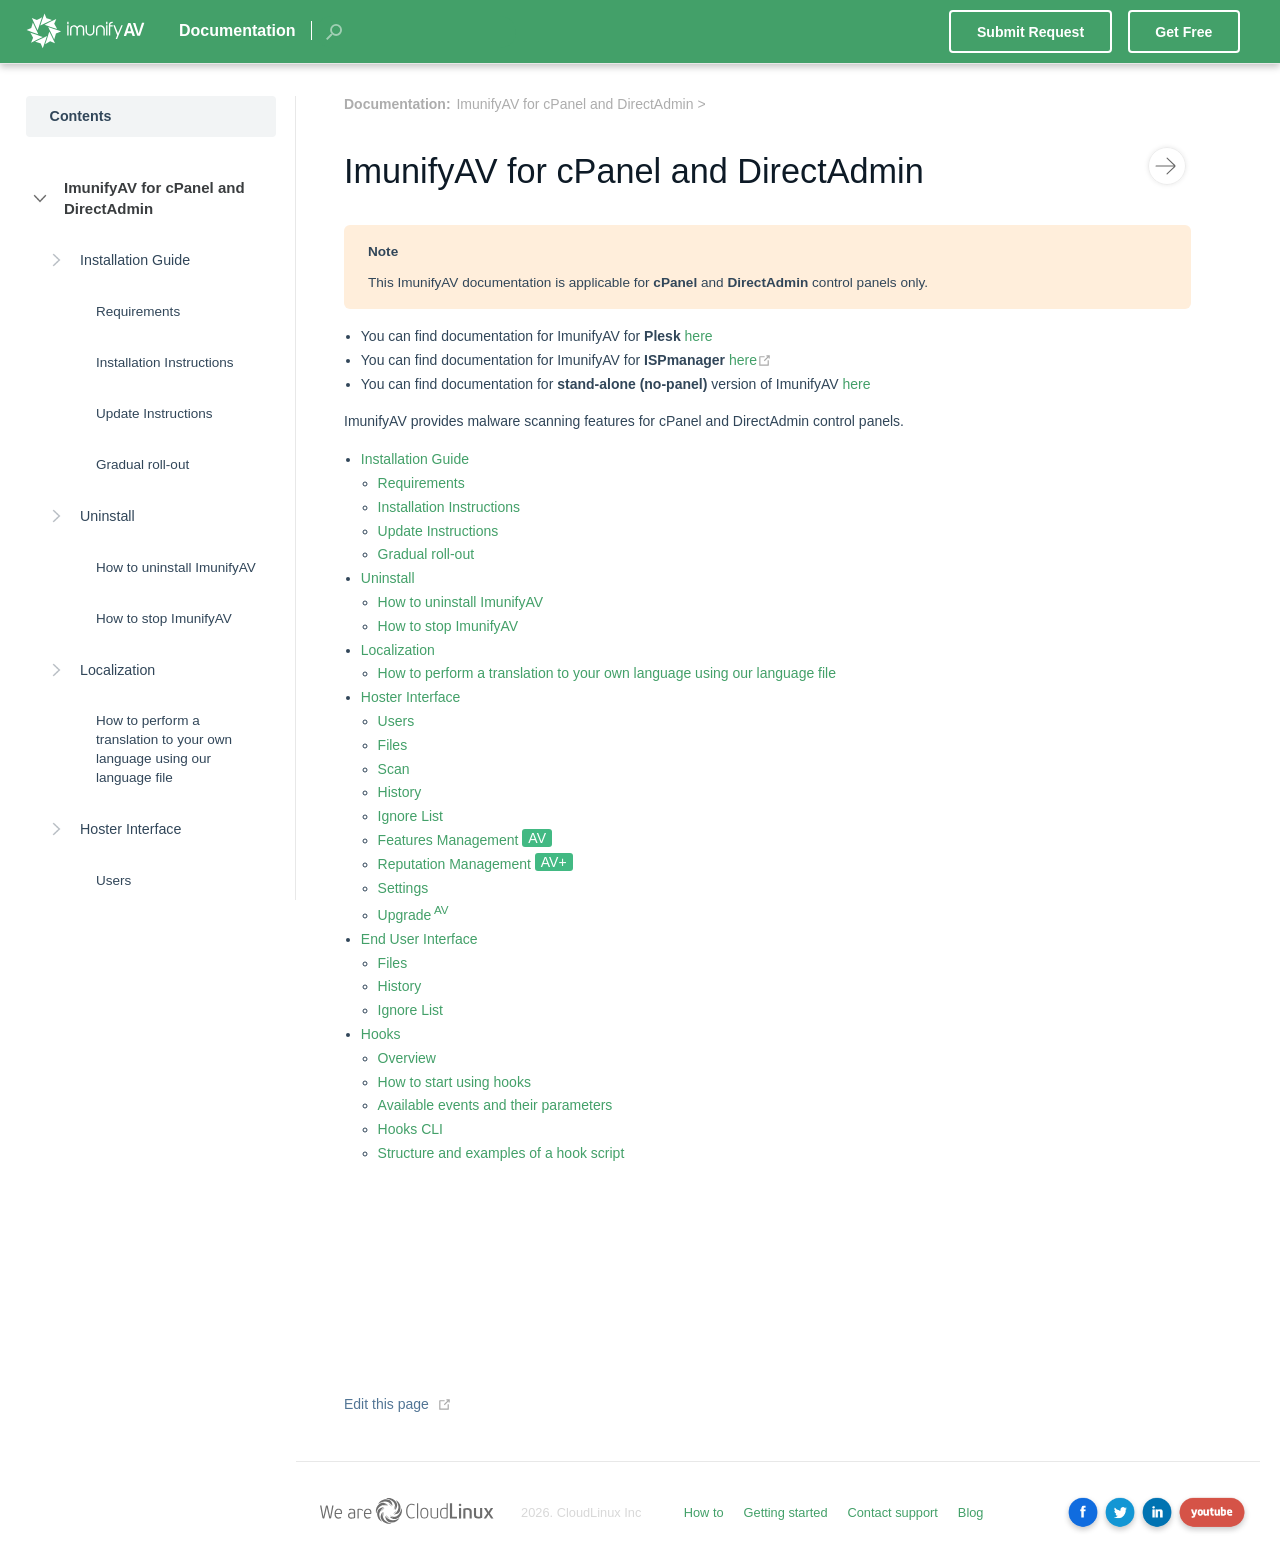
<file: index.html>
<!DOCTYPE html>
<html lang="en-US">
  <head>
    <meta charset="utf-8">
    <meta name="viewport" content="width=device-width,initial-scale=1">
    <title>Documentation</title>
    <meta name="generator" content="VuePress 1.4.1">
    <link rel="icon" href="/favicon.ico">
    <meta name="description" content="ImunifyAV documentation">
    <meta name="twitter:title" content="">
    <meta name="twitter:description" content="">
    <meta name="twitter:card" content="summary">
    <meta name="twitter:url" content="https://docs.imunifyav.com/">
    <meta property="og:type" content="article">
    <meta property="og:title" content="">
    <meta property="og:description" content="">
    <meta property="og:url" content="https://docs.imunifyav.com/">
    <meta property="og:site_name" content="ImunifyAV Documentation">
    <meta itemprop="name" content="">
    <meta itemprop="description" content="">
    <link rel="preload" href="/assets/css/0.styles.b5146795.css" as="style"><link rel="preload" href="/assets/js/app.5a6a1f89.js" as="script"><link rel="preload" href="/assets/js/4.d98e7ef8.js" as="script"><link rel="preload" href="/assets/js/1.39785b34.js" as="script"><link rel="preload" href="/assets/js/23.39763936.js" as="script"><link rel="prefetch" href="/assets/js/10.0582e994.js"><link rel="prefetch" href="/assets/js/11.f46d707a.js"><link rel="prefetch" href="/assets/js/12.56127b43.js"><link rel="prefetch" href="/assets/js/13.22dc18b8.js"><link rel="prefetch" href="/assets/js/14.afa5e2a9.js"><link rel="prefetch" href="/assets/js/15.97d8e16d.js"><link rel="prefetch" href="/assets/js/16.ca5aa319.js"><link rel="prefetch" href="/assets/js/17.6d3ed851.js"><link rel="prefetch" href="/assets/js/18.82a40c41.js"><link rel="prefetch" href="/assets/js/19.13257bc5.js"><link rel="prefetch" href="/assets/js/20.c76c3cb4.js"><link rel="prefetch" href="/assets/js/21.75d6593e.js"><link rel="prefetch" href="/assets/js/22.868b172b.js"><link rel="prefetch" href="/assets/js/24.e174680a.js"><link rel="prefetch" href="/assets/js/25.fee753c3.js"><link rel="prefetch" href="/assets/js/26.f446f9b6.js"><link rel="prefetch" href="/assets/js/27.d63d34c0.js"><link rel="prefetch" href="/assets/js/28.e86d7712.js"><link rel="prefetch" href="/assets/js/29.fafe201a.js"><link rel="prefetch" href="/assets/js/30.70d0546b.js"><link rel="prefetch" href="/assets/js/5.2d17926f.js"><link rel="prefetch" href="/assets/js/6.3bf8a622.js"><link rel="prefetch" href="/assets/js/7.4620303c.js"><link rel="prefetch" href="/assets/js/8.20304c2f.js"><link rel="prefetch" href="/assets/js/9.33a237a5.js"><link rel="prefetch" href="/assets/js/vendors~docsearch.c61a622c.js">
    <link rel="stylesheet" href="/assets/css/0.styles.b5146795.css">
  </head>
  <body>
    <div id="app" data-server-rendered="true"><div class="theme-container"><header class="navbar"><div class="sidebar-button"><svg xmlns="http://www.w3.org/2000/svg" aria-hidden="true" role="img" viewBox="0 0 448 512" class="icon"><path fill="currentColor" d="M436 124H12c-6.627 0-12-5.373-12-12V80c0-6.627 5.373-12 12-12h424c6.627 0 12 5.373 12 12v32c0 6.627-5.373 12-12 12zm0 160H12c-6.627 0-12-5.373-12-12v-32c0-6.627 5.373-12 12-12h424c6.627 0 12 5.373 12 12v32c0 6.627-5.373 12-12 12zm0 160H12c-6.627 0-12-5.373-12-12v-32c0-6.627 5.373-12 12-12h424c6.627 0 12 5.373 12 12v32c0 6.627-5.373 12-12 12z"></path></svg></div> <a href="/" class="home-link router-link-exact-active router-link-active"><img src="/logo.svg" alt="Documentation" class="logo"> <span class="site-name site-name--documentation can-hide">Documentation</span></a> <form id="search-form" class="algolia-search-wrapper search-box"><input id="algolia-search-input" class="search-query"></form> <div class="links" style="max-width:nullpx;"><a href="https://cloudlinux.zendesk.com/hc/en-us/requests/new" target="_blank" class="btn">
      Submit Request
    </a> <a href="https://www.imunify360.com/antivirus" target="_blank" class="btn">
      Get Free
    </a> <nav class="nav-links can-hide"></nav></div></header> <div class="sidebar-mask"></div> <div class="sidebar"><nav class="nav-links"></nav>  <ul class="sidebar-links"><li><div class="sidebar-group first"><div class="sidebar-heading open"><span>Contents</span> <!----></div> <ul class="sidebar-group-items"><li><div class="sidebar-header sidebar-link"><div><a href="/imunifyav/" class="sidebar-link">ImunifyAV for cPanel and DirectAdmin</a></div></div><ul class="sidebar-sub-headers"><li class="collapsible sidebar-sub-header"><div class="sidebar-link-container"><a href="/imunifyav/#installation-guide" class="sidebar-link">Installation Guide</a></div><ul class="sidebar-sub-headers"><li class="sidebar-sub-header"><div><a href="/imunifyav/#requirements" class="sidebar-link">Requirements</a></div></li><li class="sidebar-sub-header"><div><a href="/imunifyav/#installation-instructions" class="sidebar-link">Installation Instructions</a></div></li><li class="sidebar-sub-header"><div><a href="/imunifyav/#update-instructions" class="sidebar-link">Update Instructions</a></div></li><li class="sidebar-sub-header"><div><a href="/imunifyav/#gradual-roll-out" class="sidebar-link">Gradual roll-out</a></div></li></ul></li><li class="collapsible sidebar-sub-header"><div class="sidebar-link-container"><a href="/imunifyav/#uninstall" class="sidebar-link">Uninstall</a></div><ul class="sidebar-sub-headers"><li class="sidebar-sub-header"><div><a href="/imunifyav/#how-to-uninstall-imunifyav" class="sidebar-link">How to uninstall ImunifyAV</a></div></li><li class="sidebar-sub-header"><div><a href="/imunifyav/#how-to-stop-imunifyav" class="sidebar-link">How to stop ImunifyAV</a></div></li></ul></li><li class="collapsible sidebar-sub-header"><div class="sidebar-link-container"><a href="/imunifyav/#localization" class="sidebar-link">Localization</a></div><ul class="sidebar-sub-headers"><li class="sidebar-sub-header"><div><a href="/imunifyav/#how-to-perform-a-translation-to-your-own-language-using-our-language-file" class="sidebar-link">How to perform a translation to your own language using our language file</a></div></li></ul></li><li class="collapsible sidebar-sub-header"><div class="sidebar-link-container"><a href="/imunifyav/#hoster-interface" class="sidebar-link">Hoster Interface</a></div><ul class="sidebar-sub-headers"><li class="sidebar-sub-header"><div><a href="/imunifyav/#users" class="sidebar-link">Users</a></div></li><li class="sidebar-sub-header"><div><a href="/imunifyav/#files" class="sidebar-link">Files</a></div></li><li class="sidebar-sub-header"><div><a href="/imunifyav/#scan" class="sidebar-link">Scan</a></div></li><li class="sidebar-sub-header"><div><a href="/imunifyav/#history" class="sidebar-link">History</a></div></li><li class="sidebar-sub-header"><div><a href="/imunifyav/#ignore-list" class="sidebar-link">Ignore List</a></div></li><li class="sidebar-sub-header"><div><a href="/imunifyav/#features-management" class="sidebar-link">Features Management</a></div></li><li class="sidebar-sub-header"><div><a href="/imunifyav/#reputation-management" class="sidebar-link">Reputation Management</a></div></li><li class="sidebar-sub-header"><div><a href="/imunifyav/#settings" class="sidebar-link">Settings</a></div></li><li class="sidebar-sub-header"><div><a href="/imunifyav/#upgrade-av" class="sidebar-link">Upgrade</a></div></li></ul></li><li class="collapsible sidebar-sub-header"><div class="sidebar-link-container"><a href="/imunifyav/#end-user-interface" class="sidebar-link">End User Interface</a></div><ul class="sidebar-sub-headers"><li class="sidebar-sub-header"><div><a href="/imunifyav/#files-2" class="sidebar-link">Files</a></div></li><li class="sidebar-sub-header"><div><a href="/imunifyav/#history-2" class="sidebar-link">History</a></div></li><li class="sidebar-sub-header"><div><a href="/imunifyav/#ignore-list-2" class="sidebar-link">Ignore List</a></div></li></ul></li><li class="collapsible sidebar-sub-header"><div class="sidebar-link-container"><a href="/imunifyav/#hooks" class="sidebar-link">Hooks</a></div><ul class="sidebar-sub-headers"><li class="sidebar-sub-header"><div><a href="/imunifyav/#overview" class="sidebar-link">Overview</a></div></li><li class="sidebar-sub-header"><div><a href="/imunifyav/#how-to-start-using-hooks" class="sidebar-link">How to start using hooks</a></div></li><li class="sidebar-sub-header"><div><a href="/imunifyav/#available-events-and-their-parameters" class="sidebar-link">Available events and their parameters</a></div></li><li class="sidebar-sub-header"><div><a href="/imunifyav/#hooks-cli" class="sidebar-link">Hooks CLI</a></div></li><li class="sidebar-sub-header"><div><a href="/imunifyav/#structure-and-examples-of-a-hook-script" class="sidebar-link">Structure and examples of a hook script</a></div></li></ul></li></ul></li><li><div class="sidebar-header sidebar-link"><div><a href="/cli/" class="sidebar-link">Command-Line Interface</a></div></div><ul class="sidebar-sub-headers"><li class="collapsible sidebar-sub-header"><div><a href="/cli/#add-sudouser" class="sidebar-link">Add-sudouser</a></div></li><li class="collapsible sidebar-sub-header"><div><a href="/cli/#checkdb" class="sidebar-link">Checkdb</a></div></li><li class="collapsible sidebar-sub-header"><div><a href="/cli/#check-domains" class="sidebar-link">Check-domains</a></div></li><li class="collapsible sidebar-sub-header"><div><a href="/cli/#config-update" class="sidebar-link">Config update</a></div></li><li class="collapsible sidebar-sub-header"><div><a href="/cli/#delete-sudouser" class="sidebar-link">Delete-sudouser</a></div></li><li class="collapsible sidebar-sub-header"><div><a href="/cli/#doctor" class="sidebar-link">Doctor</a></div></li><li class="collapsible sidebar-sub-header"><div><a href="/cli/#infected-domains" class="sidebar-link">Infected-domains</a></div></li><li class="collapsible sidebar-sub-header"><div><a href="/cli/#feature-management" class="sidebar-link">Feature-management</a></div></li><li class="collapsible sidebar-sub-header"><div><a href="/cli/#hooks" class="sidebar-link">Hooks</a></div></li><li class="collapsible sidebar-sub-header"><div><a href="/cli/#malware" class="sidebar-link">Malware</a></div></li><li class="collapsible sidebar-sub-header"><div><a href="/cli/#notifications-config" class="sidebar-link">Notifications config</a></div></li><li class="collapsible sidebar-sub-header"><div><a href="/cli/#register" class="sidebar-link">Register</a></div></li><li class="collapsible sidebar-sub-header"><div><a href="/cli/#rstatus" class="sidebar-link">Rstatus</a></div></li><li class="collapsible sidebar-sub-header"><div><a href="/cli/#start" class="sidebar-link">Start</a></div></li><li class="collapsible sidebar-sub-header"><div><a href="/cli/#unregister" class="sidebar-link">Unregister</a></div></li><li class="collapsible sidebar-sub-header"><div><a href="/cli/#update" class="sidebar-link">Update</a></div></li><li class="collapsible sidebar-sub-header"><div><a href="/cli/#update-license" class="sidebar-link">Update-license</a></div></li><li class="collapsible sidebar-sub-header"><div><a href="/cli/#version" class="sidebar-link">Version</a></div></li><li class="collapsible sidebar-sub-header"><div><a href="/cli/#how-to-apply-changes-from-cli" class="sidebar-link">How to apply changes from CLI</a></div></li></ul></li><li><div><a href="/stand_alone_mode/" class="sidebar-link">Stand-alone version of ImunifyAV+</a></div></li><li><div class="sidebar-header sidebar-link"><div><a href="/imunifyav_for_plesk/" class="sidebar-link">ImunifyAV(+) for Plesk</a></div></div><ul class="sidebar-sub-headers"><li class="collapsible sidebar-sub-header"><div class="sidebar-link-container"><a href="/imunifyav_for_plesk/#general-overview" class="sidebar-link">General overview</a></div><ul class="sidebar-sub-headers"><li class="sidebar-sub-header"><div><a href="/imunifyav_for_plesk/#key-features" class="sidebar-link">Key features</a></div></li><li class="sidebar-sub-header"><div><a href="/imunifyav_for_plesk/#editions-available" class="sidebar-link">Editions available</a></div></li><li class="sidebar-sub-header"><div><a href="/imunifyav_for_plesk/#comparison-table" class="sidebar-link">Comparison table</a></div></li></ul></li><li class="collapsible sidebar-sub-header"><div class="sidebar-link-container"><a href="/imunifyav_for_plesk/#quick-introduction-for-server-admins" class="sidebar-link">Quick introduction for server admins</a></div><ul class="sidebar-sub-headers"><li class="sidebar-sub-header"><div><a href="/imunifyav_for_plesk/#premium-imunifyav-version-and-automatic-malware-cleanup" class="sidebar-link">Premium (ImunifyAV+) version and automatic malware cleanup</a></div></li><li class="sidebar-sub-header"><div><a href="/imunifyav_for_plesk/#video" class="sidebar-link">Video</a></div></li></ul></li><li class="collapsible sidebar-sub-header"><div><a href="/imunifyav_for_plesk/#quick-introduction-for-users" class="sidebar-link">Quick introduction for users</a></div></li><li class="collapsible sidebar-sub-header"><div class="sidebar-link-container"><a href="/imunifyav_for_plesk/#explanations" class="sidebar-link">Explanations</a></div><ul class="sidebar-sub-headers"><li class="sidebar-sub-header"><div><a href="/imunifyav_for_plesk/#explaining-the-domain-tab" class="sidebar-link">Explaining the Domain tab</a></div></li><li class="sidebar-sub-header"><div><a href="/imunifyav_for_plesk/#explaining-the-settings-tab" class="sidebar-link">Explaining the Settings tab</a></div></li><li class="sidebar-sub-header"><div><a href="/imunifyav_for_plesk/#how-to-activate-a-license-key-for-paid-versions" class="sidebar-link">How to activate a license key (for paid versions)</a></div></li><li class="sidebar-sub-header"><div><a href="/imunifyav_for_plesk/#how-the-antivirus-removes-malware" class="sidebar-link">How the Antivirus removes malware</a></div></li></ul></li><li class="collapsible sidebar-sub-header"><div class="sidebar-link-container"><a href="/imunifyav_for_plesk/#faq" class="sidebar-link">FAQ</a></div><ul class="sidebar-sub-headers"><li class="sidebar-sub-header"><div><a href="/imunifyav_for_plesk/#does-imunifyav-protect-websites" class="sidebar-link">Does ImunifyAV protect websites?</a></div></li><li class="sidebar-sub-header"><div><a href="/imunifyav_for_plesk/#my-websites-are-clean-what-to-do-next" class="sidebar-link">My websites are clean, what to do next?</a></div></li><li class="sidebar-sub-header"><div><a href="/imunifyav_for_plesk/#my-websites-are-infected-what-to-do-next" class="sidebar-link">My websites are infected, what to do next?</a></div></li><li class="sidebar-sub-header"><div><a href="/imunifyav_for_plesk/#what-to-do-when-antivirus-has-detected-malware-in-the-legitimate-file" class="sidebar-link">What to do when antivirus has detected malware in the legitimate file?</a></div></li><li class="sidebar-sub-header"><div><a href="/imunifyav_for_plesk/#how-to-speed-up-the-antivirus" class="sidebar-link">How to speed up the Antivirus?</a></div></li><li class="sidebar-sub-header"><div><a href="/imunifyav_for_plesk/#how-to-update-the-antivirus" class="sidebar-link">How to update the Antivirus?</a></div></li><li class="sidebar-sub-header"><div><a href="/imunifyav_for_plesk/#what-if-the-antivirus-has-not-detected-some-malicious-files" class="sidebar-link">What if the Antivirus has not detected some malicious files?</a></div></li><li class="sidebar-sub-header"><div><a href="/imunifyav_for_plesk/#where-can-i-find-the-imunifyav-log-file-on-plesk" class="sidebar-link">Where can I find the ImunifyAV log file on Plesk?</a></div></li><li class="sidebar-sub-header"><div><a href="/imunifyav_for_plesk/#dashboard-says-scan-failed-with-no-related-error-message" class="sidebar-link">Dashboard says &quot;scan failed&quot; with no related error message</a></div></li></ul></li><li class="collapsible sidebar-sub-header"><div class="sidebar-link-container"><a href="/imunifyav_for_plesk/#troubleshooting" class="sidebar-link">Troubleshooting</a></div><ul class="sidebar-sub-headers"><li class="sidebar-sub-header"><div><a href="/imunifyav_for_plesk/#i-payed-for-the-extension-but-it-is-not-yet-premium" class="sidebar-link">I payed for the extension, but it is not yet Premium</a></div></li><li class="sidebar-sub-header"><div><a href="/imunifyav_for_plesk/#i-click-the-scan-button-but-it-doesn-t-start-scanning" class="sidebar-link">I click the Scan button, but it doesn’t start scanning</a></div></li><li class="sidebar-sub-header"><div><a href="/imunifyav_for_plesk/#the-antivirus-doesn-t-cleanup-some-of-malicious-files" class="sidebar-link">The Antivirus doesn’t cleanup some of malicious files</a></div></li><li class="sidebar-sub-header"><div><a href="/imunifyav_for_plesk/#i-scheduled-re-scanning-for-today-but-it-does-not-start-at-specified-time" class="sidebar-link">I scheduled re-scanning for today but it does not start at specified time</a></div></li><li class="sidebar-sub-header"><div><a href="/imunifyav_for_plesk/#when-i-click-the-scan-all-button-the-websites-start-scanning-in-random-order" class="sidebar-link">When I click the Scan All button the websites start scanning in random order</a></div></li><li class="sidebar-sub-header"><div><a href="/imunifyav_for_plesk/#when-i-click-scan-or-clean-it-fails" class="sidebar-link">When I click Scan or Clean it fails</a></div></li><li class="sidebar-sub-header"><div><a href="/imunifyav_for_plesk/#problem-with-websites-cleanup" class="sidebar-link">Problem with websites cleanup</a></div></li></ul></li><li class="collapsible sidebar-sub-header"><div><a href="/imunifyav_for_plesk/#removing-imunifyav-for-plesk" class="sidebar-link">Removing ImunifyAV for Plesk</a></div></li><li class="collapsible sidebar-sub-header"><div class="sidebar-link-container"><a href="/imunifyav_for_plesk/#extension-diagnostics" class="sidebar-link">Extension diagnostics</a></div><ul class="sidebar-sub-headers"><li class="sidebar-sub-header"><div><a href="/imunifyav_for_plesk/#how-to-collect-plesk-debug-log" class="sidebar-link">How to collect Plesk debug log</a></div></li></ul></li></ul></li><li><div><a href="/imunifyav_for_ispmanager/" class="sidebar-link">ImunifyAV/ImunifyAV+ for ISPmanager</a></div></li><li><div class="sidebar-header sidebar-link"><div><a href="/faq_and_known_issues/" class="sidebar-link">FAQ and Known Issues</a></div></div><ul class="sidebar-sub-headers"></ul></li></ul></div></li></ul> </div> <div class="page"> <div class="breadcrumb-wrapper page-breadcrumb" data-v-5e0e0acf><span class="breadcrumb-title" data-v-5e0e0acf>Documentation:</span> </div> <div class="page-nav-wrapper"><!----></div> <div class="content content__default"></div> <div class="page-edit"><div class="edit-link"><a href="https://github.com/cloudlinux/imunifyav-doc/edit/dev/docs/README.md" target="_blank" rel="noopener noreferrer">Edit this page</a> <svg xmlns="http://www.w3.org/2000/svg" aria-hidden="true" x="0px" y="0px" viewBox="0 0 100 100" width="15" height="15" class="icon outbound"><path fill="currentColor" d="M18.8,85.1h56l0,0c2.2,0,4-1.8,4-4v-32h-8v28h-48v-48h28v-8h-32l0,0c-2.2,0-4,1.8-4,4v56C14.8,83.3,16.6,85.1,18.8,85.1z"></path> <polygon fill="currentColor" points="45.7,48.7 51.3,54.3 77.2,28.5 77.2,37.2 85.2,37.2 85.2,14.9 62.8,14.9 62.8,22.9 71.5,22.9"></polygon></svg></div> <!----></div> <div class="back-to-top" data-v-5366e0dd><a href="/#app" class="nav-arrow top back-to-top__link" data-v-5366e0dd></a></div> </div> <div class="footer" data-v-20b89de8><div data-v-20b89de8><a href="https://cloudlinux.com" data-v-20b89de8><img src="/assets/img/we-are-cloudlinux.783ed390.svg" alt="We are Cloudlinux" data-v-20b89de8></a></div> <div class="footer-company-title" data-v-20b89de8>2020. CloudLinux Inc</div> <div data-v-20b89de8><div data-v-20b89de8><a href="https://cloudlinux.zendesk.com/hc/sections/115001344329-How-do-I" target="_blank" data-v-20b89de8>How to</a></div><div data-v-20b89de8><a href="https://www.imunify360.com/antivirus" target="_blank" data-v-20b89de8>Getting started</a></div><div data-v-20b89de8><a href="https://cloudlinux.zendesk.com/hc/requests/new" target="_blank" data-v-20b89de8>Contact support</a></div><div data-v-20b89de8><a href="https://www.imunify360.com/blog" target="_blank" data-v-20b89de8>Blog</a></div></div> <div class="social" data-v-20b89de8><span class="footer-social-text" data-v-20b89de8></span> <a href="https://www.facebook.com/imunify360/" target="_blank" data-v-20b89de8><img src="/fb.png" class="footer-social-logo" data-v-20b89de8></a><a href="https://twitter.com/imunify360/" target="_blank" data-v-20b89de8><img src="/tw.png" class="footer-social-logo" data-v-20b89de8></a><a href="https://linkedin.com/company/cloudlinux" target="_blank" data-v-20b89de8><img src="/in.png" class="footer-social-logo" data-v-20b89de8></a><a href="https://www.youtube.com/channel/UCcW6dDJjcy41c7Hl_5LdLZQ" target="_blank" data-v-20b89de8><img src="/ytube.png" class="footer-social-logo" data-v-20b89de8></a></div></div> <!----></div><div class="global-ui"></div></div>
    <script src="/assets/js/app.5a6a1f89.js" defer></script><script src="/assets/js/4.d98e7ef8.js" defer></script><script src="/assets/js/1.39785b34.js" defer></script><script src="/assets/js/23.39763936.js" defer></script>
  </body>
</html>
</file>
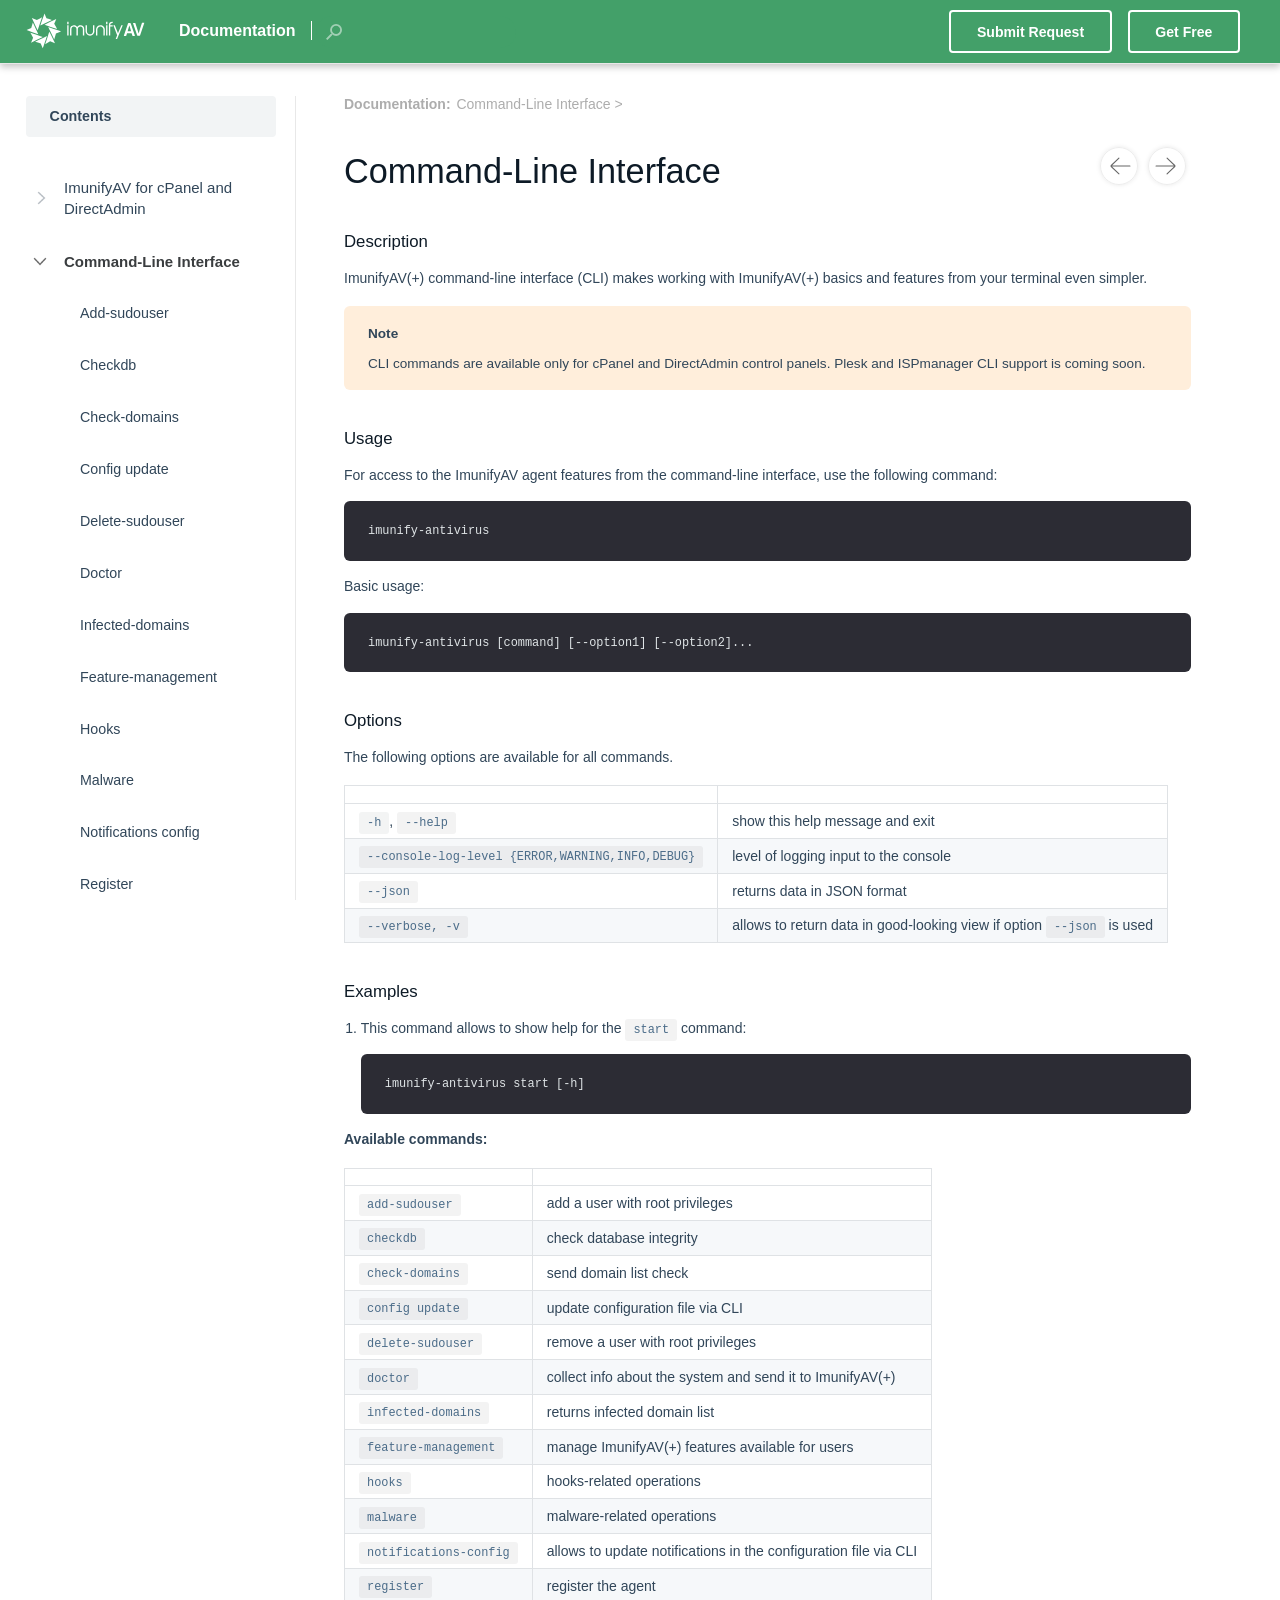
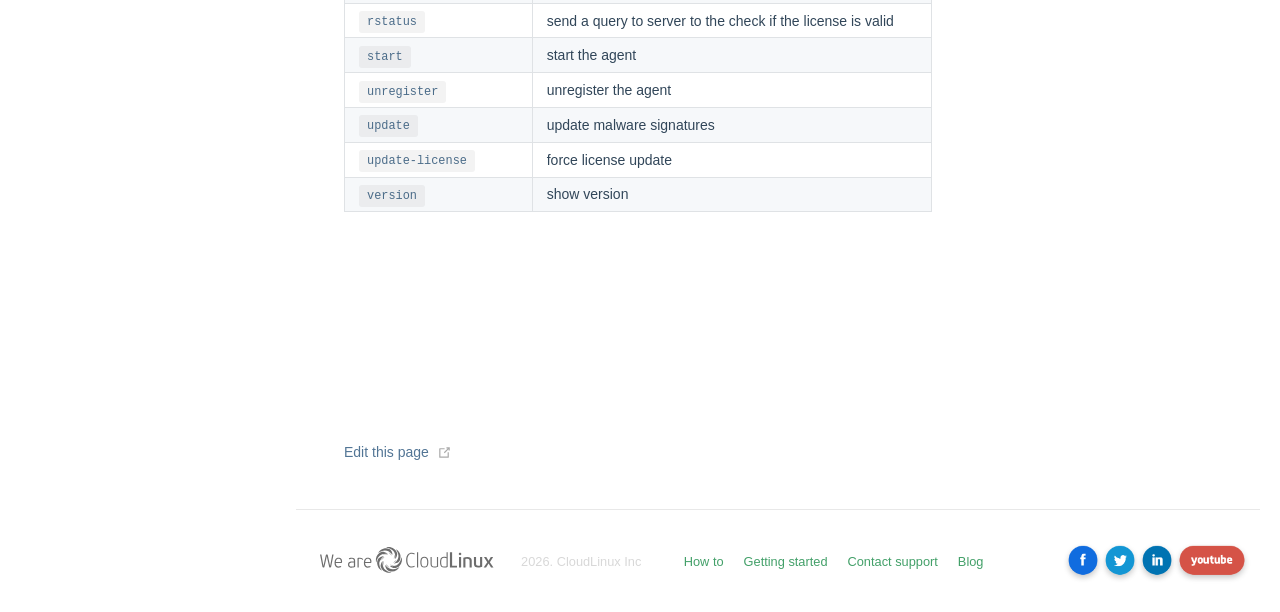
<file: cli/index.html>
<!DOCTYPE html>
<html lang="en-US">
  <head>
    <meta charset="utf-8">
    <meta name="viewport" content="width=device-width,initial-scale=1">
    <title>Command-Line Interface | Documentation</title>
    <meta name="generator" content="VuePress 1.4.1">
    <link rel="icon" href="/favicon.ico">
    <meta name="description" content="::: tip Note
CLI commands are available only for cPanel and DirectAdmin control panels. Plesk and ISPmanager CLI support is coming soon.
:::">
    <meta name="twitter:title" content="Command-Line Interface">
    <meta name="twitter:description" content="::: tip Note
CLI commands are available only for cPanel and DirectAdmin control panels. Plesk and ISPmanager CLI support is coming soon.
:::">
    <meta name="twitter:card" content="summary">
    <meta name="twitter:url" content="https://docs.imunifyav.com/cli/">
    <meta property="og:type" content="article">
    <meta property="og:title" content="Command-Line Interface">
    <meta property="og:description" content="::: tip Note
CLI commands are available only for cPanel and DirectAdmin control panels. Plesk and ISPmanager CLI support is coming soon.
:::">
    <meta property="og:url" content="https://docs.imunifyav.com/cli/">
    <meta property="og:site_name" content="ImunifyAV Documentation">
    <meta itemprop="name" content="Command-Line Interface">
    <meta itemprop="description" content="::: tip Note
CLI commands are available only for cPanel and DirectAdmin control panels. Plesk and ISPmanager CLI support is coming soon.
:::">
    <link rel="preload" href="/assets/css/0.styles.b5146795.css" as="style"><link rel="preload" href="/assets/js/app.5a6a1f89.js" as="script"><link rel="preload" href="/assets/js/4.d98e7ef8.js" as="script"><link rel="preload" href="/assets/js/1.39785b34.js" as="script"><link rel="preload" href="/assets/js/24.e174680a.js" as="script"><link rel="prefetch" href="/assets/js/10.0582e994.js"><link rel="prefetch" href="/assets/js/11.f46d707a.js"><link rel="prefetch" href="/assets/js/12.56127b43.js"><link rel="prefetch" href="/assets/js/13.22dc18b8.js"><link rel="prefetch" href="/assets/js/14.afa5e2a9.js"><link rel="prefetch" href="/assets/js/15.97d8e16d.js"><link rel="prefetch" href="/assets/js/16.ca5aa319.js"><link rel="prefetch" href="/assets/js/17.6d3ed851.js"><link rel="prefetch" href="/assets/js/18.82a40c41.js"><link rel="prefetch" href="/assets/js/19.13257bc5.js"><link rel="prefetch" href="/assets/js/20.c76c3cb4.js"><link rel="prefetch" href="/assets/js/21.75d6593e.js"><link rel="prefetch" href="/assets/js/22.868b172b.js"><link rel="prefetch" href="/assets/js/23.39763936.js"><link rel="prefetch" href="/assets/js/25.fee753c3.js"><link rel="prefetch" href="/assets/js/26.f446f9b6.js"><link rel="prefetch" href="/assets/js/27.d63d34c0.js"><link rel="prefetch" href="/assets/js/28.e86d7712.js"><link rel="prefetch" href="/assets/js/29.fafe201a.js"><link rel="prefetch" href="/assets/js/30.70d0546b.js"><link rel="prefetch" href="/assets/js/5.2d17926f.js"><link rel="prefetch" href="/assets/js/6.3bf8a622.js"><link rel="prefetch" href="/assets/js/7.4620303c.js"><link rel="prefetch" href="/assets/js/8.20304c2f.js"><link rel="prefetch" href="/assets/js/9.33a237a5.js"><link rel="prefetch" href="/assets/js/vendors~docsearch.c61a622c.js">
    <link rel="stylesheet" href="/assets/css/0.styles.b5146795.css">
  </head>
  <body>
    <div id="app" data-server-rendered="true"><div class="theme-container"><header class="navbar"><div class="sidebar-button"><svg xmlns="http://www.w3.org/2000/svg" aria-hidden="true" role="img" viewBox="0 0 448 512" class="icon"><path fill="currentColor" d="M436 124H12c-6.627 0-12-5.373-12-12V80c0-6.627 5.373-12 12-12h424c6.627 0 12 5.373 12 12v32c0 6.627-5.373 12-12 12zm0 160H12c-6.627 0-12-5.373-12-12v-32c0-6.627 5.373-12 12-12h424c6.627 0 12 5.373 12 12v32c0 6.627-5.373 12-12 12zm0 160H12c-6.627 0-12-5.373-12-12v-32c0-6.627 5.373-12 12-12h424c6.627 0 12 5.373 12 12v32c0 6.627-5.373 12-12 12z"></path></svg></div> <a href="/" class="home-link router-link-active"><img src="/logo.svg" alt="Documentation" class="logo"> <span class="site-name site-name--documentation can-hide">Documentation</span></a> <form id="search-form" class="algolia-search-wrapper search-box"><input id="algolia-search-input" class="search-query"></form> <div class="links" style="max-width:nullpx;"><a href="https://cloudlinux.zendesk.com/hc/en-us/requests/new" target="_blank" class="btn">
      Submit Request
    </a> <a href="https://www.imunify360.com/antivirus" target="_blank" class="btn">
      Get Free
    </a> <nav class="nav-links can-hide"></nav></div></header> <div class="sidebar-mask"></div> <div class="sidebar"><nav class="nav-links"></nav>  <ul class="sidebar-links"><li><div class="sidebar-group first"><div class="sidebar-heading open"><span>Contents</span> <!----></div> <ul class="sidebar-group-items"><li><div class="sidebar-header sidebar-link"><div><a href="/imunifyav/" class="sidebar-link">ImunifyAV for cPanel and DirectAdmin</a></div></div><ul class="sidebar-sub-headers"><li class="collapsible sidebar-sub-header"><div class="sidebar-link-container"><a href="/imunifyav/#installation-guide" class="sidebar-link">Installation Guide</a></div><ul class="sidebar-sub-headers"><li class="sidebar-sub-header"><div><a href="/imunifyav/#requirements" class="sidebar-link">Requirements</a></div></li><li class="sidebar-sub-header"><div><a href="/imunifyav/#installation-instructions" class="sidebar-link">Installation Instructions</a></div></li><li class="sidebar-sub-header"><div><a href="/imunifyav/#update-instructions" class="sidebar-link">Update Instructions</a></div></li><li class="sidebar-sub-header"><div><a href="/imunifyav/#gradual-roll-out" class="sidebar-link">Gradual roll-out</a></div></li></ul></li><li class="collapsible sidebar-sub-header"><div class="sidebar-link-container"><a href="/imunifyav/#uninstall" class="sidebar-link">Uninstall</a></div><ul class="sidebar-sub-headers"><li class="sidebar-sub-header"><div><a href="/imunifyav/#how-to-uninstall-imunifyav" class="sidebar-link">How to uninstall ImunifyAV</a></div></li><li class="sidebar-sub-header"><div><a href="/imunifyav/#how-to-stop-imunifyav" class="sidebar-link">How to stop ImunifyAV</a></div></li></ul></li><li class="collapsible sidebar-sub-header"><div class="sidebar-link-container"><a href="/imunifyav/#localization" class="sidebar-link">Localization</a></div><ul class="sidebar-sub-headers"><li class="sidebar-sub-header"><div><a href="/imunifyav/#how-to-perform-a-translation-to-your-own-language-using-our-language-file" class="sidebar-link">How to perform a translation to your own language using our language file</a></div></li></ul></li><li class="collapsible sidebar-sub-header"><div class="sidebar-link-container"><a href="/imunifyav/#hoster-interface" class="sidebar-link">Hoster Interface</a></div><ul class="sidebar-sub-headers"><li class="sidebar-sub-header"><div><a href="/imunifyav/#users" class="sidebar-link">Users</a></div></li><li class="sidebar-sub-header"><div><a href="/imunifyav/#files" class="sidebar-link">Files</a></div></li><li class="sidebar-sub-header"><div><a href="/imunifyav/#scan" class="sidebar-link">Scan</a></div></li><li class="sidebar-sub-header"><div><a href="/imunifyav/#history" class="sidebar-link">History</a></div></li><li class="sidebar-sub-header"><div><a href="/imunifyav/#ignore-list" class="sidebar-link">Ignore List</a></div></li><li class="sidebar-sub-header"><div><a href="/imunifyav/#features-management" class="sidebar-link">Features Management</a></div></li><li class="sidebar-sub-header"><div><a href="/imunifyav/#reputation-management" class="sidebar-link">Reputation Management</a></div></li><li class="sidebar-sub-header"><div><a href="/imunifyav/#settings" class="sidebar-link">Settings</a></div></li><li class="sidebar-sub-header"><div><a href="/imunifyav/#upgrade-av" class="sidebar-link">Upgrade</a></div></li></ul></li><li class="collapsible sidebar-sub-header"><div class="sidebar-link-container"><a href="/imunifyav/#end-user-interface" class="sidebar-link">End User Interface</a></div><ul class="sidebar-sub-headers"><li class="sidebar-sub-header"><div><a href="/imunifyav/#files-2" class="sidebar-link">Files</a></div></li><li class="sidebar-sub-header"><div><a href="/imunifyav/#history-2" class="sidebar-link">History</a></div></li><li class="sidebar-sub-header"><div><a href="/imunifyav/#ignore-list-2" class="sidebar-link">Ignore List</a></div></li></ul></li><li class="collapsible sidebar-sub-header"><div class="sidebar-link-container"><a href="/imunifyav/#hooks" class="sidebar-link">Hooks</a></div><ul class="sidebar-sub-headers"><li class="sidebar-sub-header"><div><a href="/imunifyav/#overview" class="sidebar-link">Overview</a></div></li><li class="sidebar-sub-header"><div><a href="/imunifyav/#how-to-start-using-hooks" class="sidebar-link">How to start using hooks</a></div></li><li class="sidebar-sub-header"><div><a href="/imunifyav/#available-events-and-their-parameters" class="sidebar-link">Available events and their parameters</a></div></li><li class="sidebar-sub-header"><div><a href="/imunifyav/#hooks-cli" class="sidebar-link">Hooks CLI</a></div></li><li class="sidebar-sub-header"><div><a href="/imunifyav/#structure-and-examples-of-a-hook-script" class="sidebar-link">Structure and examples of a hook script</a></div></li></ul></li></ul></li><li><div class="active collapsed sidebar-header sidebar-link"><div class="active"><a href="/cli/" class="active sidebar-link">Command-Line Interface</a></div></div><ul class="sidebar-sub-headers"><li class="collapsible sidebar-sub-header"><div><a href="/cli/#add-sudouser" class="sidebar-link">Add-sudouser</a></div></li><li class="collapsible sidebar-sub-header"><div><a href="/cli/#checkdb" class="sidebar-link">Checkdb</a></div></li><li class="collapsible sidebar-sub-header"><div><a href="/cli/#check-domains" class="sidebar-link">Check-domains</a></div></li><li class="collapsible sidebar-sub-header"><div><a href="/cli/#config-update" class="sidebar-link">Config update</a></div></li><li class="collapsible sidebar-sub-header"><div><a href="/cli/#delete-sudouser" class="sidebar-link">Delete-sudouser</a></div></li><li class="collapsible sidebar-sub-header"><div><a href="/cli/#doctor" class="sidebar-link">Doctor</a></div></li><li class="collapsible sidebar-sub-header"><div><a href="/cli/#infected-domains" class="sidebar-link">Infected-domains</a></div></li><li class="collapsible sidebar-sub-header"><div><a href="/cli/#feature-management" class="sidebar-link">Feature-management</a></div></li><li class="collapsible sidebar-sub-header"><div><a href="/cli/#hooks" class="sidebar-link">Hooks</a></div></li><li class="collapsible sidebar-sub-header"><div><a href="/cli/#malware" class="sidebar-link">Malware</a></div></li><li class="collapsible sidebar-sub-header"><div><a href="/cli/#notifications-config" class="sidebar-link">Notifications config</a></div></li><li class="collapsible sidebar-sub-header"><div><a href="/cli/#register" class="sidebar-link">Register</a></div></li><li class="collapsible sidebar-sub-header"><div><a href="/cli/#rstatus" class="sidebar-link">Rstatus</a></div></li><li class="collapsible sidebar-sub-header"><div><a href="/cli/#start" class="sidebar-link">Start</a></div></li><li class="collapsible sidebar-sub-header"><div><a href="/cli/#unregister" class="sidebar-link">Unregister</a></div></li><li class="collapsible sidebar-sub-header"><div><a href="/cli/#update" class="sidebar-link">Update</a></div></li><li class="collapsible sidebar-sub-header"><div><a href="/cli/#update-license" class="sidebar-link">Update-license</a></div></li><li class="collapsible sidebar-sub-header"><div><a href="/cli/#version" class="sidebar-link">Version</a></div></li><li class="collapsible sidebar-sub-header"><div><a href="/cli/#how-to-apply-changes-from-cli" class="sidebar-link">How to apply changes from CLI</a></div></li></ul></li><li><div><a href="/stand_alone_mode/" class="sidebar-link">Stand-alone version of ImunifyAV+</a></div></li><li><div class="sidebar-header sidebar-link"><div><a href="/imunifyav_for_plesk/" class="sidebar-link">ImunifyAV(+) for Plesk</a></div></div><ul class="sidebar-sub-headers"><li class="collapsible sidebar-sub-header"><div class="sidebar-link-container"><a href="/imunifyav_for_plesk/#general-overview" class="sidebar-link">General overview</a></div><ul class="sidebar-sub-headers"><li class="sidebar-sub-header"><div><a href="/imunifyav_for_plesk/#key-features" class="sidebar-link">Key features</a></div></li><li class="sidebar-sub-header"><div><a href="/imunifyav_for_plesk/#editions-available" class="sidebar-link">Editions available</a></div></li><li class="sidebar-sub-header"><div><a href="/imunifyav_for_plesk/#comparison-table" class="sidebar-link">Comparison table</a></div></li></ul></li><li class="collapsible sidebar-sub-header"><div class="sidebar-link-container"><a href="/imunifyav_for_plesk/#quick-introduction-for-server-admins" class="sidebar-link">Quick introduction for server admins</a></div><ul class="sidebar-sub-headers"><li class="sidebar-sub-header"><div><a href="/imunifyav_for_plesk/#premium-imunifyav-version-and-automatic-malware-cleanup" class="sidebar-link">Premium (ImunifyAV+) version and automatic malware cleanup</a></div></li><li class="sidebar-sub-header"><div><a href="/imunifyav_for_plesk/#video" class="sidebar-link">Video</a></div></li></ul></li><li class="collapsible sidebar-sub-header"><div><a href="/imunifyav_for_plesk/#quick-introduction-for-users" class="sidebar-link">Quick introduction for users</a></div></li><li class="collapsible sidebar-sub-header"><div class="sidebar-link-container"><a href="/imunifyav_for_plesk/#explanations" class="sidebar-link">Explanations</a></div><ul class="sidebar-sub-headers"><li class="sidebar-sub-header"><div><a href="/imunifyav_for_plesk/#explaining-the-domain-tab" class="sidebar-link">Explaining the Domain tab</a></div></li><li class="sidebar-sub-header"><div><a href="/imunifyav_for_plesk/#explaining-the-settings-tab" class="sidebar-link">Explaining the Settings tab</a></div></li><li class="sidebar-sub-header"><div><a href="/imunifyav_for_plesk/#how-to-activate-a-license-key-for-paid-versions" class="sidebar-link">How to activate a license key (for paid versions)</a></div></li><li class="sidebar-sub-header"><div><a href="/imunifyav_for_plesk/#how-the-antivirus-removes-malware" class="sidebar-link">How the Antivirus removes malware</a></div></li></ul></li><li class="collapsible sidebar-sub-header"><div class="sidebar-link-container"><a href="/imunifyav_for_plesk/#faq" class="sidebar-link">FAQ</a></div><ul class="sidebar-sub-headers"><li class="sidebar-sub-header"><div><a href="/imunifyav_for_plesk/#does-imunifyav-protect-websites" class="sidebar-link">Does ImunifyAV protect websites?</a></div></li><li class="sidebar-sub-header"><div><a href="/imunifyav_for_plesk/#my-websites-are-clean-what-to-do-next" class="sidebar-link">My websites are clean, what to do next?</a></div></li><li class="sidebar-sub-header"><div><a href="/imunifyav_for_plesk/#my-websites-are-infected-what-to-do-next" class="sidebar-link">My websites are infected, what to do next?</a></div></li><li class="sidebar-sub-header"><div><a href="/imunifyav_for_plesk/#what-to-do-when-antivirus-has-detected-malware-in-the-legitimate-file" class="sidebar-link">What to do when antivirus has detected malware in the legitimate file?</a></div></li><li class="sidebar-sub-header"><div><a href="/imunifyav_for_plesk/#how-to-speed-up-the-antivirus" class="sidebar-link">How to speed up the Antivirus?</a></div></li><li class="sidebar-sub-header"><div><a href="/imunifyav_for_plesk/#how-to-update-the-antivirus" class="sidebar-link">How to update the Antivirus?</a></div></li><li class="sidebar-sub-header"><div><a href="/imunifyav_for_plesk/#what-if-the-antivirus-has-not-detected-some-malicious-files" class="sidebar-link">What if the Antivirus has not detected some malicious files?</a></div></li><li class="sidebar-sub-header"><div><a href="/imunifyav_for_plesk/#where-can-i-find-the-imunifyav-log-file-on-plesk" class="sidebar-link">Where can I find the ImunifyAV log file on Plesk?</a></div></li><li class="sidebar-sub-header"><div><a href="/imunifyav_for_plesk/#dashboard-says-scan-failed-with-no-related-error-message" class="sidebar-link">Dashboard says &quot;scan failed&quot; with no related error message</a></div></li></ul></li><li class="collapsible sidebar-sub-header"><div class="sidebar-link-container"><a href="/imunifyav_for_plesk/#troubleshooting" class="sidebar-link">Troubleshooting</a></div><ul class="sidebar-sub-headers"><li class="sidebar-sub-header"><div><a href="/imunifyav_for_plesk/#i-payed-for-the-extension-but-it-is-not-yet-premium" class="sidebar-link">I payed for the extension, but it is not yet Premium</a></div></li><li class="sidebar-sub-header"><div><a href="/imunifyav_for_plesk/#i-click-the-scan-button-but-it-doesn-t-start-scanning" class="sidebar-link">I click the Scan button, but it doesn’t start scanning</a></div></li><li class="sidebar-sub-header"><div><a href="/imunifyav_for_plesk/#the-antivirus-doesn-t-cleanup-some-of-malicious-files" class="sidebar-link">The Antivirus doesn’t cleanup some of malicious files</a></div></li><li class="sidebar-sub-header"><div><a href="/imunifyav_for_plesk/#i-scheduled-re-scanning-for-today-but-it-does-not-start-at-specified-time" class="sidebar-link">I scheduled re-scanning for today but it does not start at specified time</a></div></li><li class="sidebar-sub-header"><div><a href="/imunifyav_for_plesk/#when-i-click-the-scan-all-button-the-websites-start-scanning-in-random-order" class="sidebar-link">When I click the Scan All button the websites start scanning in random order</a></div></li><li class="sidebar-sub-header"><div><a href="/imunifyav_for_plesk/#when-i-click-scan-or-clean-it-fails" class="sidebar-link">When I click Scan or Clean it fails</a></div></li><li class="sidebar-sub-header"><div><a href="/imunifyav_for_plesk/#problem-with-websites-cleanup" class="sidebar-link">Problem with websites cleanup</a></div></li></ul></li><li class="collapsible sidebar-sub-header"><div><a href="/imunifyav_for_plesk/#removing-imunifyav-for-plesk" class="sidebar-link">Removing ImunifyAV for Plesk</a></div></li><li class="collapsible sidebar-sub-header"><div class="sidebar-link-container"><a href="/imunifyav_for_plesk/#extension-diagnostics" class="sidebar-link">Extension diagnostics</a></div><ul class="sidebar-sub-headers"><li class="sidebar-sub-header"><div><a href="/imunifyav_for_plesk/#how-to-collect-plesk-debug-log" class="sidebar-link">How to collect Plesk debug log</a></div></li></ul></li></ul></li><li><div><a href="/imunifyav_for_ispmanager/" class="sidebar-link">ImunifyAV/ImunifyAV+ for ISPmanager</a></div></li><li><div class="sidebar-header sidebar-link"><div><a href="/faq_and_known_issues/" class="sidebar-link">FAQ and Known Issues</a></div></div><ul class="sidebar-sub-headers"></ul></li></ul></div></li></ul> </div> <div class="page"> <div class="breadcrumb-wrapper page-breadcrumb" data-v-5e0e0acf><span class="breadcrumb-title" data-v-5e0e0acf>Documentation:</span> <a href="/cli/" class="breadcrumb router-link-exact-active router-link-active" data-v-5e0e0acf>
    Command-Line Interface
  </a></div> <div class="page-nav-wrapper"><div class="page-nav"><a href="/imunifyav/" class="nav-arrow left"></a> <a href="/stand_alone_mode/" class="nav-arrow right"></a></div></div> <div class="content content__default"><h1 id="command-line-interface"><a href="#command-line-interface" aria-hidden="true" class="header-anchor">#</a> Command-Line Interface</h1> <h4 id="description"><a href="#description" aria-hidden="true" class="header-anchor">#</a> Description</h4> <p>ImunifyAV(+) command-line interface (CLI) makes working with ImunifyAV(+) basics and features from your terminal even simpler.</p> <div class="tip custom-block"><p class="custom-block-title">Note</p><p>CLI commands are available only for cPanel and DirectAdmin control panels. Plesk and ISPmanager CLI support is coming soon.</p></div><h4 id="usage"><a href="#usage" aria-hidden="true" class="header-anchor">#</a> Usage</h4> <p>For access to the ImunifyAV agent features from the command-line interface, use the following command:</p> <div class="language- extra-class"><pre class="language-text"><code>imunify-antivirus
</code></pre></div><p>Basic usage:</p> <div class="language- extra-class"><pre class="language-text"><code>imunify-antivirus [command] [--option1] [--option2]... 
</code></pre></div><h4 id="options"><a href="#options" aria-hidden="true" class="header-anchor">#</a> Options</h4> <p>The following options are available for all commands.</p> <table><thead><tr><th></th> <th></th></tr></thead> <tbody><tr><td><code>-h</code>, <code>--help</code></td> <td>show this help message and exit</td></tr> <tr><td><code>--console-log-level {ERROR,WARNING,INFO,DEBUG}</code></td> <td>level of logging input to the console</td></tr> <tr><td><code>--json</code></td> <td>returns data in JSON format</td></tr> <tr><td><code>--verbose, -v</code></td> <td>allows to return data in good-looking view if option <code>--json</code> is used</td></tr></tbody></table> <h4 id="examples"><a href="#examples" aria-hidden="true" class="header-anchor">#</a> Examples</h4> <ol><li>This command allows to show help for the <code>start</code> command:<div class="language- extra-class"><pre class="language-text"><code>imunify-antivirus start [-h]
</code></pre></div></li></ol> <p><strong>Available commands:</strong></p> <table><thead><tr><th></th> <th></th></tr></thead> <tbody><tr><td><a href="/cli/#add-sudouser"><code>add-sudouser</code></a></td> <td>add a user with root privileges</td></tr> <tr><td><a href="/cli/#сheckdb"><code>checkdb</code></a></td> <td>check database integrity</td></tr> <tr><td><a href="/cli/#check-domains"><code>check-domains</code></a></td> <td>send domain list check</td></tr> <tr><td><a href="/cli/#config-update"><code>config update</code></a></td> <td>update configuration file via CLI</td></tr> <tr><td><a href="/cli/#delete-sudouser"><code>delete-sudouser</code></a></td> <td>remove a user with root privileges</td></tr> <tr><td><a href="/cli/#doctor"><code>doctor</code></a></td> <td>collect info about the system and send it to ImunifyAV(+)</td></tr> <tr><td><a href="/cli/#infected-domains"><code>infected-domains</code></a></td> <td>returns infected domain list</td></tr> <tr><td><a href="/cli/#feature-management"><code>feature-management</code></a></td> <td>manage ImunifyAV(+) features available for users</td></tr> <tr><td><a href="/cli/#hooks"><code>hooks</code></a></td> <td>hooks-related operations</td></tr> <tr><td><a href="/cli/#malware"><code>malware</code></a></td> <td>malware-related operations</td></tr> <tr><td><a href="/cli/#notifications-config"><code>notifications-config</code></a></td> <td>allows to update notifications in the configuration file via CLI</td></tr> <tr><td><a href="/cli/#register"><code>register</code></a></td> <td>register the agent</td></tr> <tr><td><a href="/cli/#rstatus"><code>rstatus</code></a></td> <td>send a query to server to the check if the license is valid</td></tr> <tr><td><a href="/cli/#start"><code>start</code></a></td> <td>start the agent</td></tr> <tr><td><a href="/cli/#unregister"><code>unregister</code></a></td> <td>unregister the agent</td></tr> <tr><td><a href="/cli/#update"><code>update</code></a></td> <td>update malware signatures</td></tr> <tr><td><a href="/cli/#update-license"><code>update-license</code></a></td> <td>force license update</td></tr> <tr><td><a href="/cli/#version"><code>version</code></a></td> <td>show version</td></tr></tbody></table> <h2 id="add-sudouser"><a href="#add-sudouser" aria-hidden="true" class="header-anchor">#</a> Add-sudouser</h2> <p>This command adds a user with root privileges to the server.</p> <p><strong>Usage:</strong></p> <div class="language- extra-class"><pre class="language-text"><code>imunify-antivirus add-sudouser &lt;userID&gt; [--optional arguments]
</code></pre></div><p><strong>Example:</strong></p> <p>This command adds the user 11XXX111 with root privileges to the server:</p> <div class="language- extra-class"><pre class="language-text"><code>imunify-antivirus add-sudouser 11XXX111
</code></pre></div><h2 id="checkdb"><a href="#checkdb" aria-hidden="true" class="header-anchor">#</a> Checkdb</h2> <p>Checks database integrity. In case database is corrupt, then this command saves backup copy of the database at <code>/var/imunifyav</code> and tries to restore integrity of the original database.</p> <div class="tip custom-block"><p class="custom-block-title">Note</p><p>If this command cannot restore database integrity, then it will destroy the original broken database.</p></div><p><strong>Usage:</strong></p> <div class="language- extra-class"><pre class="language-text"><code>imunify-antivirus checkdb [--optional arguments]
</code></pre></div><p><strong>Example:</strong></p> <p>The following command checks the database integrity:</p> <div class="language- extra-class"><pre class="language-text"><code>imunify-antivirus checkdb
</code></pre></div><h2 id="check-domains"><a href="#check-domains" aria-hidden="true" class="header-anchor">#</a> Check-domains</h2> <p>Allows to send domains list to check on ImunifyAV central server. This command requires cPanel. After domains checked, the results is available via the <code>infected-domains</code> command.</p> <div class="tip custom-block"><p class="custom-block-title">Note</p><p><code>check-domains</code> command may take a few minutes to complete.</p></div><p><strong>Usage</strong>:</p> <div class="language- extra-class"><pre class="language-text"><code>imunify-antivirus check-domains [--optional arguments]
</code></pre></div><p><strong>Example:</strong></p> <p>The following command sends the domains list for a check to the Imunify central server:</p> <div class="language- extra-class"><pre class="language-text"><code>imunify-antivirus check-domains
</code></pre></div><h2 id="config-update"><a href="#config-update" aria-hidden="true" class="header-anchor">#</a> Config update</h2> <p>Allows to update configuration file via CLI.</p> <p><strong>Usage:</strong></p> <div class="language- extra-class"><pre class="language-text"><code>imunify-antivirus config update [configuration options]
</code></pre></div><p>You can find instructions on how to apply configuration changes from CLI <a href="/cli/#how-to-apply-changes-from-cli">here</a> and configuration options can be taken from the <code>/etc/sysconfig/imunify360/imunify360.config</code> file.</p> <p><strong>Example:</strong></p> <p>Set the <code>MALWARE_SCAN_INTENSITY.cpu = 5</code> configuration option from a command line:</p> <div class="language- extra-class"><pre class="language-text"><code>imunify-antivirus config update ‘{&quot;MALWARE_SCAN_INTENSITY&quot;: {&quot;cpu&quot;: 5}}’
</code></pre></div><h2 id="delete-sudouser"><a href="#delete-sudouser" aria-hidden="true" class="header-anchor">#</a> Delete-sudouser</h2> <p>This command removes a user with root privileges from the server.</p> <p><strong>Usage:</strong></p> <div class="language- extra-class"><pre class="language-text"><code>imunify-antivirus delete-sudouser &lt;userID&gt; [--optional arguments]
</code></pre></div><p><strong>Example:</strong></p> <p>The following command removes the user 11XXX111 with root privileges from the server.</p> <div class="language- extra-class"><pre class="language-text"><code>imunify-antivirus delete-sudouser 11XXX111
</code></pre></div><h2 id="doctor"><a href="#doctor" aria-hidden="true" class="header-anchor">#</a> Doctor</h2> <p>This command collects information about ImunifyAV state, generates the report and sends it to the ImunifyAV Support Team. This command can be used in case of any troubles or issues with ImunifyAV. This command will generate a key to be sent to the ImunifyAV Support Team. With that key the ImunifyAV Support Team can help with any problem as fast as possible.</p> <p><strong>Usage:</strong></p> <div class="language- extra-class"><pre class="language-text"><code>imunify-antivirus doctor [--optional arguments]
</code></pre></div><h2 id="infected-domains"><a href="#infected-domains" aria-hidden="true" class="header-anchor">#</a> Infected-domains</h2> <p>Allows to retrieve infected domains list.</p> <p><strong>Usage</strong>:</p> <div class="language- extra-class"><pre class="language-text"><code>imunify-antivirus infected-domains [-h] [--optional arguments]
</code></pre></div><p>Optional arguments for <code>list</code>:</p> <table><thead><tr><th></th> <th></th></tr></thead> <tbody><tr><td><code>--limit</code></td> <td>Limits the output with the specified number of domains.<br>Must be a number greater than zero. By default, equals 100.</td></tr> <tr><td><code>--offset</code></td> <td>Offset for pagination. By default, equals 0.</td></tr></tbody></table> <p><strong>Example:</strong></p> <p>The following command displays the results of the <code>check-domains</code> command:</p> <div class="language- extra-class"><pre class="language-text"><code>imunify-antivirus infected-domains
</code></pre></div><h2 id="feature-management"><a href="#feature-management" aria-hidden="true" class="header-anchor">#</a> Feature-management</h2> <p>Allows to manage ImunifyAV features available for users.</p> <p><strong>Usage:</strong></p> <div class="language- extra-class"><pre class="language-text"><code>imunify-antivirus feature-management [command] [--optional argument]...
</code></pre></div><p><code>Command</code> can be one of the following:</p> <table><thead><tr><th></th> <th></th></tr></thead> <tbody><tr><td><code>defaults</code></td> <td>show the default value for each feature that is applied for newly created user</td></tr> <tr><td><code>disable</code></td> <td>disable a feature for some or all users</td></tr> <tr><td><code>enable</code></td> <td>enable a feature for some or all users</td></tr> <tr><td><code>get</code></td> <td>obtains the status of all available features for a <code>USER</code></td></tr> <tr><td><code>list</code></td> <td>list all available features</td></tr></tbody></table> <p><code>Optional argument</code> for the <code>enable/disable</code> commands can be one of the following:</p> <table><thead><tr><th></th> <th></th></tr></thead> <tbody><tr><td><span class="notranslate"><code>[--feature av]</code></span></td> <td>enable/disable <span class="notranslate">Malware Cleanup</span></td></tr> <tr><td><span class="notranslate"><code>[--feature proactive]</code></span></td> <td>enable/disable <span class="notranslate">Proactive Defense</span></td></tr> <tr><td><code>[--users [USERS [USERS ...]]]</code></td> <td>specifies the list of users which will be affected, otherwise the default value will be changed</td></tr></tbody></table> <p>The mandatory argument for the <code>get</code> command:</p> <table><thead><tr><th></th> <th></th></tr></thead> <tbody><tr><td><code>[--user USER]</code></td> <td>specifies a user name to obtain the status of features for</td></tr></tbody></table> <p><strong>Example:</strong></p> <p>The following command enables malware cleanup feature for the <code>user1</code>:</p> <div class="language- extra-class"><pre class="language-text"><code>imunify-antivirus feature-management enable --feature av --users user1
</code></pre></div><h2 id="hooks"><a href="#hooks" aria-hidden="true" class="header-anchor">#</a> Hooks</h2> <p>You can read more about hooks <a href="/imunifyav/#hooks-cli">here</a>.</p> <p>This command allows to manage hooks.</p> <p><strong>Usage:</strong></p> <div class="language- extra-class"><pre class="language-text"><code>imunify-antivirus hook [command] --event [event_name|all] [--path &lt;/path/to/hook_script&gt;]
</code></pre></div><p><code>command</code> can be one of the following:</p> <table><thead><tr><th></th> <th></th></tr></thead> <tbody><tr><td><code>add</code></td> <td>register a new event handler</td></tr> <tr><td><code>delete</code></td> <td>unregister existing event handler</td></tr> <tr><td><code>list</code></td> <td>show existing event handlers</td></tr> <tr><td><code>add-native</code></td> <td>register a new native event handler</td></tr></tbody></table> <table><thead><tr><th></th> <th></th></tr></thead> <tbody><tr><td><code>--event [event_name|all]</code></td> <td>defines a particular event that invokes<br>a registered handler as opposed to all keyword</td></tr> <tr><td><code>--path &lt;/path/to/hook_script&gt;</code></td> <td>shall contain a valid path to a handler of the event,<br>it shall be any executable or Python Native event handlers<br>that agent will run upon a registered event</td></tr></tbody></table> <p><strong>Example:</strong></p> <p>The following command shows existing event handlers:</p> <div class="language- extra-class"><pre class="language-text"><code>imunify-antivirus hook list
</code></pre></div><h2 id="malware"><a href="#malware" aria-hidden="true" class="header-anchor">#</a> Malware</h2> <p>Allows to manage malware options.</p> <p><strong>Usage</strong>:</p> <div class="notranslate"><div class="language- extra-class"><pre class="language-text"><code>imunify-antivirus malware [command] [--optional arguments]
</code></pre></div></div> <p>Available commands:</p> <table><thead><tr><th></th> <th></th></tr></thead> <tbody><tr><td><span class="notranslate"><code>ignore</code></span></td> <td>malware Ignore List operations</td></tr> <tr><td><span class="notranslate"><code>malicious</code></span></td> <td>malware Malicious List operations</td></tr> <tr><td><span class="notranslate"><code>on-demand</code></span></td> <td>on-demand Scanner operations</td></tr> <tr><td><span class="notranslate"><code>suspicious</code></span></td> <td>malware Suspicious List operations</td></tr> <tr><td><span class="notranslate"><code>cleanup status</code></span></td> <td>show the status of the cleanup process</td></tr> <tr><td><span class="notranslate"><code>history list</code></span></td> <td>lists the complete history of all malware-related incidents/actions (optional arguments available)</td></tr> <tr><td><span class="notranslate"><code>rebuild patterns</code></span></td> <td>allows to save changes after editing watched and excluded patterns for Malware Scanner. See details <a href="/faq_and_known_issues/#_22-how-to-edit-watched-and-excluded-patterns-for-malware-scanner">here</a>.</td></tr> <tr><td><span class="notranslate"><code>user</code></span></td> <td>allows to perform Malware Scanner operations for a user</td></tr></tbody></table> <p>Optional arguments:</p> <table><thead><tr><th></th> <th></th></tr></thead> <tbody><tr><td><span class="notranslate"><code>--limit LIMIT</code></span></td> <td>Limits the output with the specified number of domains.<br>Must be a number greater than zero. By default, equals 100.</td></tr> <tr><td><span class="notranslate"><code>--offset OFFSET</code></span></td> <td>Offset for pagination. By default, equals 0.</td></tr> <tr><td><span class="notranslate"><code>--since SINCE</code></span></td> <td>Start date.</td></tr> <tr><td><span class="notranslate"><code>--to TO</code></span></td> <td>End date.</td></tr> <tr><td><span class="notranslate"><code>--user USER</code></span></td> <td>Returns results for a chosen user.</td></tr> <tr><td><span class="notranslate"><code>--order-by [ORDER_BY [ORDER_BY ...]]</code></span></td> <td>Sorting order.</td></tr> <tr><td><span class="notranslate"><code>--by-status [BY_STATUS [BY_STATUS ...]]</code></span></td> <td>Return items with selected status.</td></tr> <tr><td><span class="notranslate"><code>--by-scan-id BY_SCAN_ID</code></span></td> <td>Return items with selected ID.</td></tr> <tr><td><span class="notranslate"><code>--items ITEMS</code></span></td> <td>Return selected items.</td></tr> <tr><td><span class="notranslate"><code>--search SEARCH</code></span></td> <td>Search query.</td></tr></tbody></table> <p><span class="notranslate"><code>action</code></span> is the second positional argument for <span class="notranslate"><code>ignore</code></span> and can be one of the following:</p> <table><thead><tr><th></th> <th></th></tr></thead> <tbody><tr><td><span class="notranslate"><code>add</code></span></td> <td>add file PATHS to the <span class="notranslate">Ignore List</span></td></tr> <tr><td><span class="notranslate"><code>delete</code></span></td> <td>delete file PATHS from the <span class="notranslate">Ignore List</span></td></tr> <tr><td><span class="notranslate"><code>list</code></span></td> <td>shows <span class="notranslate">Ignore List</span> entries (optional arguments apply)</td></tr></tbody></table> <p>where PATHS are the absolute paths to files or folders divided by a whitespace.</p> <p><span class="notranslate"><code>command2</code></span> is the second positional argument for the <span class="notranslate"><code>malicious</code></span> command and can be one of the following:</p> <table><thead><tr><th></th> <th></th></tr></thead> <tbody><tr><td><span class="notranslate"><code>cleanup</code></span></td> <td>clean up infected ITEMS for a USER</td></tr> <tr><td><span class="notranslate"><code>cleanup-all</code></span></td> <td>clean up all files that have been detected as infected for all users</td></tr> <tr><td><span class="notranslate"><code>restore-original</code></span></td> <td>restore the original (malicious/infected) file to its original location</td></tr> <tr><td><span class="notranslate"><code>delete</code></span></td> <td>delete malicious/infected files</td></tr> <tr><td><span class="notranslate"><code>list</code></span></td> <td>list malicious/infected files</td></tr> <tr><td><span class="notranslate"><code>move-to-ignore</code></span></td> <td>move a <span class="notranslate">Malicious List</span> entry to the (malware) <span class="notranslate">Ignore List</span></td></tr> <tr><td><span class="notranslate"><code>remove-from-list</code></span></td> <td>remove malicious/infected files from the <span class="notranslate">Malicious List</span></td></tr> <tr><td><span class="notranslate"><code>restore-from-backup</code></span></td> <td>restore a clean version of infected file from backup</td></tr></tbody></table> <p><span class="notranslate"><code>action</code></span> is the second positional argument for <span class="notranslate"><code>on-demand</code></span> and can be one of the following:</p> <table><thead><tr><th></th> <th></th></tr></thead> <tbody><tr><td><span class="notranslate"><code>list</code></span></td> <td>list all on-demand scans performed</td></tr> <tr><td><span class="notranslate"><code>start --path PATH</code></span></td> <td>starts an on-demand scan for a specified PATH</td></tr> <tr><td><span class="notranslate"><code>status</code></span></td> <td>show the on-demand malware scanner status</td></tr> <tr><td><span class="notranslate"><code>stop</code></span></td> <td>stop on-demand malware scanner process</td></tr> <tr><td><span class="notranslate"><code>queue put</code></span></td> <td>put file PATHS to the queue for on-demand scan</td></tr> <tr><td><span class="notranslate"><code>queue remove</code></span></td> <td>remove scans from the queue for on-demand scan</td></tr></tbody></table> <p>The optional arguments for <span class="notranslate"><code>on-demand start</code></span> and <span class="notranslate"><code>on-demand queue put</code></span> are:</p> <table><thead><tr><th></th></tr></thead> <tbody><tr><td><span class="notranslate"><code>--ignore-mask IGNORE_MASK</code></span></td></tr> <tr><td><span class="notranslate"><code>--follow-symlinks</code></span></td></tr> <tr><td><span class="notranslate"><code>--no-follow-symlinks</code></span></td></tr> <tr><td><span class="notranslate"><code>--file-mask FILE_MASK</code></span></td></tr> <tr><td><span class="notranslate"><code>--intensity-cpu {1 to 7}</code></span> 1 means the lowest intensity, 7 means the highest intensity</td></tr> <tr><td><span class="notranslate"><code>--intensity-io {1 to 7}</code></span> 1 means the lowest intensity, 7 means the highest intensity</td></tr></tbody></table> <p><span class="notranslate"><code>action</code></span> is the second positional argument for <span class="notranslate"><code>suspicious</code></span> and can be one of:</p> <table><thead><tr><th></th> <th></th></tr></thead> <tbody><tr><td><span class="notranslate"><code>delete</code></span></td> <td>delete a <span class="notranslate">Suspicious List</span> entry</td></tr> <tr><td><span class="notranslate"><code>list</code></span></td> <td>obtain the list of <span class="notranslate">Suspicious List</span> entries</td></tr> <tr><td><span class="notranslate"><code>move-to-ignore</code></span></td> <td>move a <span class="notranslate">Suspicious List</span> entry to the (malware) <span class="notranslate">Ignore List</span></td></tr></tbody></table> <p><span class="notranslate"><code>action</code></span> is the second positional argument for <span class="notranslate"><code>user</code></span> and can be one of the following:</p> <table><thead><tr><th></th> <th></th></tr></thead> <tbody><tr><td><span class="notranslate"><code>cleanup USER</code></span></td> <td>clean all infected files for a user</td></tr> <tr><td><span class="notranslate"><code>restore-original USER</code></span></td> <td>restore all original files for a user</td></tr> <tr><td><span class="notranslate"><code>list</code></span></td> <td>list all users and their current infection status</td></tr> <tr><td><span class="notranslate"><code>scan</code></span></td> <td>scan all users</td></tr></tbody></table> <p><strong>Examples</strong></p> <ol><li>The following command starts on-demand scanner for the path specified after the <span class="notranslate"><code>start</code></span> command:</li></ol> <div class="notranslate"><div class="language- extra-class"><pre class="language-text"><code>imunify-antivirus malware on-demand start --path /home/&lt;username&gt;/public_html/
</code></pre></div></div> <ol start="2"><li>The following command shows the example of the <span class="notranslate"><code>ignore-mask</code></span> usage when you have to scan all <code>d*</code> folders except for the <span class="notranslate"><code>dixon77w.com</code></span> and <span class="notranslate"><code>dunnrrr.com</code></span>:</li></ol> <div class="notranslate"><div class="language- extra-class"><pre class="language-text"><code>imunify-antivirus malware on-demand start --path='/var/www/vhosts/d*' --ignore-mask='/var/www/vhosts/dixon77w.com/*,/var/www/vhosts/dunnrrr.com/*'
</code></pre></div></div> <ol start="3"><li>The following command adds on-demand scans for the selected path(s) to the scan queue</li></ol> <div class="notranslate"><div class="language- extra-class"><pre class="language-text"><code>imunify-antivirus malware on-demand queue put &quot;/home/user1/some folder&quot; &quot;/home/user2&quot; --file-mask=&quot;*.php&quot;
</code></pre></div></div> <ol start="4"><li>The following command removes the selected scans from the scan queue</li></ol> <div class="notranslate"><div class="language- extra-class"><pre class="language-text"><code>imunify-antivirus malware on-demand list        # get scan_ids for the selected scans from the malicious list
imunify-antivirus malware on-demand queue remove 84f043211dc045ae8e6d641f3b9fdb0a 8c4ee39d4d8f43e296e893940c8e791a
</code></pre></div></div> <ol start="5"><li>The following command stops the on-demand Malware Scanner process</li></ol> <div class="notranslate"><div class="language- extra-class"><pre class="language-text"><code>imunify-antivirus malware on-demand stop
</code></pre></div></div> <ol start="6"><li>The following command stops the on-demand Malware Scanner process and clears the scan queue</li></ol> <div class="notranslate"><div class="language- extra-class"><pre class="language-text"><code>imunify-antivirus malware on-demand stop --all
</code></pre></div></div> <ol start="7"><li>The following command shows how to get an extended list of malicious files for a particular user. By default, a limit value equals to 50</li></ol> <div class="notranslate"><div class="language- extra-class"><pre class="language-text"><code>imunify-antivirus malware malicious list --user cltest --limit 500
</code></pre></div></div> <ol start="8"><li>The following command adds the specified path to the Ignore List</li></ol> <div class="notranslate"><div class="language- extra-class"><pre class="language-text"><code>imunify-antivirus malware ignore add /home/user1/public_html/ &quot;/home/some user/public_html/index.php&quot;
</code></pre></div></div> <ol start="9"><li>The following command lists all users and their current infection status</li></ol> <div class="notranslate"><div class="language- extra-class"><pre class="language-text"><code>imunify-antivirus malware user list
</code></pre></div></div> <h2 id="notifications-config"><a href="#notifications-config" aria-hidden="true" class="header-anchor">#</a> Notifications config</h2> <p>Allows to update notifications in the configuration file via CLI.</p> <p><strong>Usage:</strong></p> <div class="language- extra-class"><pre class="language-text"><code>imunify-antivirus notifications-config update [configuration options]
</code></pre></div><p><strong>Examples:</strong></p> <p>Enable hook on the CUSTOM_SCAN_STRTED event:</p> <div class="language- extra-class"><pre class="language-text"><code># imunify-antivirus notifications-config update '{&quot;rules&quot;: {&quot;CUSTOM_SCAN_STARTED&quot;: {&quot;SCRIPT&quot;: {&quot;enabled&quot;: true, &quot;scripts&quot;: [&quot;/bin/hook&quot;]}}}}'
</code></pre></div><p>Change period for SCRIPT hook for REALTIME_MALWARE_FOUND event to 1 minute:</p> <div class="language- extra-class"><pre class="language-text"><code># imunify360-antivirus notifications-config update '{&quot;rules&quot;: {&quot;REALTIME_MALWARE_FOUND&quot;: {&quot;/scripts/suspend-website.py&quot;: {&quot;period&quot;: 60}}}}'
</code></pre></div><div class="tip custom-block"><p class="custom-block-title">Notes</p><ul><li>The hook script field accepts a fully qualified path</li> <li>The hook script requires “execution” (+x) permissions to be set to work</li> <li>Email notifications available in Imunify360</li></ul></div><h2 id="register"><a href="#register" aria-hidden="true" class="header-anchor">#</a> Register</h2> <p>Allows to register and activate ImunifyAV. You can use it in case if ImunifyAV was not activated during installation process or in case if activation key of the ImunifyAV was changed for any reason. If you do not know what is an activation key or have any problem with it then, please, read <a href="/imunifyav/#installation-guide">Installation Guide</a> or <a href="https://cloudlinux.zendesk.com/hc/requests/new" target="_blank" rel="noopener noreferrer">contact our support team<svg xmlns="http://www.w3.org/2000/svg" aria-hidden="true" x="0px" y="0px" viewBox="0 0 100 100" width="15" height="15" class="icon outbound"><path fill="currentColor" d="M18.8,85.1h56l0,0c2.2,0,4-1.8,4-4v-32h-8v28h-48v-48h28v-8h-32l0,0c-2.2,0-4,1.8-4,4v56C14.8,83.3,16.6,85.1,18.8,85.1z"></path> <polygon fill="currentColor" points="45.7,48.7 51.3,54.3 77.2,28.5 77.2,37.2 85.2,37.2 85.2,14.9 62.8,14.9 62.8,22.9 71.5,22.9"></polygon></svg></a>.</p> <p><strong>Usage:</strong></p> <div class="language- extra-class"><pre class="language-text"><code>imunify-antivirus register [--optional arguments] [KEY]
</code></pre></div><p><code>KEY</code> is a positional argument:</p> <table><thead><tr><th></th> <th></th></tr></thead> <tbody><tr><td><code>KEY</code></td> <td>register with activation key (use <code>IPL</code> to register by IP)</td></tr></tbody></table> <p>If you will use this command without the <code>KEY</code> argument, then it will try to register and activate current activation key.</p> <p><strong>Example 1:</strong>
The following command will register and activate Imunify360 with the provided activation key:</p> <div class="language- extra-class"><pre class="language-text"><code>imunify-antivirus register IMAV250jjRRjowbjk56dGN
</code></pre></div><p><strong>Example 2:</strong>
If you have an IP-based license, you can use <code>IPL</code> argument to register and activate ImunifyAV:</p> <div class="language- extra-class"><pre class="language-text"><code>imunify-antivirus register IPL
</code></pre></div><h2 id="rstatus"><a href="#rstatus" aria-hidden="true" class="header-anchor">#</a> Rstatus</h2> <p>Allows to check if ImunifyAV server license is valid.</p> <p><strong>Usage:</strong></p> <div class="language- extra-class"><pre class="language-text"><code>imunify-antivirus rstatus [--optional arguments]
</code></pre></div><h2 id="start"><a href="#start" aria-hidden="true" class="header-anchor">#</a> Start</h2> <p>This command allows to run the agent.</p> <p><strong>Usage:</strong></p> <div class="language- extra-class"><pre class="language-text"><code>imunify-antivirus start [--optional arguments]
</code></pre></div><h2 id="unregister"><a href="#unregister" aria-hidden="true" class="header-anchor">#</a> Unregister</h2> <p>Allows to unregister and disable ImunifyAV on the server.</p> <p><strong>Usage:</strong></p> <div class="language- extra-class"><pre class="language-text"><code>imunify-antivirus unregister [--optional arguments]
</code></pre></div><h2 id="update"><a href="#update" aria-hidden="true" class="header-anchor">#</a> Update</h2> <p>This command allows updating ImunifyAV malware signatures.</p> <p><strong>Usage:</strong></p> <div class="language- extra-class"><pre class="language-text"><code>imunify-antivirus update [--optional arguments] signatures
</code></pre></div><h2 id="update-license"><a href="#update-license" aria-hidden="true" class="header-anchor">#</a> Update-license</h2> <p>This command force updating the ImunifyAV license.</p> <p><strong>Usage:</strong></p> <div class="language- extra-class"><pre class="language-text"><code>imunify-antivirus update-license [--optional arguments]
</code></pre></div><h2 id="version"><a href="#version" aria-hidden="true" class="header-anchor">#</a> Version</h2> <p>Allows to show the actual ImunifyAV version installed on the server.</p> <p><strong>Usage:</strong></p> <div class="language- extra-class"><pre class="language-text"><code>imunify-antivirus version [--optional arguments]
</code></pre></div><h2 id="how-to-apply-changes-from-cli"><a href="#how-to-apply-changes-from-cli" aria-hidden="true" class="header-anchor">#</a> How to apply changes from CLI</h2> <p>In order to apply changes via command-line interface (CLI), you can use the following command:</p> <div class="language- extra-class"><pre class="language-text"><code>imunify-antivirus config update '{&quot;SECTION&quot;: {&quot;parameter&quot;: value}}'
</code></pre></div><p>For example, if you want to set <code>MALWARE_SCAN_INTENSITY.cpu = 5</code> from a command line, then you should execute the following command:</p> <div class="language- extra-class"><pre class="language-text"><code>imunify-antivirus config update '{&quot;MALWARE_SCAN_INTENSITY&quot;: {&quot;cpu&quot;: 5}}'
imunify-antivirus config update '{&quot;MALWARE_SCANNING&quot;: {&quot;rapid_scan&quot;: true}}'
</code></pre></div><p>It is also possible to apply several parameters at once.</p> <p>For example:</p> <div class="language- extra-class"><pre class="language-text"><code>imunify-antivirus config update '{&quot;MALWARE_SCAN_INTENSITY&quot;: {&quot;cpu&quot;: 5, &quot;io&quot;: 7}}'
</code></pre></div><!----></div> <div class="page-edit"><div class="edit-link"><a href="https://github.com/cloudlinux/imunifyav-doc/edit/dev/docs/cli/README.md" target="_blank" rel="noopener noreferrer">Edit this page</a> <svg xmlns="http://www.w3.org/2000/svg" aria-hidden="true" x="0px" y="0px" viewBox="0 0 100 100" width="15" height="15" class="icon outbound"><path fill="currentColor" d="M18.8,85.1h56l0,0c2.2,0,4-1.8,4-4v-32h-8v28h-48v-48h28v-8h-32l0,0c-2.2,0-4,1.8-4,4v56C14.8,83.3,16.6,85.1,18.8,85.1z"></path> <polygon fill="currentColor" points="45.7,48.7 51.3,54.3 77.2,28.5 77.2,37.2 85.2,37.2 85.2,14.9 62.8,14.9 62.8,22.9 71.5,22.9"></polygon></svg></div> <!----></div> <div class="back-to-top" data-v-5366e0dd><a href="/cli/#app" class="nav-arrow top back-to-top__link" data-v-5366e0dd></a></div> </div> <div class="footer" data-v-20b89de8><div data-v-20b89de8><a href="https://cloudlinux.com" data-v-20b89de8><img src="/assets/img/we-are-cloudlinux.783ed390.svg" alt="We are Cloudlinux" data-v-20b89de8></a></div> <div class="footer-company-title" data-v-20b89de8>2020. CloudLinux Inc</div> <div data-v-20b89de8><div data-v-20b89de8><a href="https://cloudlinux.zendesk.com/hc/sections/115001344329-How-do-I" target="_blank" data-v-20b89de8>How to</a></div><div data-v-20b89de8><a href="https://www.imunify360.com/antivirus" target="_blank" data-v-20b89de8>Getting started</a></div><div data-v-20b89de8><a href="https://cloudlinux.zendesk.com/hc/requests/new" target="_blank" data-v-20b89de8>Contact support</a></div><div data-v-20b89de8><a href="https://www.imunify360.com/blog" target="_blank" data-v-20b89de8>Blog</a></div></div> <div class="social" data-v-20b89de8><span class="footer-social-text" data-v-20b89de8></span> <a href="https://www.facebook.com/imunify360/" target="_blank" data-v-20b89de8><img src="/fb.png" class="footer-social-logo" data-v-20b89de8></a><a href="https://twitter.com/imunify360/" target="_blank" data-v-20b89de8><img src="/tw.png" class="footer-social-logo" data-v-20b89de8></a><a href="https://linkedin.com/company/cloudlinux" target="_blank" data-v-20b89de8><img src="/in.png" class="footer-social-logo" data-v-20b89de8></a><a href="https://www.youtube.com/channel/UCcW6dDJjcy41c7Hl_5LdLZQ" target="_blank" data-v-20b89de8><img src="/ytube.png" class="footer-social-logo" data-v-20b89de8></a></div></div> <!----></div><div class="global-ui"></div></div>
    <script src="/assets/js/app.5a6a1f89.js" defer></script><script src="/assets/js/4.d98e7ef8.js" defer></script><script src="/assets/js/1.39785b34.js" defer></script><script src="/assets/js/24.e174680a.js" defer></script>
  </body>
</html>
</file>
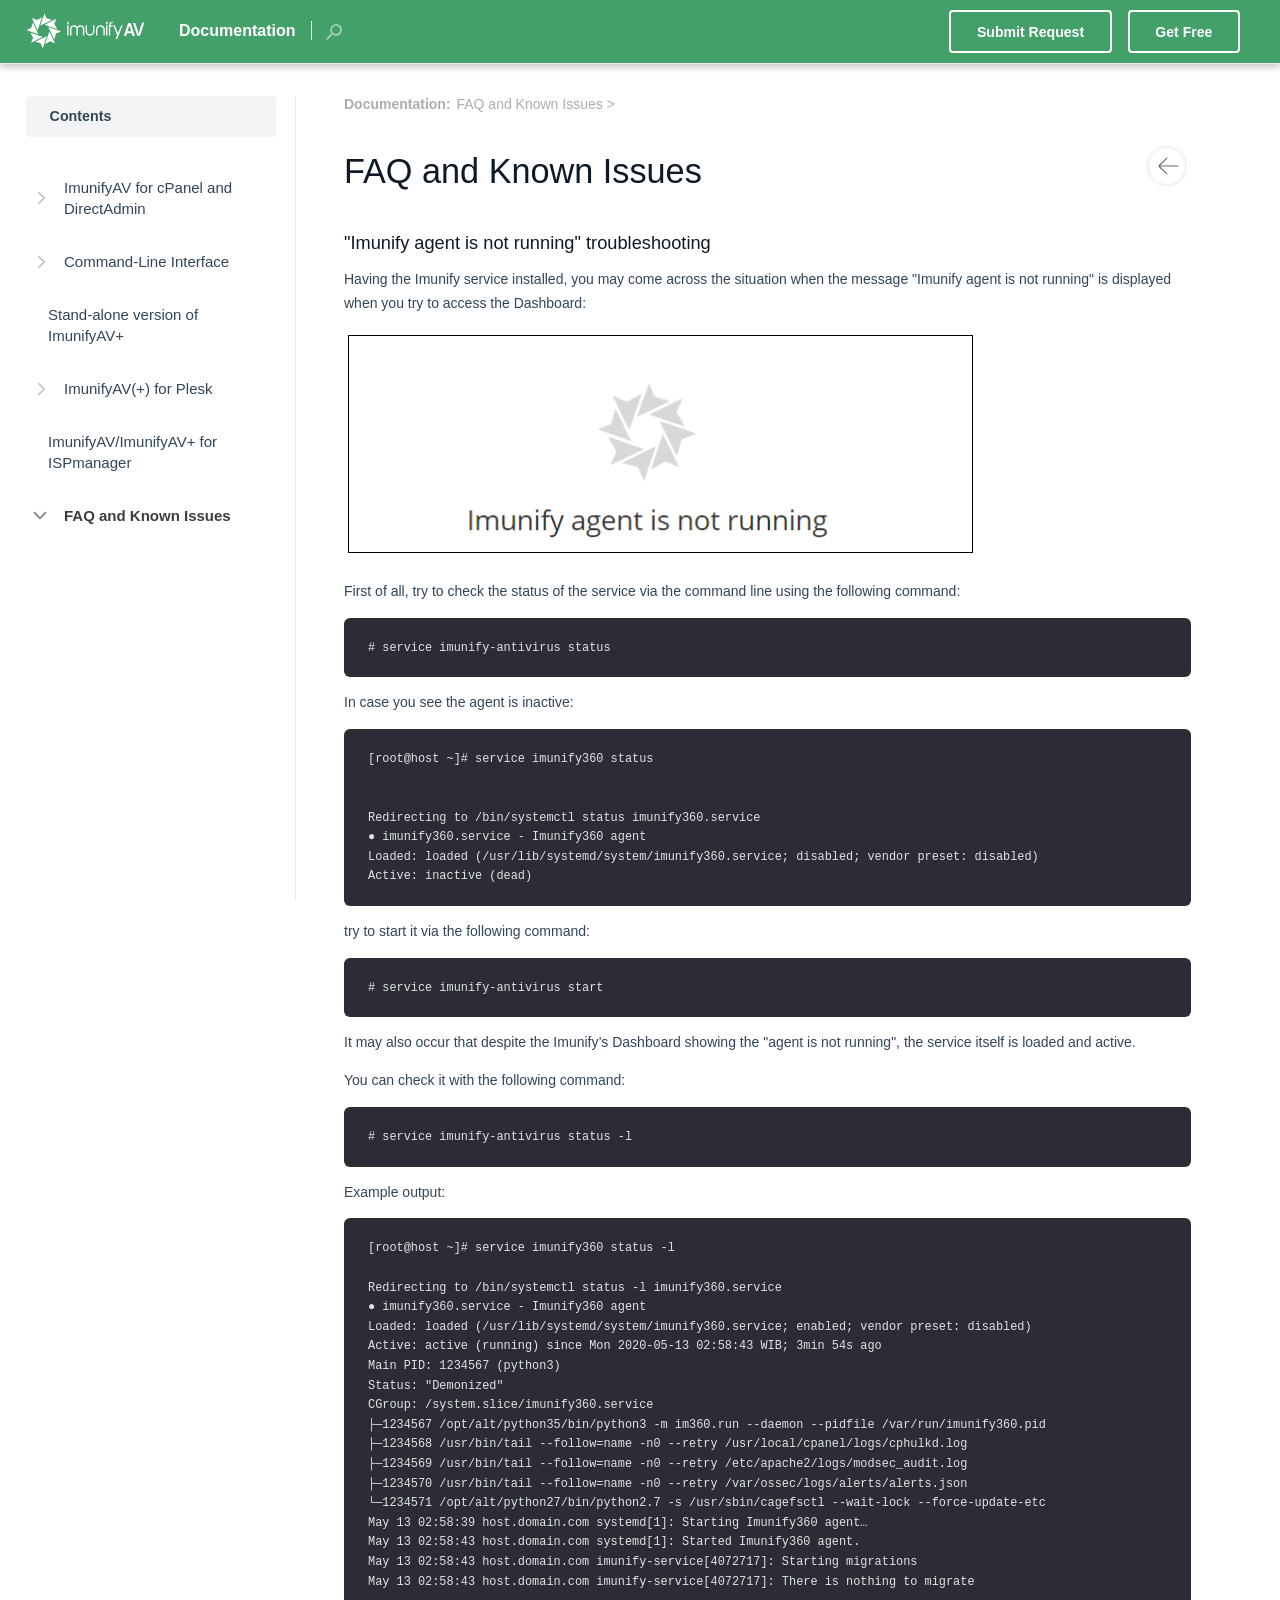
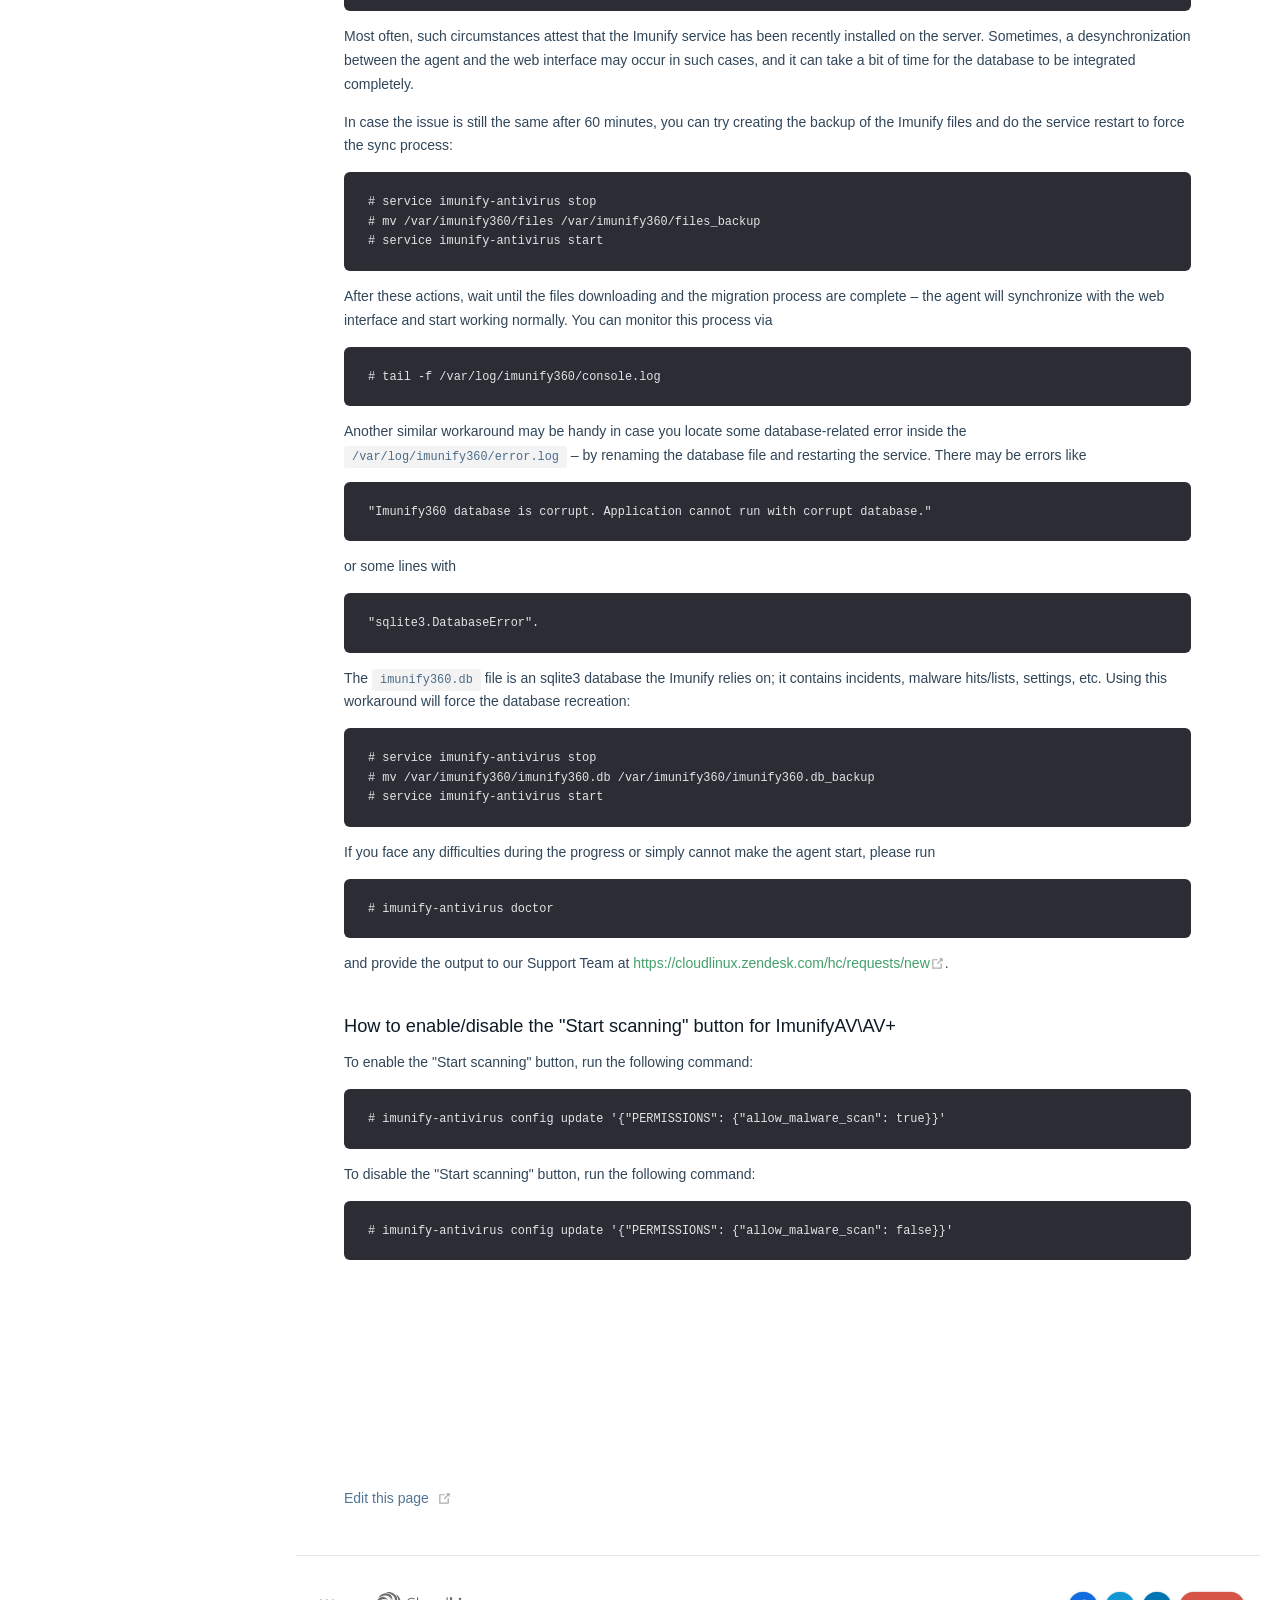
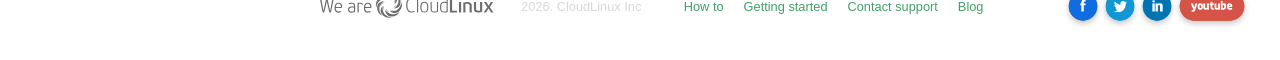
<file: faq_and_known_issues/index.html>
<!DOCTYPE html>
<html lang="en-US">
  <head>
    <meta charset="utf-8">
    <meta name="viewport" content="width=device-width,initial-scale=1">
    <title>FAQ and Known Issues | Documentation</title>
    <meta name="generator" content="VuePress 1.4.1">
    <link rel="icon" href="/favicon.ico">
    <meta name="description" content="Having the Imunify service installed, you may come across the situation when the message "Imunify agent is not running" is displayed when you try to access the Dashboard:">
    <meta name="image" content="https://docs.imunifyav.com/images/ImunifyAgentNotRunning.png">
    <meta name="twitter:title" content="FAQ and Known Issues">
    <meta name="twitter:description" content="Having the Imunify service installed, you may come across the situation when the message "Imunify agent is not running" is displayed when you try to access the Dashboard:">
    <meta name="twitter:card" content="summary_large_image">
    <meta name="twitter:image" content="https://docs.imunifyav.com/images/ImunifyAgentNotRunning.png">
    <meta name="twitter:url" content="https://docs.imunifyav.com/faq_and_known_issues/">
    <meta property="og:type" content="article">
    <meta property="og:title" content="FAQ and Known Issues">
    <meta property="og:description" content="Having the Imunify service installed, you may come across the situation when the message "Imunify agent is not running" is displayed when you try to access the Dashboard:">
    <meta property="og:image" content="https://docs.imunifyav.com/images/ImunifyAgentNotRunning.png">
    <meta property="og:url" content="https://docs.imunifyav.com/faq_and_known_issues/">
    <meta property="og:site_name" content="ImunifyAV Documentation">
    <meta itemprop="name" content="FAQ and Known Issues">
    <meta itemprop="description" content="Having the Imunify service installed, you may come across the situation when the message "Imunify agent is not running" is displayed when you try to access the Dashboard:">
    <meta itemprop="image" content="https://docs.imunifyav.com/images/ImunifyAgentNotRunning.png">
    <link rel="preload" href="/assets/css/0.styles.b5146795.css" as="style"><link rel="preload" href="/assets/js/app.5a6a1f89.js" as="script"><link rel="preload" href="/assets/js/4.d98e7ef8.js" as="script"><link rel="preload" href="/assets/js/1.39785b34.js" as="script"><link rel="preload" href="/assets/js/25.fee753c3.js" as="script"><link rel="prefetch" href="/assets/js/10.0582e994.js"><link rel="prefetch" href="/assets/js/11.f46d707a.js"><link rel="prefetch" href="/assets/js/12.56127b43.js"><link rel="prefetch" href="/assets/js/13.22dc18b8.js"><link rel="prefetch" href="/assets/js/14.afa5e2a9.js"><link rel="prefetch" href="/assets/js/15.97d8e16d.js"><link rel="prefetch" href="/assets/js/16.ca5aa319.js"><link rel="prefetch" href="/assets/js/17.6d3ed851.js"><link rel="prefetch" href="/assets/js/18.82a40c41.js"><link rel="prefetch" href="/assets/js/19.13257bc5.js"><link rel="prefetch" href="/assets/js/20.c76c3cb4.js"><link rel="prefetch" href="/assets/js/21.75d6593e.js"><link rel="prefetch" href="/assets/js/22.868b172b.js"><link rel="prefetch" href="/assets/js/23.39763936.js"><link rel="prefetch" href="/assets/js/24.e174680a.js"><link rel="prefetch" href="/assets/js/26.f446f9b6.js"><link rel="prefetch" href="/assets/js/27.d63d34c0.js"><link rel="prefetch" href="/assets/js/28.e86d7712.js"><link rel="prefetch" href="/assets/js/29.fafe201a.js"><link rel="prefetch" href="/assets/js/30.70d0546b.js"><link rel="prefetch" href="/assets/js/5.2d17926f.js"><link rel="prefetch" href="/assets/js/6.3bf8a622.js"><link rel="prefetch" href="/assets/js/7.4620303c.js"><link rel="prefetch" href="/assets/js/8.20304c2f.js"><link rel="prefetch" href="/assets/js/9.33a237a5.js"><link rel="prefetch" href="/assets/js/vendors~docsearch.c61a622c.js">
    <link rel="stylesheet" href="/assets/css/0.styles.b5146795.css">
  </head>
  <body>
    <div id="app" data-server-rendered="true"><div class="theme-container"><header class="navbar"><div class="sidebar-button"><svg xmlns="http://www.w3.org/2000/svg" aria-hidden="true" role="img" viewBox="0 0 448 512" class="icon"><path fill="currentColor" d="M436 124H12c-6.627 0-12-5.373-12-12V80c0-6.627 5.373-12 12-12h424c6.627 0 12 5.373 12 12v32c0 6.627-5.373 12-12 12zm0 160H12c-6.627 0-12-5.373-12-12v-32c0-6.627 5.373-12 12-12h424c6.627 0 12 5.373 12 12v32c0 6.627-5.373 12-12 12zm0 160H12c-6.627 0-12-5.373-12-12v-32c0-6.627 5.373-12 12-12h424c6.627 0 12 5.373 12 12v32c0 6.627-5.373 12-12 12z"></path></svg></div> <a href="/" class="home-link router-link-active"><img src="/logo.svg" alt="Documentation" class="logo"> <span class="site-name site-name--documentation can-hide">Documentation</span></a> <form id="search-form" class="algolia-search-wrapper search-box"><input id="algolia-search-input" class="search-query"></form> <div class="links" style="max-width:nullpx;"><a href="https://cloudlinux.zendesk.com/hc/en-us/requests/new" target="_blank" class="btn">
      Submit Request
    </a> <a href="https://www.imunify360.com/antivirus" target="_blank" class="btn">
      Get Free
    </a> <nav class="nav-links can-hide"></nav></div></header> <div class="sidebar-mask"></div> <div class="sidebar"><nav class="nav-links"></nav>  <ul class="sidebar-links"><li><div class="sidebar-group first"><div class="sidebar-heading open"><span>Contents</span> <!----></div> <ul class="sidebar-group-items"><li><div class="sidebar-header sidebar-link"><div><a href="/imunifyav/" class="sidebar-link">ImunifyAV for cPanel and DirectAdmin</a></div></div><ul class="sidebar-sub-headers"><li class="collapsible sidebar-sub-header"><div class="sidebar-link-container"><a href="/imunifyav/#installation-guide" class="sidebar-link">Installation Guide</a></div><ul class="sidebar-sub-headers"><li class="sidebar-sub-header"><div><a href="/imunifyav/#requirements" class="sidebar-link">Requirements</a></div></li><li class="sidebar-sub-header"><div><a href="/imunifyav/#installation-instructions" class="sidebar-link">Installation Instructions</a></div></li><li class="sidebar-sub-header"><div><a href="/imunifyav/#update-instructions" class="sidebar-link">Update Instructions</a></div></li><li class="sidebar-sub-header"><div><a href="/imunifyav/#gradual-roll-out" class="sidebar-link">Gradual roll-out</a></div></li></ul></li><li class="collapsible sidebar-sub-header"><div class="sidebar-link-container"><a href="/imunifyav/#uninstall" class="sidebar-link">Uninstall</a></div><ul class="sidebar-sub-headers"><li class="sidebar-sub-header"><div><a href="/imunifyav/#how-to-uninstall-imunifyav" class="sidebar-link">How to uninstall ImunifyAV</a></div></li><li class="sidebar-sub-header"><div><a href="/imunifyav/#how-to-stop-imunifyav" class="sidebar-link">How to stop ImunifyAV</a></div></li></ul></li><li class="collapsible sidebar-sub-header"><div class="sidebar-link-container"><a href="/imunifyav/#localization" class="sidebar-link">Localization</a></div><ul class="sidebar-sub-headers"><li class="sidebar-sub-header"><div><a href="/imunifyav/#how-to-perform-a-translation-to-your-own-language-using-our-language-file" class="sidebar-link">How to perform a translation to your own language using our language file</a></div></li></ul></li><li class="collapsible sidebar-sub-header"><div class="sidebar-link-container"><a href="/imunifyav/#hoster-interface" class="sidebar-link">Hoster Interface</a></div><ul class="sidebar-sub-headers"><li class="sidebar-sub-header"><div><a href="/imunifyav/#users" class="sidebar-link">Users</a></div></li><li class="sidebar-sub-header"><div><a href="/imunifyav/#files" class="sidebar-link">Files</a></div></li><li class="sidebar-sub-header"><div><a href="/imunifyav/#scan" class="sidebar-link">Scan</a></div></li><li class="sidebar-sub-header"><div><a href="/imunifyav/#history" class="sidebar-link">History</a></div></li><li class="sidebar-sub-header"><div><a href="/imunifyav/#ignore-list" class="sidebar-link">Ignore List</a></div></li><li class="sidebar-sub-header"><div><a href="/imunifyav/#features-management" class="sidebar-link">Features Management</a></div></li><li class="sidebar-sub-header"><div><a href="/imunifyav/#reputation-management" class="sidebar-link">Reputation Management</a></div></li><li class="sidebar-sub-header"><div><a href="/imunifyav/#settings" class="sidebar-link">Settings</a></div></li><li class="sidebar-sub-header"><div><a href="/imunifyav/#upgrade-av" class="sidebar-link">Upgrade</a></div></li></ul></li><li class="collapsible sidebar-sub-header"><div class="sidebar-link-container"><a href="/imunifyav/#end-user-interface" class="sidebar-link">End User Interface</a></div><ul class="sidebar-sub-headers"><li class="sidebar-sub-header"><div><a href="/imunifyav/#files-2" class="sidebar-link">Files</a></div></li><li class="sidebar-sub-header"><div><a href="/imunifyav/#history-2" class="sidebar-link">History</a></div></li><li class="sidebar-sub-header"><div><a href="/imunifyav/#ignore-list-2" class="sidebar-link">Ignore List</a></div></li></ul></li><li class="collapsible sidebar-sub-header"><div class="sidebar-link-container"><a href="/imunifyav/#hooks" class="sidebar-link">Hooks</a></div><ul class="sidebar-sub-headers"><li class="sidebar-sub-header"><div><a href="/imunifyav/#overview" class="sidebar-link">Overview</a></div></li><li class="sidebar-sub-header"><div><a href="/imunifyav/#how-to-start-using-hooks" class="sidebar-link">How to start using hooks</a></div></li><li class="sidebar-sub-header"><div><a href="/imunifyav/#available-events-and-their-parameters" class="sidebar-link">Available events and their parameters</a></div></li><li class="sidebar-sub-header"><div><a href="/imunifyav/#hooks-cli" class="sidebar-link">Hooks CLI</a></div></li><li class="sidebar-sub-header"><div><a href="/imunifyav/#structure-and-examples-of-a-hook-script" class="sidebar-link">Structure and examples of a hook script</a></div></li></ul></li></ul></li><li><div class="sidebar-header sidebar-link"><div><a href="/cli/" class="sidebar-link">Command-Line Interface</a></div></div><ul class="sidebar-sub-headers"><li class="collapsible sidebar-sub-header"><div><a href="/cli/#add-sudouser" class="sidebar-link">Add-sudouser</a></div></li><li class="collapsible sidebar-sub-header"><div><a href="/cli/#checkdb" class="sidebar-link">Checkdb</a></div></li><li class="collapsible sidebar-sub-header"><div><a href="/cli/#check-domains" class="sidebar-link">Check-domains</a></div></li><li class="collapsible sidebar-sub-header"><div><a href="/cli/#config-update" class="sidebar-link">Config update</a></div></li><li class="collapsible sidebar-sub-header"><div><a href="/cli/#delete-sudouser" class="sidebar-link">Delete-sudouser</a></div></li><li class="collapsible sidebar-sub-header"><div><a href="/cli/#doctor" class="sidebar-link">Doctor</a></div></li><li class="collapsible sidebar-sub-header"><div><a href="/cli/#infected-domains" class="sidebar-link">Infected-domains</a></div></li><li class="collapsible sidebar-sub-header"><div><a href="/cli/#feature-management" class="sidebar-link">Feature-management</a></div></li><li class="collapsible sidebar-sub-header"><div><a href="/cli/#hooks" class="sidebar-link">Hooks</a></div></li><li class="collapsible sidebar-sub-header"><div><a href="/cli/#malware" class="sidebar-link">Malware</a></div></li><li class="collapsible sidebar-sub-header"><div><a href="/cli/#notifications-config" class="sidebar-link">Notifications config</a></div></li><li class="collapsible sidebar-sub-header"><div><a href="/cli/#register" class="sidebar-link">Register</a></div></li><li class="collapsible sidebar-sub-header"><div><a href="/cli/#rstatus" class="sidebar-link">Rstatus</a></div></li><li class="collapsible sidebar-sub-header"><div><a href="/cli/#start" class="sidebar-link">Start</a></div></li><li class="collapsible sidebar-sub-header"><div><a href="/cli/#unregister" class="sidebar-link">Unregister</a></div></li><li class="collapsible sidebar-sub-header"><div><a href="/cli/#update" class="sidebar-link">Update</a></div></li><li class="collapsible sidebar-sub-header"><div><a href="/cli/#update-license" class="sidebar-link">Update-license</a></div></li><li class="collapsible sidebar-sub-header"><div><a href="/cli/#version" class="sidebar-link">Version</a></div></li><li class="collapsible sidebar-sub-header"><div><a href="/cli/#how-to-apply-changes-from-cli" class="sidebar-link">How to apply changes from CLI</a></div></li></ul></li><li><div><a href="/stand_alone_mode/" class="sidebar-link">Stand-alone version of ImunifyAV+</a></div></li><li><div class="sidebar-header sidebar-link"><div><a href="/imunifyav_for_plesk/" class="sidebar-link">ImunifyAV(+) for Plesk</a></div></div><ul class="sidebar-sub-headers"><li class="collapsible sidebar-sub-header"><div class="sidebar-link-container"><a href="/imunifyav_for_plesk/#general-overview" class="sidebar-link">General overview</a></div><ul class="sidebar-sub-headers"><li class="sidebar-sub-header"><div><a href="/imunifyav_for_plesk/#key-features" class="sidebar-link">Key features</a></div></li><li class="sidebar-sub-header"><div><a href="/imunifyav_for_plesk/#editions-available" class="sidebar-link">Editions available</a></div></li><li class="sidebar-sub-header"><div><a href="/imunifyav_for_plesk/#comparison-table" class="sidebar-link">Comparison table</a></div></li></ul></li><li class="collapsible sidebar-sub-header"><div class="sidebar-link-container"><a href="/imunifyav_for_plesk/#quick-introduction-for-server-admins" class="sidebar-link">Quick introduction for server admins</a></div><ul class="sidebar-sub-headers"><li class="sidebar-sub-header"><div><a href="/imunifyav_for_plesk/#premium-imunifyav-version-and-automatic-malware-cleanup" class="sidebar-link">Premium (ImunifyAV+) version and automatic malware cleanup</a></div></li><li class="sidebar-sub-header"><div><a href="/imunifyav_for_plesk/#video" class="sidebar-link">Video</a></div></li></ul></li><li class="collapsible sidebar-sub-header"><div><a href="/imunifyav_for_plesk/#quick-introduction-for-users" class="sidebar-link">Quick introduction for users</a></div></li><li class="collapsible sidebar-sub-header"><div class="sidebar-link-container"><a href="/imunifyav_for_plesk/#explanations" class="sidebar-link">Explanations</a></div><ul class="sidebar-sub-headers"><li class="sidebar-sub-header"><div><a href="/imunifyav_for_plesk/#explaining-the-domain-tab" class="sidebar-link">Explaining the Domain tab</a></div></li><li class="sidebar-sub-header"><div><a href="/imunifyav_for_plesk/#explaining-the-settings-tab" class="sidebar-link">Explaining the Settings tab</a></div></li><li class="sidebar-sub-header"><div><a href="/imunifyav_for_plesk/#how-to-activate-a-license-key-for-paid-versions" class="sidebar-link">How to activate a license key (for paid versions)</a></div></li><li class="sidebar-sub-header"><div><a href="/imunifyav_for_plesk/#how-the-antivirus-removes-malware" class="sidebar-link">How the Antivirus removes malware</a></div></li></ul></li><li class="collapsible sidebar-sub-header"><div class="sidebar-link-container"><a href="/imunifyav_for_plesk/#faq" class="sidebar-link">FAQ</a></div><ul class="sidebar-sub-headers"><li class="sidebar-sub-header"><div><a href="/imunifyav_for_plesk/#does-imunifyav-protect-websites" class="sidebar-link">Does ImunifyAV protect websites?</a></div></li><li class="sidebar-sub-header"><div><a href="/imunifyav_for_plesk/#my-websites-are-clean-what-to-do-next" class="sidebar-link">My websites are clean, what to do next?</a></div></li><li class="sidebar-sub-header"><div><a href="/imunifyav_for_plesk/#my-websites-are-infected-what-to-do-next" class="sidebar-link">My websites are infected, what to do next?</a></div></li><li class="sidebar-sub-header"><div><a href="/imunifyav_for_plesk/#what-to-do-when-antivirus-has-detected-malware-in-the-legitimate-file" class="sidebar-link">What to do when antivirus has detected malware in the legitimate file?</a></div></li><li class="sidebar-sub-header"><div><a href="/imunifyav_for_plesk/#how-to-speed-up-the-antivirus" class="sidebar-link">How to speed up the Antivirus?</a></div></li><li class="sidebar-sub-header"><div><a href="/imunifyav_for_plesk/#how-to-update-the-antivirus" class="sidebar-link">How to update the Antivirus?</a></div></li><li class="sidebar-sub-header"><div><a href="/imunifyav_for_plesk/#what-if-the-antivirus-has-not-detected-some-malicious-files" class="sidebar-link">What if the Antivirus has not detected some malicious files?</a></div></li><li class="sidebar-sub-header"><div><a href="/imunifyav_for_plesk/#where-can-i-find-the-imunifyav-log-file-on-plesk" class="sidebar-link">Where can I find the ImunifyAV log file on Plesk?</a></div></li><li class="sidebar-sub-header"><div><a href="/imunifyav_for_plesk/#dashboard-says-scan-failed-with-no-related-error-message" class="sidebar-link">Dashboard says &quot;scan failed&quot; with no related error message</a></div></li></ul></li><li class="collapsible sidebar-sub-header"><div class="sidebar-link-container"><a href="/imunifyav_for_plesk/#troubleshooting" class="sidebar-link">Troubleshooting</a></div><ul class="sidebar-sub-headers"><li class="sidebar-sub-header"><div><a href="/imunifyav_for_plesk/#i-payed-for-the-extension-but-it-is-not-yet-premium" class="sidebar-link">I payed for the extension, but it is not yet Premium</a></div></li><li class="sidebar-sub-header"><div><a href="/imunifyav_for_plesk/#i-click-the-scan-button-but-it-doesn-t-start-scanning" class="sidebar-link">I click the Scan button, but it doesn’t start scanning</a></div></li><li class="sidebar-sub-header"><div><a href="/imunifyav_for_plesk/#the-antivirus-doesn-t-cleanup-some-of-malicious-files" class="sidebar-link">The Antivirus doesn’t cleanup some of malicious files</a></div></li><li class="sidebar-sub-header"><div><a href="/imunifyav_for_plesk/#i-scheduled-re-scanning-for-today-but-it-does-not-start-at-specified-time" class="sidebar-link">I scheduled re-scanning for today but it does not start at specified time</a></div></li><li class="sidebar-sub-header"><div><a href="/imunifyav_for_plesk/#when-i-click-the-scan-all-button-the-websites-start-scanning-in-random-order" class="sidebar-link">When I click the Scan All button the websites start scanning in random order</a></div></li><li class="sidebar-sub-header"><div><a href="/imunifyav_for_plesk/#when-i-click-scan-or-clean-it-fails" class="sidebar-link">When I click Scan or Clean it fails</a></div></li><li class="sidebar-sub-header"><div><a href="/imunifyav_for_plesk/#problem-with-websites-cleanup" class="sidebar-link">Problem with websites cleanup</a></div></li></ul></li><li class="collapsible sidebar-sub-header"><div><a href="/imunifyav_for_plesk/#removing-imunifyav-for-plesk" class="sidebar-link">Removing ImunifyAV for Plesk</a></div></li><li class="collapsible sidebar-sub-header"><div class="sidebar-link-container"><a href="/imunifyav_for_plesk/#extension-diagnostics" class="sidebar-link">Extension diagnostics</a></div><ul class="sidebar-sub-headers"><li class="sidebar-sub-header"><div><a href="/imunifyav_for_plesk/#how-to-collect-plesk-debug-log" class="sidebar-link">How to collect Plesk debug log</a></div></li></ul></li></ul></li><li><div><a href="/imunifyav_for_ispmanager/" class="sidebar-link">ImunifyAV/ImunifyAV+ for ISPmanager</a></div></li><li><div class="active collapsed sidebar-header sidebar-link"><div class="active"><a href="/faq_and_known_issues/" class="active sidebar-link">FAQ and Known Issues</a></div></div><ul class="sidebar-sub-headers"></ul></li></ul></div></li></ul> </div> <div class="page"> <div class="breadcrumb-wrapper page-breadcrumb" data-v-5e0e0acf><span class="breadcrumb-title" data-v-5e0e0acf>Documentation:</span> <a href="/faq_and_known_issues/" class="breadcrumb router-link-exact-active router-link-active" data-v-5e0e0acf>
    FAQ and Known Issues
  </a></div> <div class="page-nav-wrapper"><div class="page-nav"><a href="/imunifyav_for_ispmanager/" class="nav-arrow left"></a> <!----></div></div> <div class="content content__default"><h1 id="faq-and-known-issues"><a href="#faq-and-known-issues" aria-hidden="true" class="header-anchor">#</a> FAQ and Known Issues</h1> <h3 id="imunify-agent-is-not-running-troubleshooting"><a href="#imunify-agent-is-not-running-troubleshooting" aria-hidden="true" class="header-anchor">#</a> &quot;Imunify agent is not running&quot; troubleshooting</h3> <p>Having the Imunify service installed, you may come across the situation when the message <span class="notranslate">&quot;Imunify agent is not running&quot;</span> is displayed when you try to access the Dashboard:</p> <p><img src="/images/ImunifyAgentNotRunning.png" alt=""></p> <p>First of all, try to check the status of the service via the command line using the following command:</p> <div class="notranslate"><div class="language- extra-class"><pre class="language-text"><code># service imunify-antivirus status
</code></pre></div></div> <p>In case you see the agent is inactive:</p> <div class="notranslate"><div class="language- extra-class"><pre class="language-text"><code>[root@host ~]# service imunify360 status


Redirecting to /bin/systemctl status imunify360.service
● imunify360.service - Imunify360 agent
Loaded: loaded (/usr/lib/systemd/system/imunify360.service; disabled; vendor preset: disabled)
Active: inactive (dead)
</code></pre></div></div> <p>try to start it via the following command:</p> <div class="notranslate"><div class="language- extra-class"><pre class="language-text"><code># service imunify-antivirus start
</code></pre></div></div> <p>It may also occur that despite the Imunify’s Dashboard showing the <span class="notranslate">&quot;agent is not running&quot;</span>, the service itself is loaded and active.</p> <p>You can check it with the following command:</p> <div class="notranslate"><div class="language- extra-class"><pre class="language-text"><code># service imunify-antivirus status -l
</code></pre></div></div> <p>Example output:</p> <div class="notranslate"><div class="language- extra-class"><pre class="language-text"><code>[root@host ~]# service imunify360 status -l

Redirecting to /bin/systemctl status -l imunify360.service
● imunify360.service - Imunify360 agent
Loaded: loaded (/usr/lib/systemd/system/imunify360.service; enabled; vendor preset: disabled)
Active: active (running) since Mon 2020-05-13 02:58:43 WIB; 3min 54s ago
Main PID: 1234567 (python3)
Status: &quot;Demonized&quot;
CGroup: /system.slice/imunify360.service
├─1234567 /opt/alt/python35/bin/python3 -m im360.run --daemon --pidfile /var/run/imunify360.pid
├─1234568 /usr/bin/tail --follow=name -n0 --retry /usr/local/cpanel/logs/cphulkd.log
├─1234569 /usr/bin/tail --follow=name -n0 --retry /etc/apache2/logs/modsec_audit.log
├─1234570 /usr/bin/tail --follow=name -n0 --retry /var/ossec/logs/alerts/alerts.json
└─1234571 /opt/alt/python27/bin/python2.7 -s /usr/sbin/cagefsctl --wait-lock --force-update-etc
May 13 02:58:39 host.domain.com systemd[1]: Starting Imunify360 agent…
May 13 02:58:43 host.domain.com systemd[1]: Started Imunify360 agent.
May 13 02:58:43 host.domain.com imunify-service[4072717]: Starting migrations
May 13 02:58:43 host.domain.com imunify-service[4072717]: There is nothing to migrate
</code></pre></div></div> <p>Most often, such circumstances attest that the Imunify service has been recently installed on the server. Sometimes, a desynchronization between the agent and the web interface may occur in such cases, and it can take a bit of time for the database to be integrated completely.</p> <p>In case the issue is still the same after 60 minutes, you can try creating the backup of the Imunify files and do the service restart to force the sync process:</p> <div class="notranslate"><div class="language- extra-class"><pre class="language-text"><code># service imunify-antivirus stop
# mv /var/imunify360/files /var/imunify360/files_backup
# service imunify-antivirus start
</code></pre></div></div> <p>After these actions, wait until the files downloading and the migration process are complete – the agent will synchronize with the web interface and start working normally. You can monitor this process via</p> <div class="notranslate"><div class="language- extra-class"><pre class="language-text"><code># tail -f /var/log/imunify360/console.log
</code></pre></div></div> <p>Another similar workaround may be handy in case you locate some database-related error inside the <span class="notranslate"><code>/var/log/imunify360/error.log</code></span> – by renaming the database file and restarting the service. There may be errors like</p> <div class="notranslate"><div class="language- extra-class"><pre class="language-text"><code>&quot;Imunify360 database is corrupt. Application cannot run with corrupt database.&quot;
</code></pre></div></div> <p>or some lines with</p> <div class="notranslate"><div class="language- extra-class"><pre class="language-text"><code>&quot;sqlite3.DatabaseError&quot;.
</code></pre></div></div> <p>The <code>imunify360.db</code> file is an sqlite3 database the Imunify relies on; it contains incidents, malware hits/lists, settings, etc. Using this workaround will force the database recreation:</p> <div class="notranslate"><div class="language- extra-class"><pre class="language-text"><code># service imunify-antivirus stop
# mv /var/imunify360/imunify360.db /var/imunify360/imunify360.db_backup
# service imunify-antivirus start
</code></pre></div></div> <p>If you face any difficulties during the progress or simply cannot make the agent start, please run</p> <div class="notranslate"><div class="language- extra-class"><pre class="language-text"><code># imunify-antivirus doctor
</code></pre></div></div> <p>and provide the output to our Support Team at <a href="https://cloudlinux.zendesk.com/hc/requests/new" target="_blank" rel="noopener noreferrer">https://cloudlinux.zendesk.com/hc/requests/new<svg xmlns="http://www.w3.org/2000/svg" aria-hidden="true" x="0px" y="0px" viewBox="0 0 100 100" width="15" height="15" class="icon outbound"><path fill="currentColor" d="M18.8,85.1h56l0,0c2.2,0,4-1.8,4-4v-32h-8v28h-48v-48h28v-8h-32l0,0c-2.2,0-4,1.8-4,4v56C14.8,83.3,16.6,85.1,18.8,85.1z"></path> <polygon fill="currentColor" points="45.7,48.7 51.3,54.3 77.2,28.5 77.2,37.2 85.2,37.2 85.2,14.9 62.8,14.9 62.8,22.9 71.5,22.9"></polygon></svg></a>.</p> <h3 id="how-to-enable-disable-the-start-scanning-button-for-imunifyav-av"><a href="#how-to-enable-disable-the-start-scanning-button-for-imunifyav-av" aria-hidden="true" class="header-anchor">#</a> How to enable/disable the &quot;Start scanning&quot; button for ImunifyAV\AV+</h3> <p>To enable the &quot;Start scanning&quot; button, run the following command:</p> <div class="language- extra-class"><pre class="language-text"><code># imunify-antivirus config update '{&quot;PERMISSIONS&quot;: {&quot;allow_malware_scan&quot;: true}}'
</code></pre></div><p>To disable the &quot;Start scanning&quot; button, run the following command:</p> <div class="language- extra-class"><pre class="language-text"><code># imunify-antivirus config update '{&quot;PERMISSIONS&quot;: {&quot;allow_malware_scan&quot;: false}}'
</code></pre></div><!----></div> <div class="page-edit"><div class="edit-link"><a href="https://github.com/cloudlinux/imunifyav-doc/edit/dev/docs/faq_and_known_issues/README.md" target="_blank" rel="noopener noreferrer">Edit this page</a> <svg xmlns="http://www.w3.org/2000/svg" aria-hidden="true" x="0px" y="0px" viewBox="0 0 100 100" width="15" height="15" class="icon outbound"><path fill="currentColor" d="M18.8,85.1h56l0,0c2.2,0,4-1.8,4-4v-32h-8v28h-48v-48h28v-8h-32l0,0c-2.2,0-4,1.8-4,4v56C14.8,83.3,16.6,85.1,18.8,85.1z"></path> <polygon fill="currentColor" points="45.7,48.7 51.3,54.3 77.2,28.5 77.2,37.2 85.2,37.2 85.2,14.9 62.8,14.9 62.8,22.9 71.5,22.9"></polygon></svg></div> <!----></div> <div class="back-to-top" data-v-5366e0dd><a href="/faq_and_known_issues/#app" class="nav-arrow top back-to-top__link" data-v-5366e0dd></a></div> </div> <div class="footer" data-v-20b89de8><div data-v-20b89de8><a href="https://cloudlinux.com" data-v-20b89de8><img src="/assets/img/we-are-cloudlinux.783ed390.svg" alt="We are Cloudlinux" data-v-20b89de8></a></div> <div class="footer-company-title" data-v-20b89de8>2020. CloudLinux Inc</div> <div data-v-20b89de8><div data-v-20b89de8><a href="https://cloudlinux.zendesk.com/hc/sections/115001344329-How-do-I" target="_blank" data-v-20b89de8>How to</a></div><div data-v-20b89de8><a href="https://www.imunify360.com/antivirus" target="_blank" data-v-20b89de8>Getting started</a></div><div data-v-20b89de8><a href="https://cloudlinux.zendesk.com/hc/requests/new" target="_blank" data-v-20b89de8>Contact support</a></div><div data-v-20b89de8><a href="https://www.imunify360.com/blog" target="_blank" data-v-20b89de8>Blog</a></div></div> <div class="social" data-v-20b89de8><span class="footer-social-text" data-v-20b89de8></span> <a href="https://www.facebook.com/imunify360/" target="_blank" data-v-20b89de8><img src="/fb.png" class="footer-social-logo" data-v-20b89de8></a><a href="https://twitter.com/imunify360/" target="_blank" data-v-20b89de8><img src="/tw.png" class="footer-social-logo" data-v-20b89de8></a><a href="https://linkedin.com/company/cloudlinux" target="_blank" data-v-20b89de8><img src="/in.png" class="footer-social-logo" data-v-20b89de8></a><a href="https://www.youtube.com/channel/UCcW6dDJjcy41c7Hl_5LdLZQ" target="_blank" data-v-20b89de8><img src="/ytube.png" class="footer-social-logo" data-v-20b89de8></a></div></div> <!----></div><div class="global-ui"></div></div>
    <script src="/assets/js/app.5a6a1f89.js" defer></script><script src="/assets/js/4.d98e7ef8.js" defer></script><script src="/assets/js/1.39785b34.js" defer></script><script src="/assets/js/25.fee753c3.js" defer></script>
  </body>
</html>
</file>
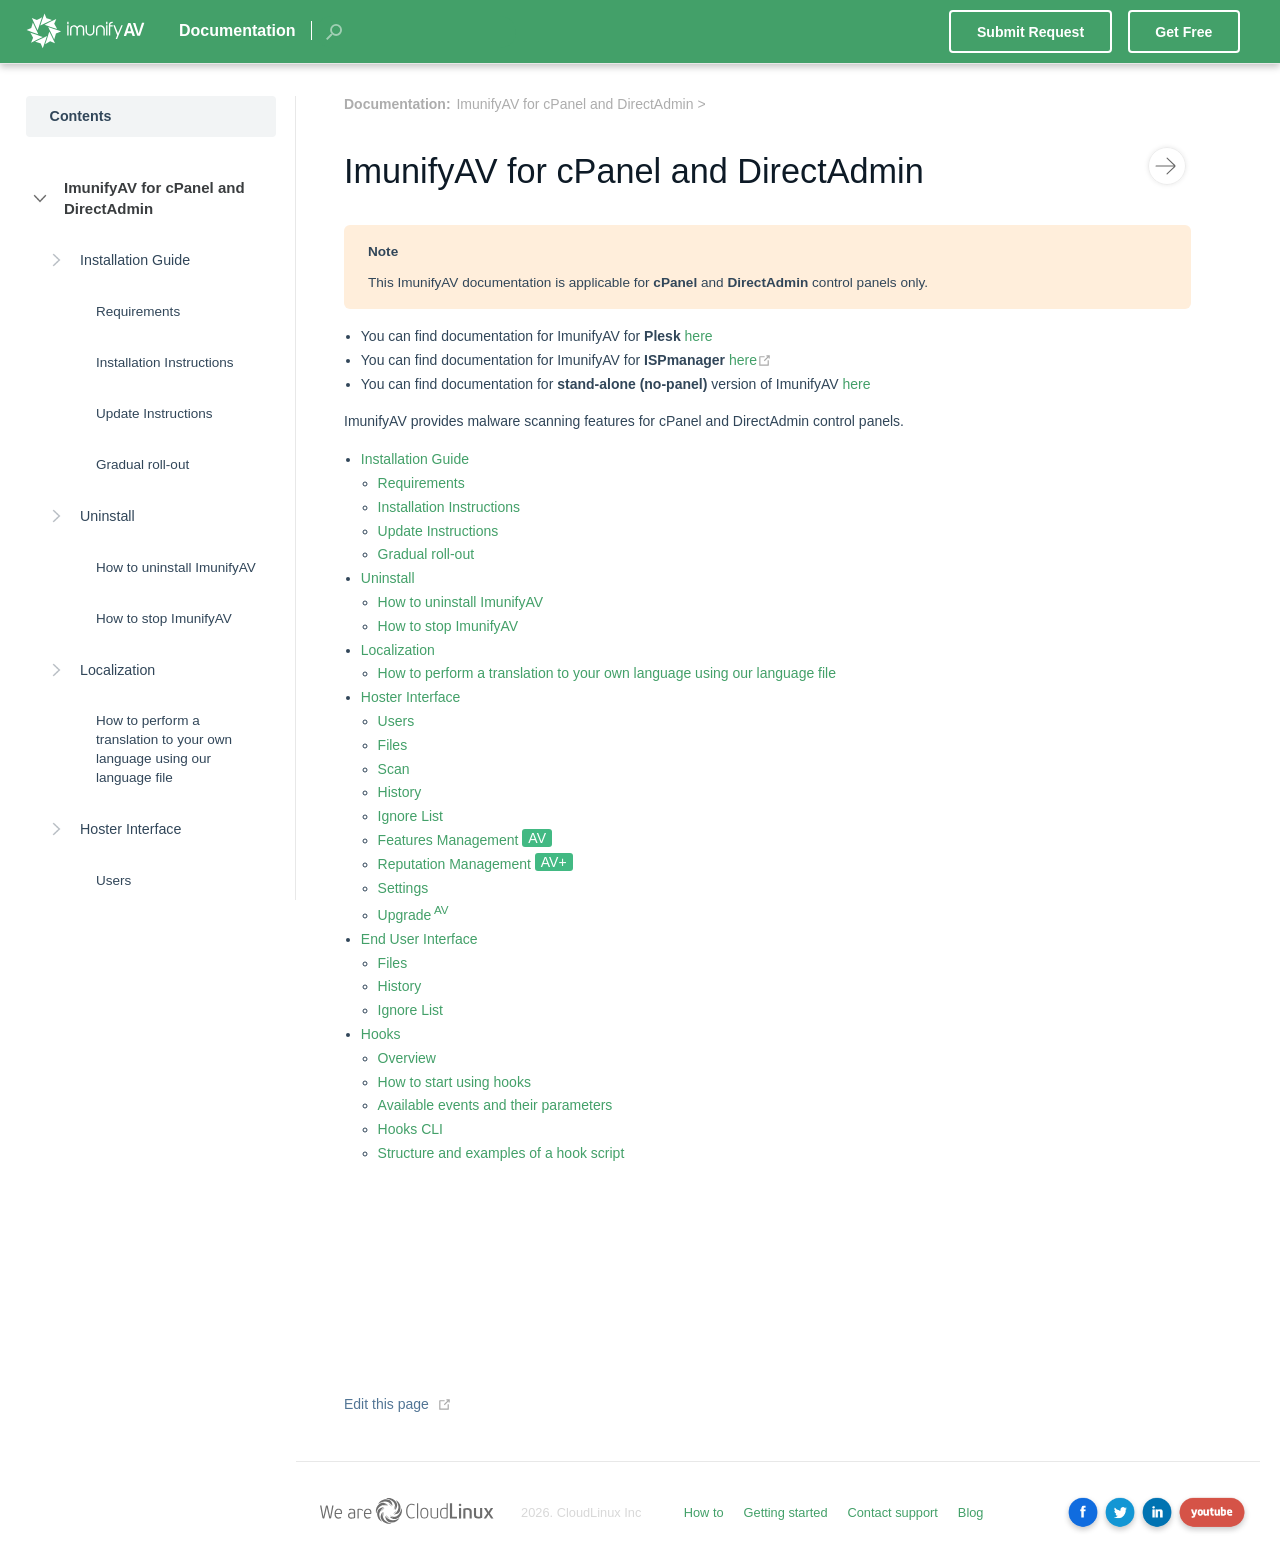
<file: imunifyav/index.html>
<!DOCTYPE html>
<html lang="en-US">
  <head>
    <meta charset="utf-8">
    <meta name="viewport" content="width=device-width,initial-scale=1">
    <title>ImunifyAV for cPanel and DirectAdmin | Documentation</title>
    <meta name="generator" content="VuePress 1.4.1">
    <link rel="icon" href="/favicon.ico">
    <meta name="description" content="::: tip Note
This ImunifyAV documentation is applicable for cPanel and DirectAdmin control panels only.
:::">
    <meta name="image" content="https://docs.imunifyav.com/images/avhosteruserstab_zoom70.png">
    <meta name="twitter:title" content="ImunifyAV for cPanel and DirectAdmin">
    <meta name="twitter:description" content="::: tip Note
This ImunifyAV documentation is applicable for cPanel and DirectAdmin control panels only.
:::">
    <meta name="twitter:card" content="summary_large_image">
    <meta name="twitter:image" content="https://docs.imunifyav.com/images/avhosteruserstab_zoom70.png">
    <meta name="twitter:url" content="https://docs.imunifyav.com/imunifyav/">
    <meta property="og:type" content="article">
    <meta property="og:title" content="ImunifyAV for cPanel and DirectAdmin">
    <meta property="og:description" content="::: tip Note
This ImunifyAV documentation is applicable for cPanel and DirectAdmin control panels only.
:::">
    <meta property="og:image" content="https://docs.imunifyav.com/images/avhosteruserstab_zoom70.png">
    <meta property="og:url" content="https://docs.imunifyav.com/imunifyav/">
    <meta property="og:site_name" content="ImunifyAV Documentation">
    <meta itemprop="name" content="ImunifyAV for cPanel and DirectAdmin">
    <meta itemprop="description" content="::: tip Note
This ImunifyAV documentation is applicable for cPanel and DirectAdmin control panels only.
:::">
    <meta itemprop="image" content="https://docs.imunifyav.com/images/avhosteruserstab_zoom70.png">
    <link rel="preload" href="/assets/css/0.styles.b5146795.css" as="style"><link rel="preload" href="/assets/js/app.5a6a1f89.js" as="script"><link rel="preload" href="/assets/js/4.d98e7ef8.js" as="script"><link rel="preload" href="/assets/js/1.39785b34.js" as="script"><link rel="preload" href="/assets/js/26.f446f9b6.js" as="script"><link rel="preload" href="/assets/js/19.13257bc5.js" as="script"><link rel="prefetch" href="/assets/js/10.0582e994.js"><link rel="prefetch" href="/assets/js/11.f46d707a.js"><link rel="prefetch" href="/assets/js/12.56127b43.js"><link rel="prefetch" href="/assets/js/13.22dc18b8.js"><link rel="prefetch" href="/assets/js/14.afa5e2a9.js"><link rel="prefetch" href="/assets/js/15.97d8e16d.js"><link rel="prefetch" href="/assets/js/16.ca5aa319.js"><link rel="prefetch" href="/assets/js/17.6d3ed851.js"><link rel="prefetch" href="/assets/js/18.82a40c41.js"><link rel="prefetch" href="/assets/js/20.c76c3cb4.js"><link rel="prefetch" href="/assets/js/21.75d6593e.js"><link rel="prefetch" href="/assets/js/22.868b172b.js"><link rel="prefetch" href="/assets/js/23.39763936.js"><link rel="prefetch" href="/assets/js/24.e174680a.js"><link rel="prefetch" href="/assets/js/25.fee753c3.js"><link rel="prefetch" href="/assets/js/27.d63d34c0.js"><link rel="prefetch" href="/assets/js/28.e86d7712.js"><link rel="prefetch" href="/assets/js/29.fafe201a.js"><link rel="prefetch" href="/assets/js/30.70d0546b.js"><link rel="prefetch" href="/assets/js/5.2d17926f.js"><link rel="prefetch" href="/assets/js/6.3bf8a622.js"><link rel="prefetch" href="/assets/js/7.4620303c.js"><link rel="prefetch" href="/assets/js/8.20304c2f.js"><link rel="prefetch" href="/assets/js/9.33a237a5.js"><link rel="prefetch" href="/assets/js/vendors~docsearch.c61a622c.js">
    <link rel="stylesheet" href="/assets/css/0.styles.b5146795.css">
  </head>
  <body>
    <div id="app" data-server-rendered="true"><div class="theme-container"><header class="navbar"><div class="sidebar-button"><svg xmlns="http://www.w3.org/2000/svg" aria-hidden="true" role="img" viewBox="0 0 448 512" class="icon"><path fill="currentColor" d="M436 124H12c-6.627 0-12-5.373-12-12V80c0-6.627 5.373-12 12-12h424c6.627 0 12 5.373 12 12v32c0 6.627-5.373 12-12 12zm0 160H12c-6.627 0-12-5.373-12-12v-32c0-6.627 5.373-12 12-12h424c6.627 0 12 5.373 12 12v32c0 6.627-5.373 12-12 12zm0 160H12c-6.627 0-12-5.373-12-12v-32c0-6.627 5.373-12 12-12h424c6.627 0 12 5.373 12 12v32c0 6.627-5.373 12-12 12z"></path></svg></div> <a href="/" class="home-link router-link-active"><img src="/logo.svg" alt="Documentation" class="logo"> <span class="site-name site-name--documentation can-hide">Documentation</span></a> <form id="search-form" class="algolia-search-wrapper search-box"><input id="algolia-search-input" class="search-query"></form> <div class="links" style="max-width:nullpx;"><a href="https://cloudlinux.zendesk.com/hc/en-us/requests/new" target="_blank" class="btn">
      Submit Request
    </a> <a href="https://www.imunify360.com/antivirus" target="_blank" class="btn">
      Get Free
    </a> <nav class="nav-links can-hide"></nav></div></header> <div class="sidebar-mask"></div> <div class="sidebar"><nav class="nav-links"></nav>  <ul class="sidebar-links"><li><div class="sidebar-group first"><div class="sidebar-heading open"><span>Contents</span> <!----></div> <ul class="sidebar-group-items"><li><div class="active collapsed sidebar-header sidebar-link"><div class="active"><a href="/imunifyav/" class="active sidebar-link">ImunifyAV for cPanel and DirectAdmin</a></div></div><ul class="sidebar-sub-headers"><li class="collapsible sidebar-sub-header"><div class="sidebar-link-container"><a href="/imunifyav/#installation-guide" class="sidebar-link">Installation Guide</a></div><ul class="sidebar-sub-headers"><li class="sidebar-sub-header"><div><a href="/imunifyav/#requirements" class="sidebar-link">Requirements</a></div></li><li class="sidebar-sub-header"><div><a href="/imunifyav/#installation-instructions" class="sidebar-link">Installation Instructions</a></div></li><li class="sidebar-sub-header"><div><a href="/imunifyav/#update-instructions" class="sidebar-link">Update Instructions</a></div></li><li class="sidebar-sub-header"><div><a href="/imunifyav/#gradual-roll-out" class="sidebar-link">Gradual roll-out</a></div></li></ul></li><li class="collapsible sidebar-sub-header"><div class="sidebar-link-container"><a href="/imunifyav/#uninstall" class="sidebar-link">Uninstall</a></div><ul class="sidebar-sub-headers"><li class="sidebar-sub-header"><div><a href="/imunifyav/#how-to-uninstall-imunifyav" class="sidebar-link">How to uninstall ImunifyAV</a></div></li><li class="sidebar-sub-header"><div><a href="/imunifyav/#how-to-stop-imunifyav" class="sidebar-link">How to stop ImunifyAV</a></div></li></ul></li><li class="collapsible sidebar-sub-header"><div class="sidebar-link-container"><a href="/imunifyav/#localization" class="sidebar-link">Localization</a></div><ul class="sidebar-sub-headers"><li class="sidebar-sub-header"><div><a href="/imunifyav/#how-to-perform-a-translation-to-your-own-language-using-our-language-file" class="sidebar-link">How to perform a translation to your own language using our language file</a></div></li></ul></li><li class="collapsible sidebar-sub-header"><div class="sidebar-link-container"><a href="/imunifyav/#hoster-interface" class="sidebar-link">Hoster Interface</a></div><ul class="sidebar-sub-headers"><li class="sidebar-sub-header"><div><a href="/imunifyav/#users" class="sidebar-link">Users</a></div></li><li class="sidebar-sub-header"><div><a href="/imunifyav/#files" class="sidebar-link">Files</a></div></li><li class="sidebar-sub-header"><div><a href="/imunifyav/#scan" class="sidebar-link">Scan</a></div></li><li class="sidebar-sub-header"><div><a href="/imunifyav/#history" class="sidebar-link">History</a></div></li><li class="sidebar-sub-header"><div><a href="/imunifyav/#ignore-list" class="sidebar-link">Ignore List</a></div></li><li class="sidebar-sub-header"><div><a href="/imunifyav/#features-management" class="sidebar-link">Features Management</a></div></li><li class="sidebar-sub-header"><div><a href="/imunifyav/#reputation-management" class="sidebar-link">Reputation Management</a></div></li><li class="sidebar-sub-header"><div><a href="/imunifyav/#settings" class="sidebar-link">Settings</a></div></li><li class="sidebar-sub-header"><div><a href="/imunifyav/#upgrade-av" class="sidebar-link">Upgrade</a></div></li></ul></li><li class="collapsible sidebar-sub-header"><div class="sidebar-link-container"><a href="/imunifyav/#end-user-interface" class="sidebar-link">End User Interface</a></div><ul class="sidebar-sub-headers"><li class="sidebar-sub-header"><div><a href="/imunifyav/#files-2" class="sidebar-link">Files</a></div></li><li class="sidebar-sub-header"><div><a href="/imunifyav/#history-2" class="sidebar-link">History</a></div></li><li class="sidebar-sub-header"><div><a href="/imunifyav/#ignore-list-2" class="sidebar-link">Ignore List</a></div></li></ul></li><li class="collapsible sidebar-sub-header"><div class="sidebar-link-container"><a href="/imunifyav/#hooks" class="sidebar-link">Hooks</a></div><ul class="sidebar-sub-headers"><li class="sidebar-sub-header"><div><a href="/imunifyav/#overview" class="sidebar-link">Overview</a></div></li><li class="sidebar-sub-header"><div><a href="/imunifyav/#how-to-start-using-hooks" class="sidebar-link">How to start using hooks</a></div></li><li class="sidebar-sub-header"><div><a href="/imunifyav/#available-events-and-their-parameters" class="sidebar-link">Available events and their parameters</a></div></li><li class="sidebar-sub-header"><div><a href="/imunifyav/#hooks-cli" class="sidebar-link">Hooks CLI</a></div></li><li class="sidebar-sub-header"><div><a href="/imunifyav/#structure-and-examples-of-a-hook-script" class="sidebar-link">Structure and examples of a hook script</a></div></li></ul></li></ul></li><li><div class="sidebar-header sidebar-link"><div><a href="/cli/" class="sidebar-link">Command-Line Interface</a></div></div><ul class="sidebar-sub-headers"><li class="collapsible sidebar-sub-header"><div><a href="/cli/#add-sudouser" class="sidebar-link">Add-sudouser</a></div></li><li class="collapsible sidebar-sub-header"><div><a href="/cli/#checkdb" class="sidebar-link">Checkdb</a></div></li><li class="collapsible sidebar-sub-header"><div><a href="/cli/#check-domains" class="sidebar-link">Check-domains</a></div></li><li class="collapsible sidebar-sub-header"><div><a href="/cli/#config-update" class="sidebar-link">Config update</a></div></li><li class="collapsible sidebar-sub-header"><div><a href="/cli/#delete-sudouser" class="sidebar-link">Delete-sudouser</a></div></li><li class="collapsible sidebar-sub-header"><div><a href="/cli/#doctor" class="sidebar-link">Doctor</a></div></li><li class="collapsible sidebar-sub-header"><div><a href="/cli/#infected-domains" class="sidebar-link">Infected-domains</a></div></li><li class="collapsible sidebar-sub-header"><div><a href="/cli/#feature-management" class="sidebar-link">Feature-management</a></div></li><li class="collapsible sidebar-sub-header"><div><a href="/cli/#hooks" class="sidebar-link">Hooks</a></div></li><li class="collapsible sidebar-sub-header"><div><a href="/cli/#malware" class="sidebar-link">Malware</a></div></li><li class="collapsible sidebar-sub-header"><div><a href="/cli/#notifications-config" class="sidebar-link">Notifications config</a></div></li><li class="collapsible sidebar-sub-header"><div><a href="/cli/#register" class="sidebar-link">Register</a></div></li><li class="collapsible sidebar-sub-header"><div><a href="/cli/#rstatus" class="sidebar-link">Rstatus</a></div></li><li class="collapsible sidebar-sub-header"><div><a href="/cli/#start" class="sidebar-link">Start</a></div></li><li class="collapsible sidebar-sub-header"><div><a href="/cli/#unregister" class="sidebar-link">Unregister</a></div></li><li class="collapsible sidebar-sub-header"><div><a href="/cli/#update" class="sidebar-link">Update</a></div></li><li class="collapsible sidebar-sub-header"><div><a href="/cli/#update-license" class="sidebar-link">Update-license</a></div></li><li class="collapsible sidebar-sub-header"><div><a href="/cli/#version" class="sidebar-link">Version</a></div></li><li class="collapsible sidebar-sub-header"><div><a href="/cli/#how-to-apply-changes-from-cli" class="sidebar-link">How to apply changes from CLI</a></div></li></ul></li><li><div><a href="/stand_alone_mode/" class="sidebar-link">Stand-alone version of ImunifyAV+</a></div></li><li><div class="sidebar-header sidebar-link"><div><a href="/imunifyav_for_plesk/" class="sidebar-link">ImunifyAV(+) for Plesk</a></div></div><ul class="sidebar-sub-headers"><li class="collapsible sidebar-sub-header"><div class="sidebar-link-container"><a href="/imunifyav_for_plesk/#general-overview" class="sidebar-link">General overview</a></div><ul class="sidebar-sub-headers"><li class="sidebar-sub-header"><div><a href="/imunifyav_for_plesk/#key-features" class="sidebar-link">Key features</a></div></li><li class="sidebar-sub-header"><div><a href="/imunifyav_for_plesk/#editions-available" class="sidebar-link">Editions available</a></div></li><li class="sidebar-sub-header"><div><a href="/imunifyav_for_plesk/#comparison-table" class="sidebar-link">Comparison table</a></div></li></ul></li><li class="collapsible sidebar-sub-header"><div class="sidebar-link-container"><a href="/imunifyav_for_plesk/#quick-introduction-for-server-admins" class="sidebar-link">Quick introduction for server admins</a></div><ul class="sidebar-sub-headers"><li class="sidebar-sub-header"><div><a href="/imunifyav_for_plesk/#premium-imunifyav-version-and-automatic-malware-cleanup" class="sidebar-link">Premium (ImunifyAV+) version and automatic malware cleanup</a></div></li><li class="sidebar-sub-header"><div><a href="/imunifyav_for_plesk/#video" class="sidebar-link">Video</a></div></li></ul></li><li class="collapsible sidebar-sub-header"><div><a href="/imunifyav_for_plesk/#quick-introduction-for-users" class="sidebar-link">Quick introduction for users</a></div></li><li class="collapsible sidebar-sub-header"><div class="sidebar-link-container"><a href="/imunifyav_for_plesk/#explanations" class="sidebar-link">Explanations</a></div><ul class="sidebar-sub-headers"><li class="sidebar-sub-header"><div><a href="/imunifyav_for_plesk/#explaining-the-domain-tab" class="sidebar-link">Explaining the Domain tab</a></div></li><li class="sidebar-sub-header"><div><a href="/imunifyav_for_plesk/#explaining-the-settings-tab" class="sidebar-link">Explaining the Settings tab</a></div></li><li class="sidebar-sub-header"><div><a href="/imunifyav_for_plesk/#how-to-activate-a-license-key-for-paid-versions" class="sidebar-link">How to activate a license key (for paid versions)</a></div></li><li class="sidebar-sub-header"><div><a href="/imunifyav_for_plesk/#how-the-antivirus-removes-malware" class="sidebar-link">How the Antivirus removes malware</a></div></li></ul></li><li class="collapsible sidebar-sub-header"><div class="sidebar-link-container"><a href="/imunifyav_for_plesk/#faq" class="sidebar-link">FAQ</a></div><ul class="sidebar-sub-headers"><li class="sidebar-sub-header"><div><a href="/imunifyav_for_plesk/#does-imunifyav-protect-websites" class="sidebar-link">Does ImunifyAV protect websites?</a></div></li><li class="sidebar-sub-header"><div><a href="/imunifyav_for_plesk/#my-websites-are-clean-what-to-do-next" class="sidebar-link">My websites are clean, what to do next?</a></div></li><li class="sidebar-sub-header"><div><a href="/imunifyav_for_plesk/#my-websites-are-infected-what-to-do-next" class="sidebar-link">My websites are infected, what to do next?</a></div></li><li class="sidebar-sub-header"><div><a href="/imunifyav_for_plesk/#what-to-do-when-antivirus-has-detected-malware-in-the-legitimate-file" class="sidebar-link">What to do when antivirus has detected malware in the legitimate file?</a></div></li><li class="sidebar-sub-header"><div><a href="/imunifyav_for_plesk/#how-to-speed-up-the-antivirus" class="sidebar-link">How to speed up the Antivirus?</a></div></li><li class="sidebar-sub-header"><div><a href="/imunifyav_for_plesk/#how-to-update-the-antivirus" class="sidebar-link">How to update the Antivirus?</a></div></li><li class="sidebar-sub-header"><div><a href="/imunifyav_for_plesk/#what-if-the-antivirus-has-not-detected-some-malicious-files" class="sidebar-link">What if the Antivirus has not detected some malicious files?</a></div></li><li class="sidebar-sub-header"><div><a href="/imunifyav_for_plesk/#where-can-i-find-the-imunifyav-log-file-on-plesk" class="sidebar-link">Where can I find the ImunifyAV log file on Plesk?</a></div></li><li class="sidebar-sub-header"><div><a href="/imunifyav_for_plesk/#dashboard-says-scan-failed-with-no-related-error-message" class="sidebar-link">Dashboard says &quot;scan failed&quot; with no related error message</a></div></li></ul></li><li class="collapsible sidebar-sub-header"><div class="sidebar-link-container"><a href="/imunifyav_for_plesk/#troubleshooting" class="sidebar-link">Troubleshooting</a></div><ul class="sidebar-sub-headers"><li class="sidebar-sub-header"><div><a href="/imunifyav_for_plesk/#i-payed-for-the-extension-but-it-is-not-yet-premium" class="sidebar-link">I payed for the extension, but it is not yet Premium</a></div></li><li class="sidebar-sub-header"><div><a href="/imunifyav_for_plesk/#i-click-the-scan-button-but-it-doesn-t-start-scanning" class="sidebar-link">I click the Scan button, but it doesn’t start scanning</a></div></li><li class="sidebar-sub-header"><div><a href="/imunifyav_for_plesk/#the-antivirus-doesn-t-cleanup-some-of-malicious-files" class="sidebar-link">The Antivirus doesn’t cleanup some of malicious files</a></div></li><li class="sidebar-sub-header"><div><a href="/imunifyav_for_plesk/#i-scheduled-re-scanning-for-today-but-it-does-not-start-at-specified-time" class="sidebar-link">I scheduled re-scanning for today but it does not start at specified time</a></div></li><li class="sidebar-sub-header"><div><a href="/imunifyav_for_plesk/#when-i-click-the-scan-all-button-the-websites-start-scanning-in-random-order" class="sidebar-link">When I click the Scan All button the websites start scanning in random order</a></div></li><li class="sidebar-sub-header"><div><a href="/imunifyav_for_plesk/#when-i-click-scan-or-clean-it-fails" class="sidebar-link">When I click Scan or Clean it fails</a></div></li><li class="sidebar-sub-header"><div><a href="/imunifyav_for_plesk/#problem-with-websites-cleanup" class="sidebar-link">Problem with websites cleanup</a></div></li></ul></li><li class="collapsible sidebar-sub-header"><div><a href="/imunifyav_for_plesk/#removing-imunifyav-for-plesk" class="sidebar-link">Removing ImunifyAV for Plesk</a></div></li><li class="collapsible sidebar-sub-header"><div class="sidebar-link-container"><a href="/imunifyav_for_plesk/#extension-diagnostics" class="sidebar-link">Extension diagnostics</a></div><ul class="sidebar-sub-headers"><li class="sidebar-sub-header"><div><a href="/imunifyav_for_plesk/#how-to-collect-plesk-debug-log" class="sidebar-link">How to collect Plesk debug log</a></div></li></ul></li></ul></li><li><div><a href="/imunifyav_for_ispmanager/" class="sidebar-link">ImunifyAV/ImunifyAV+ for ISPmanager</a></div></li><li><div class="sidebar-header sidebar-link"><div><a href="/faq_and_known_issues/" class="sidebar-link">FAQ and Known Issues</a></div></div><ul class="sidebar-sub-headers"></ul></li></ul></div></li></ul> </div> <div class="page"> <div class="breadcrumb-wrapper page-breadcrumb" data-v-5e0e0acf><span class="breadcrumb-title" data-v-5e0e0acf>Documentation:</span> <a href="/imunifyav/" class="breadcrumb router-link-exact-active router-link-active" data-v-5e0e0acf>
    ImunifyAV for cPanel and DirectAdmin
  </a></div> <div class="page-nav-wrapper"><div class="page-nav"><!----> <a href="/cli/" class="nav-arrow right"></a></div></div> <div class="content content__default"><h1 id="imunifyav-for-cpanel-and-directadmin"><a href="#imunifyav-for-cpanel-and-directadmin" aria-hidden="true" class="header-anchor">#</a> ImunifyAV for cPanel and DirectAdmin</h1> <div class="tip custom-block"><p class="custom-block-title">Note</p><p>This ImunifyAV documentation is applicable for <strong>cPanel</strong> and <strong>DirectAdmin</strong> control panels only.</p></div><ul><li>You can find documentation for ImunifyAV for <strong>Plesk</strong> <a href="/imunifyav_for_plesk/">here</a></li> <li>You can find documentation for ImunifyAV for <strong>ISPmanager</strong> <a href="https://docs.ispsystem.com/ispmanager-lite/integrations/integration-with-imunifyav" target="_blank" rel="noopener noreferrer">here<svg xmlns="http://www.w3.org/2000/svg" aria-hidden="true" x="0px" y="0px" viewBox="0 0 100 100" width="15" height="15" class="icon outbound"><path fill="currentColor" d="M18.8,85.1h56l0,0c2.2,0,4-1.8,4-4v-32h-8v28h-48v-48h28v-8h-32l0,0c-2.2,0-4,1.8-4,4v56C14.8,83.3,16.6,85.1,18.8,85.1z"></path> <polygon fill="currentColor" points="45.7,48.7 51.3,54.3 77.2,28.5 77.2,37.2 85.2,37.2 85.2,14.9 62.8,14.9 62.8,22.9 71.5,22.9"></polygon></svg></a></li> <li>You can find documentation for <strong>stand-alone (no-panel)</strong> version of ImunifyAV <a href="/stand_alone_mode/">here</a></li></ul> <p>ImunifyAV provides malware scanning features for cPanel and DirectAdmin control panels.</p> <p></p><div class="table-of-contents"><ul><li><a href="#installation-guide">Installation Guide</a><ul><li><a href="#requirements">Requirements</a></li><li><a href="#installation-instructions">Installation Instructions</a></li><li><a href="#update-instructions">Update Instructions</a></li><li><a href="#gradual-roll-out">Gradual roll-out</a></li></ul></li><li><a href="#uninstall">Uninstall</a><ul><li><a href="#how-to-uninstall-imunifyav">How to uninstall ImunifyAV</a></li><li><a href="#how-to-stop-imunifyav">How to stop ImunifyAV</a></li></ul></li><li><a href="#localization">Localization</a><ul><li><a href="#how-to-perform-a-translation-to-your-own-language-using-our-language-file">How to perform a translation to your own language using our language file</a></li></ul></li><li><a href="#hoster-interface">Hoster Interface</a><ul><li><a href="#users">Users</a></li><li><a href="#files">Files</a></li><li><a href="#scan">Scan</a></li><li><a href="#history">History</a></li><li><a href="#ignore-list">Ignore List</a></li><li><a href="#features-management-badge-text-av">Features Management <span class="badge tip" style="vertical-align:top;" data-v-17014d78>AV</span></a></li><li><a href="#reputation-management-badge-text-av">Reputation Management <span class="badge tip" style="vertical-align:top;" data-v-17014d78>AV+</span></a></li><li><a href="#settings">Settings</a></li><li><a href="#upgrade-sup-av-sup">Upgrade<sup> AV</sup></a></li></ul></li><li><a href="#end-user-interface">End User Interface</a><ul><li><a href="#files">Files</a></li><li><a href="#history">History</a></li><li><a href="#ignore-list">Ignore List</a></li></ul></li><li><a href="#hooks">Hooks</a><ul><li><a href="#overview">Overview</a></li><li><a href="#how-to-start-using-hooks">How to start using hooks</a></li><li><a href="#available-events-and-their-parameters">Available events and their parameters</a></li><li><a href="#hooks-cli">Hooks CLI</a></li><li><a href="#structure-and-examples-of-a-hook-script">Structure and examples of a hook script</a></li></ul></li></ul></div><p></p> <h2 id="installation-guide"><a href="#installation-guide" aria-hidden="true" class="header-anchor">#</a> Installation Guide</h2> <h3 id="requirements"><a href="#requirements" aria-hidden="true" class="header-anchor">#</a> Requirements</h3> <p><strong>Operating systems</strong></p> <ul><li>CentOS/RHEL 6 and 7</li> <li>CloudLinux OS 6 and 7</li> <li>Ubuntu 16.04 (LTS only) and 18.04 in <a href="/stand_alone_mode/">stand-alone mode</a></li> <li>CentOS 8 with Plesk</li> <li>CentOS 8 with DirectAdmin</li> <li>CentOS 8 in <a href="/stand_alone_mode/">stand-alone mode</a></li> <li>CloudLinux OS 8 with DirectAdmin</li> <li>CloudLinux OS 8 in s<a href="/stand_alone_mode/">stand-alone mode</a></li></ul> <p><strong>Virtualization</strong></p> <ul><li>OpenVZ - Works for Virtuozzo 7</li></ul> <p><strong>Hardware</strong></p> <ul><li>RAM: 512 Mb</li> <li>HDD: 20 Gb available disk space</li></ul> <p><strong>Supported hosting panels</strong></p> <ul><li>cPanel</li> <li>DirectAdmin (Ubuntu support is coming soon)</li> <li><a href="/stand_alone_mode/">No hosting panel systems</a></li></ul> <p><strong>Required browsers</strong></p> <ul><li>Safari version 9.1 or later</li> <li>Chrome version 39 or later</li> <li>Firefox version 28 or later</li> <li>Edge version 17 or later</li> <li>Internet Explorer version 11 or later</li></ul> <h3 id="installation-instructions"><a href="#installation-instructions" aria-hidden="true" class="header-anchor">#</a> Installation Instructions</h3> <div class="warning custom-block"><p class="custom-block-title">Warning</p><p>On DirectAdmin, Imunify UI requires the <code>proc_open</code> PHP function to be enabled. If you are unable to open the Imunify UI, you might see a related message in the <code>errror.log</code> of the web-server. If so, please remove it from the <code>disable_functions</code> list in <code>php.ini</code>.</p></div><p>To install ImunifyAV proceed the following steps:</p> <ol><li><p>Log in with root privileges to the server where ImunifyAV should be installed.</p></li> <li><p>Go to your home directory and run the commands:</p></li></ol> <div class="language- extra-class"><pre class="language-text"><code>wget https://repo.imunify360.cloudlinux.com/defence360/imav-deploy.sh
bash imav-deploy.sh
</code></pre></div><p>To install ImunifyAV beta version add argument <code>--beta</code>. For example:</p> <div class="language- extra-class"><pre class="language-text"><code>bash imav-deploy.sh --beta
</code></pre></div><p>If you already have <strong>ImunifyAV+</strong> license key you can use it during installation:</p> <div class="language- extra-class"><pre class="language-text"><code>wget https://repo.imunify360.cloudlinux.com/defence360/imav-deploy.sh
bash imav-deploy.sh --key YOUR_KEY
</code></pre></div><p>where <code>YOUR_KEY</code> is your license key. Replace <code>YOUR_KEY</code> with the actual key purchased at <a href="https://www.imunify360.com/" target="_blank" rel="noopener noreferrer">https://www.imunify360.com/<svg xmlns="http://www.w3.org/2000/svg" aria-hidden="true" x="0px" y="0px" viewBox="0 0 100 100" width="15" height="15" class="icon outbound"><path fill="currentColor" d="M18.8,85.1h56l0,0c2.2,0,4-1.8,4-4v-32h-8v28h-48v-48h28v-8h-32l0,0c-2.2,0-4,1.8-4,4v56C14.8,83.3,16.6,85.1,18.8,85.1z"></path> <polygon fill="currentColor" points="45.7,48.7 51.3,54.3 77.2,28.5 77.2,37.2 85.2,37.2 85.2,14.9 62.8,14.9 62.8,22.9 71.5,22.9"></polygon></svg></a>.</p> <p>If you have an IP-based license for <strong>ImunifyAV+</strong>, use IPL as license key:</p> <div class="language- extra-class"><pre class="language-text"><code>wget https://repo.imunify360.cloudlinux.com/defence360/imav-deploy.sh
bash imav-deploy.sh --key IPL
</code></pre></div><p>To view available options for installation script run:</p> <div class="language- extra-class"><pre class="language-text"><code>bash imav-deploy.sh -h
</code></pre></div><p>In a case of registration key is passed later, then you can register an activation key via the <code>imunify-antivirus</code> command:</p> <div class="language- extra-class"><pre class="language-text"><code>imunify-antivirus register YOUR_KEY
</code></pre></div><p>Where <code>YOUR_KEY</code> is your activation key or IPL in case of IP-based license.</p> <h3 id="update-instructions"><a href="#update-instructions" aria-hidden="true" class="header-anchor">#</a> Update Instructions</h3> <p>To upgrade ImunifyAV run the command:</p> <div class="language- extra-class"><pre class="language-text"><code>yum update imunify-antivirus
</code></pre></div><p>To update ImunifyAV beta version run the command:</p> <div class="language- extra-class"><pre class="language-text"><code>yum update imunify-antivirus --enablerepo=imunify360-testing
</code></pre></div><p>To update ImunifyAV on Ubuntu run the command:</p> <div class="language- extra-class"><pre class="language-text"><code>apt-get update
apt-get install --only-upgrade imunify-antivirus
</code></pre></div><p>To update ImunifyAV beta on Ubuntu 16.04 LTS run the command:</p> <div class="language- extra-class"><pre class="language-text"><code>echo 'deb https://repo.imunify360.cloudlinux.com/imunify360/ubuntu-testing/16.04/ xenial main'  &gt; /etc/apt/sources.list.d/imunify360-testing.list
apt-get update
apt-get install --only-upgrade imunify-antivirus
</code></pre></div><p>To update ImunifyAV beta on Ubuntu 18.04 run the command:</p> <div class="language- extra-class"><pre class="language-text"><code>echo 'deb https://repo.imunify360.cloudlinux.com/imunify360/ubuntu-testing/18.04/ bionic main'  &gt; /etc/apt/sources.list.d/imunify360-testing.list
apt-get update
apt-get install --only-upgrade imunify-antivirus
</code></pre></div><p>If you do not want to receive updates from beta, remove beta repository:</p> <div class="language- extra-class"><pre class="language-text"><code>rm /etc/apt/sources.list.d/imunify360-testing.list
apt-get update
</code></pre></div><h3 id="gradual-roll-out"><a href="#gradual-roll-out" aria-hidden="true" class="header-anchor">#</a> Gradual roll-out</h3> <p>New stable ImunifyAV versions are scheduled for the gradual roll-out from our production repository and are available for all customers in about two weeks or less from the release.</p> <p>If you do not want to wait for the gradual roll-out, you can update ImunifyAV to the latest version by running the following commands:</p> <div class="notranslate"><div class="language- extra-class"><pre class="language-text"><code>wget https://repo.imunify360.cloudlinux.com/defence360/imunify-force-update.sh
bash imunify-force-update.sh
</code></pre></div></div> <h2 id="uninstall"><a href="#uninstall" aria-hidden="true" class="header-anchor">#</a> Uninstall</h2> <h3 id="how-to-uninstall-imunifyav"><a href="#how-to-uninstall-imunifyav" aria-hidden="true" class="header-anchor">#</a> How to uninstall ImunifyAV</h3> <p>To uninstall ImunifyAV, run the command:</p> <div class="language- extra-class"><pre class="language-text"><code>bash imav-deploy.sh --uninstall
</code></pre></div><p>If you have already removed <code>imav-deploy.sh</code> then download it by running:</p> <div class="language- extra-class"><pre class="language-text"><code>wget https://repo.imunify360.cloudlinux.com/defence360/imav-deploy.sh
</code></pre></div><p>And proceed to the directory with the script.</p> <h3 id="how-to-stop-imunifyav"><a href="#how-to-stop-imunifyav" aria-hidden="true" class="header-anchor">#</a> How to stop ImunifyAV</h3> <p>For CentOS/CloudLinux OS 6, run the following command:</p> <div class="notranslate"><div class="language- extra-class"><pre class="language-text"><code>service imunify-antivirus stop
</code></pre></div></div> <p>For all other operating systems, run the following command:</p> <div class="notranslate"><div class="language- extra-class"><pre class="language-text"><code>systemctl stop imunify-antivirus
</code></pre></div></div> <h2 id="localization"><a href="#localization" aria-hidden="true" class="header-anchor">#</a> Localization</h2> <p>ImunifyAV supports the following languages in addition to default (en-US):</p> <ul><li>de-DE</li> <li>es-ES</li> <li>fr-FR</li> <li>ja-JP</li> <li>it-IT</li> <li>tr-TR</li> <li>nl-NL</li> <li>ru-RU</li> <li>pt-BR</li> <li>zh-CN</li></ul> <h3 id="how-to-perform-a-translation-to-your-own-language-using-our-language-file"><a href="#how-to-perform-a-translation-to-your-own-language-using-our-language-file" aria-hidden="true" class="header-anchor">#</a> How to perform a translation to your own language using our language file</h3> <ul><li><p>Contact ImunifyAV support to request the latest language file.</p></li> <li><p>The file is actually in JSON format, which values are the translation.</p></li> <li><p>We use this syntax to translate plurals and other dynamic content:
<a href="https://messageformat.github.io/messageformat/page-guide" target="_blank" rel="noopener noreferrer">https://messageformat.github.io/messageformat/page-guide<svg xmlns="http://www.w3.org/2000/svg" aria-hidden="true" x="0px" y="0px" viewBox="0 0 100 100" width="15" height="15" class="icon outbound"><path fill="currentColor" d="M18.8,85.1h56l0,0c2.2,0,4-1.8,4-4v-32h-8v28h-48v-48h28v-8h-32l0,0c-2.2,0-4,1.8-4,4v56C14.8,83.3,16.6,85.1,18.8,85.1z"></path> <polygon fill="currentColor" points="45.7,48.7 51.3,54.3 77.2,28.5 77.2,37.2 85.2,37.2 85.2,14.9 62.8,14.9 62.8,22.9 71.5,22.9"></polygon></svg></a></p> <p>Note, that you can use it to provide translation for each plural case in your language:
<a href="http://www.unicode.org/cldr/charts/latest/supplemental/language_plural_rules.html" target="_blank" rel="noopener noreferrer">http://www.unicode.org/cldr/charts/latest/supplemental/language_plural_rules.html<svg xmlns="http://www.w3.org/2000/svg" aria-hidden="true" x="0px" y="0px" viewBox="0 0 100 100" width="15" height="15" class="icon outbound"><path fill="currentColor" d="M18.8,85.1h56l0,0c2.2,0,4-1.8,4-4v-32h-8v28h-48v-48h28v-8h-32l0,0c-2.2,0-4,1.8-4,4v56C14.8,83.3,16.6,85.1,18.8,85.1z"></path> <polygon fill="currentColor" points="45.7,48.7 51.3,54.3 77.2,28.5 77.2,37.2 85.2,37.2 85.2,14.9 62.8,14.9 62.8,22.9 71.5,22.9"></polygon></svg></a></p></li> <li><p>You can use this tool to simplify the process: <a href="https://translation-manager-86c3d.firebaseapp.com/" target="_blank" rel="noopener noreferrer">https://translation-manager-86c3d.firebaseapp.com/<svg xmlns="http://www.w3.org/2000/svg" aria-hidden="true" x="0px" y="0px" viewBox="0 0 100 100" width="15" height="15" class="icon outbound"><path fill="currentColor" d="M18.8,85.1h56l0,0c2.2,0,4-1.8,4-4v-32h-8v28h-48v-48h28v-8h-32l0,0c-2.2,0-4,1.8-4,4v56C14.8,83.3,16.6,85.1,18.8,85.1z"></path> <polygon fill="currentColor" points="45.7,48.7 51.3,54.3 77.2,28.5 77.2,37.2 85.2,37.2 85.2,14.9 62.8,14.9 62.8,22.9 71.5,22.9"></polygon></svg></a></p></li> <li><p>Send the translated version to us and we will gladly include it in one of the nearest releases of ImunifyAV.</p></li></ul> <h2 id="hoster-interface"><a href="#hoster-interface" aria-hidden="true" class="header-anchor">#</a> Hoster Interface</h2> <p>Click <em>ImunifyAV</em> in the main menu. There are following tabs in ImunifyAV hoster interface:</p> <ul><li><a href="/imunifyav/#users">Users</a></li> <li><a href="/imunifyav/#files">Files</a></li> <li><a href="/imunifyav/#scan">Scan</a></li> <li><a href="/imunifyav/#history">History</a></li> <li><a href="/imunifyav/#ignore-list">Ignore List</a></li> <li><a href="/imunifyav/#features-management">Features Management</a></li> <li><a href="/imunifyav/#settings">Settings</a></li> <li><a href="/imunifyav/#upgrade">Upgrade</a></li></ul> <h3 id="users"><a href="#users" aria-hidden="true" class="header-anchor">#</a> Users</h3> <p>Go to ImunifyAV → Users tab. Here, there is a table with a list of users on the server, except users with root privileges.</p> <table><thead><tr><th style="text-align:center;"><img src="/images/avhosteruserstab_zoom70.png" alt="ImunifyAV → Users tab"></th></tr></thead> <tbody><tr><td style="text-align:center;"><em>ImunifyAV → Users tab</em></td></tr></tbody></table> <p>The table has the following columns:</p> <ul><li><strong>User name</strong> — displays a user name.</li> <li><strong>Home directory</strong> — a path to a user home directory starting from the root.</li> <li><strong>Infection status</strong> — a current status depending on the last action made:
<ul><li><strong>On-Demand scanning</strong> — scanning is in progress.</li> <li><strong>Cleaning up</strong> — user's files are now cleaning up.</li> <li><strong>Number of threats</strong> — a number of infected files detected after scanning. Click to go to the <em>Files</em> tab where you can see all malicious files.</li> <li><strong>No malware found</strong> — no malware was found during scanning.</li> <li><strong>Malware cleaned</strong> – click a link to go to the <em>History</em> tab and see details.</li></ul></li> <li><strong>Actions</strong>:
<ul><li><strong>Scan for malware</strong> — click <em>Scan</em> icon to start scanning files for a particular user.</li> <li><strong>View report</strong> — click <em>View Report</em> icon to go to the <em>Files</em> tab and display the results of the last scan.</li> <li><strong>Cleanup<sup>AV+</sup></strong> — click <em>Cleanup</em> to start cleaning up infected files for a user.</li> <li><strong>Restore original<sup>AV+</sup></strong> — click <em>Restore original</em> to restore the original file after cleaning up if a backup is available. To perform a bulk action, tick required users and click the corresponding button above the table.</li></ul></li></ul> <div class="tip custom-block"><p class="custom-block-title">Note</p><p>Cleaning up all files of all users and scanning all files is available in ImunifyAV+. To upgrade to ImunifyAV+, click <strong>Upgrade to ImunifyAV+</strong> , you will be redirected to the <a href="/imunifyav/#upgrade">ImunifyAV+ upgrade</a> page. Or click <em>Cleanup all</em> button, you will be redirected to the <a href="/imunifyav/#upgrade">ImunifyAV+ upgrade</a> page.</p></div><p>The badge in the <em>History</em> tab shows the number of missed events in the Malware Scanner’s History.</p> <p>The following filters are available:</p> <p><strong>Items per page displayed</strong> — click the number at the table bottom.</p> <p>The table can be sorted by <em>User name</em> and <em>Infection status</em> (by the date of the last action).</p> <h3 id="files"><a href="#files" aria-hidden="true" class="header-anchor">#</a> Files</h3> <p>Go to ImunifyAV → Files tab. Here, there is a table with a list of infected files within all domains and user accounts.</p> <table><thead><tr><th style="text-align:center;"><img src="/images/avhosterfiles_zoom70.png" alt="ImunifyAV → Files tab"></th></tr></thead> <tbody><tr><td style="text-align:center;"><em>ImunifyAV → Files tab</em></td></tr></tbody></table> <p>The table has the following columns:</p> <ul><li><strong>Scan date</strong> — displays the exact time the scanning process has started.</li> <li><strong>Username</strong> — displays a file owner name.</li> <li><strong>File</strong> — a path where a file is located starting with root</li> <li><strong>Reason</strong> — describes the signature which was detected during the scanning process. Names in this column depend on the signature vendor. You can derive some information from the signature ID itself. <code>SMW-SA-05155-wshll</code> – in this Signature ID:
<ul><li>The first section can be either <code>SMW</code> or <code>CMW</code>. <code>SMW</code> stands for Server Malware and <code>CMW</code> stands for Client Malware</li> <li>The second section of ID can be either <code>INJ</code> or <code>SA</code>. <code>INJ</code> stands for Injection (means Malware is Injected to some legitimate file) and <code>SA</code> stands for StandAlone (means File is Completely Malicious)</li> <li>The third section is <code>05155</code>. This is simply an identification number for the signature.</li> <li>The fourth section <code>wshll/mlw.wp/etc</code> explains the category and class of malware identified. Here, <code>wshll</code> stands for web shell (<code>mlw</code> stands for malware).</li> <li>The fifth section is <code>0</code>, which provides the version number of the signature.</li></ul></li> <li><strong>Status</strong> — displays the file status:
<ul><li><strong>Infected</strong> — threat was detected after scanning. If a file was not cleaned after cleanup, the info icon is displayed. Hover mouse over info icon to display the reason.</li> <li><strong>Cleaned</strong> —  infected file is cleaned up.</li> <li><strong>Content removed</strong> — a file content was removed after cleanup.</li> <li><strong>Cleanup queued<sup>AV+</sup></strong> — infected file is queued for cleanup.
Actions:</li></ul></li> <li><strong>Add to Ignore List</strong> — add file to the Ignore List and remove it from the Malicious files list. Note that if a file is added to the Ignore List, ImunifyAV will no longer scan this file.</li> <li><strong>Delete permanently</strong> — remove the file from the server and from the list of Malicious files.</li> <li><strong>View file</strong> — click <em>eye</em> icon in the file line and the file content will be displayed in the pop-up. Only the first 100Kb of the file content will be shown in case if a file has bigger size.</li> <li><strong>Restore original</strong> — restore an initial infected file.</li> <li><strong>Cleanup file<sup>AV+</sup></strong> — click <em>Clean up</em> to clean up all infected files within the account.</li></ul> <p>To perform a bulk action, tick required users and click the corresponding button above the table.</p> <div class="tip custom-block"><p class="custom-block-title">Note</p><p>Cleaning up all files of all users is available in the ImunifyAV+. To upgrade to the ImunifyAV+, click <strong>Upgrade to ImunifyAV+</strong>, you will be redirected to <a href="/imunifyav/#upgrade">ImunifyAV+ upgrade</a> page. Or click <em>Cleanup all</em> button, you will be redirected to the <a href="/imunifyav/#upgrade">ImunifyAV+ upgrade</a> page.</p></div><p>The following filters are available:</p> <ul><li><strong>Scan date</strong> — displays the results filtered by chosen period or date.</li> <li><strong>Result</strong> — displays the results filtered by chosen status.</li> <li><strong>Total files</strong> – displays the results with descending/ascending filtering.</li> <li><strong>Items per page displayed</strong> — click the number at the table bottom.</li></ul> <p>The table can be sorted by detection date (detected), user name, file path (file), reason, and status.</p> <h3 id="scan"><a href="#scan" aria-hidden="true" class="header-anchor">#</a> Scan</h3> <p>Malware scanner allows users to scan a specific directory or file for malware. Go to ImunifyAV → Scan tab. Then proceed the following steps:</p> <ol><li>Type a folder name to scan in the <em>Folder to scan</em> field. Start typing with the slash <code>/</code>.
It is possible to use <em>Advanced</em> settings:</li></ol> <ul><li><strong>Filename mask</strong> allows to set file type for scanning (for example, <code>*.php</code> - all the files with the extension php). The default setting is <code>*</code> which means all files without restriction.</li> <li><strong>Ignore mask</strong> allows to set file type to ignore (for example, <code>*.html</code> will ignore all files with the extension html).</li> <li><span class="notranslate"><strong>CPU consumption</strong></span>. Defines the CPU consumption for scanning without decreasing efficiency: from <span class="notranslate">Low</span> to <span class="notranslate">High</span>.</li> <li><span class="notranslate"><strong>I/O consumption</strong></span>. Defines the I/O consumption for scanning without decreasing efficiency: from <span class="notranslate">Low</span> to <span class="notranslate">High</span>.</li> <li><span class="notranslate"><strong>Follow symlinks</strong></span>. Follow all symlinks within the folder to scan.</li></ul> <div class="tip custom-block"><p class="custom-block-title">Note</p><p>If ImunifyAV is running on CloudLinux OS, LVE is used to manage scan intensity. If it is running on other operating systems, “nice” is used to control CPU and “ionice” is used when the I/O scheduler is CFQ.</p></div><ol start="2"><li>Click <em>Start</em>.</li></ol> <table><thead><tr><th style="text-align:center;"><img src="/images/malware_scanner_4_7.png" alt=""></th></tr></thead> <tbody><tr><td style="text-align:center;"><em>ImunifyAV → Scan tab</em></td></tr></tbody></table> <p>At the top right corner scanning progress and status are displayed:</p> <ul><li><strong>Scanner is stopped</strong> means that there is no scanning process running.</li> <li><strong>Scanning…%</strong> means that the scanner is working at the moment. A percentage displays the scanning progress. You can also see the scanning status beneath the <em>Mask</em> or <em>Advanced</em> options.</li></ul> <table><thead><tr><th style="text-align:center;"><img src="/images/imunifyscan.png" alt="Imunify Scan" width="670" height="293"></th></tr></thead> <tbody><tr><td style="text-align:center;"><em>ImunifyAV → Scan tab</em></td></tr></tbody></table> <p>When scanning is completed, the results are shown in the table below with the following information:</p> <ul><li><strong>Date</strong> — scan date;</li> <li><strong>Path</strong> — scanned folder path;</li> <li><strong>Total files</strong> — total number of scanned files;</li> <li><strong>Result</strong> — displays a number of threats and a number of files detected as suspicious during scanning;</li> <li><strong>Action</strong>:
<ul><li><strong>View report</strong> — click <em>View Report</em> icon to go to the <em>Files</em> tab and display the results of the last scan.</li></ul></li></ul> <table><thead><tr><th style="text-align:center;"><img src="/images/hosterscantable_zoom70.png" alt=""></th></tr></thead> <tbody><tr><td style="text-align:center;"><em>ImunifyAV → Scan table</em></td></tr></tbody></table> <p>The following filters are available:</p> <p><strong>Timeframe</strong> — displays the results filtered by chosen period or date.
To review and manage suspicious files go to the <a href="/imunifyav/#files">Files</a> tab.</p> <p>The table can be sorted by Date, Path, Total files, and Result.</p> <table><thead><tr><th style="text-align:center;"><img src="/images/scan_filter.png" alt="Scan Filter" width="186" height="343"></th></tr></thead> <tbody><tr><td style="text-align:center;"><em>Scan table → Filter</em></td></tr></tbody></table> <h3 id="history"><a href="#history" aria-hidden="true" class="header-anchor">#</a> History</h3> <p>The <em>History</em> tab contains data of all actions for all files. Go to ImunifyAV → History tab. Here, there is a table with a list of files within all domains.</p> <table><thead><tr><th style="text-align:center;"><img src="/images/avhosterhistory_zoom70.png" alt=""></th></tr></thead> <tbody><tr><td style="text-align:center;"><em>ImunifyAV → History tab</em></td></tr></tbody></table> <p>The table has the following columns:</p> <ul><li><strong>Date</strong> — action timestamp.</li> <li><strong>Path to File</strong> — path to the file starting from the root.</li> <li><strong>Cause</strong> — displays the way malicious file was found:
<ul><li><strong>Manual</strong> — scanning or cleaning was manually processed by a user.</li> <li><strong>On-demand</strong> — scanning or cleaning was initiated/made by a user.</li> <li><strong>Real time</strong> — scanning or cleaning was automatically processed by the system.</li></ul></li> <li><strong>Owner</strong> — displays a user name of a file owner.</li> <li><strong>Initiator</strong> — displays the name of a user who was initiated the action. For system actions the name is System.</li> <li><strong>Event</strong> — displays the action with the file:
<ul><li><strong>Detected as malicious</strong> — after scanning the file was detected as infected;</li> <li><strong>Cleaned</strong> — the file is cleaned up.</li> <li><strong>Failed to clean up</strong> — there was a problem during cleanup. Hover mouse over the info icon to read more.</li> <li><strong>Added to Ignore List</strong> — the file was added to the Ignore List. ImunifyAV will not scan it.</li> <li><strong>Restored original</strong> — file content was restored as not malicious.</li> <li><strong>Cleanup removed content</strong> — a file content was removed after cleanup.</li> <li><strong>Deleted from Ignore List</strong> — the file was removed from the Ignore List. ImunifyAV will scan it.</li> <li><strong>Deleted</strong> — the file was deleted.</li> <li><strong>Submitted for analysis</strong> — the file was submitted to the Imunify team for analysis.</li> <li><strong>Failed to delete</strong> — there was a problem during removal. Hover mouse over the info icon to read more.</li> <li><strong>Failed to ignore</strong> — there was a problem during adding to the Ignore List. Hover mouse over the info icon to read more.</li> <li><strong>Failed to delete from ignore</strong> — there was a problem during removal from the Ignore List. Hover mouse over the info icon to read more.</li></ul></li></ul> <p>The table can be sorted by Date, Path to File, Cause, and Owner.</p> <h3 id="ignore-list"><a href="#ignore-list" aria-hidden="true" class="header-anchor">#</a> Ignore List</h3> <p>The <em>Ignore List</em> tab contains the list of files that are excluded from Malware Scanner scanning. Go to ImunifyAV → Ignore List tab. Here, there is a table with a list of files within all domains.</p> <table><thead><tr><th style="text-align:center;"><img src="/images/avhosterignorelist_zoom70.png" alt=""></th></tr></thead> <tbody><tr><td style="text-align:center;"><em>ImunifyAV → Ignore list tab</em></td></tr></tbody></table> <p>The table has the following columns:</p> <ul><li><strong>Added</strong> — the date when the file was added to the Ignore list.</li> <li><strong>Path</strong> — path to the file starting from the root.</li> <li><strong>Actions</strong>:
<ul><li><strong>Remove from Ignore List</strong> — click <em>Bin</em> icon to remove the file from the Ignore list and start scanning.</li> <li><strong>Add new file or directory</strong> — click <em>Plus</em> icon to add a new file or directory to the Ignore list.
To perform a bulk action, tick the required files and click the corresponding button above the table.</li></ul></li></ul> <p>The following filters are available:</p> <p><strong>Timeframe</strong> — displays the results filtered by chosen period or date.
<strong>Items per page displayed</strong> — click the number at the table bottom.
<strong>Path</strong> – displays the results filtered by a path in a direct or reverse alphabetical order.</p> <p>The table can be sorted by Added and Path. By default, it is sorted from newest to oldest.</p> <h3 id="features-management"><a href="#features-management" aria-hidden="true" class="header-anchor">#</a> Features Management <span class="badge tip" style="vertical-align:top;" data-v-17014d78>AV</span></h3> <p>Features Management tab allows to enable or disable ImunifyAV features for each customer. Go to ImunifyAV → Features Management tab.</p> <table><thead><tr><th style="text-align:center;"><img src="/images/avhosterfeaturesmanagement_zoom70.png" alt=""></th></tr></thead> <tbody><tr><td style="text-align:center;"><em>ImunifyAV → Features Management tab</em></td></tr></tbody></table> <p>To enable Malware Cleanup feature for new users by default, move the <em>Malware Cleanup</em> slider.</p> <p>The table has the following columns:</p> <ul><li><strong>Name</strong> — user name</li> <li><strong>Domains</strong> — user domain name</li> <li><strong>Malware Cleanup</strong> — allows to enable or disable Malware Cleanup feature for selected user by moving the slider.</li></ul> <p>To perform a bulk action, tick required users and move the <em>Malware Cleanup</em> slider at the table header. Confirm the action on the confirmation popup.</p> <h3 id="reputation-management"><a href="#reputation-management" aria-hidden="true" class="header-anchor">#</a> Reputation Management <span class="badge tip" style="vertical-align:top;" data-v-17014d78>AV+</span></h3> <div class="tip custom-block"><p class="custom-block-title">Note</p><p>Reputation Management is available in ImunifyAV+ only.</p></div><p>Reputation Management is an analyzing and notifying tool intended to inform about websites blocking and blacklisting.</p> <p>Choose <em>Reputation Management</em> in the main menu of the ImunifyAV+ user interface to get to the Reputation Management page.</p> <p>Reputation Management allows to check if a domain registered on your server is safe or not based on the following reputation engines:</p> <ul><li><a href="https://safebrowsing.google.com/" target="_blank" rel="noopener noreferrer">Google Safe Browsing<svg xmlns="http://www.w3.org/2000/svg" aria-hidden="true" x="0px" y="0px" viewBox="0 0 100 100" width="15" height="15" class="icon outbound"><path fill="currentColor" d="M18.8,85.1h56l0,0c2.2,0,4-1.8,4-4v-32h-8v28h-48v-48h28v-8h-32l0,0c-2.2,0-4,1.8-4,4v56C14.8,83.3,16.6,85.1,18.8,85.1z"></path> <polygon fill="currentColor" points="45.7,48.7 51.3,54.3 77.2,28.5 77.2,37.2 85.2,37.2 85.2,14.9 62.8,14.9 62.8,22.9 71.5,22.9"></polygon></svg></a></li> <li><a href="https://tech.yandex.com/safebrowsing/" target="_blank" rel="noopener noreferrer">Yandex Safe Browsing<svg xmlns="http://www.w3.org/2000/svg" aria-hidden="true" x="0px" y="0px" viewBox="0 0 100 100" width="15" height="15" class="icon outbound"><path fill="currentColor" d="M18.8,85.1h56l0,0c2.2,0,4-1.8,4-4v-32h-8v28h-48v-48h28v-8h-32l0,0c-2.2,0-4,1.8-4,4v56C14.8,83.3,16.6,85.1,18.8,85.1z"></path> <polygon fill="currentColor" points="45.7,48.7 51.3,54.3 77.2,28.5 77.2,37.2 85.2,37.2 85.2,14.9 62.8,14.9 62.8,22.9 71.5,22.9"></polygon></svg></a></li> <li><a href="https://www.spamhaus.org/" target="_blank" rel="noopener noreferrer">Spamhaus<svg xmlns="http://www.w3.org/2000/svg" aria-hidden="true" x="0px" y="0px" viewBox="0 0 100 100" width="15" height="15" class="icon outbound"><path fill="currentColor" d="M18.8,85.1h56l0,0c2.2,0,4-1.8,4-4v-32h-8v28h-48v-48h28v-8h-32l0,0c-2.2,0-4,1.8-4,4v56C14.8,83.3,16.6,85.1,18.8,85.1z"></path> <polygon fill="currentColor" points="45.7,48.7 51.3,54.3 77.2,28.5 77.2,37.2 85.2,37.2 85.2,14.9 62.8,14.9 62.8,22.9 71.5,22.9"></polygon></svg></a></li> <li><a href="https://www.phishtank.com/" target="_blank" rel="noopener noreferrer">PhishTank<svg xmlns="http://www.w3.org/2000/svg" aria-hidden="true" x="0px" y="0px" viewBox="0 0 100 100" width="15" height="15" class="icon outbound"><path fill="currentColor" d="M18.8,85.1h56l0,0c2.2,0,4-1.8,4-4v-32h-8v28h-48v-48h28v-8h-32l0,0c-2.2,0-4,1.8-4,4v56C14.8,83.3,16.6,85.1,18.8,85.1z"></path> <polygon fill="currentColor" points="45.7,48.7 51.3,54.3 77.2,28.5 77.2,37.2 85.2,37.2 85.2,14.9 62.8,14.9 62.8,22.9 71.5,22.9"></polygon></svg></a></li> <li><a href="https://openphish.com/" target="_blank" rel="noopener noreferrer">OpenPhish<svg xmlns="http://www.w3.org/2000/svg" aria-hidden="true" x="0px" y="0px" viewBox="0 0 100 100" width="15" height="15" class="icon outbound"><path fill="currentColor" d="M18.8,85.1h56l0,0c2.2,0,4-1.8,4-4v-32h-8v28h-48v-48h28v-8h-32l0,0c-2.2,0-4,1.8-4,4v56C14.8,83.3,16.6,85.1,18.8,85.1z"></path> <polygon fill="currentColor" points="45.7,48.7 51.3,54.3 77.2,28.5 77.2,37.2 85.2,37.2 85.2,14.9 62.8,14.9 62.8,22.9 71.5,22.9"></polygon></svg></a>.</li></ul> <p>How does it work:</p> <ul><li>We get a list of domains periodically (via crontab)</li> <li>Send it to the central Imunify server</li> <li>Get results from it</li> <li>Add bad domains to the list of Reputation Management</li></ul> <p>If a domain or an IP is blocked, then this information will be available in the table below. If a user’s website appears in this table, then it would be useful to send <a href="https://developers.google.com/webmasters/hacked/" target="_blank" rel="noopener noreferrer">this link<svg xmlns="http://www.w3.org/2000/svg" aria-hidden="true" x="0px" y="0px" viewBox="0 0 100 100" width="15" height="15" class="icon outbound"><path fill="currentColor" d="M18.8,85.1h56l0,0c2.2,0,4-1.8,4-4v-32h-8v28h-48v-48h28v-8h-32l0,0c-2.2,0-4,1.8-4,4v56C14.8,83.3,16.6,85.1,18.8,85.1z"></path> <polygon fill="currentColor" points="45.7,48.7 51.3,54.3 77.2,28.5 77.2,37.2 85.2,37.2 85.2,14.9 62.8,14.9 62.8,22.9 71.5,22.9"></polygon></svg></a> to the user. This instruction can help to solve problems with the domain.</p> <p>At the top of the page (also in the main menu near Reputation Management item), ImunifyAV+ shows the number of affected domains. This number is a quantity of affected domains that exist on the server.</p> <p>The table shows:</p> <ul><li><em>ID</em> – domain owner username</li> <li><em>URL</em> – the affected domain link</li> <li><em>Type</em> – read more about types <a href="https://developers.google.com/safe-browsing/v4/reference/rest/v4/ThreatType" target="_blank" rel="noopener noreferrer">on the link<svg xmlns="http://www.w3.org/2000/svg" aria-hidden="true" x="0px" y="0px" viewBox="0 0 100 100" width="15" height="15" class="icon outbound"><path fill="currentColor" d="M18.8,85.1h56l0,0c2.2,0,4-1.8,4-4v-32h-8v28h-48v-48h28v-8h-32l0,0c-2.2,0-4,1.8-4,4v56C14.8,83.3,16.6,85.1,18.8,85.1z"></path> <polygon fill="currentColor" points="45.7,48.7 51.3,54.3 77.2,28.5 77.2,37.2 85.2,37.2 85.2,14.9 62.8,14.9 62.8,22.9 71.5,22.9"></polygon></svg></a> (we still do not support THREAT_TYPE_UNSPECIFIED and POTENTIALLY_HARMFUL_APPLICATION).</li> <li><em>Detection time</em> – exact time when the Reputation Management has detected the domain</li></ul> <table><thead><tr><th style="text-align:center;"><img src="/images/reputation.png" alt=""></th></tr></thead> <tbody><tr><td style="text-align:center;"><em>ImunifyAV → Reputation Management</em></td></tr></tbody></table> <p>Click link icon in the <em>Action</em> column to copy the URL to the clipboard.</p> <div class="tip custom-block"><p class="custom-block-title">Note</p><p>Reputation Management online and browser look may differ. This is because Google Safe Browsing has an issue described on github.</p></div><h3 id="settings"><a href="#settings" aria-hidden="true" class="header-anchor">#</a> Settings</h3> <p>Go to ImunifyAV → Settings tab to set up the behaviour of ImunifyAV scanner. Here you can configure the following:
Resource consumption
General
Background Scanning
Malware Cleanup
Error reporting</p> <p>Go to ImunifyAV → Settings tab to set up the behaviour of ImunifyAV scanner. Here you can configure the following:</p> <ul><li><a href="/imunifyav/#resource-consumption">Resource consumption</a></li> <li><a href="/imunifyav/#general">General</a></li> <li><a href="/imunifyav/#background-scanning">Background Scanning</a></li> <li><a href="/imunifyav/#malware-cleanup">Malware Cleanup</a></li> <li><a href="/imunifyav/#error-reporting">Error reporting</a></li> <li><a href="/imunifyav/#notifications">Notifications</a></li></ul> <h4 id="resource-consumption"><a href="#resource-consumption" aria-hidden="true" class="header-anchor">#</a> Resource consumption</h4> <table><thead><tr><th style="text-align:center;"><img src="/images/ResourceConsumption.png" alt="ImunifyAV → Settings → Resource consumption"></th></tr></thead> <tbody><tr><td style="text-align:center;"><em>ImunifyAV → Settings → Resource consumption</em></td></tr></tbody></table> <ul><li><p><strong>CPU consumption</strong> – enables to set a level of CPU usage by Malware Scanner.</p> <div class="tip custom-block"><p class="custom-block-title">Note</p><p>Low CPU usage means low scanning speed</p></div></li> <li><p><strong>I/O consumption</strong> – enables to set a level of I/O usage by Malware Scanner.</p> <div class="tip custom-block"><p class="custom-block-title">Note</p><p>Low I/O usage means low scanning speed</p></div><div class="tip custom-block"><p class="custom-block-title">Note</p><p>If ImunifyAV is running on CloudLinux OS, LVE is used to manage scan intensity. If it is running on other operating systems, “nice” is used to control CPU and “ionice” is used when the I/O scheduler is CFQ.</p></div></li></ul> <h4 id="general"><a href="#general" aria-hidden="true" class="header-anchor">#</a> General</h4> <table><thead><tr><th style="text-align:center;"><img src="/images/SettingsGeneral.png" alt="ImunifyAV → Settings → General"></th></tr></thead> <tbody><tr><td style="text-align:center;"><em>ImunifyAV → Settings → General</em></td></tr></tbody></table> <ul><li><strong>Automatically send suspicious and malicious files for analysis</strong> – malicious and suspicious files will be sent to the ImunifyAV Team for analysis automatically.</li> <li><strong>RapidScan</strong> – dramatically speeds up repeated scans based on smart re-scan approach, local result caching and cloud-assisted scan. When you first enable the RapidScan feature, the first scan will run as before. But subsequent scans will see a dramatic speed improvement, anywhere between 5 to 20 times faster. You can find the details here: <a href="https://docs.imunify360.com/features/#rapidscan" target="_blank" rel="noopener noreferrer">https://docs.imunify360.com/features/#rapidscan<svg xmlns="http://www.w3.org/2000/svg" aria-hidden="true" x="0px" y="0px" viewBox="0 0 100 100" width="15" height="15" class="icon outbound"><path fill="currentColor" d="M18.8,85.1h56l0,0c2.2,0,4-1.8,4-4v-32h-8v28h-48v-48h28v-8h-32l0,0c-2.2,0-4,1.8-4,4v56C14.8,83.3,16.6,85.1,18.8,85.1z"></path> <polygon fill="currentColor" points="45.7,48.7 51.3,54.3 77.2,28.5 77.2,37.2 85.2,37.2 85.2,14.9 62.8,14.9 62.8,22.9 71.5,22.9"></polygon></svg></a>)</li> <li><strong>Binary (ELF) malware detection</strong> – this option allows to scans user home directories for malware.</li></ul> <p>Tick required checkboxes and click the <em>Save changes</em> button.</p> <h4 id="background-scanning"><a href="#background-scanning" aria-hidden="true" class="header-anchor">#</a> Background Scanning</h4> <p>Allows to set up automatic, scheduled, background scanning of user accounts.</p> <ul><li><strong>Run scanning</strong> — select the desired period:
<ul><li>Never</li> <li>Daily*</li> <li>Weekly*</li> <li>Monthly</li></ul></li></ul> <div class="warning custom-block"><p class="custom-block-title">Note</p><p>The <code>Daily</code> and <code>Weekly</code> options are available for ImunifyAV+ and Imunify360 only.</p></div><table><thead><tr><th style="text-align:center;"><img src="/images/SettingsBackgroundScanning1.png" alt="SettingsBackgroundScanning1" width="512" height="176"></th></tr></thead> <tbody><tr><td style="text-align:center;"><em>ImunifyAV → Settings → Background Scanning</em></td></tr></tbody></table> <table><thead><tr><th style="text-align:center;"><img src="/images/SettingsBackgroundScanning2.png" alt="ImunifyAV → Settings → Background Scanning"></th></tr></thead> <tbody><tr><td style="text-align:center;"><em>ImunifyAV → Settings → Background Scanning</em></td></tr></tbody></table> <p>Depending on the selected period, precise settings.</p> <ul><li>If <em>Run scanning</em> is set to <em>Daily</em>, choose the exact time at the <em>Run at</em> dropdown.</li> <li>If <em>Run scanning</em> is set to <em>Weekly</em>, choose the day of the week at the <em>Run on</em> the dropdown and the exact time at the <em>Run at</em> dropdown.</li> <li>If <em>Run scanning</em> is set to <em>Monthly</em>, choose the day of the month at the <em>Day of month to run</em> dropdown and the exact time at the <em>Run at</em> dropdown.</li></ul> <h4 id="malware-cleanup"><a href="#malware-cleanup" aria-hidden="true" class="header-anchor">#</a> Malware Cleanup</h4> <ul><li><strong>Trim file instead of removal</strong> — do not remove infected file during cleanup but make the file zero-size (for malwares like web-shells);</li> <li><strong>Keep original files for … days</strong> — the original infected file is available for restore within the defined period. Default is 14 days.</li></ul> <table><thead><tr><th style="text-align:center;"><img src="/images/MalwareCleanup.png" alt="Malware Cleanup" width="556" height="203"></th></tr></thead> <tbody><tr><td style="text-align:center;"><em>ImunifyAV → Settings → Malware Cleanup</em></td></tr></tbody></table> <h4 id="error-reporting"><a href="#error-reporting" aria-hidden="true" class="header-anchor">#</a> Error reporting</h4> <p>Tick the <em>Enable Sentry error reporting</em> checkbox to send reports to ImunifyAV error reports server.</p> <table><thead><tr><th style="text-align:center;"><img src="/images/ErrorReporting.png" alt="Error Reporting" width="445" height="150"></th></tr></thead> <tbody><tr><td style="text-align:center;"><em>ImunifyAV → Settings → Error reporting</em></td></tr></tbody></table> <h4 id="notifications"><a href="#notifications" aria-hidden="true" class="header-anchor">#</a> Notifications <span class="badge tip" style="vertical-align:top;" data-v-17014d78>Beta</span> <span class="badge tip" style="vertical-align:top;" data-v-17014d78>5.1</span></h4> <p>Starting from version 5.1, ImunifyAV/AV+ provides a completely new Hooks system configuration. Hooks can be configured via the separate UI “Notifications” tab in the Settings, or via the command-line interface (CLI).</p> <p><img src="/images/SettingsNotificationsAV.png" alt=""></p> <p>The administrator can configure to execute custom scripts (“hook handler”). Also, hooks support a new set of events and notification types:</p> <ul><li>Events occurring in each type of scan (real-time scan, user account scan, custom folder scan)</li> <li>Events occurring at different stages of malware scanning process: upon scanning start, finish, when malware is found</li></ul> <p>Each hook can be configured from the UI and the <a href="/cli/">CLI</a>. Each hook type has the enable/disable toggle and event handler script.</p> <div class="tip custom-block"><p class="custom-block-title">Notes</p><ul><li>The hook script field accepts a fully qualified path</li> <li>The hook script requires “execution” (+x) permissions to be set to work</li> <li>Email notifications available in Imunify360</li></ul></div><h3 id="upgrade-av"><a href="#upgrade-av" aria-hidden="true" class="header-anchor">#</a> Upgrade<sup> AV</sup></h3> <p>To upgrade to ImunifyAV+ click <em>Upgrade Imunify</em> button, upgrade page opens.</p> <p><img src="/images/avhosterupgrade_zoom70.png" alt=""></p> <p>To upgrade, click <em>Buy Now</em> button, you will be redirected to the purchase page. Or activate the product using an activation key if you already have one.</p> <h2 id="end-user-interface"><a href="#end-user-interface" aria-hidden="true" class="header-anchor">#</a> End User Interface</h2> <p>The user side is hidden by default and can be enabled by executing the following command:</p> <div class="language- extra-class"><pre class="language-text"><code>/opt/alt/python35/share/imunify360/scripts/av-userside-plugin.sh
</code></pre></div><p>To disable it back, run:</p> <div class="language- extra-class"><pre class="language-text"><code>/opt/alt/python35/share/imunify360/scripts/av-userside-plugin.sh -r
</code></pre></div><p>Click <em>ImunifyAV</em> in the main menu. There are following tabs in ImunifyAV end user interface:</p> <ul><li><a href="/imunifyav/#files-2">Files</a></li> <li><a href="/imunifyav/#history-2">History</a></li> <li><a href="/imunifyav/#ignore-list-2">Ignore List</a></li></ul> <h3 id="files-2"><a href="#files-2" aria-hidden="true" class="header-anchor">#</a> Files</h3> <p>Go to ImunifyAV → Files tab. Here, there is a table with a list of infected files.</p> <table><thead><tr><th style="text-align:center;"><img src="/images/avuserfiles_zoom70.png" alt="ImunifyAV Hoster UI → Files tab"></th></tr></thead> <tbody><tr><td style="text-align:center;"><em>ImunifyAV Hoster UI → Files tab</em></td></tr></tbody></table> <p>The table has the following columns:</p> <ul><li><strong>Detected</strong> — displays the exact time when a file was detected as malicious</li> <li><strong>File</strong> — the path where the file is located starting with root</li> <li><strong>Reason</strong> — describes the signature which was detected during the scanning process. Names in this column depend on the signature vendor. You can derive some information from the signature ID itself. <code>SMW-SA-05155-wshll</code> – in this Signature ID:
<ul><li>The first section can be either <code>SMW</code> or <code>CMW</code>. <code>SMW</code> stands for Server Malware and <code>CMW</code> stands for Client Malware</li> <li>The second section of ID can be either <code>INJ</code> or <code>SA</code>. <code>INJ</code> stands for Injection (means Malware is Injected to some legitimate file) and <code>SA</code> stands for StandAlone (means File is Completely Malicious)</li> <li>The third section is <code>05155</code>. This is simply an identification number for the signature.</li> <li>The fourth section <code>wshll/mlw.wp/etc</code> explains the category and class of malware identified. Here, <code>wshll</code> stands for web shell (<code>mlw</code> stands for malware).</li> <li>The fifth section is <code>0</code>, which provides the version number of the signature.</li></ul></li> <li><strong>Status</strong> — displays the file status:
<ul><li><strong>Infected</strong> — threat was detected after scanning. If a file was not cleaned after cleanup, the info icon is displayed. Hover mouse over info icon to display the reason</li> <li><strong>Cleaned</strong> — infected file is cleaned up</li> <li><strong>Content removed</strong> — a file content was removed after cleanup</li> <li><strong>Cleanup queued<sup> AV+</sup></strong> — infected file is queued for cleanup.
Actions:</li></ul></li> <li><strong>Add to Ignore List</strong> — add file to Ignore List and remove it from the Malicious files list. Note that if a file is added to Ignore List, ImunifyAV will no longer scan this file</li> <li><strong>View file</strong> — click <em>eye</em> icon in the file line and the file content will be displayed in the popup. Only the first 100Kb of the file content will be shown in case if a file has bigger size</li> <li><strong>Cleanup<sup> AV+</sup></strong> — click to cleanup the file.</li> <li><strong>Delete<sup> AV+</sup></strong> — remove the file from the server and from the list of Malicious files.</li> <li><strong>Restore original<sup> AV+</sup></strong> — click <em>Restore original</em> to restore original file after cleaning up if backup is available.</li></ul> <p>To perform a bulk action, tick required users and click the corresponding button above the table.</p> <p>If a user is allowed by the administrator to run a scan at any time on his own, he can see the <em>Start scanning</em> button.</p> <p>The following filters are available:</p> <ul><li><strong>Timeframe</strong> — displays the results filtered by chosen period or date.</li> <li><strong>Status</strong> — displays the results filtered by chosen status.</li> <li><strong>Items per page displayed</strong> — click the number at the table bottom.</li></ul> <p>The table can be sorted by detection date (Detected), file path (File), Reason, and Status.</p> <table><thead><tr><th style="text-align:center;"><img src="/images/av+userfiles_zoom70.png" alt="ImunifyAV+ End User UI → Files tab"></th></tr></thead> <tbody><tr><td style="text-align:center;"><em>ImunifyAV+ End User UI → Files tab</em></td></tr></tbody></table> <p>If a user is allowed by an administrator to scan his files, he can see the <em>Start scanning</em> button. See also: <a href="/faq_and_known_issues/#how-to-enable-disable-the-start-scanning-button-for-imunifyav-av">How to enable/disable the &quot;Start scanning&quot; button for ImunifyAV\AV+</a>.</p> <p><img src="/images/StartScanningAV.png" alt=""></p> <h3 id="history-2"><a href="#history-2" aria-hidden="true" class="header-anchor">#</a> History</h3> <p>History tab contains data of all actions for all files. Go to ImunifyAV → History tab. Here, there is a table with a list of files.</p> <p><img src="/images/avhistoryuser_zoom70.png" alt=""></p> <p>The table has the following columns:</p> <ul><li><strong>Date</strong> — action timestamp.</li> <li><strong>Path to File</strong> — path to the file starting from the root.</li> <li><strong>Cause</strong> — displays the way malicious file was found:
<ul><li><strong>Manual</strong> — scanning or cleaning was manually processed by a user.</li> <li><strong>On-demand</strong> — scanning or cleaning was initiated/made by a user;</li> <li><strong>Real time</strong> — scanning or cleaning was automatically processed by the system.</li></ul></li> <li><strong>Owner</strong> — displays a user name of file owner.</li> <li><strong>Initiator</strong> — displays the name of a user who was initiated the action. For system actions the name is System.</li> <li><strong>Event</strong> — displays the action with the file:
<ul><li><strong>Detected as malicious</strong> — after scanning the file was detected as infected;</li> <li><strong>Cleaned</strong> — the file is cleaned up.</li> <li><strong>Failed to clean up</strong> — there was a problem during cleanup. Hover mouse over the info icon to read more.</li> <li><strong>Added to Ignore List</strong> — the file was added to Ignore List. ImunifyAV will not scan it.</li> <li><strong>Restored original</strong> — file content was restored as not malicious.</li> <li><strong>Cleanup removed content</strong> — file contend was removed after cleanup.</li> <li><strong>Deleted from Ignore List</strong> — the file was removed from Ignore List. ImunifyAV will scan it.</li> <li><strong>Deleted</strong> — the file was deleted.</li> <li><strong>Submitted for analysis</strong> — the file was submitted to Imunify team for analysis.</li> <li><strong>Failed to delete</strong> — there was a problem during removal. Hover mouse over the info icon to read more.</li> <li><strong>Failed to ignore</strong> — there was a problem during adding to Ignore List. Hover mouse over the info icon to read more.</li> <li><strong>Failed to delete from ignore</strong> — there was a problem during removal from Ignore List. Hover mouse over the info icon to read more.</li></ul></li></ul> <p>The table can be sorted by Date, Path to File, Cause, and Owner.</p> <p>The table has the following columns:</p> <h3 id="ignore-list-2"><a href="#ignore-list-2" aria-hidden="true" class="header-anchor">#</a> Ignore List</h3> <p>Ignore List tab contains the list of files that are excluded from Malware Scanner scanning. Go to ImunifyAV → Ignore List tab. Here, there is a table with a list of files.</p> <p><img src="/images/avignorelistuser_zoom70.png" alt=""></p> <p>The table has the following columns:</p> <ul><li><strong>Added</strong> — the date when the file was added to Ignore List.</li> <li><strong>Path</strong> — path to the file starting from the root.</li> <li><strong>Actions</strong>:
<ul><li><strong>Remove from Ignore List</strong> — click <em>Bin</em> icon to remove the file from the Ignore List and start scanning.</li> <li><strong>Add new file or directory</strong> — click <em>Plus</em> icon to add a new file or directory to Ignore List.
To perform a bulk action, tick required files and click the corresponding button above the table.</li></ul></li></ul> <p>The following filters are available:</p> <ul><li><strong>Timeframe</strong> — displays the results filtered by chosen period or date.</li> <li><strong>Items per page displayed</strong> — click the number at the table bottom.</li></ul> <p>The table can be sorted by Added and Path. By default, it is sorted from newest to oldest.</p> <h2 id="hooks"><a href="#hooks" aria-hidden="true" class="header-anchor">#</a> Hooks</h2> <h3 id="overview"><a href="#overview" aria-hidden="true" class="header-anchor">#</a> Overview</h3> <p>Hooks are introduced as a script-based interface for various application events. This is a simple and effective way to automate ImunifyAV alerts and event processing.
For example, an administrator can have ImunifyAV calling his own script when malicious files are detected or misconfigurations are detected and perform a custom processing or specific actions, for example, create a ticket.
Hooks are available only via CLI.</p> <p><strong>Requirements</strong></p> <ul><li>You can use any programming language to create a hook script</li> <li>A hook script should be executable</li> <li>For Native hooks, you should use Python 3.5 only</li></ul> <h3 id="how-to-start-using-hooks"><a href="#how-to-start-using-hooks" aria-hidden="true" class="header-anchor">#</a> How to start using hooks</h3> <p>Start using hooks with three simple steps:</p> <ol><li>Create a script to handle an event (a hook handler):</li></ol> <ul><li>you can use our <a href="/imunifyav/#structure-and-examples-of-a-hook-script">scripts example</a> as a template</li> <li><a href="/imunifyav/#available-events-and-their-parameters">the following events are available</a></li></ul> <ol start="2"><li>Register your hook handler in ImunifyAV agent - use registration command:</li></ol> <div class="notranslate"><div class="language- extra-class"><pre class="language-text"><code>imunify-antivirus hook add --event &lt;event name&gt; --path &lt;/path/to/hook_script&gt;
</code></pre></div></div> <ol start="3"><li>Once the event added - check results and the log file (see below)</li></ol> <h3 id="available-events-and-their-parameters"><a href="#available-events-and-their-parameters" aria-hidden="true" class="header-anchor">#</a> Available events and their parameters</h3> <ul><li><p><strong>agent</strong></p> <ul><li>subtype ( started | misconfig )
<ul><li>started - the event is generated each time the Imunify agent is started/restarted
<ul><li>params[]
<ul><li>version / string / version of agent</li></ul></li></ul></li> <li>misconfig - the event is generated when the agent detects agent misconfiguration / broken settings / etc.
<ul><li>params[]
<ul><li>error / string / error message where / what type of misconfiguration was detected and some details</li></ul></li></ul></li></ul></li></ul></li> <li><p><strong>malware-scanning</strong></p> <ul><li>subtype ( started | finished )
<ul><li>started - the event is generated when the malware scanning process is started (for on-demand and background scans only, yet not the ftp / waf / inotify)
<ul><li>params[]
<ul><li>scan_id / string / identifier of running scan</li> <li>path / string / path that’s scanning</li> <li>type / string / type of scanning (“on-demand”, “background”, “ftp”)</li> <li>scan_params[]  / initial scanning params
<ul><li>file_mask / string / file mask to scan</li> <li>follow_symlinks / boolean / shall scanner follow symlinks</li> <li>ignore_mask / string / file mask to ignore</li> <li>intensity / string / intensity type selected (“low”, “moderate”,  “high”)</li></ul></li></ul></li></ul></li></ul></li></ul></li></ul> <div class="notranslate"><div class="language- extra-class"><pre class="language-text"><code>{
&quot;scan_id&quot;:&quot;dc3c6061c572410a83be19d153809df1&quot;,
&quot;home&quot;:&quot;/home/a/abdhf/&quot;,
&quot;user&quot;:&quot;abdhf&quot;,
&quot;type&quot;:&quot;background&quot;,
&quot;scan_params&quot;: {&quot;file_mask&quot;:&quot;*&quot;, &quot;follow_symlinks&quot;:&quot;true&quot;, &quot;ignore_mask&quot;:&quot;&quot;, &quot;intensity&quot;:&quot;low&quot;}
}
</code></pre></div></div> <ul><li><ul><li><ul><li>finished - the event is generated when the malware scanning process is finished (for on-demand and background scans only, yet not the ftp / waf / inotify)
<ul><li>params[]
<ul><li>scan_id / string / identifier of running scan</li> <li>path / string / path that’s scanned</li> <li>users[] / string array/ user that’s scanned</li> <li>started / int / unixtime when scan started</li> <li>total_files / int / total number of files that were scanned</li> <li>total_malicious / int / number of detected malicious files</li> <li>errors[] / string / error message if any occurred during scanning</li> <li>status / string / status of scan (“ok”, “has_errors”, “failed”)</li> <li>scan_params[] / initial scanning params
<ul><li>file_mask / string / file mask to scan</li> <li>follow_symlinks / boolean / shall scanner follow symlinks</li> <li>ignore_mask / string / file mask to ignore</li> <li>intensity / string / intensity type selected (“low”, “moderate”,  “high”)</li></ul></li></ul></li></ul></li></ul></li></ul></li></ul> <div class="notranslate"><div class="language- extra-class"><pre class="language-text"><code>{
&quot;scan_id&quot;:&quot;dc3c6061c572410a83be19d153809df1&quot;,
&quot;home&quot;:&quot;/home/a/abdhf/&quot;,
&quot;user&quot;:&quot;abdhf&quot;,
&quot;started&quot;:1587365282,
&quot;total_files&quot;:873535,
&quot;total_malicious&quot;:345,
&quot;errors&quot;:[],
&quot;status&quot;:&quot;ok&quot;,
&quot;type&quot;:&quot;background&quot;,
&quot;scan_params&quot;: {&quot;file_mask&quot;:&quot;*&quot;, &quot;follow_symlinks&quot;:&quot;true&quot;, &quot;ignore_mask&quot;:&quot;&quot;, &quot;intensity&quot;:&quot;low&quot;}
}
</code></pre></div></div> <ul><li><strong>malware-detected</strong> <ul><li>subtype ( critical )
<ul><li>critical
<ul><li>params[]
<ul><li>scan_id / string / unique id of the scan</li> <li>errors[] / string / error strings that happened during the last scan</li> <li>started / int / unixtime when the scan was started</li> <li>path / string / path that was scanned</li> <li>users[] / string array / users that have been scanned (if any)</li> <li>total_files / int / number of files checked within the last scanning</li> <li>total_malicious / int / number of detected malicious files</li> <li>tmp_filename / string / path to a temporary file with a list of detected threads. The list of threads is in the format of the following command: <span class="notranslate"><code>imunify-antivirus malware malicious list --by-scan-id=... --json</code></span></li></ul></li></ul></li></ul></li></ul></li></ul> <div class="notranslate"><div class="language- extra-class"><pre class="language-text"><code>{

&quot;scan_id&quot;:&quot;dc3c6061c572410a83be19d153809df1&quot;,
&quot;path&quot;:&quot;/home/a/abdhf/&quot;,
&quot;username&quot;:[&quot;imunify&quot;],
&quot;started&quot;:1587365282,
&quot;total_files&quot;:873535,
&quot;total_malicious&quot;:345,
&quot;errors&quot;:[],
&quot;files&quot;:[
{
  &quot;username&quot;:&quot;imunify&quot;,
  &quot;hash&quot;:&quot;17c1dd3659578126a32701bb5eaccecc2a6d8307d8e392f5381b7273bfb8a89d&quot;,
  &quot;size&quot;:&quot;182&quot;,
  &quot;cleaned_at&quot;:1553762878.6882641,
  &quot;extra_data&quot;:{


  },
  &quot;malicious&quot;:true,
  &quot;id&quot;:32,
  &quot;status&quot;:&quot;cleanup_removed&quot;,
  &quot;file&quot;:&quot;/home/imunify/public_html/01102018_2.php&quot;,
  &quot;type&quot;:&quot;SMW-INJ-04174-bkdr&quot;,
  &quot;scan_type&quot;:&quot;on-demand&quot;,
  &quot;Created&quot;:1553002672
},
{
  &quot;username&quot;:&quot;imunify&quot;,
  &quot;hash&quot;:&quot;04425f71ae6c3cd04f8a7f156aee57096dd658ce6321c92619a07e122d33bd32&quot;,
  &quot;size&quot;:&quot;12523&quot;,
  &quot;cleaned_at&quot;:1553762878.6882641,
  &quot;extra_data&quot;:{


  },
  &quot;malicious&quot;:true,
  &quot;id&quot;:33,
  &quot;status&quot;:&quot;cleanup_done&quot;,
  &quot;file&quot;:&quot;/home/imunify/public_html/22.js&quot;,
  &quot;type&quot;:&quot;SMW-INJ-04346-js.inj&quot;,
  &quot;scan_type&quot;:&quot;on-demand&quot;,
  &quot;Created&quot;:1553002672
},
...

}
</code></pre></div></div> <div class="tip custom-block"><p class="custom-block-title">Note</p><p>All results can be saved in a temporary file before handler invocation and then remove the file after the event is being processed</p></div><ul><li><strong>malware-cleanup</strong> <ul><li>subtype ( started | finished )
<ul><li>started - the event is generated when the malware cleanup process is started (for on-demand and background cleanup only, background auto-cleanup will be implemented later)
<ul><li>params[]
<ul><li>cleanup_id / string / unique id of the cleanup</li> <li>started / int / unixtime when the cleanup was started</li> <li>tmp_filename / string / path to a temporary file with a scanning report. The list is in the format of the following command: <span class="notranslate"><code>imunify-antivirus malware malicious list --by-scan-id=... --json</code></span> . See malware-detected hook section for details.</li> <li>total_files / int / number of files that were sent for cleanup</li></ul></li></ul></li> <li>finished - the event is generated when the malware scanning process is finished (for on-demand and background cleanup only, background auto-cleanup will be implemented later)
<ul><li>params[]
<ul><li>cleanup_id / string / identifier of running cleanup</li> <li>started / int / unixtime when cleanup started</li> <li>total_files / int / number of files that were sent for cleanup</li> <li>total_cleaned / int / number of files that were successfully cleaned</li> <li>tmp_filename / string / path to a temporary file with a list of results.</li> <li>errors[] / string / error messages if any occurred during cleanup</li> <li>errors[] / string / error messages if any occurred during cleanup</li></ul></li></ul></li></ul></li></ul></li></ul> <div class="notranslate"><div class="language- extra-class"><pre class="language-text"><code>{
&quot;scan_id&quot;:&quot;dc3c6061c572410a83be19d153809df1&quot;,
&quot;started&quot;:1587365282,
&quot;total_files&quot;:873535,
&quot;total_cleaned&quot;:872835,
&quot;tmp_filename&quot;:”/var/imunify/tmp/hooks/tmp_02q648234692834698456728439587245.json”,
&quot;errors&quot;:[],
&quot;status&quot;:&quot;ok&quot;
}
</code></pre></div></div> <h3 id="hooks-cli"><a href="#hooks-cli" aria-hidden="true" class="header-anchor">#</a> Hooks CLI</h3> <p>The following CLI command is used to manage hooks:</p> <div class="notranslate"><div class="language- extra-class"><pre class="language-text"><code>imunify-antivirus hook [command] --event [event_name|all] [--path &lt;/path/to/hook_script&gt;]
</code></pre></div></div> <p>The following commands are supported:</p> <ul><li><span class="notranslate"><strong>add</strong></span> - register a new event handler</li> <li><span class="notranslate"><strong>delete</strong></span> - unregister existing event handler</li> <li><span class="notranslate"><strong>list</strong></span> - show existing event handlers</li> <li><span class="notranslate"><strong>add-native</strong></span> - register a new native event handler</li></ul> <p>The third parameter <span class="notranslate"><em>event_name</em></span> defines a particular event that invokes a registered handler as opposed to <span class="notranslate"><strong>all</strong></span> keyword.<br>
The fourth parameter <code>/path/to/hook_script</code> shall contain a valid path to a handler of the event, it shall be any executable or Python Native event handlers that agent will run upon a registered event.</p> <p><strong>Native</strong></p> <p>Native hook is a script written on Python 3.5 and allows to quickly process events. The Python file should contain only one method that customer would implement:</p> <div class="notranslate"><div class="language- extra-class"><pre class="language-text"><code>def im_hook(dict_param):
	….
	pass
</code></pre></div></div> <p>where <code>dict_param</code> would hold the same data as JSON that non-Native hook will gate.</p> <p><strong>Log File</strong></p> <p>You can see all hook data in the log file. It is located at <span class="notranslate"><em>/var/log/imunify360/hook.log</em></span> .
When the event comes, the data is recorded to the log file in the following format:</p> <div class="notranslate"><div class="language- extra-class"><pre class="language-text"><code>timestamp event : id : started [native:] name :  subtype : script_path
</code></pre></div></div> <ul><li><span class="notranslate"><strong>native</strong></span> is prepended for the Native hook implementation</li> <li><span class="notranslate"><strong>id</strong></span> is a unique ID for each event</li></ul> <p>Once the listener is done, the data is recorded to the log file in the following format:</p> <div class="notranslate"><div class="language- extra-class"><pre class="language-text"><code>timestamp event : id : done [native:] script_path [OK|ERROR:code]
</code></pre></div></div> <p>In case of an error, you can see the error code you have specified.</p> <h3 id="structure-and-examples-of-a-hook-script"><a href="#structure-and-examples-of-a-hook-script" aria-hidden="true" class="header-anchor">#</a> Structure and examples of a hook script</h3> <p>Regular (non-native) hook:</p> <div class="notranslate"><div class="language- extra-class"><pre class="language-text"><code>#!/bin/bash

data=$(cat)

event=$(jq -r '.event' &lt;&lt;&lt; ${data})
subtype=$(jq -r '.subtype' &lt;&lt;&lt; ${data})

case ${event} in
    malware-scanning)
        case ${subtype} in
            started)
                # do stuff here
            ;;
            *)
                echo &quot;Unhandled subtype: ${subtype}&quot; 1&gt;&amp;2
                exit 1
        esac
        ;;
    *)
        echo &quot;Unhandled event: ${event}/${subtype}&quot; 1&gt;&amp;2
        exit 2
esac
</code></pre></div></div> <p>Native hook:</p> <div class="notranslate"><div class="language- extra-class"><pre class="language-text"><code>def im_hook(dict_param):
   event = dict_param['event']
   subtype = dict_param['subtype']

   if event == 'malware-scanning':
       if subtype == 'started':
           # do stuff here
           pass
       elif subtype == 'finished':
           # do other stuff here
           pass
       else:
           raise Exception('Unhandled subtype {}'.format(subtype))
   else:
       raise Exception('Unhandled event {}'.format(event))
</code></pre></div></div> <!----></div> <div class="page-edit"><div class="edit-link"><a href="https://github.com/cloudlinux/imunifyav-doc/edit/dev/docs/imunifyav/README.md" target="_blank" rel="noopener noreferrer">Edit this page</a> <svg xmlns="http://www.w3.org/2000/svg" aria-hidden="true" x="0px" y="0px" viewBox="0 0 100 100" width="15" height="15" class="icon outbound"><path fill="currentColor" d="M18.8,85.1h56l0,0c2.2,0,4-1.8,4-4v-32h-8v28h-48v-48h28v-8h-32l0,0c-2.2,0-4,1.8-4,4v56C14.8,83.3,16.6,85.1,18.8,85.1z"></path> <polygon fill="currentColor" points="45.7,48.7 51.3,54.3 77.2,28.5 77.2,37.2 85.2,37.2 85.2,14.9 62.8,14.9 62.8,22.9 71.5,22.9"></polygon></svg></div> <!----></div> <div class="back-to-top" data-v-5366e0dd><a href="/imunifyav/#app" class="nav-arrow top back-to-top__link" data-v-5366e0dd></a></div> </div> <div class="footer" data-v-20b89de8><div data-v-20b89de8><a href="https://cloudlinux.com" data-v-20b89de8><img src="/assets/img/we-are-cloudlinux.783ed390.svg" alt="We are Cloudlinux" data-v-20b89de8></a></div> <div class="footer-company-title" data-v-20b89de8>2020. CloudLinux Inc</div> <div data-v-20b89de8><div data-v-20b89de8><a href="https://cloudlinux.zendesk.com/hc/sections/115001344329-How-do-I" target="_blank" data-v-20b89de8>How to</a></div><div data-v-20b89de8><a href="https://www.imunify360.com/antivirus" target="_blank" data-v-20b89de8>Getting started</a></div><div data-v-20b89de8><a href="https://cloudlinux.zendesk.com/hc/requests/new" target="_blank" data-v-20b89de8>Contact support</a></div><div data-v-20b89de8><a href="https://www.imunify360.com/blog" target="_blank" data-v-20b89de8>Blog</a></div></div> <div class="social" data-v-20b89de8><span class="footer-social-text" data-v-20b89de8></span> <a href="https://www.facebook.com/imunify360/" target="_blank" data-v-20b89de8><img src="/fb.png" class="footer-social-logo" data-v-20b89de8></a><a href="https://twitter.com/imunify360/" target="_blank" data-v-20b89de8><img src="/tw.png" class="footer-social-logo" data-v-20b89de8></a><a href="https://linkedin.com/company/cloudlinux" target="_blank" data-v-20b89de8><img src="/in.png" class="footer-social-logo" data-v-20b89de8></a><a href="https://www.youtube.com/channel/UCcW6dDJjcy41c7Hl_5LdLZQ" target="_blank" data-v-20b89de8><img src="/ytube.png" class="footer-social-logo" data-v-20b89de8></a></div></div> <!----></div><div class="global-ui"></div></div>
    <script src="/assets/js/app.5a6a1f89.js" defer></script><script src="/assets/js/4.d98e7ef8.js" defer></script><script src="/assets/js/1.39785b34.js" defer></script><script src="/assets/js/26.f446f9b6.js" defer></script><script src="/assets/js/19.13257bc5.js" defer></script>
  </body>
</html>
</file>
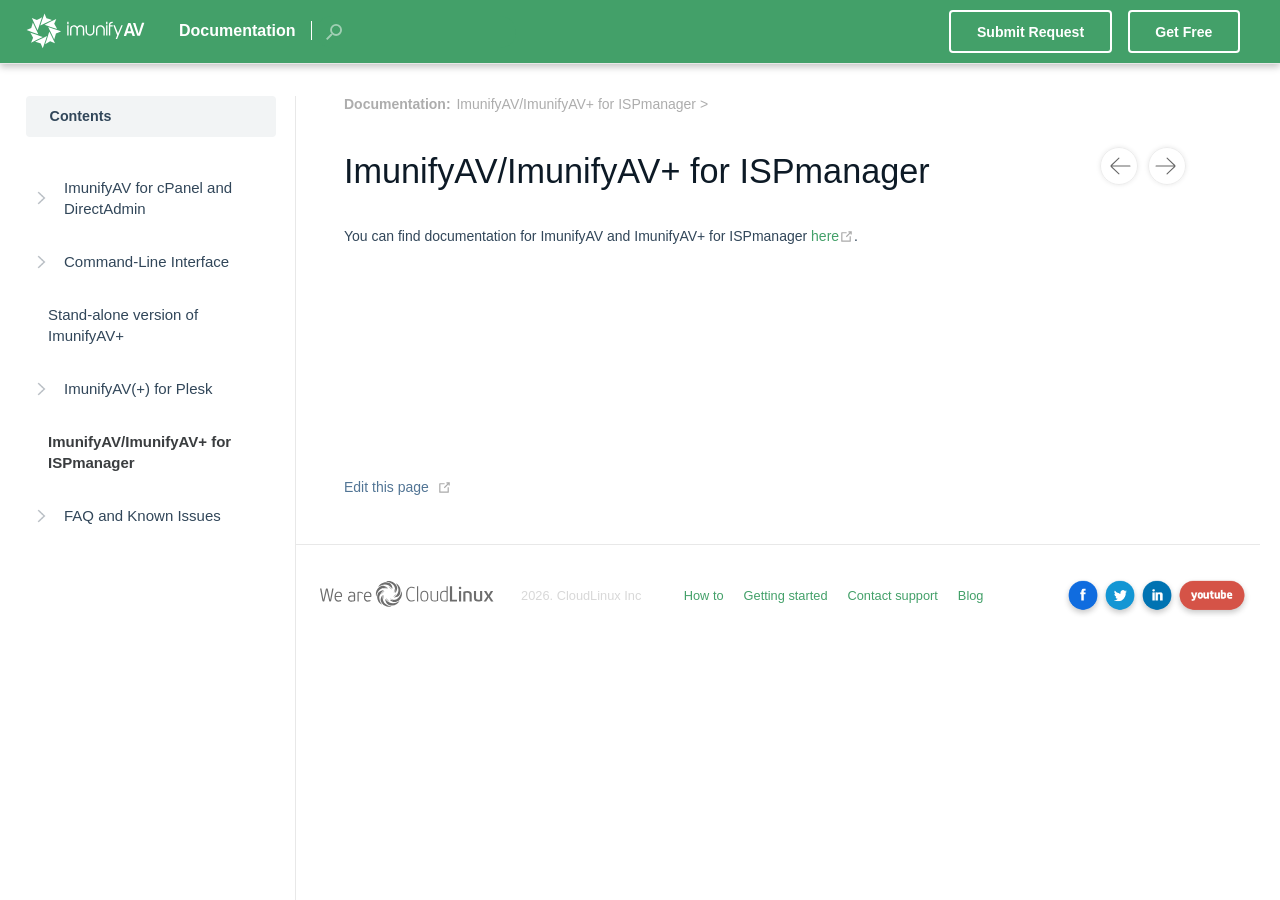
<file: imunifyav_for_ispmanager/index.html>
<!DOCTYPE html>
<html lang="en-US">
  <head>
    <meta charset="utf-8">
    <meta name="viewport" content="width=device-width,initial-scale=1">
    <title>ImunifyAV/ImunifyAV+ for ISPmanager | Documentation</title>
    <meta name="generator" content="VuePress 1.4.1">
    <link rel="icon" href="/favicon.ico">
    <meta name="description" content="ImunifyAV documentation">
    <meta name="twitter:title" content="ImunifyAV/ImunifyAV+ for ISPmanager">
    <meta name="twitter:description" content="">
    <meta name="twitter:card" content="summary">
    <meta name="twitter:url" content="https://docs.imunifyav.com/imunifyav_for_ispmanager/">
    <meta property="og:type" content="article">
    <meta property="og:title" content="ImunifyAV/ImunifyAV+ for ISPmanager">
    <meta property="og:description" content="">
    <meta property="og:url" content="https://docs.imunifyav.com/imunifyav_for_ispmanager/">
    <meta property="og:site_name" content="ImunifyAV Documentation">
    <meta itemprop="name" content="ImunifyAV/ImunifyAV+ for ISPmanager">
    <meta itemprop="description" content="">
    <link rel="preload" href="/assets/css/0.styles.b5146795.css" as="style"><link rel="preload" href="/assets/js/app.5a6a1f89.js" as="script"><link rel="preload" href="/assets/js/4.d98e7ef8.js" as="script"><link rel="preload" href="/assets/js/1.39785b34.js" as="script"><link rel="preload" href="/assets/js/27.d63d34c0.js" as="script"><link rel="prefetch" href="/assets/js/10.0582e994.js"><link rel="prefetch" href="/assets/js/11.f46d707a.js"><link rel="prefetch" href="/assets/js/12.56127b43.js"><link rel="prefetch" href="/assets/js/13.22dc18b8.js"><link rel="prefetch" href="/assets/js/14.afa5e2a9.js"><link rel="prefetch" href="/assets/js/15.97d8e16d.js"><link rel="prefetch" href="/assets/js/16.ca5aa319.js"><link rel="prefetch" href="/assets/js/17.6d3ed851.js"><link rel="prefetch" href="/assets/js/18.82a40c41.js"><link rel="prefetch" href="/assets/js/19.13257bc5.js"><link rel="prefetch" href="/assets/js/20.c76c3cb4.js"><link rel="prefetch" href="/assets/js/21.75d6593e.js"><link rel="prefetch" href="/assets/js/22.868b172b.js"><link rel="prefetch" href="/assets/js/23.39763936.js"><link rel="prefetch" href="/assets/js/24.e174680a.js"><link rel="prefetch" href="/assets/js/25.fee753c3.js"><link rel="prefetch" href="/assets/js/26.f446f9b6.js"><link rel="prefetch" href="/assets/js/28.e86d7712.js"><link rel="prefetch" href="/assets/js/29.fafe201a.js"><link rel="prefetch" href="/assets/js/30.70d0546b.js"><link rel="prefetch" href="/assets/js/5.2d17926f.js"><link rel="prefetch" href="/assets/js/6.3bf8a622.js"><link rel="prefetch" href="/assets/js/7.4620303c.js"><link rel="prefetch" href="/assets/js/8.20304c2f.js"><link rel="prefetch" href="/assets/js/9.33a237a5.js"><link rel="prefetch" href="/assets/js/vendors~docsearch.c61a622c.js">
    <link rel="stylesheet" href="/assets/css/0.styles.b5146795.css">
  </head>
  <body>
    <div id="app" data-server-rendered="true"><div class="theme-container"><header class="navbar"><div class="sidebar-button"><svg xmlns="http://www.w3.org/2000/svg" aria-hidden="true" role="img" viewBox="0 0 448 512" class="icon"><path fill="currentColor" d="M436 124H12c-6.627 0-12-5.373-12-12V80c0-6.627 5.373-12 12-12h424c6.627 0 12 5.373 12 12v32c0 6.627-5.373 12-12 12zm0 160H12c-6.627 0-12-5.373-12-12v-32c0-6.627 5.373-12 12-12h424c6.627 0 12 5.373 12 12v32c0 6.627-5.373 12-12 12zm0 160H12c-6.627 0-12-5.373-12-12v-32c0-6.627 5.373-12 12-12h424c6.627 0 12 5.373 12 12v32c0 6.627-5.373 12-12 12z"></path></svg></div> <a href="/" class="home-link router-link-active"><img src="/logo.svg" alt="Documentation" class="logo"> <span class="site-name site-name--documentation can-hide">Documentation</span></a> <form id="search-form" class="algolia-search-wrapper search-box"><input id="algolia-search-input" class="search-query"></form> <div class="links" style="max-width:nullpx;"><a href="https://cloudlinux.zendesk.com/hc/en-us/requests/new" target="_blank" class="btn">
      Submit Request
    </a> <a href="https://www.imunify360.com/antivirus" target="_blank" class="btn">
      Get Free
    </a> <nav class="nav-links can-hide"></nav></div></header> <div class="sidebar-mask"></div> <div class="sidebar"><nav class="nav-links"></nav>  <ul class="sidebar-links"><li><div class="sidebar-group first"><div class="sidebar-heading open"><span>Contents</span> <!----></div> <ul class="sidebar-group-items"><li><div class="sidebar-header sidebar-link"><div><a href="/imunifyav/" class="sidebar-link">ImunifyAV for cPanel and DirectAdmin</a></div></div><ul class="sidebar-sub-headers"><li class="collapsible sidebar-sub-header"><div class="sidebar-link-container"><a href="/imunifyav/#installation-guide" class="sidebar-link">Installation Guide</a></div><ul class="sidebar-sub-headers"><li class="sidebar-sub-header"><div><a href="/imunifyav/#requirements" class="sidebar-link">Requirements</a></div></li><li class="sidebar-sub-header"><div><a href="/imunifyav/#installation-instructions" class="sidebar-link">Installation Instructions</a></div></li><li class="sidebar-sub-header"><div><a href="/imunifyav/#update-instructions" class="sidebar-link">Update Instructions</a></div></li><li class="sidebar-sub-header"><div><a href="/imunifyav/#gradual-roll-out" class="sidebar-link">Gradual roll-out</a></div></li></ul></li><li class="collapsible sidebar-sub-header"><div class="sidebar-link-container"><a href="/imunifyav/#uninstall" class="sidebar-link">Uninstall</a></div><ul class="sidebar-sub-headers"><li class="sidebar-sub-header"><div><a href="/imunifyav/#how-to-uninstall-imunifyav" class="sidebar-link">How to uninstall ImunifyAV</a></div></li><li class="sidebar-sub-header"><div><a href="/imunifyav/#how-to-stop-imunifyav" class="sidebar-link">How to stop ImunifyAV</a></div></li></ul></li><li class="collapsible sidebar-sub-header"><div class="sidebar-link-container"><a href="/imunifyav/#localization" class="sidebar-link">Localization</a></div><ul class="sidebar-sub-headers"><li class="sidebar-sub-header"><div><a href="/imunifyav/#how-to-perform-a-translation-to-your-own-language-using-our-language-file" class="sidebar-link">How to perform a translation to your own language using our language file</a></div></li></ul></li><li class="collapsible sidebar-sub-header"><div class="sidebar-link-container"><a href="/imunifyav/#hoster-interface" class="sidebar-link">Hoster Interface</a></div><ul class="sidebar-sub-headers"><li class="sidebar-sub-header"><div><a href="/imunifyav/#users" class="sidebar-link">Users</a></div></li><li class="sidebar-sub-header"><div><a href="/imunifyav/#files" class="sidebar-link">Files</a></div></li><li class="sidebar-sub-header"><div><a href="/imunifyav/#scan" class="sidebar-link">Scan</a></div></li><li class="sidebar-sub-header"><div><a href="/imunifyav/#history" class="sidebar-link">History</a></div></li><li class="sidebar-sub-header"><div><a href="/imunifyav/#ignore-list" class="sidebar-link">Ignore List</a></div></li><li class="sidebar-sub-header"><div><a href="/imunifyav/#features-management" class="sidebar-link">Features Management</a></div></li><li class="sidebar-sub-header"><div><a href="/imunifyav/#reputation-management" class="sidebar-link">Reputation Management</a></div></li><li class="sidebar-sub-header"><div><a href="/imunifyav/#settings" class="sidebar-link">Settings</a></div></li><li class="sidebar-sub-header"><div><a href="/imunifyav/#upgrade-av" class="sidebar-link">Upgrade</a></div></li></ul></li><li class="collapsible sidebar-sub-header"><div class="sidebar-link-container"><a href="/imunifyav/#end-user-interface" class="sidebar-link">End User Interface</a></div><ul class="sidebar-sub-headers"><li class="sidebar-sub-header"><div><a href="/imunifyav/#files-2" class="sidebar-link">Files</a></div></li><li class="sidebar-sub-header"><div><a href="/imunifyav/#history-2" class="sidebar-link">History</a></div></li><li class="sidebar-sub-header"><div><a href="/imunifyav/#ignore-list-2" class="sidebar-link">Ignore List</a></div></li></ul></li><li class="collapsible sidebar-sub-header"><div class="sidebar-link-container"><a href="/imunifyav/#hooks" class="sidebar-link">Hooks</a></div><ul class="sidebar-sub-headers"><li class="sidebar-sub-header"><div><a href="/imunifyav/#overview" class="sidebar-link">Overview</a></div></li><li class="sidebar-sub-header"><div><a href="/imunifyav/#how-to-start-using-hooks" class="sidebar-link">How to start using hooks</a></div></li><li class="sidebar-sub-header"><div><a href="/imunifyav/#available-events-and-their-parameters" class="sidebar-link">Available events and their parameters</a></div></li><li class="sidebar-sub-header"><div><a href="/imunifyav/#hooks-cli" class="sidebar-link">Hooks CLI</a></div></li><li class="sidebar-sub-header"><div><a href="/imunifyav/#structure-and-examples-of-a-hook-script" class="sidebar-link">Structure and examples of a hook script</a></div></li></ul></li></ul></li><li><div class="sidebar-header sidebar-link"><div><a href="/cli/" class="sidebar-link">Command-Line Interface</a></div></div><ul class="sidebar-sub-headers"><li class="collapsible sidebar-sub-header"><div><a href="/cli/#add-sudouser" class="sidebar-link">Add-sudouser</a></div></li><li class="collapsible sidebar-sub-header"><div><a href="/cli/#checkdb" class="sidebar-link">Checkdb</a></div></li><li class="collapsible sidebar-sub-header"><div><a href="/cli/#check-domains" class="sidebar-link">Check-domains</a></div></li><li class="collapsible sidebar-sub-header"><div><a href="/cli/#config-update" class="sidebar-link">Config update</a></div></li><li class="collapsible sidebar-sub-header"><div><a href="/cli/#delete-sudouser" class="sidebar-link">Delete-sudouser</a></div></li><li class="collapsible sidebar-sub-header"><div><a href="/cli/#doctor" class="sidebar-link">Doctor</a></div></li><li class="collapsible sidebar-sub-header"><div><a href="/cli/#infected-domains" class="sidebar-link">Infected-domains</a></div></li><li class="collapsible sidebar-sub-header"><div><a href="/cli/#feature-management" class="sidebar-link">Feature-management</a></div></li><li class="collapsible sidebar-sub-header"><div><a href="/cli/#hooks" class="sidebar-link">Hooks</a></div></li><li class="collapsible sidebar-sub-header"><div><a href="/cli/#malware" class="sidebar-link">Malware</a></div></li><li class="collapsible sidebar-sub-header"><div><a href="/cli/#notifications-config" class="sidebar-link">Notifications config</a></div></li><li class="collapsible sidebar-sub-header"><div><a href="/cli/#register" class="sidebar-link">Register</a></div></li><li class="collapsible sidebar-sub-header"><div><a href="/cli/#rstatus" class="sidebar-link">Rstatus</a></div></li><li class="collapsible sidebar-sub-header"><div><a href="/cli/#start" class="sidebar-link">Start</a></div></li><li class="collapsible sidebar-sub-header"><div><a href="/cli/#unregister" class="sidebar-link">Unregister</a></div></li><li class="collapsible sidebar-sub-header"><div><a href="/cli/#update" class="sidebar-link">Update</a></div></li><li class="collapsible sidebar-sub-header"><div><a href="/cli/#update-license" class="sidebar-link">Update-license</a></div></li><li class="collapsible sidebar-sub-header"><div><a href="/cli/#version" class="sidebar-link">Version</a></div></li><li class="collapsible sidebar-sub-header"><div><a href="/cli/#how-to-apply-changes-from-cli" class="sidebar-link">How to apply changes from CLI</a></div></li></ul></li><li><div><a href="/stand_alone_mode/" class="sidebar-link">Stand-alone version of ImunifyAV+</a></div></li><li><div class="sidebar-header sidebar-link"><div><a href="/imunifyav_for_plesk/" class="sidebar-link">ImunifyAV(+) for Plesk</a></div></div><ul class="sidebar-sub-headers"><li class="collapsible sidebar-sub-header"><div class="sidebar-link-container"><a href="/imunifyav_for_plesk/#general-overview" class="sidebar-link">General overview</a></div><ul class="sidebar-sub-headers"><li class="sidebar-sub-header"><div><a href="/imunifyav_for_plesk/#key-features" class="sidebar-link">Key features</a></div></li><li class="sidebar-sub-header"><div><a href="/imunifyav_for_plesk/#editions-available" class="sidebar-link">Editions available</a></div></li><li class="sidebar-sub-header"><div><a href="/imunifyav_for_plesk/#comparison-table" class="sidebar-link">Comparison table</a></div></li></ul></li><li class="collapsible sidebar-sub-header"><div class="sidebar-link-container"><a href="/imunifyav_for_plesk/#quick-introduction-for-server-admins" class="sidebar-link">Quick introduction for server admins</a></div><ul class="sidebar-sub-headers"><li class="sidebar-sub-header"><div><a href="/imunifyav_for_plesk/#premium-imunifyav-version-and-automatic-malware-cleanup" class="sidebar-link">Premium (ImunifyAV+) version and automatic malware cleanup</a></div></li><li class="sidebar-sub-header"><div><a href="/imunifyav_for_plesk/#video" class="sidebar-link">Video</a></div></li></ul></li><li class="collapsible sidebar-sub-header"><div><a href="/imunifyav_for_plesk/#quick-introduction-for-users" class="sidebar-link">Quick introduction for users</a></div></li><li class="collapsible sidebar-sub-header"><div class="sidebar-link-container"><a href="/imunifyav_for_plesk/#explanations" class="sidebar-link">Explanations</a></div><ul class="sidebar-sub-headers"><li class="sidebar-sub-header"><div><a href="/imunifyav_for_plesk/#explaining-the-domain-tab" class="sidebar-link">Explaining the Domain tab</a></div></li><li class="sidebar-sub-header"><div><a href="/imunifyav_for_plesk/#explaining-the-settings-tab" class="sidebar-link">Explaining the Settings tab</a></div></li><li class="sidebar-sub-header"><div><a href="/imunifyav_for_plesk/#how-to-activate-a-license-key-for-paid-versions" class="sidebar-link">How to activate a license key (for paid versions)</a></div></li><li class="sidebar-sub-header"><div><a href="/imunifyav_for_plesk/#how-the-antivirus-removes-malware" class="sidebar-link">How the Antivirus removes malware</a></div></li></ul></li><li class="collapsible sidebar-sub-header"><div class="sidebar-link-container"><a href="/imunifyav_for_plesk/#faq" class="sidebar-link">FAQ</a></div><ul class="sidebar-sub-headers"><li class="sidebar-sub-header"><div><a href="/imunifyav_for_plesk/#does-imunifyav-protect-websites" class="sidebar-link">Does ImunifyAV protect websites?</a></div></li><li class="sidebar-sub-header"><div><a href="/imunifyav_for_plesk/#my-websites-are-clean-what-to-do-next" class="sidebar-link">My websites are clean, what to do next?</a></div></li><li class="sidebar-sub-header"><div><a href="/imunifyav_for_plesk/#my-websites-are-infected-what-to-do-next" class="sidebar-link">My websites are infected, what to do next?</a></div></li><li class="sidebar-sub-header"><div><a href="/imunifyav_for_plesk/#what-to-do-when-antivirus-has-detected-malware-in-the-legitimate-file" class="sidebar-link">What to do when antivirus has detected malware in the legitimate file?</a></div></li><li class="sidebar-sub-header"><div><a href="/imunifyav_for_plesk/#how-to-speed-up-the-antivirus" class="sidebar-link">How to speed up the Antivirus?</a></div></li><li class="sidebar-sub-header"><div><a href="/imunifyav_for_plesk/#how-to-update-the-antivirus" class="sidebar-link">How to update the Antivirus?</a></div></li><li class="sidebar-sub-header"><div><a href="/imunifyav_for_plesk/#what-if-the-antivirus-has-not-detected-some-malicious-files" class="sidebar-link">What if the Antivirus has not detected some malicious files?</a></div></li><li class="sidebar-sub-header"><div><a href="/imunifyav_for_plesk/#where-can-i-find-the-imunifyav-log-file-on-plesk" class="sidebar-link">Where can I find the ImunifyAV log file on Plesk?</a></div></li><li class="sidebar-sub-header"><div><a href="/imunifyav_for_plesk/#dashboard-says-scan-failed-with-no-related-error-message" class="sidebar-link">Dashboard says &quot;scan failed&quot; with no related error message</a></div></li></ul></li><li class="collapsible sidebar-sub-header"><div class="sidebar-link-container"><a href="/imunifyav_for_plesk/#troubleshooting" class="sidebar-link">Troubleshooting</a></div><ul class="sidebar-sub-headers"><li class="sidebar-sub-header"><div><a href="/imunifyav_for_plesk/#i-payed-for-the-extension-but-it-is-not-yet-premium" class="sidebar-link">I payed for the extension, but it is not yet Premium</a></div></li><li class="sidebar-sub-header"><div><a href="/imunifyav_for_plesk/#i-click-the-scan-button-but-it-doesn-t-start-scanning" class="sidebar-link">I click the Scan button, but it doesn’t start scanning</a></div></li><li class="sidebar-sub-header"><div><a href="/imunifyav_for_plesk/#the-antivirus-doesn-t-cleanup-some-of-malicious-files" class="sidebar-link">The Antivirus doesn’t cleanup some of malicious files</a></div></li><li class="sidebar-sub-header"><div><a href="/imunifyav_for_plesk/#i-scheduled-re-scanning-for-today-but-it-does-not-start-at-specified-time" class="sidebar-link">I scheduled re-scanning for today but it does not start at specified time</a></div></li><li class="sidebar-sub-header"><div><a href="/imunifyav_for_plesk/#when-i-click-the-scan-all-button-the-websites-start-scanning-in-random-order" class="sidebar-link">When I click the Scan All button the websites start scanning in random order</a></div></li><li class="sidebar-sub-header"><div><a href="/imunifyav_for_plesk/#when-i-click-scan-or-clean-it-fails" class="sidebar-link">When I click Scan or Clean it fails</a></div></li><li class="sidebar-sub-header"><div><a href="/imunifyav_for_plesk/#problem-with-websites-cleanup" class="sidebar-link">Problem with websites cleanup</a></div></li></ul></li><li class="collapsible sidebar-sub-header"><div><a href="/imunifyav_for_plesk/#removing-imunifyav-for-plesk" class="sidebar-link">Removing ImunifyAV for Plesk</a></div></li><li class="collapsible sidebar-sub-header"><div class="sidebar-link-container"><a href="/imunifyav_for_plesk/#extension-diagnostics" class="sidebar-link">Extension diagnostics</a></div><ul class="sidebar-sub-headers"><li class="sidebar-sub-header"><div><a href="/imunifyav_for_plesk/#how-to-collect-plesk-debug-log" class="sidebar-link">How to collect Plesk debug log</a></div></li></ul></li></ul></li><li><div class="active"><a href="/imunifyav_for_ispmanager/" class="active sidebar-link">ImunifyAV/ImunifyAV+ for ISPmanager</a></div></li><li><div class="sidebar-header sidebar-link"><div><a href="/faq_and_known_issues/" class="sidebar-link">FAQ and Known Issues</a></div></div><ul class="sidebar-sub-headers"></ul></li></ul></div></li></ul> </div> <div class="page"> <div class="breadcrumb-wrapper page-breadcrumb" data-v-5e0e0acf><span class="breadcrumb-title" data-v-5e0e0acf>Documentation:</span> <a href="/imunifyav_for_ispmanager/" class="breadcrumb router-link-exact-active router-link-active" data-v-5e0e0acf>
    ImunifyAV/ImunifyAV+ for ISPmanager
  </a></div> <div class="page-nav-wrapper"><div class="page-nav"><a href="/imunifyav_for_plesk/" class="nav-arrow left"></a> <a href="/faq_and_known_issues/" class="nav-arrow right"></a></div></div> <div class="content content__default"><h1 id="imunifyav-imunifyav-for-ispmanager"><a href="#imunifyav-imunifyav-for-ispmanager" aria-hidden="true" class="header-anchor">#</a> ImunifyAV/ImunifyAV+ for ISPmanager</h1> <p>You can find documentation for ImunifyAV and ImunifyAV+ for ISPmanager <a href="https://docs.ispsystem.com/ispmanager-lite/integrations/integration-with-imunifyav" target="_blank" rel="noopener noreferrer">here<svg xmlns="http://www.w3.org/2000/svg" aria-hidden="true" x="0px" y="0px" viewBox="0 0 100 100" width="15" height="15" class="icon outbound"><path fill="currentColor" d="M18.8,85.1h56l0,0c2.2,0,4-1.8,4-4v-32h-8v28h-48v-48h28v-8h-32l0,0c-2.2,0-4,1.8-4,4v56C14.8,83.3,16.6,85.1,18.8,85.1z"></path> <polygon fill="currentColor" points="45.7,48.7 51.3,54.3 77.2,28.5 77.2,37.2 85.2,37.2 85.2,14.9 62.8,14.9 62.8,22.9 71.5,22.9"></polygon></svg></a>.</p> <!----></div> <div class="page-edit"><div class="edit-link"><a href="https://github.com/cloudlinux/imunifyav-doc/edit/dev/docs/imunifyav_for_ispmanager/README.md" target="_blank" rel="noopener noreferrer">Edit this page</a> <svg xmlns="http://www.w3.org/2000/svg" aria-hidden="true" x="0px" y="0px" viewBox="0 0 100 100" width="15" height="15" class="icon outbound"><path fill="currentColor" d="M18.8,85.1h56l0,0c2.2,0,4-1.8,4-4v-32h-8v28h-48v-48h28v-8h-32l0,0c-2.2,0-4,1.8-4,4v56C14.8,83.3,16.6,85.1,18.8,85.1z"></path> <polygon fill="currentColor" points="45.7,48.7 51.3,54.3 77.2,28.5 77.2,37.2 85.2,37.2 85.2,14.9 62.8,14.9 62.8,22.9 71.5,22.9"></polygon></svg></div> <!----></div> <div class="back-to-top" data-v-5366e0dd><a href="/imunifyav_for_ispmanager/#app" class="nav-arrow top back-to-top__link" data-v-5366e0dd></a></div> </div> <div class="footer" data-v-20b89de8><div data-v-20b89de8><a href="https://cloudlinux.com" data-v-20b89de8><img src="/assets/img/we-are-cloudlinux.783ed390.svg" alt="We are Cloudlinux" data-v-20b89de8></a></div> <div class="footer-company-title" data-v-20b89de8>2020. CloudLinux Inc</div> <div data-v-20b89de8><div data-v-20b89de8><a href="https://cloudlinux.zendesk.com/hc/sections/115001344329-How-do-I" target="_blank" data-v-20b89de8>How to</a></div><div data-v-20b89de8><a href="https://www.imunify360.com/antivirus" target="_blank" data-v-20b89de8>Getting started</a></div><div data-v-20b89de8><a href="https://cloudlinux.zendesk.com/hc/requests/new" target="_blank" data-v-20b89de8>Contact support</a></div><div data-v-20b89de8><a href="https://www.imunify360.com/blog" target="_blank" data-v-20b89de8>Blog</a></div></div> <div class="social" data-v-20b89de8><span class="footer-social-text" data-v-20b89de8></span> <a href="https://www.facebook.com/imunify360/" target="_blank" data-v-20b89de8><img src="/fb.png" class="footer-social-logo" data-v-20b89de8></a><a href="https://twitter.com/imunify360/" target="_blank" data-v-20b89de8><img src="/tw.png" class="footer-social-logo" data-v-20b89de8></a><a href="https://linkedin.com/company/cloudlinux" target="_blank" data-v-20b89de8><img src="/in.png" class="footer-social-logo" data-v-20b89de8></a><a href="https://www.youtube.com/channel/UCcW6dDJjcy41c7Hl_5LdLZQ" target="_blank" data-v-20b89de8><img src="/ytube.png" class="footer-social-logo" data-v-20b89de8></a></div></div> <!----></div><div class="global-ui"></div></div>
    <script src="/assets/js/app.5a6a1f89.js" defer></script><script src="/assets/js/4.d98e7ef8.js" defer></script><script src="/assets/js/1.39785b34.js" defer></script><script src="/assets/js/27.d63d34c0.js" defer></script>
  </body>
</html>
</file>
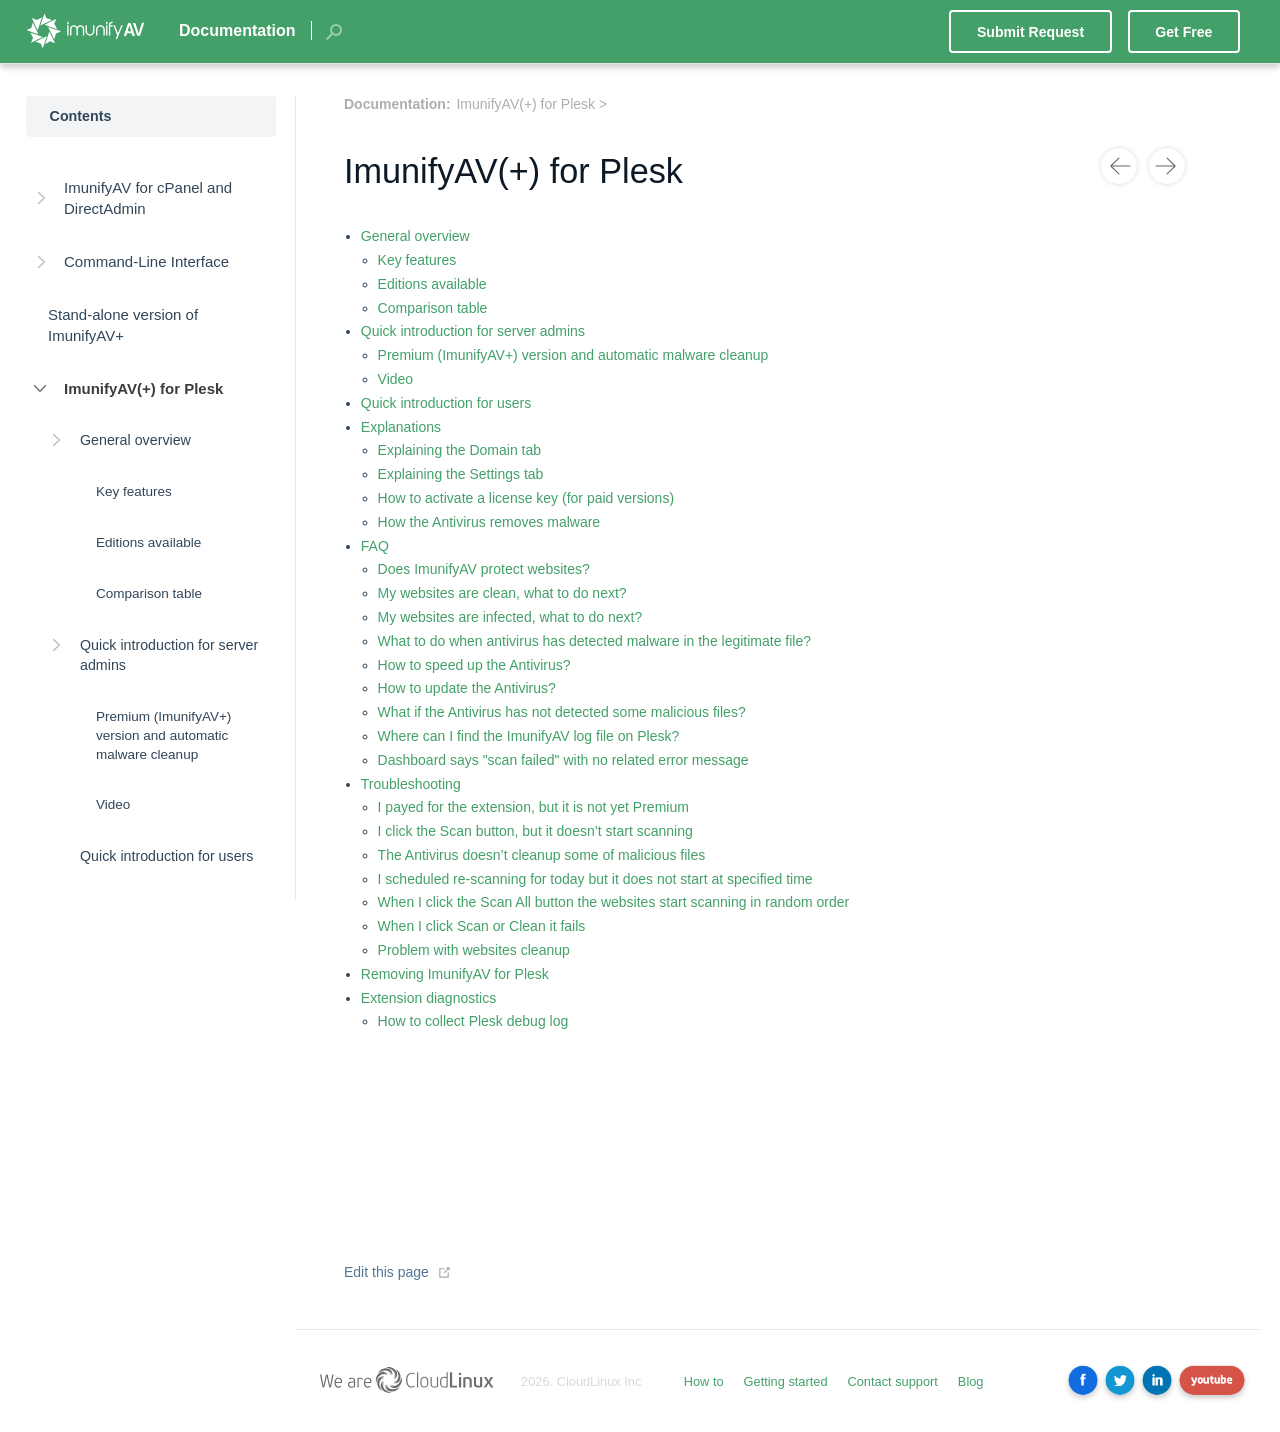
<file: imunifyav_for_plesk/index.html>
<!DOCTYPE html>
<html lang="en-US">
  <head>
    <meta charset="utf-8">
    <meta name="viewport" content="width=device-width,initial-scale=1">
    <title>ImunifyAV(+) for Plesk | Documentation</title>
    <meta name="generator" content="VuePress 1.4.1">
    <link rel="icon" href="/favicon.ico">
    <meta name="description" content="ImunifyAV is an intelligent antivirus and security monitoring tool for websites with one-click automatic malware cleanup, domains reputation monitoring and blacklist status check.">
    <meta name="image" content="https://docs.imunifyav.com/images/PleskAVScanAll.png">
    <meta name="twitter:title" content="ImunifyAV(+) for Plesk">
    <meta name="twitter:description" content="ImunifyAV is an intelligent antivirus and security monitoring tool for websites with one-click automatic malware cleanup, domains reputation monitoring and blacklist status check.">
    <meta name="twitter:card" content="summary_large_image">
    <meta name="twitter:image" content="https://docs.imunifyav.com/images/PleskAVScanAll.png">
    <meta name="twitter:url" content="https://docs.imunifyav.com/imunifyav_for_plesk/">
    <meta property="og:type" content="article">
    <meta property="og:title" content="ImunifyAV(+) for Plesk">
    <meta property="og:description" content="ImunifyAV is an intelligent antivirus and security monitoring tool for websites with one-click automatic malware cleanup, domains reputation monitoring and blacklist status check.">
    <meta property="og:image" content="https://docs.imunifyav.com/images/PleskAVScanAll.png">
    <meta property="og:url" content="https://docs.imunifyav.com/imunifyav_for_plesk/">
    <meta property="og:site_name" content="ImunifyAV Documentation">
    <meta itemprop="name" content="ImunifyAV(+) for Plesk">
    <meta itemprop="description" content="ImunifyAV is an intelligent antivirus and security monitoring tool for websites with one-click automatic malware cleanup, domains reputation monitoring and blacklist status check.">
    <meta itemprop="image" content="https://docs.imunifyav.com/images/PleskAVScanAll.png">
    <link rel="preload" href="/assets/css/0.styles.b5146795.css" as="style"><link rel="preload" href="/assets/js/app.5a6a1f89.js" as="script"><link rel="preload" href="/assets/js/4.d98e7ef8.js" as="script"><link rel="preload" href="/assets/js/1.39785b34.js" as="script"><link rel="preload" href="/assets/js/28.e86d7712.js" as="script"><link rel="prefetch" href="/assets/js/10.0582e994.js"><link rel="prefetch" href="/assets/js/11.f46d707a.js"><link rel="prefetch" href="/assets/js/12.56127b43.js"><link rel="prefetch" href="/assets/js/13.22dc18b8.js"><link rel="prefetch" href="/assets/js/14.afa5e2a9.js"><link rel="prefetch" href="/assets/js/15.97d8e16d.js"><link rel="prefetch" href="/assets/js/16.ca5aa319.js"><link rel="prefetch" href="/assets/js/17.6d3ed851.js"><link rel="prefetch" href="/assets/js/18.82a40c41.js"><link rel="prefetch" href="/assets/js/19.13257bc5.js"><link rel="prefetch" href="/assets/js/20.c76c3cb4.js"><link rel="prefetch" href="/assets/js/21.75d6593e.js"><link rel="prefetch" href="/assets/js/22.868b172b.js"><link rel="prefetch" href="/assets/js/23.39763936.js"><link rel="prefetch" href="/assets/js/24.e174680a.js"><link rel="prefetch" href="/assets/js/25.fee753c3.js"><link rel="prefetch" href="/assets/js/26.f446f9b6.js"><link rel="prefetch" href="/assets/js/27.d63d34c0.js"><link rel="prefetch" href="/assets/js/29.fafe201a.js"><link rel="prefetch" href="/assets/js/30.70d0546b.js"><link rel="prefetch" href="/assets/js/5.2d17926f.js"><link rel="prefetch" href="/assets/js/6.3bf8a622.js"><link rel="prefetch" href="/assets/js/7.4620303c.js"><link rel="prefetch" href="/assets/js/8.20304c2f.js"><link rel="prefetch" href="/assets/js/9.33a237a5.js"><link rel="prefetch" href="/assets/js/vendors~docsearch.c61a622c.js">
    <link rel="stylesheet" href="/assets/css/0.styles.b5146795.css">
  </head>
  <body>
    <div id="app" data-server-rendered="true"><div class="theme-container"><header class="navbar"><div class="sidebar-button"><svg xmlns="http://www.w3.org/2000/svg" aria-hidden="true" role="img" viewBox="0 0 448 512" class="icon"><path fill="currentColor" d="M436 124H12c-6.627 0-12-5.373-12-12V80c0-6.627 5.373-12 12-12h424c6.627 0 12 5.373 12 12v32c0 6.627-5.373 12-12 12zm0 160H12c-6.627 0-12-5.373-12-12v-32c0-6.627 5.373-12 12-12h424c6.627 0 12 5.373 12 12v32c0 6.627-5.373 12-12 12zm0 160H12c-6.627 0-12-5.373-12-12v-32c0-6.627 5.373-12 12-12h424c6.627 0 12 5.373 12 12v32c0 6.627-5.373 12-12 12z"></path></svg></div> <a href="/" class="home-link router-link-active"><img src="/logo.svg" alt="Documentation" class="logo"> <span class="site-name site-name--documentation can-hide">Documentation</span></a> <form id="search-form" class="algolia-search-wrapper search-box"><input id="algolia-search-input" class="search-query"></form> <div class="links" style="max-width:nullpx;"><a href="https://cloudlinux.zendesk.com/hc/en-us/requests/new" target="_blank" class="btn">
      Submit Request
    </a> <a href="https://www.imunify360.com/antivirus" target="_blank" class="btn">
      Get Free
    </a> <nav class="nav-links can-hide"></nav></div></header> <div class="sidebar-mask"></div> <div class="sidebar"><nav class="nav-links"></nav>  <ul class="sidebar-links"><li><div class="sidebar-group first"><div class="sidebar-heading open"><span>Contents</span> <!----></div> <ul class="sidebar-group-items"><li><div class="sidebar-header sidebar-link"><div><a href="/imunifyav/" class="sidebar-link">ImunifyAV for cPanel and DirectAdmin</a></div></div><ul class="sidebar-sub-headers"><li class="collapsible sidebar-sub-header"><div class="sidebar-link-container"><a href="/imunifyav/#installation-guide" class="sidebar-link">Installation Guide</a></div><ul class="sidebar-sub-headers"><li class="sidebar-sub-header"><div><a href="/imunifyav/#requirements" class="sidebar-link">Requirements</a></div></li><li class="sidebar-sub-header"><div><a href="/imunifyav/#installation-instructions" class="sidebar-link">Installation Instructions</a></div></li><li class="sidebar-sub-header"><div><a href="/imunifyav/#update-instructions" class="sidebar-link">Update Instructions</a></div></li><li class="sidebar-sub-header"><div><a href="/imunifyav/#gradual-roll-out" class="sidebar-link">Gradual roll-out</a></div></li></ul></li><li class="collapsible sidebar-sub-header"><div class="sidebar-link-container"><a href="/imunifyav/#uninstall" class="sidebar-link">Uninstall</a></div><ul class="sidebar-sub-headers"><li class="sidebar-sub-header"><div><a href="/imunifyav/#how-to-uninstall-imunifyav" class="sidebar-link">How to uninstall ImunifyAV</a></div></li><li class="sidebar-sub-header"><div><a href="/imunifyav/#how-to-stop-imunifyav" class="sidebar-link">How to stop ImunifyAV</a></div></li></ul></li><li class="collapsible sidebar-sub-header"><div class="sidebar-link-container"><a href="/imunifyav/#localization" class="sidebar-link">Localization</a></div><ul class="sidebar-sub-headers"><li class="sidebar-sub-header"><div><a href="/imunifyav/#how-to-perform-a-translation-to-your-own-language-using-our-language-file" class="sidebar-link">How to perform a translation to your own language using our language file</a></div></li></ul></li><li class="collapsible sidebar-sub-header"><div class="sidebar-link-container"><a href="/imunifyav/#hoster-interface" class="sidebar-link">Hoster Interface</a></div><ul class="sidebar-sub-headers"><li class="sidebar-sub-header"><div><a href="/imunifyav/#users" class="sidebar-link">Users</a></div></li><li class="sidebar-sub-header"><div><a href="/imunifyav/#files" class="sidebar-link">Files</a></div></li><li class="sidebar-sub-header"><div><a href="/imunifyav/#scan" class="sidebar-link">Scan</a></div></li><li class="sidebar-sub-header"><div><a href="/imunifyav/#history" class="sidebar-link">History</a></div></li><li class="sidebar-sub-header"><div><a href="/imunifyav/#ignore-list" class="sidebar-link">Ignore List</a></div></li><li class="sidebar-sub-header"><div><a href="/imunifyav/#features-management" class="sidebar-link">Features Management</a></div></li><li class="sidebar-sub-header"><div><a href="/imunifyav/#reputation-management" class="sidebar-link">Reputation Management</a></div></li><li class="sidebar-sub-header"><div><a href="/imunifyav/#settings" class="sidebar-link">Settings</a></div></li><li class="sidebar-sub-header"><div><a href="/imunifyav/#upgrade-av" class="sidebar-link">Upgrade</a></div></li></ul></li><li class="collapsible sidebar-sub-header"><div class="sidebar-link-container"><a href="/imunifyav/#end-user-interface" class="sidebar-link">End User Interface</a></div><ul class="sidebar-sub-headers"><li class="sidebar-sub-header"><div><a href="/imunifyav/#files-2" class="sidebar-link">Files</a></div></li><li class="sidebar-sub-header"><div><a href="/imunifyav/#history-2" class="sidebar-link">History</a></div></li><li class="sidebar-sub-header"><div><a href="/imunifyav/#ignore-list-2" class="sidebar-link">Ignore List</a></div></li></ul></li><li class="collapsible sidebar-sub-header"><div class="sidebar-link-container"><a href="/imunifyav/#hooks" class="sidebar-link">Hooks</a></div><ul class="sidebar-sub-headers"><li class="sidebar-sub-header"><div><a href="/imunifyav/#overview" class="sidebar-link">Overview</a></div></li><li class="sidebar-sub-header"><div><a href="/imunifyav/#how-to-start-using-hooks" class="sidebar-link">How to start using hooks</a></div></li><li class="sidebar-sub-header"><div><a href="/imunifyav/#available-events-and-their-parameters" class="sidebar-link">Available events and their parameters</a></div></li><li class="sidebar-sub-header"><div><a href="/imunifyav/#hooks-cli" class="sidebar-link">Hooks CLI</a></div></li><li class="sidebar-sub-header"><div><a href="/imunifyav/#structure-and-examples-of-a-hook-script" class="sidebar-link">Structure and examples of a hook script</a></div></li></ul></li></ul></li><li><div class="sidebar-header sidebar-link"><div><a href="/cli/" class="sidebar-link">Command-Line Interface</a></div></div><ul class="sidebar-sub-headers"><li class="collapsible sidebar-sub-header"><div><a href="/cli/#add-sudouser" class="sidebar-link">Add-sudouser</a></div></li><li class="collapsible sidebar-sub-header"><div><a href="/cli/#checkdb" class="sidebar-link">Checkdb</a></div></li><li class="collapsible sidebar-sub-header"><div><a href="/cli/#check-domains" class="sidebar-link">Check-domains</a></div></li><li class="collapsible sidebar-sub-header"><div><a href="/cli/#config-update" class="sidebar-link">Config update</a></div></li><li class="collapsible sidebar-sub-header"><div><a href="/cli/#delete-sudouser" class="sidebar-link">Delete-sudouser</a></div></li><li class="collapsible sidebar-sub-header"><div><a href="/cli/#doctor" class="sidebar-link">Doctor</a></div></li><li class="collapsible sidebar-sub-header"><div><a href="/cli/#infected-domains" class="sidebar-link">Infected-domains</a></div></li><li class="collapsible sidebar-sub-header"><div><a href="/cli/#feature-management" class="sidebar-link">Feature-management</a></div></li><li class="collapsible sidebar-sub-header"><div><a href="/cli/#hooks" class="sidebar-link">Hooks</a></div></li><li class="collapsible sidebar-sub-header"><div><a href="/cli/#malware" class="sidebar-link">Malware</a></div></li><li class="collapsible sidebar-sub-header"><div><a href="/cli/#notifications-config" class="sidebar-link">Notifications config</a></div></li><li class="collapsible sidebar-sub-header"><div><a href="/cli/#register" class="sidebar-link">Register</a></div></li><li class="collapsible sidebar-sub-header"><div><a href="/cli/#rstatus" class="sidebar-link">Rstatus</a></div></li><li class="collapsible sidebar-sub-header"><div><a href="/cli/#start" class="sidebar-link">Start</a></div></li><li class="collapsible sidebar-sub-header"><div><a href="/cli/#unregister" class="sidebar-link">Unregister</a></div></li><li class="collapsible sidebar-sub-header"><div><a href="/cli/#update" class="sidebar-link">Update</a></div></li><li class="collapsible sidebar-sub-header"><div><a href="/cli/#update-license" class="sidebar-link">Update-license</a></div></li><li class="collapsible sidebar-sub-header"><div><a href="/cli/#version" class="sidebar-link">Version</a></div></li><li class="collapsible sidebar-sub-header"><div><a href="/cli/#how-to-apply-changes-from-cli" class="sidebar-link">How to apply changes from CLI</a></div></li></ul></li><li><div><a href="/stand_alone_mode/" class="sidebar-link">Stand-alone version of ImunifyAV+</a></div></li><li><div class="active collapsed sidebar-header sidebar-link"><div class="active"><a href="/imunifyav_for_plesk/" class="active sidebar-link">ImunifyAV(+) for Plesk</a></div></div><ul class="sidebar-sub-headers"><li class="collapsible sidebar-sub-header"><div class="sidebar-link-container"><a href="/imunifyav_for_plesk/#general-overview" class="sidebar-link">General overview</a></div><ul class="sidebar-sub-headers"><li class="sidebar-sub-header"><div><a href="/imunifyav_for_plesk/#key-features" class="sidebar-link">Key features</a></div></li><li class="sidebar-sub-header"><div><a href="/imunifyav_for_plesk/#editions-available" class="sidebar-link">Editions available</a></div></li><li class="sidebar-sub-header"><div><a href="/imunifyav_for_plesk/#comparison-table" class="sidebar-link">Comparison table</a></div></li></ul></li><li class="collapsible sidebar-sub-header"><div class="sidebar-link-container"><a href="/imunifyav_for_plesk/#quick-introduction-for-server-admins" class="sidebar-link">Quick introduction for server admins</a></div><ul class="sidebar-sub-headers"><li class="sidebar-sub-header"><div><a href="/imunifyav_for_plesk/#premium-imunifyav-version-and-automatic-malware-cleanup" class="sidebar-link">Premium (ImunifyAV+) version and automatic malware cleanup</a></div></li><li class="sidebar-sub-header"><div><a href="/imunifyav_for_plesk/#video" class="sidebar-link">Video</a></div></li></ul></li><li class="collapsible sidebar-sub-header"><div><a href="/imunifyav_for_plesk/#quick-introduction-for-users" class="sidebar-link">Quick introduction for users</a></div></li><li class="collapsible sidebar-sub-header"><div class="sidebar-link-container"><a href="/imunifyav_for_plesk/#explanations" class="sidebar-link">Explanations</a></div><ul class="sidebar-sub-headers"><li class="sidebar-sub-header"><div><a href="/imunifyav_for_plesk/#explaining-the-domain-tab" class="sidebar-link">Explaining the Domain tab</a></div></li><li class="sidebar-sub-header"><div><a href="/imunifyav_for_plesk/#explaining-the-settings-tab" class="sidebar-link">Explaining the Settings tab</a></div></li><li class="sidebar-sub-header"><div><a href="/imunifyav_for_plesk/#how-to-activate-a-license-key-for-paid-versions" class="sidebar-link">How to activate a license key (for paid versions)</a></div></li><li class="sidebar-sub-header"><div><a href="/imunifyav_for_plesk/#how-the-antivirus-removes-malware" class="sidebar-link">How the Antivirus removes malware</a></div></li></ul></li><li class="collapsible sidebar-sub-header"><div class="sidebar-link-container"><a href="/imunifyav_for_plesk/#faq" class="sidebar-link">FAQ</a></div><ul class="sidebar-sub-headers"><li class="sidebar-sub-header"><div><a href="/imunifyav_for_plesk/#does-imunifyav-protect-websites" class="sidebar-link">Does ImunifyAV protect websites?</a></div></li><li class="sidebar-sub-header"><div><a href="/imunifyav_for_plesk/#my-websites-are-clean-what-to-do-next" class="sidebar-link">My websites are clean, what to do next?</a></div></li><li class="sidebar-sub-header"><div><a href="/imunifyav_for_plesk/#my-websites-are-infected-what-to-do-next" class="sidebar-link">My websites are infected, what to do next?</a></div></li><li class="sidebar-sub-header"><div><a href="/imunifyav_for_plesk/#what-to-do-when-antivirus-has-detected-malware-in-the-legitimate-file" class="sidebar-link">What to do when antivirus has detected malware in the legitimate file?</a></div></li><li class="sidebar-sub-header"><div><a href="/imunifyav_for_plesk/#how-to-speed-up-the-antivirus" class="sidebar-link">How to speed up the Antivirus?</a></div></li><li class="sidebar-sub-header"><div><a href="/imunifyav_for_plesk/#how-to-update-the-antivirus" class="sidebar-link">How to update the Antivirus?</a></div></li><li class="sidebar-sub-header"><div><a href="/imunifyav_for_plesk/#what-if-the-antivirus-has-not-detected-some-malicious-files" class="sidebar-link">What if the Antivirus has not detected some malicious files?</a></div></li><li class="sidebar-sub-header"><div><a href="/imunifyav_for_plesk/#where-can-i-find-the-imunifyav-log-file-on-plesk" class="sidebar-link">Where can I find the ImunifyAV log file on Plesk?</a></div></li><li class="sidebar-sub-header"><div><a href="/imunifyav_for_plesk/#dashboard-says-scan-failed-with-no-related-error-message" class="sidebar-link">Dashboard says &quot;scan failed&quot; with no related error message</a></div></li></ul></li><li class="collapsible sidebar-sub-header"><div class="sidebar-link-container"><a href="/imunifyav_for_plesk/#troubleshooting" class="sidebar-link">Troubleshooting</a></div><ul class="sidebar-sub-headers"><li class="sidebar-sub-header"><div><a href="/imunifyav_for_plesk/#i-payed-for-the-extension-but-it-is-not-yet-premium" class="sidebar-link">I payed for the extension, but it is not yet Premium</a></div></li><li class="sidebar-sub-header"><div><a href="/imunifyav_for_plesk/#i-click-the-scan-button-but-it-doesn-t-start-scanning" class="sidebar-link">I click the Scan button, but it doesn’t start scanning</a></div></li><li class="sidebar-sub-header"><div><a href="/imunifyav_for_plesk/#the-antivirus-doesn-t-cleanup-some-of-malicious-files" class="sidebar-link">The Antivirus doesn’t cleanup some of malicious files</a></div></li><li class="sidebar-sub-header"><div><a href="/imunifyav_for_plesk/#i-scheduled-re-scanning-for-today-but-it-does-not-start-at-specified-time" class="sidebar-link">I scheduled re-scanning for today but it does not start at specified time</a></div></li><li class="sidebar-sub-header"><div><a href="/imunifyav_for_plesk/#when-i-click-the-scan-all-button-the-websites-start-scanning-in-random-order" class="sidebar-link">When I click the Scan All button the websites start scanning in random order</a></div></li><li class="sidebar-sub-header"><div><a href="/imunifyav_for_plesk/#when-i-click-scan-or-clean-it-fails" class="sidebar-link">When I click Scan or Clean it fails</a></div></li><li class="sidebar-sub-header"><div><a href="/imunifyav_for_plesk/#problem-with-websites-cleanup" class="sidebar-link">Problem with websites cleanup</a></div></li></ul></li><li class="collapsible sidebar-sub-header"><div><a href="/imunifyav_for_plesk/#removing-imunifyav-for-plesk" class="sidebar-link">Removing ImunifyAV for Plesk</a></div></li><li class="collapsible sidebar-sub-header"><div class="sidebar-link-container"><a href="/imunifyav_for_plesk/#extension-diagnostics" class="sidebar-link">Extension diagnostics</a></div><ul class="sidebar-sub-headers"><li class="sidebar-sub-header"><div><a href="/imunifyav_for_plesk/#how-to-collect-plesk-debug-log" class="sidebar-link">How to collect Plesk debug log</a></div></li></ul></li></ul></li><li><div><a href="/imunifyav_for_ispmanager/" class="sidebar-link">ImunifyAV/ImunifyAV+ for ISPmanager</a></div></li><li><div class="sidebar-header sidebar-link"><div><a href="/faq_and_known_issues/" class="sidebar-link">FAQ and Known Issues</a></div></div><ul class="sidebar-sub-headers"></ul></li></ul></div></li></ul> </div> <div class="page"> <div class="breadcrumb-wrapper page-breadcrumb" data-v-5e0e0acf><span class="breadcrumb-title" data-v-5e0e0acf>Documentation:</span> <a href="/imunifyav_for_plesk/" class="breadcrumb router-link-exact-active router-link-active" data-v-5e0e0acf>
    ImunifyAV(+) for Plesk
  </a></div> <div class="page-nav-wrapper"><div class="page-nav"><a href="/stand_alone_mode/" class="nav-arrow left"></a> <a href="/imunifyav_for_ispmanager/" class="nav-arrow right"></a></div></div> <div class="content content__default"><h1 id="imunifyav-for-plesk"><a href="#imunifyav-for-plesk" aria-hidden="true" class="header-anchor">#</a> ImunifyAV(+) for Plesk</h1> <p></p><div class="table-of-contents"><ul><li><a href="#general-overview">General overview</a><ul><li><a href="#key-features">Key features</a></li><li><a href="#editions-available">Editions available</a></li><li><a href="#comparison-table">Comparison table</a></li></ul></li><li><a href="#quick-introduction-for-server-admins">Quick introduction for server admins</a><ul><li><a href="#premium-imunifyav-version-and-automatic-malware-cleanup">Premium (ImunifyAV+) version and automatic malware cleanup</a></li><li><a href="#video">Video</a></li></ul></li><li><a href="#quick-introduction-for-users">Quick introduction for users</a></li><li><a href="#explanations">Explanations</a><ul><li><a href="#explaining-the-domain-tab">Explaining the Domain tab</a></li><li><a href="#explaining-the-settings-tab">Explaining the Settings tab</a></li><li><a href="#how-to-activate-a-license-key-for-paid-versions">How to activate a license key (for paid versions)</a></li><li><a href="#how-the-antivirus-removes-malware">How the Antivirus removes malware</a></li></ul></li><li><a href="#faq">FAQ</a><ul><li><a href="#does-imunifyav-protect-websites">Does ImunifyAV protect websites?</a></li><li><a href="#my-websites-are-clean-what-to-do-next">My websites are clean, what to do next?</a></li><li><a href="#my-websites-are-infected-what-to-do-next">My websites are infected, what to do next?</a></li><li><a href="#what-to-do-when-antivirus-has-detected-malware-in-the-legitimate-file">What to do when antivirus has detected malware in the legitimate file?</a></li><li><a href="#how-to-speed-up-the-antivirus">How to speed up the Antivirus?</a></li><li><a href="#how-to-update-the-antivirus">How to update the Antivirus?</a></li><li><a href="#what-if-the-antivirus-has-not-detected-some-malicious-files">What if the Antivirus has not detected some malicious files?</a></li><li><a href="#where-can-i-find-the-imunifyav-log-file-on-plesk">Where can I find the ImunifyAV log file on Plesk?</a></li><li><a href="#dashboard-says-scan-failed-with-no-related-error-message">Dashboard says &quot;scan failed&quot; with no related error message</a></li></ul></li><li><a href="#troubleshooting">Troubleshooting</a><ul><li><a href="#i-payed-for-the-extension-but-it-is-not-yet-premium">I payed for the extension, but it is not yet Premium</a></li><li><a href="#i-click-the-scan-button-but-it-doesn-t-start-scanning">I click the Scan button, but it doesn’t start scanning</a></li><li><a href="#the-antivirus-doesn-t-cleanup-some-of-malicious-files">The Antivirus doesn’t cleanup some of malicious files</a></li><li><a href="#i-scheduled-re-scanning-for-today-but-it-does-not-start-at-specified-time">I scheduled re-scanning for today but it does not start at specified time</a></li><li><a href="#when-i-click-the-scan-all-button-the-websites-start-scanning-in-random-order">When I click the Scan All button the websites start scanning in random order</a></li><li><a href="#when-i-click-scan-or-clean-it-fails">When I click Scan or Clean it fails</a></li><li><a href="#problem-with-websites-cleanup">Problem with websites cleanup</a></li></ul></li><li><a href="#removing-imunifyav-for-plesk">Removing ImunifyAV for Plesk</a></li><li><a href="#extension-diagnostics">Extension diagnostics</a><ul><li><a href="#how-to-collect-plesk-debug-log">How to collect Plesk debug log</a></li></ul></li></ul></div><p></p> <h2 id="general-overview"><a href="#general-overview" aria-hidden="true" class="header-anchor">#</a> General overview</h2> <p>ImunifyAV is an intelligent antivirus and security monitoring tool for websites with one-click automatic malware cleanup, domains reputation monitoring and blacklist status check.</p> <p>ImunifyAV is available as a Free and a Premium (ImunifyAV+) version.</p> <h3 id="key-features"><a href="#key-features" aria-hidden="true" class="header-anchor">#</a> Key features</h3> <ul><li>Detects any types of malicious files including backdoors, web-shells, viruses, hacker’s tools, ‘blackhat SEO’ scripts, phishing pages and others</li> <li>Monitors reputation and blacklist status of domains against dozen of security vendors including Google SB, Yandex SB, McAfee, ESET, Kaspersky</li> <li>Supports WordPress, Joomla!, Magento, Drupal, MODx, Bitrix and other PHP-based CMSs and static HTML websites</li> <li>One-click automatic malware cleanup, scheduled &amp; on-demand website scannings and detailed reports</li> <li>UI flow optimized for security monitoring of hundreds of users and thousands of domains per server</li> <li>Configurable access permissions to the Antivirus for different Subscriptions.</li></ul> <h3 id="editions-available"><a href="#editions-available" aria-hidden="true" class="header-anchor">#</a> Editions available</h3> <p>Free version includes a fully-featured malware file scanner, reputation and blacklist status monitoring. No trial period, no scanning limits.</p> <p>Premium edition enables one-click automatic cleanup, scheduled websites check, admin users notifications on malware detection, priority domain reputation check and blacklisting status. It also enables access permission configuration, integration with Subscriptions and introduces a new User tab with a summary and website scanning results grouped by users.</p> <h3 id="comparison-table"><a href="#comparison-table" aria-hidden="true" class="header-anchor">#</a> Comparison table</h3> <table><thead><tr><th></th> <th style="text-align:center;"></th> <th style="text-align:center;"></th></tr></thead> <tbody><tr><td>Feature / Edition</td> <td style="text-align:center;">Free</td> <td style="text-align:center;">Premium (AV+)</td></tr> <tr><td>Intelligent malware file scanner</td> <td style="text-align:center;">✔</td> <td style="text-align:center;">✔</td></tr> <tr><td>Domain monitoring and reputation check</td> <td style="text-align:center;">✔</td> <td style="text-align:center;">✔</td></tr> <tr><td>One-click automatic malware cleanup</td> <td style="text-align:center;"></td> <td style="text-align:center;">✔</td></tr> <tr><td>Scheduled and regular websites scanning</td> <td style="text-align:center;"></td> <td style="text-align:center;">✔</td></tr> <tr><td>Email notification on malware detection</td> <td style="text-align:center;"></td> <td style="text-align:center;">✔</td></tr> <tr><td>Priority domain reputation check</td> <td style="text-align:center;"></td> <td style="text-align:center;">✔</td></tr> <tr><td>New <em>Users</em> tab with scanning summary and  infection status</td> <td style="text-align:center;"></td> <td style="text-align:center;">✔</td></tr> <tr><td>Antivirus integration with Service Plans/Subscriptions: enable/disable antivirus features for Subscriptions</td> <td style="text-align:center;"></td> <td style="text-align:center;">✔</td></tr></tbody></table> <p>Premium and Shared Hosting editions come with per-server licenses: unlimited number of domains.</p> <p>In case if you have any questions, proposal or feedback feel free to contact us via <a href="https://cloudlinux.zendesk.com/hc/en-us/requests/new" target="_blank" rel="noopener noreferrer">Zendesk<svg xmlns="http://www.w3.org/2000/svg" aria-hidden="true" x="0px" y="0px" viewBox="0 0 100 100" width="15" height="15" class="icon outbound"><path fill="currentColor" d="M18.8,85.1h56l0,0c2.2,0,4-1.8,4-4v-32h-8v28h-48v-48h28v-8h-32l0,0c-2.2,0-4,1.8-4,4v56C14.8,83.3,16.6,85.1,18.8,85.1z"></path> <polygon fill="currentColor" points="45.7,48.7 51.3,54.3 77.2,28.5 77.2,37.2 85.2,37.2 85.2,14.9 62.8,14.9 62.8,22.9 71.5,22.9"></polygon></svg></a>.</p> <h2 id="quick-introduction-for-server-admins"><a href="#quick-introduction-for-server-admins" aria-hidden="true" class="header-anchor">#</a> Quick introduction for server admins</h2> <p>In order to scan your websites for malware using the ImunifyAV all you need is to install the extension from Plesk Marketplace, open the <em>Domains</em> tab and click the <em>Scan All</em>.</p> <p><img src="/images/PleskAVScanAll.png" alt=""></p> <p>It will queue tasks to scan a complete list of websites for viruses, backdoors, web-shells, hacker’s scripts, phishing pages and other malware and run the process of websites scanning depending on specified number of concurrent scanning threads (1, 2 or 4) in the <em>Settings</em> tab. Also it will check each domain for blacklist status in search engines and antivirus services.</p> <p>Another option is to click the <em>Scan</em> button next to the particular website to check the single website for malware and blacklist status.</p> <p><img src="/images/PleskAVActions.png" alt=""></p> <p>In order to prevent server resources overload during scanning a set of websites the antivirus extension queues the scanning tasks and runs them with respect to the configured resources limitations (<em>Max working threads</em> in the <em>Settings</em> tab).</p> <p><img src="/images/PleskAVActionStatus.png" alt=""></p> <p>Take into consideration that default settings may not be optimal in terms of scanning speed so we would recommend to check the <em>Settings</em> tab before start and adjust the following parameters manually to set optimal values for better performance (or less server load).</p> <p><img src="/images/PleskAVSettings.png" alt=""></p> <div class="tip custom-block"><p class="custom-block-title">Note</p><p>The <em>Max working threads</em> is limited by a half of CPU core number on server. So the 1 or 2 CPU cores gives one working thread as maximum.</p></div><p>When the scanning process is finished, check infection statuses of your websites. If everything in the report is green, congrats! It usually means your websites are neither compromised nor infected and blacklisted.</p> <p><img src="/images/PleskAVStatusGreen.png" alt=""></p> <p>If you’ve noticed some “red alerts” next to the domain most likely it means the particular website is compromised and infected. Click the <em>View Report</em> button and see the details.</p> <p>If you see some “orange alerts” next to the domain and <em>Domain blacklisted</em> notice it means the domain is blacklisted in either search engines or antivirus services. Click the <em>View Report</em> button to see blacklist status details.</p> <p><img src="/images/PleskAVStatusDifferent.png" alt=""></p> <p>The detailed report shows you the list of detected malware and domain blacklist status.</p> <p><img src="/images/PleskAVScanningReport.png" alt=""></p> <h3 id="premium-imunifyav-version-and-automatic-malware-cleanup"><a href="#premium-imunifyav-version-and-automatic-malware-cleanup" aria-hidden="true" class="header-anchor">#</a> Premium (ImunifyAV+) version and automatic malware cleanup</h3> <p>In the Premium version of the Antivirus you can clean the malware automatically using the <em>Clean Malware</em> button.</p> <h3 id="video"><a href="#video" aria-hidden="true" class="header-anchor">#</a> Video</h3> <p>Watch the quick demo on how it works and then try it on your own.</p> <iframe width="560" height="315" src="https://www.youtube.com/embed/kfJeerML_ng" frameborder="0" allow="accelerometer; autoplay; encrypted-media; gyroscope; picture-in-picture" allowfullscreen="allowfullscreen"></iframe> <h2 id="quick-introduction-for-users"><a href="#quick-introduction-for-users" aria-hidden="true" class="header-anchor">#</a> Quick introduction for users</h2> <p>In order to scan your websites for malware using the ImunifyAV all you need is to click the <em>ImunifyAV</em> icon under the particular domain and then click the <em>Scan</em> button.</p> <p><img src="/images/PleskAVForUser.png" alt=""></p> <p><img src="/images/PleskAVForUserDomain.png" alt=""></p> <p>When you click the <em>Scan</em> button the Antivirus queues a scanning task and runs it when server resources are available (it may start immediately or with some delay). The resources are configured by server admin so there might be a queue for the scanning process. The queue lets all users checking their websites on demand without server overload. Thus if you see <em>Queued</em> in the status column – everything is OK, scanning will start as soon as the resources are available or another scanning is finished.</p> <p><img src="/images/PleskAVQueued.png" alt=""></p> <p>Upon completion check the status. If the report shows a green icon, congrats, it usually means your website is not compromised and clean.</p> <p><img src="/images/PleskAVStatusOK.png" alt=""></p> <p>If you’ve noticed some “red alerts” next to the domain most likely it means the particular website is compromised and infected. Click the <em>View Report</em> button and see the details.</p> <p>If you see some “orange alerts” next to the domain and <em>Domain blacklisted</em> notice it means the domain is blacklisted in either search engines or antivirus services. Click the <em>View Report</em> button to see blacklist status details.</p> <p><img src="/images/PleskAVViewReport.png" alt=""></p> <p>Watch the quick demo on how it works.</p> <iframe width="560" height="315" src="https://www.youtube.com/embed/kfJeerML_ng?rel=0" frameborder="0" allow="accelerometer; autoplay; encrypted-media; gyroscope; picture-in-picture" allowfullscreen="allowfullscreen"></iframe> <h2 id="explanations"><a href="#explanations" aria-hidden="true" class="header-anchor">#</a> Explanations</h2> <h3 id="explaining-the-domain-tab"><a href="#explaining-the-domain-tab" aria-hidden="true" class="header-anchor">#</a> Explaining the <em>Domain</em> tab</h3> <p>The screen below explains controls on the <em>Domain</em> tab.</p> <p><img src="/images/PleskAVDomainTab.png" alt=""></p> <h3 id="explaining-the-settings-tab"><a href="#explaining-the-settings-tab" aria-hidden="true" class="header-anchor">#</a> Explaining the <em>Settings</em> tab</h3> <p><img src="/images/PleskAVSettingsTab.png" alt=""></p> <ul><li><strong>Quick Scan mode</strong>
It configures antivirus to check critical files only: ph*, js, htm*, .htaccess, txt, tpl and some others. It will not scan media files (.png, .jpg, …), documents (.docx, .xlsx, .pdf, ..), and some other types. This helps to reduce server load and increase scanning speed dramatically.</li> <li><strong>Skip images and other media files</strong>
It configures antivirus to check all files besides media files and documents. This also helps to reduce server load and increase scanning speed dramatically. The difference between previous option is that enabled <em>Skip images…</em> makes antivirus scan unknown extensions, but <em>Quick scan</em> will skip them.</li> <li><strong>Optimize scanning by speed</strong>
It configures antivirus to turn on an “intelligent mode” while scanning cache folders. It will scan files from cache folders selectively which sometimes dramatically speed up the scanning process with the same level of malware detection.</li> <li><strong>Max working threads</strong>
It specifies the amount of concurrent scanning threads, i.e how many websites will be scanned or cleaned concurrently. By default it is limited by a half of CPU core number. So if your server has 8 cores, the antivirus allows you to configure 4 concurrent threads as maximum. But you can set it to 1 or 2 just to reduce server load during the scanning process.</li> <li><strong>Scheduled rescanning</strong>
It configures the interval of automatic website rescanning: once a day, once a week, once a month or never.  We recommend to set it to “Daily” to be notified ASAP about any security issues. This option is available in the Premium version of antivirus.</li> <li><strong>Start automatic scanning at</strong>
It configures the exact time of automatic website scanning.</li> <li><strong>Notify on website infection via email</strong>
It configures antivirus to send out an email notification after scheduled scanning if websites are infected or blacklisted.This option is available in the Premium version of antivirus.</li> <li><strong>Max allocated memory…</strong>
It configures how much memory is allowed for a single scanning process. If some websites fail to scan try to increase this value. It is limited by 1GB.</li> <li><strong>Number of days to keep…</strong>
It configures antivirus to keep backup versions of cleaned files. During this period you can restore these files back using “Undo” button.</li> <li><strong>Trim malicious files instead of deleting it</strong>
It configures antivirus do not delete files when malware is detected but trim it instead. So the file will be 0 length but kept in the file system. If you are 100% sure that all detected malicious files are not included into another files or database so you can uncheck this option and run <em>Cleanup</em>.</li> <li><strong>Update antivirus database automatically</strong>
It configures antivirus to update malware database automatically every day. We recommend to enable this option.</li> <li><strong>Allow users to use files ignore list</strong>
It allows common users to add files that should be omitted by the scanner to the Ignore list.</li> <li><strong>Enable antivirus warning banners</strong>
It configures antivirus to show warnings.</li> <li><strong>Enable ImunifyAV menu shortcut</strong></li> <li><strong>Scanning timeout</strong>
It configures antivirus to update/increase scan time. Sometimes there are situations when the site is too large or the server is loaded and the scanning process can be terminated due to timeout. It means that the scanner did not have time to complete the scan.</li> <li><strong>Log level</strong></li></ul> <h3 id="how-to-activate-a-license-key-for-paid-versions"><a href="#how-to-activate-a-license-key-for-paid-versions" aria-hidden="true" class="header-anchor">#</a> How to activate a license key (for paid versions)</h3> <p>Once you have paid for the Premium version of antivirus in <a href="https://ext.plesk.com/packages/b71916cf-614e-4b11-9644-a5fe82060aaf-revisium-antivirus" target="_blank" rel="noopener noreferrer">Plesk Extension<svg xmlns="http://www.w3.org/2000/svg" aria-hidden="true" x="0px" y="0px" viewBox="0 0 100 100" width="15" height="15" class="icon outbound"><path fill="currentColor" d="M18.8,85.1h56l0,0c2.2,0,4-1.8,4-4v-32h-8v28h-48v-48h28v-8h-32l0,0c-2.2,0-4,1.8-4,4v56C14.8,83.3,16.6,85.1,18.8,85.1z"></path> <polygon fill="currentColor" points="45.7,48.7 51.3,54.3 77.2,28.5 77.2,37.2 85.2,37.2 85.2,14.9 62.8,14.9 62.8,22.9 71.5,22.9"></polygon></svg></a> directory you receive a confirmation mail with details and activation link. If you have already followed those steps and still have not got the Premium version try manual activation:</p> <ol><li><p>Login in as Administrator to the Plesk panel. Go to <em>Tools &amp; Settings -&gt; License Management</em></p> <p><img src="/images/PleskAVToolsAndSettings.png" alt=""></p></li> <li><p>Click the <em>Retrieve Keys</em></p> <p><img src="/images/PleskAVRetrieveKeys.png" alt=""></p></li> <li><p>You will see the screen like below</p> <p><img src="/images/PleskAVKeyUpdateStatus.png" alt=""></p></li> <li><p>Ensure that you have a license for the <code>ext-revisium-antivirus</code> under the <em>Additional License Keys</em> tab</p></li> <li><p>Congrats! Now you are ready to experience Premium version of the ImunifyAV. Check the <em>About</em> tab to ensure that the Premium version is enabled.</p> <p><img src="/images/PleskAVAboutTab.png" alt=""></p></li></ol> <p>In case of any issues with purchasing or activating extension contact Support at <a href="https://cloudlinux.zendesk.com/hc/en-us/requests/new" target="_blank" rel="noopener noreferrer">https://cloudlinux.zendesk.com/hc/en-us/requests/new<svg xmlns="http://www.w3.org/2000/svg" aria-hidden="true" x="0px" y="0px" viewBox="0 0 100 100" width="15" height="15" class="icon outbound"><path fill="currentColor" d="M18.8,85.1h56l0,0c2.2,0,4-1.8,4-4v-32h-8v28h-48v-48h28v-8h-32l0,0c-2.2,0-4,1.8-4,4v56C14.8,83.3,16.6,85.1,18.8,85.1z"></path> <polygon fill="currentColor" points="45.7,48.7 51.3,54.3 77.2,28.5 77.2,37.2 85.2,37.2 85.2,14.9 62.8,14.9 62.8,22.9 71.5,22.9"></polygon></svg></a>.</p> <h3 id="how-the-antivirus-removes-malware"><a href="#how-the-antivirus-removes-malware" aria-hidden="true" class="header-anchor">#</a> How the Antivirus removes malware</h3> <p>ImunifyAV works as a regular antivirus: it looks for the malicious piece of code in the files of a website while scanning and shows infected files in the report when the scanning finishes. If the user selects to cleanup malware, then the antivirus either removes a piece of malicious injection in the file or removes the entire file depending on the detected threat.</p> <p>If the entire file is a web-shell or doorway or some other type of malicious file, then antivirus removes it entirely. If there’s only a small injection at the beginning or at the end, or somewhere in the middle of the file, the exact malicious piece of code will be removed, but the rest content is left unchanged. Generally, the antivirus removes the malware and keeps a website up and running.</p> <p>There’s an option in the settings which defines whether the file is to be removed or just truncated (content of the file is completely removed but the file itself is left on the file system empty and has zero file length).</p> <p>The truncation is safer than removal because if the file is included in a database template or some other system file or a config file then the website might become broken after a cleanup. Therefore the antivirus uses a safer cleanup by default to keep the website working properly all the time. But one can disable this option in the Settings so the antivirus will remove the file completely in case the entire file is malware.</p> <h2 id="faq"><a href="#faq" aria-hidden="true" class="header-anchor">#</a> FAQ</h2> <h3 id="does-imunifyav-protect-websites"><a href="#does-imunifyav-protect-websites" aria-hidden="true" class="header-anchor">#</a> Does ImunifyAV protect websites?</h3> <p>ImunifyAV is a comprehensive malware detection and removal tool. Website protection is not a part of the Antivirus.</p> <p>ImunifyAV can effectively detect any type of website malware and remove it automatically using “one-click” cleanup, but it does not provide a proactive protection from future hacks and web-attacks. Therefore we strongly recommend to “harden” your websites after malware removal:</p> <ul><li>Update CMS version and update every plugin</li> <li>Enable two-factor authentication for web hosting panel and CMS admin panel</li> <li>Setup a Web Application Firewall or corresponding plugin for your CMS</li> <li>Set new strong and random passwords for every account (FTP, SSH, ISP, Admin panel)</li> <li>Isolate websites from each other under single hosting account or place them on different accounts to prevent cross-contamination</li> <li>For VPS admins: update OS and service components of your server, disable any unused services and components</li></ul> <h3 id="my-websites-are-clean-what-to-do-next"><a href="#my-websites-are-clean-what-to-do-next" aria-hidden="true" class="header-anchor">#</a> My websites are clean, what to do next?</h3> <p>It is good to hear that everything in the report has “green” status.</p> <p><img src="/images/PleskAVReportGreen.png" alt=""></p> <p>Just follow the recommendations on websites security to keep them safe and secured. And do not forget to re-scan your websites on a regular basis.</p> <p>If you are server admin we recommend to schedule re-scanning in the <em>Settings</em> tab so the Antivirus will be checking websites for malware automatically with selected interval. This option is available in the Premium version of the extension.</p> <h3 id="my-websites-are-infected-what-to-do-next"><a href="#my-websites-are-infected-what-to-do-next" aria-hidden="true" class="header-anchor">#</a> My websites are infected, what to do next?</h3> <p>First of all – keep calm and check the detailed report.</p> <p>Click the <em>View Report</em> button next to the “red” mark and check the list of detected malware.</p> <p><img src="/images/PleskAVReportRed.png" alt=""></p> <p>Depending on your expertise and experience in web development you may resolve it in different ways.</p> <p>Check the options below.</p> <ul><li><p>Option 1: In the Premium version of the ImunifyAV you can click the <em>Clean Malware</em> button and it will remove the malware automatically. The Antivirus will keep your website up and running after the malware cleanup. It keeps original files for configured period of time (7 days by default) in its backup folder so you can restore them via the <em>Undo</em> button next to the website.</p> <p><img src="/images/PleskAVUnduBtn.png" alt=""></p> <p>The cleanup report looks like this:</p> <p><img src="/images/PleskAVMalwareReport.png" alt=""></p> <p>So try automatic one-button malware cleanup in the Premium version of the ImunifyAV.</p></li> <li><p>Option 2: If you are an experienced webmaster and using the Free version of the Antivirus you can manually check the files one-by-one in the Plesk File Explorer or in your favourite FTP software to be sure that the listed files are not legitimate and contain the viruses. Just remove the malicious injections or entire file if it’s malicious.
We recommend to create a backup of the entire website before any changes just to be sure that you could restore any changed file when needed.</p></li></ul> <h3 id="what-to-do-when-antivirus-has-detected-malware-in-the-legitimate-file"><a href="#what-to-do-when-antivirus-has-detected-malware-in-the-legitimate-file" aria-hidden="true" class="header-anchor">#</a> What to do when antivirus has detected malware in the legitimate file?</h3> <p>There's a small chance that you may face so-called “false-positives” while scanning the websites for malware i.e. when antivirus software marks a legitimate file as malicious because the file may contain some specific piece of code previously noticed in malware.</p> <p>Just send us the file and we will include it into the exceptions list of the Antivirus so it will never show up in the report after the antivirus update.</p> <h3 id="how-to-speed-up-the-antivirus"><a href="#how-to-speed-up-the-antivirus" aria-hidden="true" class="header-anchor">#</a> How to speed up the Antivirus?</h3> <p>The Antivirus scanning performance mostly depends on server performance. But the default configuration of the Antivirus may not be optimal so we would recommend server admins to adjust the default settings for better performance. Just open the <em>Settings</em> tab and check the current parameters.</p> <p><img src="/images/PleskAVSettings1.png" alt=""></p> <ul><li><strong>Quick Scan mode</strong> – if checked, the antivirus scans critical files only (php, js, html, htaccess, txt and some others). If you need to scan all files, uncheck the option.</li> <li><strong>Skip images and other media</strong> – if checked, it will skip jpg, png, gif, avi, mpg, mov, bmp, tiff, docx, xlsx, pptx, pdf, and some others. if you need to scan all files, uncheck the option.</li> <li><strong>Optimize by speed</strong> – if checked, the antivirus will do intelligent scanning of cache folders of CMS to speed up overall process. Uncheck the option for careful scanning.</li> <li><strong>Max working threads</strong> – how many websites are to be scanned simultaneously.</li></ul> <p>Strong recommendation for server admins managing servers with 4 or more number of CPU cores or lots of websites installed to change the <em>Max working threads</em> option.</p> <p>As the opposite, if you feel that the Antivirus consumes lots of server resources just decrease the <em>Max working threads</em> parameters and the <em>Max allocated memory…</em> parameter.</p> <h3 id="how-to-update-the-antivirus"><a href="#how-to-update-the-antivirus" aria-hidden="true" class="header-anchor">#</a> How to update the Antivirus?</h3> <p>In the <em>Settings</em> tab you can enable the auto-update option of the Antivirus databases.</p> <p><img src="/images/PleskAVAutoUpdate.png" alt=""></p> <p>Another way for quick update of the ImunifyAV(+) databases is to open the <em>About</em> tab and click the <em>Update Databases</em>.</p> <p><img src="/images/PleskAVUpdateDatabases.png" alt=""></p> <p>Also we recommend for server admins checking the ImunifyAV extension for a newer version just to keep the core files up-to-date.</p> <h3 id="what-if-the-antivirus-has-not-detected-some-malicious-files"><a href="#what-if-the-antivirus-has-not-detected-some-malicious-files" aria-hidden="true" class="header-anchor">#</a> What if the Antivirus has not detected some malicious files?</h3> <p>We do our best to keep the Antivirus database frequently updated and complete in order to detect as many threats as possible. But still there might be a small chance that some newly released malicious files are not yet in the database. Or there might be also another drawbacks:</p> <ol><li>Check if you’re using the latest version of the ImunifyAV (check for the extension updates)</li> <li>Check if you’re using the latest version of the Antivirus database (check it in the <em>About</em> tab)</li> <li>Check current settings in the <em>Settings</em> tab. By default the Antivirus scans for critical extensions only (php, js, html, and some others). It provides a better performance while scanning everything besides the media files and documents. But the viruses may be located in those files either. So you may want to try the Antivirus in the <em>full scan</em> mode by switching the scanning option.</li> <li>If you try everything above but the Antivirus still does not see the infected file, please, send us the file. We will analyse it and add to the Antivirus database for the next update.</li></ol> <p>If you found a malicious file which has not been detected by antivirus, please send it to us via <a href="https://cloudlinux.zendesk.com/hc/en-us/requests/new" target="_blank" rel="noopener noreferrer">https://cloudlinux.zendesk.com/hc/en-us/requests/new<svg xmlns="http://www.w3.org/2000/svg" aria-hidden="true" x="0px" y="0px" viewBox="0 0 100 100" width="15" height="15" class="icon outbound"><path fill="currentColor" d="M18.8,85.1h56l0,0c2.2,0,4-1.8,4-4v-32h-8v28h-48v-48h28v-8h-32l0,0c-2.2,0-4,1.8-4,4v56C14.8,83.3,16.6,85.1,18.8,85.1z"></path> <polygon fill="currentColor" points="45.7,48.7 51.3,54.3 77.2,28.5 77.2,37.2 85.2,37.2 85.2,14.9 62.8,14.9 62.8,22.9 71.5,22.9"></polygon></svg></a>.</p> <p>Thanks!</p> <h3 id="where-can-i-find-the-imunifyav-log-file-on-plesk"><a href="#where-can-i-find-the-imunifyav-log-file-on-plesk" aria-hidden="true" class="header-anchor">#</a> Where can I find the ImunifyAV log file on Plesk?</h3> <p>You can find the ImunifyAV log file here: <code>/usr/local/psa/var/modules/revisium-antivirus/revisium-antivirus-local.log</code></p> <h3 id="dashboard-says-scan-failed-with-no-related-error-message"><a href="#dashboard-says-scan-failed-with-no-related-error-message" aria-hidden="true" class="header-anchor">#</a> Dashboard says &quot;scan failed&quot; with no related error message</h3> <p>Sometimes you can face the issue that during scanning the scan process failed on one domain. And Dashboard says &quot;scan failed&quot; without an error message.</p> <p>In most cases, the site is large and the scan was terminated due to timeout.</p> <p>You can try to check records in the <code>/usr/local/psa/admin/logs/panel.log</code> and in the <code>/usr/local/psa/var/modules/revisium-antivirus/revisium-antivirus-local.log</code> log files.</p> <p>Please consider increasing the <code>Scanning timeout</code> value in the ImunifyAV settings and re-run the scan engine.</p> <h2 id="troubleshooting"><a href="#troubleshooting" aria-hidden="true" class="header-anchor">#</a> Troubleshooting</h2> <h3 id="i-payed-for-the-extension-but-it-is-not-yet-premium"><a href="#i-payed-for-the-extension-but-it-is-not-yet-premium" aria-hidden="true" class="header-anchor">#</a> I payed for the extension, but it is not yet Premium</h3> <p>If you purchased the license for the Premium version and cannot activate the key, check <a href="/imunifyav_for_plesk/#how-to-activate-a-license-key-for-paid-versions">this section</a>.</p> <h3 id="i-click-the-scan-button-but-it-doesn-t-start-scanning"><a href="#i-click-the-scan-button-but-it-doesn-t-start-scanning" aria-hidden="true" class="header-anchor">#</a> I click the <em>Scan</em> button, but it doesn’t start scanning</h3> <p>When you click the <em>Scan</em> button it doesn’t start immediately, it queues the task to scan the website. You should see the <strong>Queued</strong> status in the line. Once the server resources are available it starts scanning and displaying a progress.</p> <p><img src="/images/PleskAVScan.png" alt=""></p> <h3 id="the-antivirus-doesn-t-cleanup-some-of-malicious-files"><a href="#the-antivirus-doesn-t-cleanup-some-of-malicious-files" aria-hidden="true" class="header-anchor">#</a> The Antivirus doesn’t cleanup some of malicious files</h3> <p>Check the Malware Removal report to see the details. There might be the following reasons:</p> <ul><li>Malicious file is write-protected or a folder of the file is write-protected so the antivirus cannot write or delete it. Check it with the server administrator.</li> <li>Malicious file was missed or not readable at the time of cleanup.</li> <li>Malicious file is not in the cleanup database of the Antivirus. In this case you can see the <strong>Manual cleanup required</strong> status next to the file. Please, send it to us and we will check and add it for automatic cleanup.</li></ul> <h3 id="i-scheduled-re-scanning-for-today-but-it-does-not-start-at-specified-time"><a href="#i-scheduled-re-scanning-for-today-but-it-does-not-start-at-specified-time" aria-hidden="true" class="header-anchor">#</a> I scheduled re-scanning for today but it does not start at specified time</h3> <p>Scheduled re-scanning of files starts at specified time only if it’s been more than 24 hours since last website scanning. So if you would not scan it manually it will be checked the day after.</p> <h3 id="when-i-click-the-scan-all-button-the-websites-start-scanning-in-random-order"><a href="#when-i-click-the-scan-all-button-the-websites-start-scanning-in-random-order" aria-hidden="true" class="header-anchor">#</a> When I click the <em>Scan All</em> button the websites start scanning in random order</h3> <p>Order of websites scanning depends on two things:</p> <ul><li>selected order in the table</li> <li>order of domains registration</li></ul> <p>For your convenience we would recommend sorting the table by the <em>State</em> column. Just click it to reorder.</p> <h3 id="when-i-click-scan-or-clean-it-fails"><a href="#when-i-click-scan-or-clean-it-fails" aria-hidden="true" class="header-anchor">#</a> When I click <em>Scan</em> or <em>Clean</em> it fails</h3> <p>Please, follow the <a href="/imunifyav_for_plesk/#extension-diagnostics">steps to gather information</a> for analysis and send it to us.</p> <h3 id="problem-with-websites-cleanup"><a href="#problem-with-websites-cleanup" aria-hidden="true" class="header-anchor">#</a> Problem with websites cleanup</h3> <p>This topic explains how to resolve the issue with one-click automatic cleanup in the 2.0-x version.</p> <h4 id="issue-description"><a href="#issue-description" aria-hidden="true" class="header-anchor">#</a> Issue description</h4> <p>When administrator of server purchased the license and tries to cleanup malware within 24 hours since the purchase it gets “Failed to remove malware…”.</p> <h4 id="root-cause"><a href="#root-cause" aria-hidden="true" class="header-anchor">#</a> Root cause</h4> <p>Background process is restarted every 24 hours and updates the license information on restart. So until restart it will keep old license type.</p> <h4 id="resolution"><a href="#resolution" aria-hidden="true" class="header-anchor">#</a> Resolution</h4> <p>Administrator needs to restart the background process. There’re several ways to do this:</p> <ul><li><p>Wait for 24 hours, or</p></li> <li><p>Change the <em>Max working threads</em> under the <em>Settings</em> tab and <em>Save</em> settings, or</p> <p><img src="/images/PleskAVChangeMaxWorkingThreads.png" alt=""></p></li> <li><p>Re-install ImunifyAV, or</p></li> <li><p>Kill the process named <code>ra_executor.php</code>, it will be restarted in a couple of minutes.</p> <div class="language- extra-class"><pre class="language-text"><code>kill -9 `ps aux | grep 'ra_exec' | awk {'print$2'}`
</code></pre></div></li></ul> <p>All these actions will restart the background process of antivirus and reload the license.
This issue will be fixed in the upcoming release. We’re already working on it.</p> <h2 id="removing-imunifyav-for-plesk"><a href="#removing-imunifyav-for-plesk" aria-hidden="true" class="header-anchor">#</a> Removing ImunifyAV for Plesk</h2> <p>ImunifyAV for Plesk is managed as a common Plesk extension. It could be removed from <em>Extensions -&gt; My Extensions -&gt; Remove</em></p> <p><img src="/images/PleskAVRemove.png" alt=""></p> <h2 id="extension-diagnostics"><a href="#extension-diagnostics" aria-hidden="true" class="header-anchor">#</a> Extension diagnostics</h2> <p>If you’ve experiencing some unusual behavior or faced with issues we appreciate if you could provide details on the issue for analysis at <a href="https://cloudlinux.zendesk.com/hc/en-us/requests/new" target="_blank" rel="noopener noreferrer">https://cloudlinux.zendesk.com/hc/en-us/requests/new<svg xmlns="http://www.w3.org/2000/svg" aria-hidden="true" x="0px" y="0px" viewBox="0 0 100 100" width="15" height="15" class="icon outbound"><path fill="currentColor" d="M18.8,85.1h56l0,0c2.2,0,4-1.8,4-4v-32h-8v28h-48v-48h28v-8h-32l0,0c-2.2,0-4,1.8-4,4v56C14.8,83.3,16.6,85.1,18.8,85.1z"></path> <polygon fill="currentColor" points="45.7,48.7 51.3,54.3 77.2,28.5 77.2,37.2 85.2,37.2 85.2,14.9 62.8,14.9 62.8,22.9 71.5,22.9"></polygon></svg></a>:</p> <ol><li>Screenshots of the issue (e.g. screenshot before action and the result)</li> <li>Steps to reproduce if possible: how we could repeat the actions to see the issue</li> <li>The following files for analysis:
<ul><li><code>/usr/local/psa/admin/logs/panel.log</code> – Plesk panel debug log (<a href="/imunifyav_for_plesk/#how-to-collect-plesk-debug-log">see below how to collect it</a>)</li> <li><code>/usr/local/psa/var/modules/revisium-antivirus/ra.db</code> (antivirus database)</li> <li><code>/usr/local/psa/var/modules/revisium-antivirus/ra_cache.db</code> (antivirus database cache)</li> <li><code>/usr/local/psa/var/modules/revisium-antivirus/revisium-antivirus-local.log</code> (antivirus log)</li></ul></li></ol> <h3 id="how-to-collect-plesk-debug-log"><a href="#how-to-collect-plesk-debug-log" aria-hidden="true" class="header-anchor">#</a> How to collect Plesk debug log</h3> <p>Open Plesk config file <code>/usr/local/psa/admin/conf/panel.ini</code> and add the following lines:</p> <div class="language- extra-class"><pre class="language-text"><code>[log]

filter.priority=7
</code></pre></div><p>It may look like this:</p> <p><img src="/images/PleskAVConfig.png" alt=""></p> <p>If you do not have the <code>/usr/local/psa/admin/conf/panel.ini</code> file, just create an empty one and add the lines as described above.
After that, reproduce the issue and send us a packed (zipped) log located at the <code>/usr/local/psa/admin/logs/panel.log</code>.</p> <p>If you have huge log (greater than 50Mb), you can obtain the last 15000 lines using the command:</p> <div class="language- extra-class"><pre class="language-text"><code>tail -15000 /usr/local/psa/admin/logs/panel.log &gt; debug_log.txt
</code></pre></div><p>then just zip the file <code>debug_log.txt</code> and send us the <code>debug_log.zip</code> file.</p> <p>After that, remove the lines from the <code>plesk.ini</code>:</p> <div class="language- extra-class"><pre class="language-text"><code>[log]

filter.priority=7
</code></pre></div><p>or change the value to the default one (usually – <code>filter.priority=3</code>).</p> <!----></div> <div class="page-edit"><div class="edit-link"><a href="https://github.com/cloudlinux/imunifyav-doc/edit/dev/docs/imunifyav_for_plesk/README.md" target="_blank" rel="noopener noreferrer">Edit this page</a> <svg xmlns="http://www.w3.org/2000/svg" aria-hidden="true" x="0px" y="0px" viewBox="0 0 100 100" width="15" height="15" class="icon outbound"><path fill="currentColor" d="M18.8,85.1h56l0,0c2.2,0,4-1.8,4-4v-32h-8v28h-48v-48h28v-8h-32l0,0c-2.2,0-4,1.8-4,4v56C14.8,83.3,16.6,85.1,18.8,85.1z"></path> <polygon fill="currentColor" points="45.7,48.7 51.3,54.3 77.2,28.5 77.2,37.2 85.2,37.2 85.2,14.9 62.8,14.9 62.8,22.9 71.5,22.9"></polygon></svg></div> <!----></div> <div class="back-to-top" data-v-5366e0dd><a href="/imunifyav_for_plesk/#app" class="nav-arrow top back-to-top__link" data-v-5366e0dd></a></div> </div> <div class="footer" data-v-20b89de8><div data-v-20b89de8><a href="https://cloudlinux.com" data-v-20b89de8><img src="/assets/img/we-are-cloudlinux.783ed390.svg" alt="We are Cloudlinux" data-v-20b89de8></a></div> <div class="footer-company-title" data-v-20b89de8>2020. CloudLinux Inc</div> <div data-v-20b89de8><div data-v-20b89de8><a href="https://cloudlinux.zendesk.com/hc/sections/115001344329-How-do-I" target="_blank" data-v-20b89de8>How to</a></div><div data-v-20b89de8><a href="https://www.imunify360.com/antivirus" target="_blank" data-v-20b89de8>Getting started</a></div><div data-v-20b89de8><a href="https://cloudlinux.zendesk.com/hc/requests/new" target="_blank" data-v-20b89de8>Contact support</a></div><div data-v-20b89de8><a href="https://www.imunify360.com/blog" target="_blank" data-v-20b89de8>Blog</a></div></div> <div class="social" data-v-20b89de8><span class="footer-social-text" data-v-20b89de8></span> <a href="https://www.facebook.com/imunify360/" target="_blank" data-v-20b89de8><img src="/fb.png" class="footer-social-logo" data-v-20b89de8></a><a href="https://twitter.com/imunify360/" target="_blank" data-v-20b89de8><img src="/tw.png" class="footer-social-logo" data-v-20b89de8></a><a href="https://linkedin.com/company/cloudlinux" target="_blank" data-v-20b89de8><img src="/in.png" class="footer-social-logo" data-v-20b89de8></a><a href="https://www.youtube.com/channel/UCcW6dDJjcy41c7Hl_5LdLZQ" target="_blank" data-v-20b89de8><img src="/ytube.png" class="footer-social-logo" data-v-20b89de8></a></div></div> <!----></div><div class="global-ui"></div></div>
    <script src="/assets/js/app.5a6a1f89.js" defer></script><script src="/assets/js/4.d98e7ef8.js" defer></script><script src="/assets/js/1.39785b34.js" defer></script><script src="/assets/js/28.e86d7712.js" defer></script>
  </body>
</html>
</file>
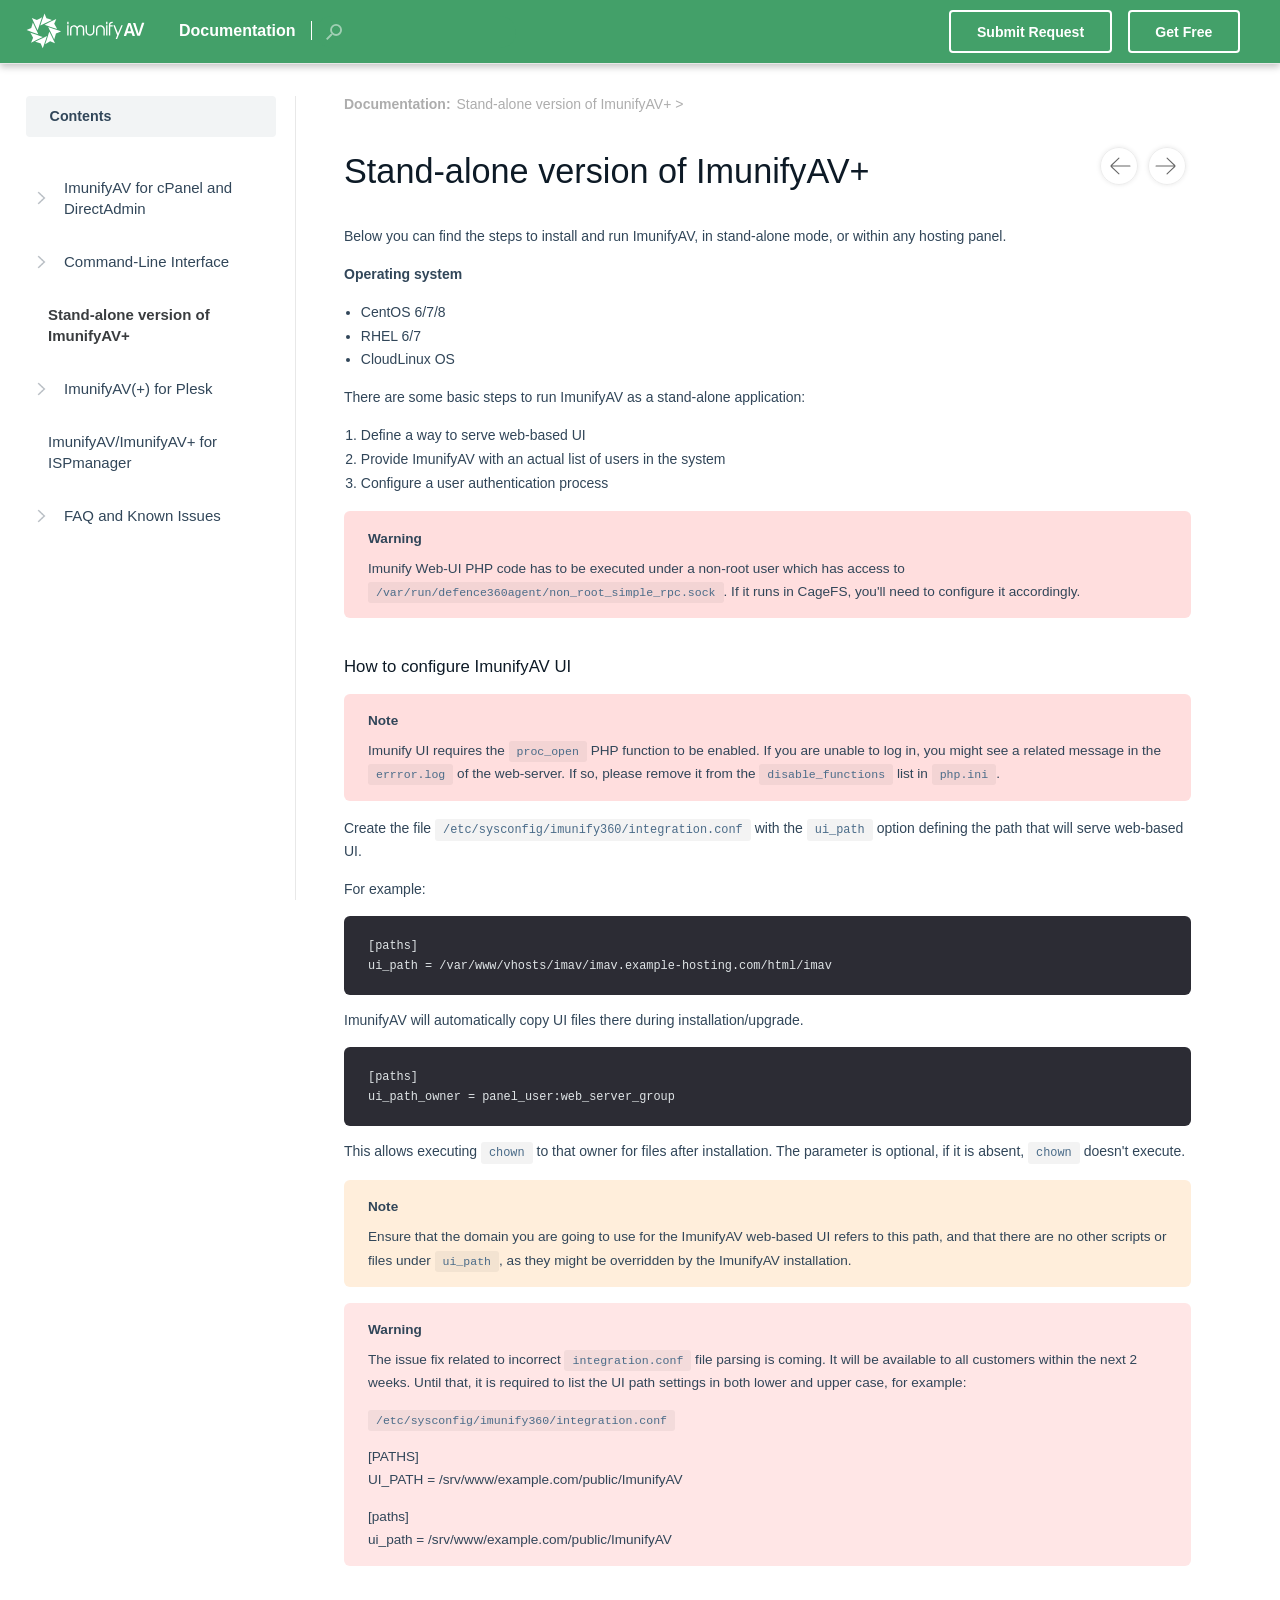
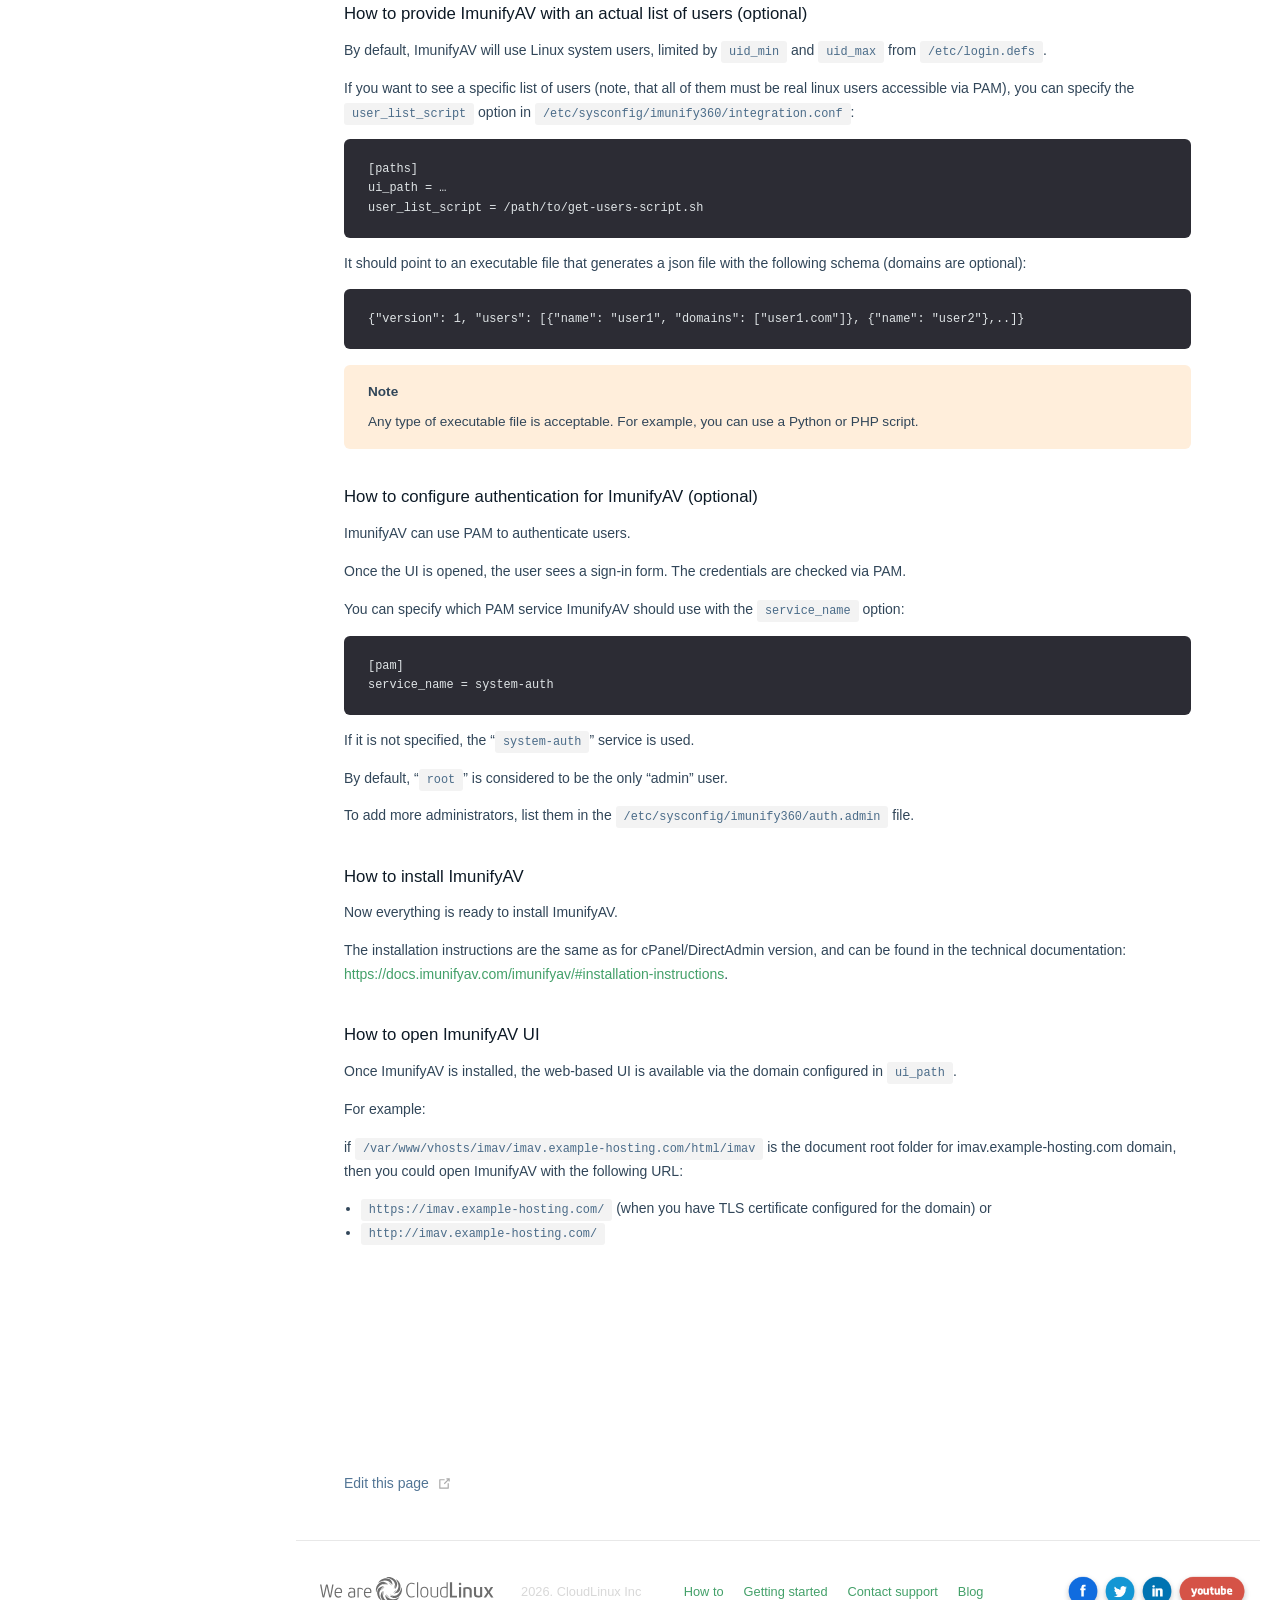
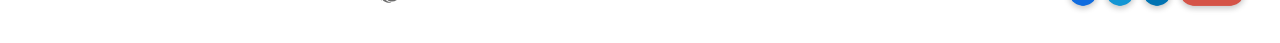
<file: stand_alone_mode/index.html>
<!DOCTYPE html>
<html lang="en-US">
  <head>
    <meta charset="utf-8">
    <meta name="viewport" content="width=device-width,initial-scale=1">
    <title>Stand-alone version of ImunifyAV+ | Documentation</title>
    <meta name="generator" content="VuePress 1.4.1">
    <link rel="icon" href="/favicon.ico">
    <meta name="description" content="Below you can find the steps to install and run ImunifyAV, in stand-alone mode, or within any hosting panel.">
    <meta name="twitter:title" content="Stand-alone version of ImunifyAV+">
    <meta name="twitter:description" content="Below you can find the steps to install and run ImunifyAV, in stand-alone mode, or within any hosting panel.">
    <meta name="twitter:card" content="summary">
    <meta name="twitter:url" content="https://docs.imunifyav.com/stand_alone_mode/">
    <meta property="og:type" content="article">
    <meta property="og:title" content="Stand-alone version of ImunifyAV+">
    <meta property="og:description" content="Below you can find the steps to install and run ImunifyAV, in stand-alone mode, or within any hosting panel.">
    <meta property="og:url" content="https://docs.imunifyav.com/stand_alone_mode/">
    <meta property="og:site_name" content="ImunifyAV Documentation">
    <meta itemprop="name" content="Stand-alone version of ImunifyAV+">
    <meta itemprop="description" content="Below you can find the steps to install and run ImunifyAV, in stand-alone mode, or within any hosting panel.">
    <link rel="preload" href="/assets/css/0.styles.b5146795.css" as="style"><link rel="preload" href="/assets/js/app.5a6a1f89.js" as="script"><link rel="preload" href="/assets/js/4.d98e7ef8.js" as="script"><link rel="preload" href="/assets/js/1.39785b34.js" as="script"><link rel="preload" href="/assets/js/29.fafe201a.js" as="script"><link rel="prefetch" href="/assets/js/10.0582e994.js"><link rel="prefetch" href="/assets/js/11.f46d707a.js"><link rel="prefetch" href="/assets/js/12.56127b43.js"><link rel="prefetch" href="/assets/js/13.22dc18b8.js"><link rel="prefetch" href="/assets/js/14.afa5e2a9.js"><link rel="prefetch" href="/assets/js/15.97d8e16d.js"><link rel="prefetch" href="/assets/js/16.ca5aa319.js"><link rel="prefetch" href="/assets/js/17.6d3ed851.js"><link rel="prefetch" href="/assets/js/18.82a40c41.js"><link rel="prefetch" href="/assets/js/19.13257bc5.js"><link rel="prefetch" href="/assets/js/20.c76c3cb4.js"><link rel="prefetch" href="/assets/js/21.75d6593e.js"><link rel="prefetch" href="/assets/js/22.868b172b.js"><link rel="prefetch" href="/assets/js/23.39763936.js"><link rel="prefetch" href="/assets/js/24.e174680a.js"><link rel="prefetch" href="/assets/js/25.fee753c3.js"><link rel="prefetch" href="/assets/js/26.f446f9b6.js"><link rel="prefetch" href="/assets/js/27.d63d34c0.js"><link rel="prefetch" href="/assets/js/28.e86d7712.js"><link rel="prefetch" href="/assets/js/30.70d0546b.js"><link rel="prefetch" href="/assets/js/5.2d17926f.js"><link rel="prefetch" href="/assets/js/6.3bf8a622.js"><link rel="prefetch" href="/assets/js/7.4620303c.js"><link rel="prefetch" href="/assets/js/8.20304c2f.js"><link rel="prefetch" href="/assets/js/9.33a237a5.js"><link rel="prefetch" href="/assets/js/vendors~docsearch.c61a622c.js">
    <link rel="stylesheet" href="/assets/css/0.styles.b5146795.css">
  </head>
  <body>
    <div id="app" data-server-rendered="true"><div class="theme-container"><header class="navbar"><div class="sidebar-button"><svg xmlns="http://www.w3.org/2000/svg" aria-hidden="true" role="img" viewBox="0 0 448 512" class="icon"><path fill="currentColor" d="M436 124H12c-6.627 0-12-5.373-12-12V80c0-6.627 5.373-12 12-12h424c6.627 0 12 5.373 12 12v32c0 6.627-5.373 12-12 12zm0 160H12c-6.627 0-12-5.373-12-12v-32c0-6.627 5.373-12 12-12h424c6.627 0 12 5.373 12 12v32c0 6.627-5.373 12-12 12zm0 160H12c-6.627 0-12-5.373-12-12v-32c0-6.627 5.373-12 12-12h424c6.627 0 12 5.373 12 12v32c0 6.627-5.373 12-12 12z"></path></svg></div> <a href="/" class="home-link router-link-active"><img src="/logo.svg" alt="Documentation" class="logo"> <span class="site-name site-name--documentation can-hide">Documentation</span></a> <form id="search-form" class="algolia-search-wrapper search-box"><input id="algolia-search-input" class="search-query"></form> <div class="links" style="max-width:nullpx;"><a href="https://cloudlinux.zendesk.com/hc/en-us/requests/new" target="_blank" class="btn">
      Submit Request
    </a> <a href="https://www.imunify360.com/antivirus" target="_blank" class="btn">
      Get Free
    </a> <nav class="nav-links can-hide"></nav></div></header> <div class="sidebar-mask"></div> <div class="sidebar"><nav class="nav-links"></nav>  <ul class="sidebar-links"><li><div class="sidebar-group first"><div class="sidebar-heading open"><span>Contents</span> <!----></div> <ul class="sidebar-group-items"><li><div class="sidebar-header sidebar-link"><div><a href="/imunifyav/" class="sidebar-link">ImunifyAV for cPanel and DirectAdmin</a></div></div><ul class="sidebar-sub-headers"><li class="collapsible sidebar-sub-header"><div class="sidebar-link-container"><a href="/imunifyav/#installation-guide" class="sidebar-link">Installation Guide</a></div><ul class="sidebar-sub-headers"><li class="sidebar-sub-header"><div><a href="/imunifyav/#requirements" class="sidebar-link">Requirements</a></div></li><li class="sidebar-sub-header"><div><a href="/imunifyav/#installation-instructions" class="sidebar-link">Installation Instructions</a></div></li><li class="sidebar-sub-header"><div><a href="/imunifyav/#update-instructions" class="sidebar-link">Update Instructions</a></div></li><li class="sidebar-sub-header"><div><a href="/imunifyav/#gradual-roll-out" class="sidebar-link">Gradual roll-out</a></div></li></ul></li><li class="collapsible sidebar-sub-header"><div class="sidebar-link-container"><a href="/imunifyav/#uninstall" class="sidebar-link">Uninstall</a></div><ul class="sidebar-sub-headers"><li class="sidebar-sub-header"><div><a href="/imunifyav/#how-to-uninstall-imunifyav" class="sidebar-link">How to uninstall ImunifyAV</a></div></li><li class="sidebar-sub-header"><div><a href="/imunifyav/#how-to-stop-imunifyav" class="sidebar-link">How to stop ImunifyAV</a></div></li></ul></li><li class="collapsible sidebar-sub-header"><div class="sidebar-link-container"><a href="/imunifyav/#localization" class="sidebar-link">Localization</a></div><ul class="sidebar-sub-headers"><li class="sidebar-sub-header"><div><a href="/imunifyav/#how-to-perform-a-translation-to-your-own-language-using-our-language-file" class="sidebar-link">How to perform a translation to your own language using our language file</a></div></li></ul></li><li class="collapsible sidebar-sub-header"><div class="sidebar-link-container"><a href="/imunifyav/#hoster-interface" class="sidebar-link">Hoster Interface</a></div><ul class="sidebar-sub-headers"><li class="sidebar-sub-header"><div><a href="/imunifyav/#users" class="sidebar-link">Users</a></div></li><li class="sidebar-sub-header"><div><a href="/imunifyav/#files" class="sidebar-link">Files</a></div></li><li class="sidebar-sub-header"><div><a href="/imunifyav/#scan" class="sidebar-link">Scan</a></div></li><li class="sidebar-sub-header"><div><a href="/imunifyav/#history" class="sidebar-link">History</a></div></li><li class="sidebar-sub-header"><div><a href="/imunifyav/#ignore-list" class="sidebar-link">Ignore List</a></div></li><li class="sidebar-sub-header"><div><a href="/imunifyav/#features-management" class="sidebar-link">Features Management</a></div></li><li class="sidebar-sub-header"><div><a href="/imunifyav/#reputation-management" class="sidebar-link">Reputation Management</a></div></li><li class="sidebar-sub-header"><div><a href="/imunifyav/#settings" class="sidebar-link">Settings</a></div></li><li class="sidebar-sub-header"><div><a href="/imunifyav/#upgrade-av" class="sidebar-link">Upgrade</a></div></li></ul></li><li class="collapsible sidebar-sub-header"><div class="sidebar-link-container"><a href="/imunifyav/#end-user-interface" class="sidebar-link">End User Interface</a></div><ul class="sidebar-sub-headers"><li class="sidebar-sub-header"><div><a href="/imunifyav/#files-2" class="sidebar-link">Files</a></div></li><li class="sidebar-sub-header"><div><a href="/imunifyav/#history-2" class="sidebar-link">History</a></div></li><li class="sidebar-sub-header"><div><a href="/imunifyav/#ignore-list-2" class="sidebar-link">Ignore List</a></div></li></ul></li><li class="collapsible sidebar-sub-header"><div class="sidebar-link-container"><a href="/imunifyav/#hooks" class="sidebar-link">Hooks</a></div><ul class="sidebar-sub-headers"><li class="sidebar-sub-header"><div><a href="/imunifyav/#overview" class="sidebar-link">Overview</a></div></li><li class="sidebar-sub-header"><div><a href="/imunifyav/#how-to-start-using-hooks" class="sidebar-link">How to start using hooks</a></div></li><li class="sidebar-sub-header"><div><a href="/imunifyav/#available-events-and-their-parameters" class="sidebar-link">Available events and their parameters</a></div></li><li class="sidebar-sub-header"><div><a href="/imunifyav/#hooks-cli" class="sidebar-link">Hooks CLI</a></div></li><li class="sidebar-sub-header"><div><a href="/imunifyav/#structure-and-examples-of-a-hook-script" class="sidebar-link">Structure and examples of a hook script</a></div></li></ul></li></ul></li><li><div class="sidebar-header sidebar-link"><div><a href="/cli/" class="sidebar-link">Command-Line Interface</a></div></div><ul class="sidebar-sub-headers"><li class="collapsible sidebar-sub-header"><div><a href="/cli/#add-sudouser" class="sidebar-link">Add-sudouser</a></div></li><li class="collapsible sidebar-sub-header"><div><a href="/cli/#checkdb" class="sidebar-link">Checkdb</a></div></li><li class="collapsible sidebar-sub-header"><div><a href="/cli/#check-domains" class="sidebar-link">Check-domains</a></div></li><li class="collapsible sidebar-sub-header"><div><a href="/cli/#config-update" class="sidebar-link">Config update</a></div></li><li class="collapsible sidebar-sub-header"><div><a href="/cli/#delete-sudouser" class="sidebar-link">Delete-sudouser</a></div></li><li class="collapsible sidebar-sub-header"><div><a href="/cli/#doctor" class="sidebar-link">Doctor</a></div></li><li class="collapsible sidebar-sub-header"><div><a href="/cli/#infected-domains" class="sidebar-link">Infected-domains</a></div></li><li class="collapsible sidebar-sub-header"><div><a href="/cli/#feature-management" class="sidebar-link">Feature-management</a></div></li><li class="collapsible sidebar-sub-header"><div><a href="/cli/#hooks" class="sidebar-link">Hooks</a></div></li><li class="collapsible sidebar-sub-header"><div><a href="/cli/#malware" class="sidebar-link">Malware</a></div></li><li class="collapsible sidebar-sub-header"><div><a href="/cli/#notifications-config" class="sidebar-link">Notifications config</a></div></li><li class="collapsible sidebar-sub-header"><div><a href="/cli/#register" class="sidebar-link">Register</a></div></li><li class="collapsible sidebar-sub-header"><div><a href="/cli/#rstatus" class="sidebar-link">Rstatus</a></div></li><li class="collapsible sidebar-sub-header"><div><a href="/cli/#start" class="sidebar-link">Start</a></div></li><li class="collapsible sidebar-sub-header"><div><a href="/cli/#unregister" class="sidebar-link">Unregister</a></div></li><li class="collapsible sidebar-sub-header"><div><a href="/cli/#update" class="sidebar-link">Update</a></div></li><li class="collapsible sidebar-sub-header"><div><a href="/cli/#update-license" class="sidebar-link">Update-license</a></div></li><li class="collapsible sidebar-sub-header"><div><a href="/cli/#version" class="sidebar-link">Version</a></div></li><li class="collapsible sidebar-sub-header"><div><a href="/cli/#how-to-apply-changes-from-cli" class="sidebar-link">How to apply changes from CLI</a></div></li></ul></li><li><div class="active"><a href="/stand_alone_mode/" class="active sidebar-link">Stand-alone version of ImunifyAV+</a></div></li><li><div class="sidebar-header sidebar-link"><div><a href="/imunifyav_for_plesk/" class="sidebar-link">ImunifyAV(+) for Plesk</a></div></div><ul class="sidebar-sub-headers"><li class="collapsible sidebar-sub-header"><div class="sidebar-link-container"><a href="/imunifyav_for_plesk/#general-overview" class="sidebar-link">General overview</a></div><ul class="sidebar-sub-headers"><li class="sidebar-sub-header"><div><a href="/imunifyav_for_plesk/#key-features" class="sidebar-link">Key features</a></div></li><li class="sidebar-sub-header"><div><a href="/imunifyav_for_plesk/#editions-available" class="sidebar-link">Editions available</a></div></li><li class="sidebar-sub-header"><div><a href="/imunifyav_for_plesk/#comparison-table" class="sidebar-link">Comparison table</a></div></li></ul></li><li class="collapsible sidebar-sub-header"><div class="sidebar-link-container"><a href="/imunifyav_for_plesk/#quick-introduction-for-server-admins" class="sidebar-link">Quick introduction for server admins</a></div><ul class="sidebar-sub-headers"><li class="sidebar-sub-header"><div><a href="/imunifyav_for_plesk/#premium-imunifyav-version-and-automatic-malware-cleanup" class="sidebar-link">Premium (ImunifyAV+) version and automatic malware cleanup</a></div></li><li class="sidebar-sub-header"><div><a href="/imunifyav_for_plesk/#video" class="sidebar-link">Video</a></div></li></ul></li><li class="collapsible sidebar-sub-header"><div><a href="/imunifyav_for_plesk/#quick-introduction-for-users" class="sidebar-link">Quick introduction for users</a></div></li><li class="collapsible sidebar-sub-header"><div class="sidebar-link-container"><a href="/imunifyav_for_plesk/#explanations" class="sidebar-link">Explanations</a></div><ul class="sidebar-sub-headers"><li class="sidebar-sub-header"><div><a href="/imunifyav_for_plesk/#explaining-the-domain-tab" class="sidebar-link">Explaining the Domain tab</a></div></li><li class="sidebar-sub-header"><div><a href="/imunifyav_for_plesk/#explaining-the-settings-tab" class="sidebar-link">Explaining the Settings tab</a></div></li><li class="sidebar-sub-header"><div><a href="/imunifyav_for_plesk/#how-to-activate-a-license-key-for-paid-versions" class="sidebar-link">How to activate a license key (for paid versions)</a></div></li><li class="sidebar-sub-header"><div><a href="/imunifyav_for_plesk/#how-the-antivirus-removes-malware" class="sidebar-link">How the Antivirus removes malware</a></div></li></ul></li><li class="collapsible sidebar-sub-header"><div class="sidebar-link-container"><a href="/imunifyav_for_plesk/#faq" class="sidebar-link">FAQ</a></div><ul class="sidebar-sub-headers"><li class="sidebar-sub-header"><div><a href="/imunifyav_for_plesk/#does-imunifyav-protect-websites" class="sidebar-link">Does ImunifyAV protect websites?</a></div></li><li class="sidebar-sub-header"><div><a href="/imunifyav_for_plesk/#my-websites-are-clean-what-to-do-next" class="sidebar-link">My websites are clean, what to do next?</a></div></li><li class="sidebar-sub-header"><div><a href="/imunifyav_for_plesk/#my-websites-are-infected-what-to-do-next" class="sidebar-link">My websites are infected, what to do next?</a></div></li><li class="sidebar-sub-header"><div><a href="/imunifyav_for_plesk/#what-to-do-when-antivirus-has-detected-malware-in-the-legitimate-file" class="sidebar-link">What to do when antivirus has detected malware in the legitimate file?</a></div></li><li class="sidebar-sub-header"><div><a href="/imunifyav_for_plesk/#how-to-speed-up-the-antivirus" class="sidebar-link">How to speed up the Antivirus?</a></div></li><li class="sidebar-sub-header"><div><a href="/imunifyav_for_plesk/#how-to-update-the-antivirus" class="sidebar-link">How to update the Antivirus?</a></div></li><li class="sidebar-sub-header"><div><a href="/imunifyav_for_plesk/#what-if-the-antivirus-has-not-detected-some-malicious-files" class="sidebar-link">What if the Antivirus has not detected some malicious files?</a></div></li><li class="sidebar-sub-header"><div><a href="/imunifyav_for_plesk/#where-can-i-find-the-imunifyav-log-file-on-plesk" class="sidebar-link">Where can I find the ImunifyAV log file on Plesk?</a></div></li><li class="sidebar-sub-header"><div><a href="/imunifyav_for_plesk/#dashboard-says-scan-failed-with-no-related-error-message" class="sidebar-link">Dashboard says &quot;scan failed&quot; with no related error message</a></div></li></ul></li><li class="collapsible sidebar-sub-header"><div class="sidebar-link-container"><a href="/imunifyav_for_plesk/#troubleshooting" class="sidebar-link">Troubleshooting</a></div><ul class="sidebar-sub-headers"><li class="sidebar-sub-header"><div><a href="/imunifyav_for_plesk/#i-payed-for-the-extension-but-it-is-not-yet-premium" class="sidebar-link">I payed for the extension, but it is not yet Premium</a></div></li><li class="sidebar-sub-header"><div><a href="/imunifyav_for_plesk/#i-click-the-scan-button-but-it-doesn-t-start-scanning" class="sidebar-link">I click the Scan button, but it doesn’t start scanning</a></div></li><li class="sidebar-sub-header"><div><a href="/imunifyav_for_plesk/#the-antivirus-doesn-t-cleanup-some-of-malicious-files" class="sidebar-link">The Antivirus doesn’t cleanup some of malicious files</a></div></li><li class="sidebar-sub-header"><div><a href="/imunifyav_for_plesk/#i-scheduled-re-scanning-for-today-but-it-does-not-start-at-specified-time" class="sidebar-link">I scheduled re-scanning for today but it does not start at specified time</a></div></li><li class="sidebar-sub-header"><div><a href="/imunifyav_for_plesk/#when-i-click-the-scan-all-button-the-websites-start-scanning-in-random-order" class="sidebar-link">When I click the Scan All button the websites start scanning in random order</a></div></li><li class="sidebar-sub-header"><div><a href="/imunifyav_for_plesk/#when-i-click-scan-or-clean-it-fails" class="sidebar-link">When I click Scan or Clean it fails</a></div></li><li class="sidebar-sub-header"><div><a href="/imunifyav_for_plesk/#problem-with-websites-cleanup" class="sidebar-link">Problem with websites cleanup</a></div></li></ul></li><li class="collapsible sidebar-sub-header"><div><a href="/imunifyav_for_plesk/#removing-imunifyav-for-plesk" class="sidebar-link">Removing ImunifyAV for Plesk</a></div></li><li class="collapsible sidebar-sub-header"><div class="sidebar-link-container"><a href="/imunifyav_for_plesk/#extension-diagnostics" class="sidebar-link">Extension diagnostics</a></div><ul class="sidebar-sub-headers"><li class="sidebar-sub-header"><div><a href="/imunifyav_for_plesk/#how-to-collect-plesk-debug-log" class="sidebar-link">How to collect Plesk debug log</a></div></li></ul></li></ul></li><li><div><a href="/imunifyav_for_ispmanager/" class="sidebar-link">ImunifyAV/ImunifyAV+ for ISPmanager</a></div></li><li><div class="sidebar-header sidebar-link"><div><a href="/faq_and_known_issues/" class="sidebar-link">FAQ and Known Issues</a></div></div><ul class="sidebar-sub-headers"></ul></li></ul></div></li></ul> </div> <div class="page"> <div class="breadcrumb-wrapper page-breadcrumb" data-v-5e0e0acf><span class="breadcrumb-title" data-v-5e0e0acf>Documentation:</span> <a href="/stand_alone_mode/" class="breadcrumb router-link-exact-active router-link-active" data-v-5e0e0acf>
    Stand-alone version of ImunifyAV+
  </a></div> <div class="page-nav-wrapper"><div class="page-nav"><a href="/cli/" class="nav-arrow left"></a> <a href="/imunifyav_for_plesk/" class="nav-arrow right"></a></div></div> <div class="content content__default"><h1 id="stand-alone-version-of-imunifyav"><a href="#stand-alone-version-of-imunifyav" aria-hidden="true" class="header-anchor">#</a> Stand-alone version of ImunifyAV+</h1> <p>Below you can find the steps to install and run ImunifyAV, in stand-alone mode, or within any hosting panel.</p> <p><strong>Operating system</strong></p> <ul><li>CentOS 6/7/8</li> <li>RHEL 6/7</li> <li>CloudLinux OS</li></ul> <p>There are some basic steps to run ImunifyAV as a stand-alone application:</p> <ol><li>Define a way to serve web-based UI</li> <li>Provide ImunifyAV with an actual list of users in the system</li> <li>Configure a user authentication process</li></ol> <div class="warning custom-block"><p class="custom-block-title">Warning</p><p>Imunify Web-UI PHP code has to be executed under a non-root user which has access to <code>/var/run/defence360agent/non_root_simple_rpc.sock</code>. If it runs in CageFS, you'll need to configure it accordingly.</p></div><h4 id="how-to-configure-imunifyav-ui"><a href="#how-to-configure-imunifyav-ui" aria-hidden="true" class="header-anchor">#</a> How to configure ImunifyAV UI</h4> <div class="warning custom-block"><p class="custom-block-title">Note</p><p>Imunify UI requires the <code>proc_open</code> PHP function to be enabled. If you are unable to log in, you might see a related message in the <code>errror.log</code> of the web-server.
If so, please remove it from the <code>disable_functions</code> list in <code>php.ini</code>.</p></div><p>Create the file <code>/etc/sysconfig/imunify360/integration.conf</code> with the <code>ui_path</code> option defining the path that will serve web-based UI.</p> <p>For example:</p> <div class="language- extra-class"><pre class="language-text"><code>[paths]
ui_path = /var/www/vhosts/imav/imav.example-hosting.com/html/imav
</code></pre></div><p>ImunifyAV will automatically copy UI files there during installation/upgrade.</p> <div class="language- extra-class"><pre class="language-text"><code>[paths]
ui_path_owner = panel_user:web_server_group
</code></pre></div><p>This allows executing <code>chown</code> to that owner for files after installation. The parameter is optional, if it is absent, <code>chown</code> doesn't execute.</p> <div class="tip custom-block"><p class="custom-block-title">Note</p><p>Ensure that the domain you are going to use for the ImunifyAV web-based UI refers to this path, and that there are no other scripts or files under <code>ui_path</code>, as they might be overridden by the ImunifyAV installation.</p></div><div class="danger custom-block"><p class="custom-block-title">Warning</p><p>The issue fix related to incorrect <code>integration.conf</code> file parsing is coming. It will be available to all customers within the next 2 weeks.
Until that, it is required to list the UI path settings in both lower and upper case, for example:</p> <p><code>/etc/sysconfig/imunify360/integration.conf</code></p> <p>[PATHS]<br>
UI_PATH = /srv/www/example.com/public/ImunifyAV</p> <p>[paths]<br>
ui_path = /srv/www/example.com/public/ImunifyAV</p></div><h4 id="how-to-provide-imunifyav-with-an-actual-list-of-users-optional"><a href="#how-to-provide-imunifyav-with-an-actual-list-of-users-optional" aria-hidden="true" class="header-anchor">#</a> How to provide ImunifyAV with an actual list of users (optional)</h4> <p>By default, ImunifyAV will use Linux system users, limited by <code>uid_min</code> and <code>uid_max</code> from <code>/etc/login.defs</code>.</p> <p>If you want to see a specific list of users (note, that all of them must be real linux users accessible via PAM), you can specify the <code>user_list_script</code> option in <code>/etc/sysconfig/imunify360/integration.conf</code>:</p> <div class="language- extra-class"><pre class="language-text"><code>[paths]
ui_path = …
user_list_script = /path/to/get-users-script.sh
</code></pre></div><p>It should point to an executable file that generates a json file with the following schema (domains are optional):</p> <div class="language- extra-class"><pre class="language-text"><code>{&quot;version&quot;: 1, &quot;users&quot;: [{&quot;name&quot;: &quot;user1&quot;, &quot;domains&quot;: [&quot;user1.com&quot;]}, {&quot;name&quot;: &quot;user2&quot;},..]}
</code></pre></div><div class="tip custom-block"><p class="custom-block-title">Note</p><p>Any type of executable file is acceptable. For example, you can use a Python or PHP script.</p></div><h4 id="how-to-configure-authentication-for-imunifyav-optional"><a href="#how-to-configure-authentication-for-imunifyav-optional" aria-hidden="true" class="header-anchor">#</a> How to configure authentication for ImunifyAV (optional)</h4> <p>ImunifyAV can use PAM to authenticate users.</p> <p>Once the UI is opened, the user sees a sign-in form. The credentials are checked via PAM.</p> <p>You can specify which PAM service ImunifyAV should use with the <code>service_name</code> option:</p> <div class="language- extra-class"><pre class="language-text"><code>[pam]
service_name = system-auth
</code></pre></div><p>If it is not specified, the “<code>system-auth</code>” service is used.</p> <p>By default, “<code>root</code>” is considered to be the only “admin” user.</p> <p>To add more administrators, list them in the <code>/etc/sysconfig/imunify360/auth.admin</code> file.</p> <h4 id="how-to-install-imunifyav"><a href="#how-to-install-imunifyav" aria-hidden="true" class="header-anchor">#</a> How to install ImunifyAV</h4> <p>Now everything is ready to install ImunifyAV.</p> <p>The installation instructions are the same as for cPanel/DirectAdmin version, and can be found in the technical documentation: <a href="/imunifyav/#installation-instructions">https://docs.imunifyav.com/imunifyav/#installation-instructions</a>.</p> <h4 id="how-to-open-imunifyav-ui"><a href="#how-to-open-imunifyav-ui" aria-hidden="true" class="header-anchor">#</a> How to open ImunifyAV UI</h4> <p>Once ImunifyAV is installed, the web-based UI is available via the domain configured in <code>ui_path</code>.</p> <p>For example:</p> <p>if <code>/var/www/vhosts/imav/imav.example-hosting.com/html/imav</code> is the document root folder for imav.example-hosting.com domain, then you could open ImunifyAV with the following URL:</p> <ul><li><code>https://imav.example-hosting.com/</code> (when you have TLS certificate configured for the domain)
or</li> <li><code>http://imav.example-hosting.com/</code></li></ul> <!----></div> <div class="page-edit"><div class="edit-link"><a href="https://github.com/cloudlinux/imunifyav-doc/edit/dev/docs/stand_alone_mode/README.md" target="_blank" rel="noopener noreferrer">Edit this page</a> <svg xmlns="http://www.w3.org/2000/svg" aria-hidden="true" x="0px" y="0px" viewBox="0 0 100 100" width="15" height="15" class="icon outbound"><path fill="currentColor" d="M18.8,85.1h56l0,0c2.2,0,4-1.8,4-4v-32h-8v28h-48v-48h28v-8h-32l0,0c-2.2,0-4,1.8-4,4v56C14.8,83.3,16.6,85.1,18.8,85.1z"></path> <polygon fill="currentColor" points="45.7,48.7 51.3,54.3 77.2,28.5 77.2,37.2 85.2,37.2 85.2,14.9 62.8,14.9 62.8,22.9 71.5,22.9"></polygon></svg></div> <!----></div> <div class="back-to-top" data-v-5366e0dd><a href="/stand_alone_mode/#app" class="nav-arrow top back-to-top__link" data-v-5366e0dd></a></div> </div> <div class="footer" data-v-20b89de8><div data-v-20b89de8><a href="https://cloudlinux.com" data-v-20b89de8><img src="/assets/img/we-are-cloudlinux.783ed390.svg" alt="We are Cloudlinux" data-v-20b89de8></a></div> <div class="footer-company-title" data-v-20b89de8>2020. CloudLinux Inc</div> <div data-v-20b89de8><div data-v-20b89de8><a href="https://cloudlinux.zendesk.com/hc/sections/115001344329-How-do-I" target="_blank" data-v-20b89de8>How to</a></div><div data-v-20b89de8><a href="https://www.imunify360.com/antivirus" target="_blank" data-v-20b89de8>Getting started</a></div><div data-v-20b89de8><a href="https://cloudlinux.zendesk.com/hc/requests/new" target="_blank" data-v-20b89de8>Contact support</a></div><div data-v-20b89de8><a href="https://www.imunify360.com/blog" target="_blank" data-v-20b89de8>Blog</a></div></div> <div class="social" data-v-20b89de8><span class="footer-social-text" data-v-20b89de8></span> <a href="https://www.facebook.com/imunify360/" target="_blank" data-v-20b89de8><img src="/fb.png" class="footer-social-logo" data-v-20b89de8></a><a href="https://twitter.com/imunify360/" target="_blank" data-v-20b89de8><img src="/tw.png" class="footer-social-logo" data-v-20b89de8></a><a href="https://linkedin.com/company/cloudlinux" target="_blank" data-v-20b89de8><img src="/in.png" class="footer-social-logo" data-v-20b89de8></a><a href="https://www.youtube.com/channel/UCcW6dDJjcy41c7Hl_5LdLZQ" target="_blank" data-v-20b89de8><img src="/ytube.png" class="footer-social-logo" data-v-20b89de8></a></div></div> <!----></div><div class="global-ui"></div></div>
    <script src="/assets/js/app.5a6a1f89.js" defer></script><script src="/assets/js/4.d98e7ef8.js" defer></script><script src="/assets/js/1.39785b34.js" defer></script><script src="/assets/js/29.fafe201a.js" defer></script>
  </body>
</html>
</file>
<file: assets/css/0.styles.b5146795.css>
.icon.outbound{color:#aaa;display:inline-block;vertical-align:middle;position:relative;top:-1px}.home{padding:4rem 2rem 0;max-width:960px;margin:0 auto}.home .hero{text-align:center}.home .hero img{max-height:280px;display:block;margin:3rem auto 1.5rem}.home .hero h1{font-size:3rem}.home .hero .action,.home .hero .description,.home .hero h1{margin:1.8rem auto}.home .hero .description{max-width:35rem;font-size:1.6rem;line-height:1.3;color:#6f91b0}.home .hero .action-button{display:inline-block;font-size:1.2rem;color:#fff;background-color:#43a069;padding:.8rem 1.6rem;border-radius:4px;transition:background-color .1s ease;box-sizing:border-box;border-bottom:1px solid #3c905e}.home .hero .action-button:hover{background-color:#4bb476}.home .features{border-top:1px solid #e8e8e8;padding:1.2rem 0;margin-top:2.5rem;display:flex;flex-wrap:wrap;align-items:flex-start;align-content:stretch;justify-content:space-between}.home .feature{flex-grow:1;flex-basis:30%;max-width:30%}.home .feature h2{font-size:1.4rem;font-weight:500;border-bottom:none;padding-bottom:0;color:#3e5971}.home .feature p{color:#527595}.home .footer{padding:2.5rem;border-top:1px solid #e8e8e8;text-align:center;color:#527595}@media (max-width:719px){.home .features{flex-direction:column}.home .feature{max-width:100%;padding:0 2.5rem}}@media (max-width:419px){.home{padding-left:1.5rem;padding-right:1.5rem}.home .hero img{max-height:210px;margin:2rem auto 1.2rem}.home .hero h1{font-size:2rem}.home .hero .action,.home .hero .description,.home .hero h1{margin:1.2rem auto}.home .hero .description{font-size:1.2rem}.home .hero .action-button{font-size:1rem;padding:.6rem 1.2rem}.home .feature h2{font-size:1.25rem}}.sidebar-button{color:#fff;display:none;width:1.25rem;height:1.25rem;position:absolute;padding:.6rem;top:.6rem;left:1rem}.sidebar-button .icon{display:block;width:1.25rem;height:1.25rem}@media (max-width:719px){.sidebar-button{display:block}}.algolia-search-wrapper>span{vertical-align:middle}.algolia-search-wrapper .algolia-autocomplete{line-height:normal}.algolia-search-wrapper .algolia-autocomplete .ds-dropdown-menu{background-color:#fff;border:1px solid #999;border-radius:4px;font-size:16px;margin:6px 0 0;padding:4px;text-align:left}.algolia-search-wrapper .algolia-autocomplete .ds-dropdown-menu:before{border-color:#999}.algolia-search-wrapper .algolia-autocomplete .ds-dropdown-menu [class*=ds-dataset-]{border:none;padding:0}.algolia-search-wrapper .algolia-autocomplete .ds-dropdown-menu .ds-suggestions{margin-top:0}.algolia-search-wrapper .algolia-autocomplete .ds-dropdown-menu .ds-suggestion{border-bottom:1px solid #e8e8e8}.algolia-search-wrapper .algolia-autocomplete .algolia-docsearch-suggestion--highlight{color:#2c815b}.algolia-search-wrapper .algolia-autocomplete .algolia-docsearch-suggestion{border-color:#e8e8e8;padding:0}.algolia-search-wrapper .algolia-autocomplete .algolia-docsearch-suggestion .algolia-docsearch-suggestion--category-header{padding:5px 10px;margin-top:0;background:#43a069;color:#fff;font-weight:600}.algolia-search-wrapper .algolia-autocomplete .algolia-docsearch-suggestion .algolia-docsearch-suggestion--category-header .algolia-docsearch-suggestion--highlight{background:hsla(0,0%,100%,.6)}.algolia-search-wrapper .algolia-autocomplete .algolia-docsearch-suggestion .algolia-docsearch-suggestion--wrapper{padding:0}.algolia-search-wrapper .algolia-autocomplete .algolia-docsearch-suggestion .algolia-docsearch-suggestion--title{font-weight:600;margin-bottom:0;color:#314659}.algolia-search-wrapper .algolia-autocomplete .algolia-docsearch-suggestion .algolia-docsearch-suggestion--subcategory-column{vertical-align:top;padding:5px 7px 5px 5px;border-color:#e8e8e8;background:#f1f3f5}.algolia-search-wrapper .algolia-autocomplete .algolia-docsearch-suggestion .algolia-docsearch-suggestion--subcategory-column:after{display:none}.algolia-search-wrapper .algolia-autocomplete .algolia-docsearch-suggestion .algolia-docsearch-suggestion--subcategory-column-text{color:#555}.algolia-search-wrapper .algolia-autocomplete .algolia-docsearch-footer{border-color:#e8e8e8}.algolia-search-wrapper .algolia-autocomplete .ds-cursor .algolia-docsearch-suggestion--content{background-color:#e7edf3!important;color:#314659}@media (min-width:719px){.algolia-search-wrapper .algolia-autocomplete .algolia-docsearch-suggestion .algolia-docsearch-suggestion--subcategory-column{float:none;width:150px;min-width:150px;display:table-cell}.algolia-search-wrapper .algolia-autocomplete .algolia-docsearch-suggestion .algolia-docsearch-suggestion--content{float:none;display:table-cell;width:100%;vertical-align:top}.algolia-search-wrapper .algolia-autocomplete .algolia-docsearch-suggestion .ds-dropdown-menu{min-width:515px!important}}@media (max-width:719px){.algolia-search-wrapper .ds-dropdown-menu{min-width:calc(100vw - 4rem)!important;max-width:calc(100vw - 4rem)!important}.algolia-search-wrapper .algolia-docsearch-suggestion--wrapper{padding:5px 7px 5px 5px!important}.algolia-search-wrapper .algolia-docsearch-suggestion--subcategory-column{padding:0!important;background:#fff!important}.algolia-search-wrapper .algolia-docsearch-suggestion--subcategory-column-text:after{content:" > ";font-size:10px;line-height:14.4px;display:inline-block;width:5px;margin:-3px 3px 0;vertical-align:middle}}.search-box{display:inline-block;position:relative;margin-right:1rem}.search-box input{opacity:.5;cursor:text;width:10rem;color:#fff;display:inline-block;border:none;border-radius:2rem;font-size:.9rem;line-height:2rem;padding:0 .5rem 0 2rem;outline:none;transition:all .2s ease;background:#43a069 url(/assets/img/search.05882e25.svg) .6rem .5rem no-repeat;background-size:1rem}.search-box input:focus{cursor:auto;border-color:#fff}.search-box .suggestions{background:#fff;width:20rem;position:absolute;top:1.5rem;border:1px solid #d1d1d1;border-radius:6px;padding:.4rem;list-style-type:none}.search-box .suggestions.align-right{right:0}.search-box .suggestion{line-height:1.4;padding:.4rem .6rem;border-radius:4px;cursor:pointer}.search-box .suggestion a{white-space:normal;color:#6388a9}.search-box .suggestion a .page-title{font-weight:600}.search-box .suggestion a .header{font-size:.9em;margin-left:.25em}.search-box .suggestion.focused{background-color:#f3f4f5}.search-box .suggestion.focused a{color:#43a069}@media (max-width:959px){.search-box input{cursor:pointer;width:0;border-color:transparent;position:relative}.search-box input:focus{cursor:text;left:0;width:10rem}}@media (max-width:959px) and (min-width:719px){.search-box .suggestions{left:0}}@media (max-width:719px){.search-box{margin-right:0}.search-box input{left:1rem}.search-box .suggestions{right:0}}@media (max-width:419px){.search-box .suggestions{width:calc(100vw - 4rem)}.search-box input:focus{width:8rem}}.badge[data-v-17014d78]{display:inline-block;font-size:14px;height:18px;line-height:18px;border-radius:3px;padding:0 6px;color:#fff}.badge.green[data-v-17014d78],.badge.tip[data-v-17014d78],.badge[data-v-17014d78]{background-color:#42b983}.badge.error[data-v-17014d78]{background-color:#da5961}.badge.warn[data-v-17014d78],.badge.warning[data-v-17014d78],.badge.yellow[data-v-17014d78]{background-color:#e7c000}.badge+.badge[data-v-17014d78]{margin-left:5px}.searchbox{display:inline-block;position:relative;width:200px;height:32px!important;white-space:nowrap;box-sizing:border-box;visibility:visible!important}.searchbox .algolia-autocomplete{display:block;width:100%;height:100%}.searchbox__wrapper{width:100%;height:100%;z-index:999;position:relative}.searchbox__input{display:inline-block;box-sizing:border-box;transition:box-shadow .4s ease,background .4s ease;border:0;border-radius:16px;box-shadow:inset 0 0 0 1px #ccc;background:#fff!important;padding:0 26px 0 32px;width:100%;height:100%;vertical-align:middle;white-space:normal;font-size:12px;-webkit-appearance:none;-moz-appearance:none;appearance:none}.searchbox__input::-webkit-search-cancel-button,.searchbox__input::-webkit-search-decoration,.searchbox__input::-webkit-search-results-button,.searchbox__input::-webkit-search-results-decoration{display:none}.searchbox__input:hover{box-shadow:inset 0 0 0 1px #b3b3b3}.searchbox__input:active,.searchbox__input:focus{outline:0;box-shadow:inset 0 0 0 1px #aaa;background:#fff}.searchbox__input::-webkit-input-placeholder{color:#aaa}.searchbox__input:-ms-input-placeholder{color:#aaa}.searchbox__input::-ms-input-placeholder{color:#aaa}.searchbox__input::-moz-placeholder{color:#aaa}.searchbox__input::placeholder{color:#aaa}.searchbox__submit{position:absolute;top:0;margin:0;border:0;border-radius:16px 0 0 16px;background-color:rgba(69,142,225,0);padding:0;width:32px;height:100%;vertical-align:middle;text-align:center;font-size:inherit;-webkit-user-select:none;-moz-user-select:none;-ms-user-select:none;user-select:none;right:inherit;left:0}.searchbox__submit:before{display:inline-block;margin-right:-4px;height:100%;vertical-align:middle;content:""}.searchbox__submit:active,.searchbox__submit:hover{cursor:pointer}.searchbox__submit:focus{outline:0}.searchbox__submit svg{width:14px;height:14px;vertical-align:middle;fill:#6d7e96}.searchbox__reset{display:block;position:absolute;top:8px;right:8px;margin:0;border:0;background:none;cursor:pointer;padding:0;font-size:inherit;-webkit-user-select:none;-moz-user-select:none;-ms-user-select:none;user-select:none;fill:rgba(0,0,0,.5)}.searchbox__reset.hide{display:none}.searchbox__reset:focus{outline:0}.searchbox__reset svg{display:block;margin:4px;width:8px;height:8px}.searchbox__input:valid~.searchbox__reset{display:block;-webkit-animation-name:sbx-reset-in;animation-name:sbx-reset-in;-webkit-animation-duration:.15s;animation-duration:.15s}@-webkit-keyframes sbx-reset-in{0%{transform:translate3d(-20%,0,0);opacity:0}to{transform:none;opacity:1}}@keyframes sbx-reset-in{0%{transform:translate3d(-20%,0,0);opacity:0}to{transform:none;opacity:1}}.algolia-autocomplete.algolia-autocomplete-right .ds-dropdown-menu{right:0!important;left:inherit!important}.algolia-autocomplete.algolia-autocomplete-right .ds-dropdown-menu:before{right:48px}.algolia-autocomplete.algolia-autocomplete-left .ds-dropdown-menu{left:0!important;right:inherit!important}.algolia-autocomplete.algolia-autocomplete-left .ds-dropdown-menu:before{left:48px}.algolia-autocomplete .ds-dropdown-menu{top:-6px;border-radius:4px;margin:6px 0 0;padding:0;text-align:left;height:auto;position:relative;background:transparent;border:none;z-index:999;max-width:600px;min-width:500px;box-shadow:0 1px 0 0 rgba(0,0,0,.2),0 2px 3px 0 rgba(0,0,0,.1)}.algolia-autocomplete .ds-dropdown-menu:before{display:block;position:absolute;content:"";width:14px;height:14px;background:#fff;z-index:1000;top:-7px;border-top:1px solid #d9d9d9;border-right:1px solid #d9d9d9;transform:rotate(-45deg);border-radius:2px}.algolia-autocomplete .ds-dropdown-menu .ds-suggestions{position:relative;z-index:1000;margin-top:8px}.algolia-autocomplete .ds-dropdown-menu .ds-suggestions a:hover{text-decoration:none}.algolia-autocomplete .ds-dropdown-menu .ds-suggestion{cursor:pointer}.algolia-autocomplete .ds-dropdown-menu .ds-suggestion.ds-cursor .algolia-docsearch-suggestion.suggestion-layout-simple,.algolia-autocomplete .ds-dropdown-menu .ds-suggestion.ds-cursor .algolia-docsearch-suggestion:not(.suggestion-layout-simple) .algolia-docsearch-suggestion--content{background-color:rgba(69,142,225,.05)}.algolia-autocomplete .ds-dropdown-menu [class^=ds-dataset-]{position:relative;border:1px solid #d9d9d9;background:#fff;border-radius:4px;overflow:auto;padding:0 8px 8px}.algolia-autocomplete .ds-dropdown-menu *{box-sizing:border-box}.algolia-autocomplete .algolia-docsearch-suggestion{display:block;position:relative;padding:0 8px;background:#fff;color:#02060c;overflow:hidden}.algolia-autocomplete .algolia-docsearch-suggestion--highlight{color:#174d8c;background:rgba(143,187,237,.1);padding:.1em .05em}.algolia-autocomplete .algolia-docsearch-suggestion--category-header .algolia-docsearch-suggestion--category-header-lvl0 .algolia-docsearch-suggestion--highlight,.algolia-autocomplete .algolia-docsearch-suggestion--category-header .algolia-docsearch-suggestion--category-header-lvl1 .algolia-docsearch-suggestion--highlight,.algolia-autocomplete .algolia-docsearch-suggestion--text .algolia-docsearch-suggestion--highlight{padding:0 0 1px;background:inherit;box-shadow:inset 0 -2px 0 0 rgba(69,142,225,.8);color:inherit}.algolia-autocomplete .algolia-docsearch-suggestion--content{display:block;float:right;width:70%;position:relative;padding:5.33333px 0 5.33333px 10.66667px;cursor:pointer}.algolia-autocomplete .algolia-docsearch-suggestion--content:before{content:"";position:absolute;display:block;top:0;height:100%;width:1px;background:#ddd;left:-1px}.algolia-autocomplete .algolia-docsearch-suggestion--category-header{position:relative;border-bottom:1px solid #ddd;display:none;margin-top:8px;padding:4px 0;font-size:1em;color:#33363d}.algolia-autocomplete .algolia-docsearch-suggestion--wrapper{width:100%;float:left;padding:8px 0 0}.algolia-autocomplete .algolia-docsearch-suggestion--subcategory-column{float:left;width:30%;text-align:right;position:relative;padding:5.33333px 10.66667px;color:#a4a7ae;font-size:.9em;word-wrap:break-word}.algolia-autocomplete .algolia-docsearch-suggestion--subcategory-column:before{content:"";position:absolute;display:block;top:0;height:100%;width:1px;background:#ddd;right:0}.algolia-autocomplete .algolia-docsearch-suggestion--subcategory-inline{display:none}.algolia-autocomplete .algolia-docsearch-suggestion--title{margin-bottom:4px;color:#02060c;font-size:.9em;font-weight:700}.algolia-autocomplete .algolia-docsearch-suggestion--text{display:block;line-height:1.2em;font-size:.85em;color:#63676d}.algolia-autocomplete .algolia-docsearch-suggestion--no-results{width:100%;padding:8px 0;text-align:center;font-size:1.2em}.algolia-autocomplete .algolia-docsearch-suggestion--no-results:before{display:none}.algolia-autocomplete .algolia-docsearch-suggestion code{padding:1px 5px;font-size:90%;border:none;color:#222;background-color:#ebebeb;border-radius:3px;font-family:Menlo,Monaco,Consolas,Courier New,monospace}.algolia-autocomplete .algolia-docsearch-suggestion code .algolia-docsearch-suggestion--highlight{background:none}.algolia-autocomplete .algolia-docsearch-suggestion.algolia-docsearch-suggestion__main .algolia-docsearch-suggestion--category-header,.algolia-autocomplete .algolia-docsearch-suggestion.algolia-docsearch-suggestion__secondary{display:block}@media (min-width:768px){.algolia-autocomplete .algolia-docsearch-suggestion .algolia-docsearch-suggestion--subcategory-column{display:block}}@media (max-width:768px){.algolia-autocomplete .algolia-docsearch-suggestion .algolia-docsearch-suggestion--subcategory-column{display:inline-block;width:auto;float:left;padding:0;color:#02060c;font-size:.9em;font-weight:700;text-align:left;opacity:.5}.algolia-autocomplete .algolia-docsearch-suggestion .algolia-docsearch-suggestion--subcategory-column:before{display:none}.algolia-autocomplete .algolia-docsearch-suggestion .algolia-docsearch-suggestion--subcategory-column:after{content:"|"}.algolia-autocomplete .algolia-docsearch-suggestion .algolia-docsearch-suggestion--content{display:inline-block;width:auto;text-align:left;float:left;padding:0}.algolia-autocomplete .algolia-docsearch-suggestion .algolia-docsearch-suggestion--content:before{display:none}}.algolia-autocomplete .suggestion-layout-simple.algolia-docsearch-suggestion{border-bottom:1px solid #eee;padding:8px;margin:0}.algolia-autocomplete .suggestion-layout-simple .algolia-docsearch-suggestion--content{width:100%;padding:0}.algolia-autocomplete .suggestion-layout-simple .algolia-docsearch-suggestion--content:before{display:none}.algolia-autocomplete .suggestion-layout-simple .algolia-docsearch-suggestion--category-header{margin:0;padding:0;display:block;width:100%;border:none}.algolia-autocomplete .suggestion-layout-simple .algolia-docsearch-suggestion--category-header-lvl0,.algolia-autocomplete .suggestion-layout-simple .algolia-docsearch-suggestion--category-header-lvl1{opacity:.6;font-size:.85em}.algolia-autocomplete .suggestion-layout-simple .algolia-docsearch-suggestion--category-header-lvl1:before{background-image:url('data:image/svg+xml;utf8,<svg width="10" height="10" viewBox="0 0 20 38" xmlns="http://www.w3.org/2000/svg"><path d="M1.49 4.31l14 16.126.002-2.624-14 16.074-1.314 1.51 3.017 2.626 1.313-1.508 14-16.075 1.142-1.313-1.14-1.313-14-16.125L3.2.18.18 2.8l1.31 1.51z" fill-rule="evenodd" fill="%231D3657" /></svg>');content:"";width:10px;height:10px;display:inline-block}.algolia-autocomplete .suggestion-layout-simple .algolia-docsearch-suggestion--wrapper{width:100%;float:left;margin:0;padding:0}.algolia-autocomplete .suggestion-layout-simple .algolia-docsearch-suggestion--duplicate-content,.algolia-autocomplete .suggestion-layout-simple .algolia-docsearch-suggestion--subcategory-inline{display:none!important}.algolia-autocomplete .suggestion-layout-simple .algolia-docsearch-suggestion--title{margin:0;color:#458ee1;font-size:.9em;font-weight:400}.algolia-autocomplete .suggestion-layout-simple .algolia-docsearch-suggestion--title:before{content:"#";font-weight:700;color:#458ee1;display:inline-block}.algolia-autocomplete .suggestion-layout-simple .algolia-docsearch-suggestion--text{margin:4px 0 0;display:block;line-height:1.4em;padding:5.33333px 8px;background:#f8f8f8;font-size:.85em;opacity:.8}.algolia-autocomplete .suggestion-layout-simple .algolia-docsearch-suggestion--text .algolia-docsearch-suggestion--highlight{color:#3f4145;font-weight:700;box-shadow:none}.algolia-autocomplete .algolia-docsearch-footer{width:134px;height:20px;z-index:2000;margin-top:10.66667px;float:right;font-size:0;line-height:0}.algolia-autocomplete .algolia-docsearch-footer--logo{background-image:url("data:image/svg+xml;charset=utf-8,%3Csvg width='168' height='24' xmlns='http://www.w3.org/2000/svg'%3E%3Cg fill='none' fill-rule='evenodd'%3E%3Cpath d='M78.988.938h16.594a2.968 2.968 0 012.966 2.966V20.5a2.967 2.967 0 01-2.966 2.964H78.988a2.967 2.967 0 01-2.966-2.964V3.897A2.961 2.961 0 0178.988.938zm41.937 17.866c-4.386.02-4.386-3.54-4.386-4.106l-.007-13.336 2.675-.424v13.254c0 .322 0 2.358 1.718 2.364v2.248zm-10.846-2.18c.821 0 1.43-.047 1.855-.129v-2.719a6.334 6.334 0 00-1.574-.199 5.7 5.7 0 00-.897.069 2.699 2.699 0 00-.814.24c-.24.116-.439.28-.582.491-.15.212-.219.335-.219.656 0 .628.219.991.616 1.23s.938.362 1.615.362zm-.233-9.7c.883 0 1.629.109 2.231.328.602.218 1.088.525 1.444.915.363.396.609.922.76 1.483.157.56.232 1.175.232 1.85v6.874a32.5 32.5 0 01-1.868.314c-.834.123-1.772.185-2.813.185-.69 0-1.327-.069-1.895-.198a4.001 4.001 0 01-1.471-.636 3.085 3.085 0 01-.951-1.134c-.226-.465-.343-1.12-.343-1.803 0-.656.13-1.073.384-1.525a3.24 3.24 0 011.047-1.106c.445-.287.95-.492 1.532-.615a8.8 8.8 0 011.82-.185 8.404 8.404 0 011.972.24v-.438c0-.307-.035-.6-.11-.874a1.88 1.88 0 00-.384-.73 1.784 1.784 0 00-.724-.493 3.164 3.164 0 00-1.143-.205c-.616 0-1.177.075-1.69.164a7.735 7.735 0 00-1.26.307l-.321-2.192c.335-.117.834-.233 1.478-.349a10.98 10.98 0 012.073-.178zm52.842 9.626c.822 0 1.43-.048 1.854-.13V13.7a6.347 6.347 0 00-1.574-.199c-.294 0-.595.021-.896.069a2.7 2.7 0 00-.814.24 1.46 1.46 0 00-.582.491c-.15.212-.218.335-.218.656 0 .628.218.991.615 1.23.404.245.938.362 1.615.362zm-.226-9.694c.883 0 1.629.108 2.231.327.602.219 1.088.526 1.444.915.355.39.609.923.759 1.483a6.8 6.8 0 01.233 1.852v6.873c-.41.088-1.034.19-1.868.314-.834.123-1.772.184-2.813.184-.69 0-1.327-.068-1.895-.198a4.001 4.001 0 01-1.471-.635 3.085 3.085 0 01-.951-1.134c-.226-.465-.343-1.12-.343-1.804 0-.656.13-1.073.384-1.524.26-.45.608-.82 1.047-1.107.445-.286.95-.491 1.532-.614a8.803 8.803 0 012.751-.13c.329.034.671.096 1.04.185v-.437a3.3 3.3 0 00-.109-.875 1.873 1.873 0 00-.384-.731 1.784 1.784 0 00-.724-.492 3.165 3.165 0 00-1.143-.205c-.616 0-1.177.075-1.69.164a7.75 7.75 0 00-1.26.307l-.321-2.193c.335-.116.834-.232 1.478-.348a11.633 11.633 0 012.073-.177zm-8.034-1.271a1.626 1.626 0 01-1.628-1.62c0-.895.725-1.62 1.628-1.62.904 0 1.63.725 1.63 1.62 0 .895-.733 1.62-1.63 1.62zm1.348 13.22h-2.689V7.27l2.69-.423v11.956zm-4.714 0c-4.386.02-4.386-3.54-4.386-4.107l-.008-13.336 2.676-.424v13.254c0 .322 0 2.358 1.718 2.364v2.248zm-8.698-5.903c0-1.156-.253-2.119-.746-2.788-.493-.677-1.183-1.01-2.067-1.01-.882 0-1.574.333-2.065 1.01-.493.676-.733 1.632-.733 2.788 0 1.168.246 1.953.74 2.63.492.683 1.183 1.018 2.066 1.018.882 0 1.574-.342 2.067-1.019.492-.683.738-1.46.738-2.63zm2.737-.007c0 .902-.13 1.584-.397 2.33a5.52 5.52 0 01-1.128 1.906 4.986 4.986 0 01-1.752 1.223c-.685.286-1.739.45-2.265.45-.528-.006-1.574-.157-2.252-.45a5.096 5.096 0 01-1.744-1.223c-.487-.527-.863-1.162-1.137-1.906a6.345 6.345 0 01-.41-2.33c0-.902.123-1.77.397-2.508a5.554 5.554 0 011.15-1.892 5.133 5.133 0 011.75-1.216c.679-.287 1.425-.423 2.232-.423.808 0 1.553.142 2.237.423a4.88 4.88 0 011.753 1.216 5.644 5.644 0 011.135 1.892c.287.738.431 1.606.431 2.508zm-20.138 0c0 1.12.246 2.363.738 2.882.493.52 1.13.78 1.91.78.424 0 .828-.062 1.204-.178.377-.116.677-.253.917-.417V9.33a10.476 10.476 0 00-1.766-.226c-.971-.028-1.71.37-2.23 1.004-.513.636-.773 1.75-.773 2.788zm7.438 5.274c0 1.824-.466 3.156-1.404 4.004-.936.846-2.367 1.27-4.296 1.27-.705 0-2.17-.137-3.34-.396l.431-2.118c.98.205 2.272.26 2.95.26 1.074 0 1.84-.219 2.299-.656.459-.437.684-1.086.684-1.948v-.437a8.07 8.07 0 01-1.047.397c-.43.13-.93.198-1.492.198-.739 0-1.41-.116-2.018-.349a4.206 4.206 0 01-1.567-1.025c-.431-.45-.774-1.017-1.013-1.694-.24-.677-.363-1.885-.363-2.773 0-.834.13-1.88.384-2.577.26-.696.629-1.298 1.129-1.796.493-.498 1.095-.881 1.8-1.162a6.605 6.605 0 012.428-.457c.87 0 1.67.109 2.45.24.78.129 1.444.265 1.985.415V18.17z' fill='%235468FF'/%3E%3Cpath d='M6.972 6.677v1.627c-.712-.446-1.52-.67-2.425-.67-.585 0-1.045.13-1.38.391a1.24 1.24 0 00-.502 1.03c0 .425.164.765.494 1.02.33.256.835.532 1.516.83.447.192.795.356 1.045.495.25.138.537.332.862.582.324.25.563.548.718.894.154.345.23.741.23 1.188 0 .947-.334 1.691-1.004 2.234-.67.542-1.537.814-2.601.814-1.18 0-2.16-.229-2.936-.686v-1.708c.84.628 1.814.942 2.92.942.585 0 1.048-.136 1.388-.407.34-.271.51-.646.51-1.125 0-.287-.1-.55-.302-.79-.203-.24-.42-.42-.655-.542-.234-.123-.585-.29-1.053-.503a61.27 61.27 0 01-.582-.271 13.67 13.67 0 01-.55-.287 4.275 4.275 0 01-.567-.351 6.92 6.92 0 01-.455-.4c-.18-.17-.31-.34-.39-.51-.08-.17-.155-.37-.224-.598a2.553 2.553 0 01-.104-.742c0-.915.333-1.638.998-2.17.664-.532 1.523-.798 2.576-.798.968 0 1.793.17 2.473.51zm7.468 5.696v-.287c-.022-.607-.187-1.088-.495-1.444-.309-.357-.75-.535-1.324-.535-.532 0-.99.194-1.373.583-.382.388-.622.949-.717 1.683h3.909zm1.005 2.792v1.404c-.596.34-1.383.51-2.362.51-1.255 0-2.255-.377-3-1.132-.744-.755-1.116-1.744-1.116-2.968 0-1.297.34-2.316 1.021-3.055.68-.74 1.548-1.11 2.6-1.11 1.033 0 1.852.323 2.458.966.606.644.91 1.572.91 2.784 0 .33-.033.676-.096 1.038h-5.314c.107.702.405 1.239.894 1.611.49.372 1.106.558 1.85.558.862 0 1.58-.202 2.155-.606zm6.605-1.77h-1.212c-.596 0-1.045.116-1.349.35-.303.234-.454.532-.454.894 0 .372.117.664.35.877.235.213.575.32 1.022.32.51 0 .912-.142 1.204-.424.293-.281.44-.651.44-1.108v-.91zm-4.068-2.554V9.325c.627-.361 1.457-.542 2.489-.542 2.116 0 3.175 1.026 3.175 3.08V17h-1.548v-.957c-.415.68-1.143 1.02-2.186 1.02-.766 0-1.38-.22-1.843-.661-.462-.442-.694-1.003-.694-1.684 0-.776.293-1.38.878-1.81.585-.431 1.404-.647 2.457-.647h1.34V11.8c0-.554-.133-.971-.399-1.253-.266-.282-.707-.423-1.324-.423a4.07 4.07 0 00-2.345.718zm9.333-1.93v1.42c.394-1 1.101-1.5 2.123-1.5.148 0 .313.016.494.048v1.531a1.885 1.885 0 00-.75-.143c-.542 0-.989.24-1.34.718-.351.479-.527 1.048-.527 1.707V17h-1.563V8.91h1.563zm5.01 4.084c.022.82.272 1.492.75 2.019.479.526 1.15.79 2.01.79.639 0 1.235-.176 1.788-.527v1.404c-.521.319-1.186.479-1.995.479-1.265 0-2.276-.4-3.031-1.197-.755-.798-1.133-1.792-1.133-2.984 0-1.16.38-2.151 1.14-2.975.761-.825 1.79-1.237 3.088-1.237.702 0 1.346.149 1.93.447v1.436a3.242 3.242 0 00-1.77-.495c-.84 0-1.513.266-2.019.798-.505.532-.758 1.213-.758 2.042zM40.24 5.72v4.579c.458-1 1.293-1.5 2.505-1.5.787 0 1.42.245 1.899.734.479.49.718 1.17.718 2.042V17h-1.564v-5.106c0-.553-.14-.98-.422-1.284-.282-.303-.652-.455-1.11-.455-.531 0-1.002.202-1.411.606-.41.405-.615 1.022-.615 1.851V17h-1.563V5.72h1.563zm14.966 10.02c.596 0 1.096-.253 1.5-.758.404-.506.606-1.157.606-1.955 0-.915-.202-1.62-.606-2.114-.404-.495-.92-.742-1.548-.742-.553 0-1.05.224-1.491.67-.442.447-.662 1.133-.662 2.058 0 .958.212 1.67.638 2.138.425.469.946.703 1.563.703zM53.004 5.72v4.42c.574-.894 1.388-1.341 2.44-1.341 1.022 0 1.857.383 2.506 1.149.649.766.973 1.781.973 3.047 0 1.138-.309 2.109-.925 2.912-.617.803-1.463 1.205-2.537 1.205-1.075 0-1.894-.447-2.457-1.34V17h-1.58V5.72h1.58zm9.908 11.104l-3.223-7.913h1.739l1.005 2.632 1.26 3.415c.096-.32.48-1.458 1.15-3.415l.909-2.632h1.66l-2.92 7.866c-.777 2.074-1.963 3.11-3.559 3.11a2.92 2.92 0 01-.734-.079v-1.34c.17.042.351.064.543.064 1.032 0 1.755-.57 2.17-1.708z' fill='%235D6494'/%3E%3Cpath d='M89.632 5.967v-.772a.978.978 0 00-.978-.977h-2.28a.978.978 0 00-.978.977v.793c0 .088.082.15.171.13a7.127 7.127 0 011.984-.28c.65 0 1.295.088 1.917.259.082.02.164-.04.164-.13m-6.248 1.01l-.39-.389a.977.977 0 00-1.382 0l-.465.465a.973.973 0 000 1.38l.383.383c.062.061.15.047.205-.014.226-.307.472-.601.746-.874.281-.28.568-.526.883-.751.068-.042.075-.137.02-.2m4.16 2.453v3.341c0 .096.104.165.192.117l2.97-1.537c.068-.034.089-.117.055-.184a3.695 3.695 0 00-3.08-1.866c-.068 0-.136.054-.136.13m0 8.048a4.489 4.489 0 01-4.49-4.482 4.488 4.488 0 014.49-4.482 4.488 4.488 0 014.489 4.482 4.484 4.484 0 01-4.49 4.482m0-10.85a6.363 6.363 0 100 12.729 6.37 6.37 0 006.372-6.368 6.358 6.358 0 00-6.371-6.36' fill='%23FFF'/%3E%3C/g%3E%3C/svg%3E");background-repeat:no-repeat;background-position:50%;background-size:100%;overflow:hidden;text-indent:-9000px;padding:0!important;width:100%;height:100%;display:block}.dropdown-enter,.dropdown-leave-to{height:0!important}.dropdown-wrapper{cursor:pointer;color:#fff}.dropdown-wrapper .dropdown-title{display:inline-block;border-top:2px solid #fff}.dropdown-wrapper .dropdown-title .arrow{vertical-align:middle;margin-top:-1px}.dropdown-wrapper .nav-dropdown .dropdown-item{color:inherit;line-height:1.7rem}.dropdown-wrapper .nav-dropdown .dropdown-item h4{margin:.45rem 0 0;border-top:1px solid #eee;padding:.45rem 1.5rem 0 1.25rem}.dropdown-wrapper .nav-dropdown .dropdown-item .dropdown-subitem-wrapper{padding:0;list-style:none}.dropdown-wrapper .nav-dropdown .dropdown-item .dropdown-subitem-wrapper .dropdown-subitem{font-size:.9em}.dropdown-wrapper .nav-dropdown .dropdown-item a{display:block;color:#314659;line-height:1.7rem;position:relative;border-bottom:none;font-weight:400;margin-bottom:0;padding:0 1.5rem 0 1.25rem}.dropdown-wrapper .nav-dropdown .dropdown-item a.router-link-active,.dropdown-wrapper .nav-dropdown .dropdown-item a:hover{color:#43a069}.dropdown-wrapper .nav-dropdown .dropdown-item a.router-link-active:after{content:"";width:0;height:0;border-left:5px solid #43a069;border-top:3px solid transparent;border-bottom:3px solid transparent;position:absolute;top:calc(50% - 2px);left:9px}.dropdown-wrapper .nav-dropdown .dropdown-item:first-child h4{margin-top:0;padding-top:0;border-top:0}@media (max-width:719px){.dropdown-wrapper.open .dropdown-title{margin-bottom:.5rem}.dropdown-wrapper .nav-dropdown{transition:height .1s ease-out;overflow:hidden;background-color:#fff}.dropdown-wrapper .nav-dropdown .dropdown-item h4{border-top:0;margin-top:0;padding-top:0}.dropdown-wrapper .nav-dropdown .dropdown-item>a,.dropdown-wrapper .nav-dropdown .dropdown-item h4{font-size:15px;line-height:2rem}.dropdown-wrapper .nav-dropdown .dropdown-item .dropdown-subitem{font-size:14px;padding-left:1rem}}@media (min-width:719px){.dropdown-wrapper{height:2.5rem}.dropdown-wrapper:hover .nav-dropdown{display:block!important}.dropdown-wrapper .dropdown-title .arrow{border-left:4px solid transparent;border-right:4px solid transparent;border-top:6px solid #fff;border-bottom:0}.dropdown-wrapper .nav-dropdown{display:none;height:auto!important;box-sizing:border-box;max-height:calc(100vh - 2.7rem);overflow-y:auto;position:absolute;top:100%;right:0;background-color:#fff;padding:.6rem 0;border:1px solid;border-color:#ddd #ddd #ccc;text-align:left;border-radius:.25rem;white-space:nowrap;margin:0}}.nav-links{display:inline-block}.nav-links a{line-height:3.7rem;color:#fff}.nav-links a.router-link-active,.nav-links a:hover{color:#43a069}.nav-links .nav-item{position:relative;display:inline-block;height:3rem}.nav-links .repo-link{margin-left:1.5rem}@media (max-width:719px){.nav-links a{line-height:1.25rem}.nav-links .nav-item,.nav-links .repo-link{margin-left:0;height:1rem}}@media (min-width:719px){.nav-links a.router-link-active,.nav-links a:hover{color:#fff}.nav-item>a:not(.external).router-link-active,.nav-item>a:not(.external):hover{margin-bottom:-2px;border-bottom:2px solid #4ab073}}.navbar{padding:.7rem 1.5rem;line-height:2.5rem;position:relative;height:1rem;box-shadow:0 3px 7px 0 rgba(0,0,0,.23)}.navbar a,.navbar img,.navbar span{display:inline-block}.navbar .logo{height:2.4rem;min-width:2.6rem;margin-right:1.5rem;vertical-align:top}.navbar .site-name{font-size:1rem;font-weight:600;color:#fff;position:relative}.navbar .site-name--documentation{border-right:1px solid #fff;padding-right:1rem;line-height:1.2rem}.navbar .links{box-sizing:border-box;background-color:#43a069;white-space:nowrap;font-size:.9rem;position:absolute;right:1.5rem;top:0;display:flex}.navbar .links .search-box{flex:0 0 auto;vertical-align:top}.navbar .links .nav-links{flex:1}@media (max-width:719px){.navbar{padding-left:4rem}.navbar .can-hide{display:none}.navbar .links{padding-left:1.5rem}.navbar .btn{margin:.65rem 0 0}}.btn{padding:.7rem 1.6rem;position:relative;background-color:#43a069;border:2px solid #fff;border-radius:4px;font-size:.88rem;line-height:1rem;margin:.65rem 1rem 0 0;color:#fff;text-align:center;transition-duration:.4s;text-decoration:none;overflow:hidden;cursor:pointer;font-weight:600}.btn:hover{text-decoration:underline}.btn:after{content:"";background:#fff;display:block;position:absolute;padding-top:300%;padding-left:350%;margin-left:-20px!important;margin-top:-120%;opacity:0;transition:all .8s}.btn:active:after{padding:0;margin:0;opacity:1;transition:0s}.footer[data-v-20b89de8]{margin-left:18.5rem;color:#314659;text-align:center;border-top:1px solid #e8e8e8;height:102px;background:#fff;display:flex;flex-flow:row wrap;justify-content:space-around;align-items:center;margin-right:20px}.footer div[data-v-20b89de8]{margin:5px;font-size:.8rem;display:inline-flex}.footer a[data-v-20b89de8]{display:inline-block;margin-left:10px}.footer a[data-v-20b89de8]:hover{text-decoration:underline}.footer img[data-v-20b89de8]{border:none;cursor:pointer}.footer .footer-company-title[data-v-20b89de8]{font-size:.8rem;color:#d8d8d8}.social[data-v-20b89de8]{display:flex;justify-content:center;align-items:center;padding-left:20px}.social .footer-social-text[data-v-20b89de8]{margin-right:13px;line-height:20px;padding-left:12px;border-left:1px solid #ccc}.social a[data-v-20b89de8]{margin:7px -5px 0 0}.social a .footer-social-logo[data-v-20b89de8]{height:42px;width:auto}.sidebar-width[data-v-20b89de8]{width:20.5rem}@media (max-width:719px){.footer[data-v-20b89de8]{justify-content:center;margin-left:0}.footer div[data-v-20b89de8]{display:flex}.footer-social-text[data-v-20b89de8]{border:none}}.breadcrumb[data-v-5e0e0acf]{color:#adadad}.breadcrumb[data-v-5e0e0acf]:after{content:">";font-family:inherit;font-size:inherit}.breadcrumb[data-v-5e0e0acf]:last-child{cursor:default}.breadcrumb-title[data-v-5e0e0acf]{color:#adadad;font-weight:600;margin-right:2px}.page-nav{max-width:847px;margin:0 3rem}@media (max-width:959px){.page-nav{margin:0;padding:2rem}}@media (max-width:1024px){.page-nav{margin:0 3rem}}@media (max-width:419px){.page-nav{margin:0;padding:0 1.5rem}}.page-nav{margin:0;padding:0;display:flex;position:absolute;right:0;top:30px}.back-to-top__link[data-v-5366e0dd]{position:fixed;right:6rem;bottom:10rem;visibility:hidden;opacity:0;transition:visibility 0s,opacity .5s linear}.back-to-top__link.active[data-v-5366e0dd]{visibility:visible;opacity:1}.page-edit{max-width:847px;margin:0 3rem}@media (max-width:959px){.page-edit{margin:0;padding:2rem}}@media (max-width:1024px){.page-edit{margin:0 3rem}}@media (max-width:419px){.page-edit{margin:0;padding:0 1.5rem}}.page{padding-bottom:2rem;padding-top:6rem}.page-breadcrumb{margin-left:3rem}.page-nav-wrapper{max-width:847px;margin:0 3rem;position:relative}.page-edit{padding-top:1rem;padding-bottom:1rem;overflow:auto}.page-edit .edit-link{display:inline-block}.page-edit .edit-link a{color:#527595;margin-right:.25rem}.page-edit .last-updated{float:right;font-size:.9em}.page-edit .last-updated .prefix{font-weight:500;color:#527595}.page-edit .last-updated .time{font-weight:400;color:#aaa}.content h1{max-width:80%}@media (max-width:719px){.page{padding-top:5rem}.page-breadcrumb{margin-left:1.5rem}.page-nav-wrapper{display:none}.page-edit .edit-link{margin-bottom:.5rem}.page-edit .last-updated{font-size:.8em;float:none;text-align:left}.content h1{max-width:100%}}.sidebar .sidebar-sub-header{font-size:.95em}.sidebar .sidebar-sub-header.collapsible>div{margin-left:2rem}.sidebar .sidebar-sub-header.collapsible>.sidebar-link-container{background-image:url("[data-uri]");background-repeat:no-repeat;background-position:left 20px top 17px;background-size:9px 16px;padding-left:2rem;cursor:pointer;margin-left:0}.sidebar .sidebar-sub-header.collapsible>.sidebar-link-container.active{background-color:#e6f7ff}.sidebar .sidebar-sub-header.collapsible>.sidebar-link-container.collapsed{background-image:url("[data-uri]");background-size:16px 9px;background-position:left 17px top 20px}.sidebar .sidebar-sub-header.collapsible>.sidebar-link-container.collapsed+.sidebar-sub-headers{display:none}.sidebar .sidebar-sub-header.collapsible>.sidebar-link-container .sidebar-link{padding-left:0;margin-left:1rem}.sidebar .sidebar-sub-header .sidebar-sub-headers{margin-left:3rem}.sidebar .sidebar-sub-header .sidebar-sub-headers:first-child{margin-left:0}.sidebar-link{font-weight:400;display:inline-block;color:#314659;margin:0;line-height:1.4;cursor:pointer}.sidebar-link.sidebar-header{background-image:url("[data-uri]");background-repeat:no-repeat;background-position:left 5px center;background-size:9px 16px}.sidebar-link.sidebar-header+.sidebar-sub-headers{display:none}.sidebar-link.sidebar-header.collapsed{border-left-color:#43a069;background-image:url("[data-uri]");background-size:16px 9px;background-position:0}.sidebar-link:hover{color:#43a069}.sidebar-link.active{font-weight:600;color:#3a3d3f}.sidebar-link.collapsed+.sidebar-sub-headers{display:block}.sidebar-group .sidebar-link{padding:1rem 0 1rem 1rem}.sidebar-group .sidebar-link.sidebar-header{padding:0 0 0 2rem}.sidebar-header .sidebar-link{margin:0;padding:1rem 0}.sidebar-sub-headers .sidebar-link.active{font-weight:500;border-right:3px solid #43a069;background-color:#e8fbf0}.sidebar-group:not(.first){margin-top:1em}.sidebar-group .sidebar-group{padding-left:.5em}.sidebar-group:not(.collapsable) .sidebar-heading{cursor:auto;color:inherit}.sidebar-heading{color:#3a3d3f;cursor:pointer;font-size:.95em;padding:0 1.5rem;margin:0 1.2rem 1.5rem 1.6rem;height:41px;line-height:41px;background-color:#f2f4f5;border-radius:4px;font-weight:600}.sidebar-heading.open,.sidebar-heading:hover{color:inherit}.sidebar-heading .arrow{position:relative;top:-.12em;left:.5em}.sidebar-heading:.open .arrow{top:-.18em}.sidebar-group-items{transition:height .1s ease-out;overflow:hidden}.sidebar ul{padding:0;margin:0;list-style-type:none}.sidebar a{display:block}.sidebar .sidebar-group-items{margin-left:2rem;margin-right:2rem}.sidebar .nav-links{display:none;border-bottom:1px solid #e8e8e8;padding:.5rem 0 .75rem}.sidebar .nav-links a{font-weight:600}.sidebar .nav-links .nav-item,.sidebar .nav-links .repo-link{display:block;line-height:1.25rem;font-size:1.1em;padding:.5rem 0 .5rem 1.5rem}.sidebar .nav-links .nav-item .dropdown-wrapper,.sidebar .nav-links .repo-link .dropdown-wrapper{color:#314659}@media (max-width:719px){.sidebar .nav-links{display:block}.sidebar .nav-links .dropdown-wrapper .nav-dropdown .dropdown-item a.router-link-active:after{top:calc(1rem - 2px)}.sidebar .sidebar-links{padding:1rem 0}}.sw-update-popup{position:fixed;right:1em;bottom:1em;padding:1em;border:1px solid #43a069;border-radius:3px;background:#fff;box-shadow:0 4px 16px rgba(0,0,0,.5);text-align:center}.sw-update-popup button{margin-top:.5em;padding:.25em 2em}.sw-update-popup-enter-active,.sw-update-popup-leave-active{transition:opacity .3s,transform .3s}.sw-update-popup-enter,.sw-update-popup-leave-to{opacity:0;transform:translateY(50%) scale(.5)}code[class*=language-],pre[class*=language-]{color:#ccc;background:none;font-family:Consolas,Monaco,Andale Mono,Ubuntu Mono,monospace;text-align:left;white-space:pre;word-spacing:normal;word-break:normal;word-wrap:normal;line-height:1.5;-moz-tab-size:4;-o-tab-size:4;tab-size:4;-webkit-hyphens:none;-ms-hyphens:none;hyphens:none}pre[class*=language-]{padding:1em;margin:.5em 0;overflow:auto}:not(pre)>code[class*=language-],pre[class*=language-]{background:#2d2d2d}:not(pre)>code[class*=language-]{padding:.1em;border-radius:.3em;white-space:normal}.token.block-comment,.token.cdata,.token.comment,.token.doctype,.token.prolog{color:#999}.token.punctuation{color:#ccc}.token.attr-name,.token.deleted,.token.namespace,.token.tag{color:#e2777a}.token.function-name{color:#6196cc}.token.boolean,.token.function,.token.number{color:#f08d49}.token.class-name,.token.constant,.token.property,.token.symbol{color:#f8c555}.token.atrule,.token.builtin,.token.important,.token.keyword,.token.selector{color:#cc99cd}.token.attr-value,.token.char,.token.regex,.token.string,.token.variable{color:#7ec699}.token.entity,.token.operator,.token.url{color:#67cdcc}.token.bold,.token.important{font-weight:700}.token.italic{font-style:italic}.token.entity{cursor:help}.token.inserted{color:green}#nprogress{pointer-events:none}#nprogress .bar{background:#43a069;position:fixed;z-index:1031;top:0;left:0;width:100%;height:2px}#nprogress .peg{display:block;position:absolute;right:0;width:100px;height:100%;box-shadow:0 0 10px #43a069,0 0 5px #43a069;opacity:1;transform:rotate(3deg) translateY(-4px)}#nprogress .spinner{display:block;position:fixed;z-index:1031;top:15px;right:15px}#nprogress .spinner-icon{width:18px;height:18px;box-sizing:border-box;border-color:#43a069 transparent transparent #43a069;border-style:solid;border-width:2px;border-radius:50%;-webkit-animation:nprogress-spinner .4s linear infinite;animation:nprogress-spinner .4s linear infinite}.nprogress-custom-parent{overflow:hidden;position:relative}.nprogress-custom-parent #nprogress .bar,.nprogress-custom-parent #nprogress .spinner{position:absolute}@-webkit-keyframes nprogress-spinner{0%{transform:rotate(0deg)}to{transform:rotate(1turn)}}@keyframes nprogress-spinner{0%{transform:rotate(0deg)}to{transform:rotate(1turn)}}.content code{color:#4b6c89;padding:.25rem .5rem;margin:0;font-size:.85em;background-color:rgba(27,31,35,.05);border-radius:3px}.content pre,.content pre[class*=language-]{line-height:1.4;padding:1.25rem 1.5rem;margin:.85rem 0;background-color:#2c2c34;border-radius:6px;overflow:auto}.content pre[class*=language-] code,.content pre code{color:#dfe4e6;padding:0;background-color:transparent;border-radius:0}div[class*=language-]{position:relative;background-color:#2c2c34;border-radius:6px}div[class*=language-] .highlight-lines{-webkit-user-select:none;-moz-user-select:none;-ms-user-select:none;user-select:none;padding-top:1.3rem;position:absolute;top:0;left:0;width:100%;line-height:1.4}div[class*=language-] .highlight-lines .highlighted{background-color:rgba(0,0,0,.66)}div[class*=language-] pre,div[class*=language-] pre[class*=language-]{background:transparent;position:relative;z-index:1}div[class*=language-]:before{position:absolute;z-index:3;top:.8em;right:1em;font-size:.75rem;color:hsla(0,0%,100%,.4)}div[class*=language-]:not(.line-numbers-mode) .line-numbers-wrapper{display:none}div[class*=language-].line-numbers-mode .highlight-lines .highlighted{position:relative}div[class*=language-].line-numbers-mode .highlight-lines .highlighted:before{content:" ";position:absolute;z-index:3;left:0;top:0;display:block;width:3.5rem;height:100%;background-color:rgba(0,0,0,.66)}div[class*=language-].line-numbers-mode pre{padding-left:4.5rem;vertical-align:middle}div[class*=language-].line-numbers-mode .line-numbers-wrapper{position:absolute;top:0;width:3.5rem;text-align:center;color:hsla(0,0%,100%,.3);padding:1.25rem 0;line-height:1.4}div[class*=language-].line-numbers-mode .line-numbers-wrapper .line-number,div[class*=language-].line-numbers-mode .line-numbers-wrapper br{-webkit-user-select:none;-moz-user-select:none;-ms-user-select:none;user-select:none}div[class*=language-].line-numbers-mode .line-numbers-wrapper .line-number{position:relative;z-index:4;font-size:.85em}div[class*=language-].line-numbers-mode:after{content:"";position:absolute;z-index:2;top:0;left:0;width:3.5rem;height:100%;border-radius:6px 0 0 6px;border-right:1px solid rgba(0,0,0,.66);background-color:#2c2c34}div[class~=language-js]:before{content:"js"}div[class~=language-ts]:before{content:"ts"}div[class~=language-html]:before{content:"html"}div[class~=language-md]:before{content:"md"}div[class~=language-vue]:before{content:"vue"}div[class~=language-css]:before{content:"css"}div[class~=language-sass]:before{content:"sass"}div[class~=language-scss]:before{content:"scss"}div[class~=language-less]:before{content:"less"}div[class~=language-stylus]:before{content:"stylus"}div[class~=language-go]:before{content:"go"}div[class~=language-java]:before{content:"java"}div[class~=language-c]:before{content:"c"}div[class~=language-sh]:before{content:"sh"}div[class~=language-yaml]:before{content:"yaml"}div[class~=language-py]:before{content:"py"}div[class~=language-javascript]:before{content:"js"}div[class~=language-typescript]:before{content:"ts"}div[class~=language-markup]:before{content:"html"}div[class~=language-markdown]:before{content:"md"}div[class~=language-json]:before{content:"json"}div[class~=language-ruby]:before{content:"rb"}div[class~=language-python]:before{content:"py"}div[class~=language-bash]:before{content:"sh"}.custom-block .custom-block-title{font-weight:600;margin-bottom:-.4rem}.custom-block.danger,.custom-block.tip,.custom-block.warning{font-size:.85rem;padding:.1rem 1.5rem;border-radius:6px;margin:1rem 0}.custom-block.tip{background-color:#ffeedb}.custom-block.warning{background-color:#ffdede}.custom-block.warning a{color:#314659}.custom-block.danger{background-color:#ffe6e6}.custom-block.danger a{color:#314659}.arrow{display:inline-block;width:0;height:0}.arrow.up{border-bottom:6px solid #fff}.arrow.down,.arrow.up{border-left:4px solid transparent;border-right:4px solid transparent}.arrow.down{border-top:6px solid #fff}.arrow.right{border-left:6px solid #fff}.arrow.left,.arrow.right{border-top:4px solid transparent;border-bottom:4px solid transparent}.arrow.left{border-right:6px solid #fff}.nav-arrow{display:block;font-weight:200}.nav-arrow.top{height:4rem;width:4rem;background:url(/assets/img/arrow-up.acb47294.svg) no-repeat 50%}.nav-arrow.left{height:3rem;width:3rem;background:url(/assets/img/arrow-left.c10ac3ba.svg) no-repeat 50%}.nav-arrow.right{height:3rem;width:3rem;background:url(/assets/img/arrow-right.b460cbd1.svg) no-repeat 50%}.nav-arrow:active,.nav-arrow:hover{opacity:.8}.content:not(.custom){max-width:847px;margin:0 3rem}@media (max-width:959px){.content:not(.custom){margin:0;padding:2rem}}@media (max-width:1024px){.content:not(.custom){margin:0 3rem}}@media (max-width:419px){.content:not(.custom){margin:0;padding:0 1.5rem}}.table-of-contents .badge{vertical-align:middle}body,html{padding:0;margin:0}body{font-family:-apple-system,BlinkMacSystemFont,Segoe UI,Roboto,Oxygen,Ubuntu,Cantarell,Fira Sans,Droid Sans,Helvetica Neue,sans-serif;-webkit-font-smoothing:antialiased;-moz-osx-font-smoothing:grayscale;font-size:14px;color:#314659}.page{padding-left:18.5rem}.navbar{z-index:20;right:0;height:4rem;background-color:#43a069;box-sizing:border-box;border-bottom:1px solid #e8e8e8}.navbar,.sidebar-mask{position:fixed;top:0;left:0}.sidebar-mask{z-index:9;width:100vw;height:100vh;display:none}.sidebar{font-size:15px;background-color:#fff;width:18.5rem;position:fixed;z-index:10;margin:0;top:4rem;left:0;bottom:0;box-sizing:border-box;border-right:1px solid #e8e8e8;overflow-y:auto}.content:not(.custom) a:hover{text-decoration:underline}.content:not(.custom) p.demo{padding:1rem 1.5rem;border:1px solid #ddd;border-radius:4px}.content:not(.custom) img{max-width:100%}.content.custom{padding:0;margin:0}.content.custom img{max-width:100%}a{font-weight:500;text-decoration:none}a,p a code{color:#43a069}p a code{font-weight:400}kbd{background:#eee;border:.15rem solid #ddd;border-bottom:.25rem solid #ddd;border-radius:.15rem;padding:0 .15em}blockquote{font-size:1.2rem;color:#999;border-left:.25rem solid #dfe2e5;margin-left:0;padding-left:1rem}ol,ul{padding-left:1.2em}strong{font-weight:600}h1,h2,h3,h4,h5,h6{line-height:1.25;font-weight:400;color:#0d1a26}.content:not(.custom)>h1,.content:not(.custom)>h2,.content:not(.custom)>h3,.content:not(.custom)>h4,.content:not(.custom)>h5,.content:not(.custom)>h6{margin-bottom:0}.content:not(.custom)>h1:first-child,.content:not(.custom)>h2:first-child,.content:not(.custom)>h3:first-child,.content:not(.custom)>h4:first-child,.content:not(.custom)>h5:first-child,.content:not(.custom)>h6:first-child{margin-bottom:1rem}.content:not(.custom)>h1:first-child+.custom-block,.content:not(.custom)>h1:first-child+p,.content:not(.custom)>h1:first-child+pre,.content:not(.custom)>h2:first-child+.custom-block,.content:not(.custom)>h2:first-child+p,.content:not(.custom)>h2:first-child+pre,.content:not(.custom)>h3:first-child+.custom-block,.content:not(.custom)>h3:first-child+p,.content:not(.custom)>h3:first-child+pre,.content:not(.custom)>h4:first-child+.custom-block,.content:not(.custom)>h4:first-child+p,.content:not(.custom)>h4:first-child+pre,.content:not(.custom)>h5:first-child+.custom-block,.content:not(.custom)>h5:first-child+p,.content:not(.custom)>h5:first-child+pre,.content:not(.custom)>h6:first-child+.custom-block,.content:not(.custom)>h6:first-child+p,.content:not(.custom)>h6:first-child+pre{margin-top:2rem}h1:hover .header-anchor,h2:hover .header-anchor,h3:hover .header-anchor,h4:hover .header-anchor,h5:hover .header-anchor,h6:hover .header-anchor{opacity:1}h1,h2,h3,h4,h5,h6{margin-top:2.4rem}h1:before,h2:before,h3:before,h4:before,h5:before,h6:before{display:block;content:" ";margin-top:-6rem;height:6rem;visibility:hidden;pointer-events:none}h1{font-size:2.14rem}h2{font-size:1.28rem;padding-bottom:.3rem}h3{font-size:1.14rem}h4{font-size:1.05rem}a.header-anchor{font-size:.85em;float:left;margin-left:-.87em;padding-right:.23em;margin-top:.125em;opacity:0}a.header-anchor:hover{text-decoration:none}.line-number,code,kbd{font-family:source-code-pro,Menlo,Monaco,Consolas,Courier New,monospace}ol,p,ul{line-height:1.7}hr{border:0;border-top:1px solid #e8e8e8}table{border-collapse:collapse;margin:1rem 0;display:block;overflow-x:auto}tr{border-top:1px solid #dfe2e5}tr:nth-child(2n){background-color:#f6f8fa}td,th{border:1px solid #dfe2e5;padding:.6em 1em}.custom-layout{padding-top:4rem}.theme-container.sidebar-open .sidebar-mask{display:block}.theme-container.no-navbar .content:not(.custom)>h1,.theme-container.no-navbar h2,.theme-container.no-navbar h3,.theme-container.no-navbar h4,.theme-container.no-navbar h5,.theme-container.no-navbar h6{margin-top:1.5rem;padding-top:0}.theme-container.no-navbar .sidebar{top:0}.theme-container.no-navbar .custom-layout{padding-top:0}@media (min-width:720px){.theme-container.no-sidebar .sidebar{display:none}.theme-container.no-sidebar .page{padding-left:0}}@media (min-width:719px){.sidebar{margin-top:2rem}}@media (max-width:959px){.sidebar{font-size:15px;width:15.17rem}.page{padding-left:15.17rem}}@media (max-width:719px){.sidebar{top:0;padding-top:4rem;transform:translateX(-100%);transition:transform .2s ease}.page{padding-left:0}.theme-container.sidebar-open .sidebar{transform:translateX(0)}.theme-container.no-navbar .sidebar{padding-top:0}}@media (max-width:419px){h1{font-size:1.9rem}.content div[class*=language-]{margin:.85rem -1.5rem;border-radius:0}}
</file>
